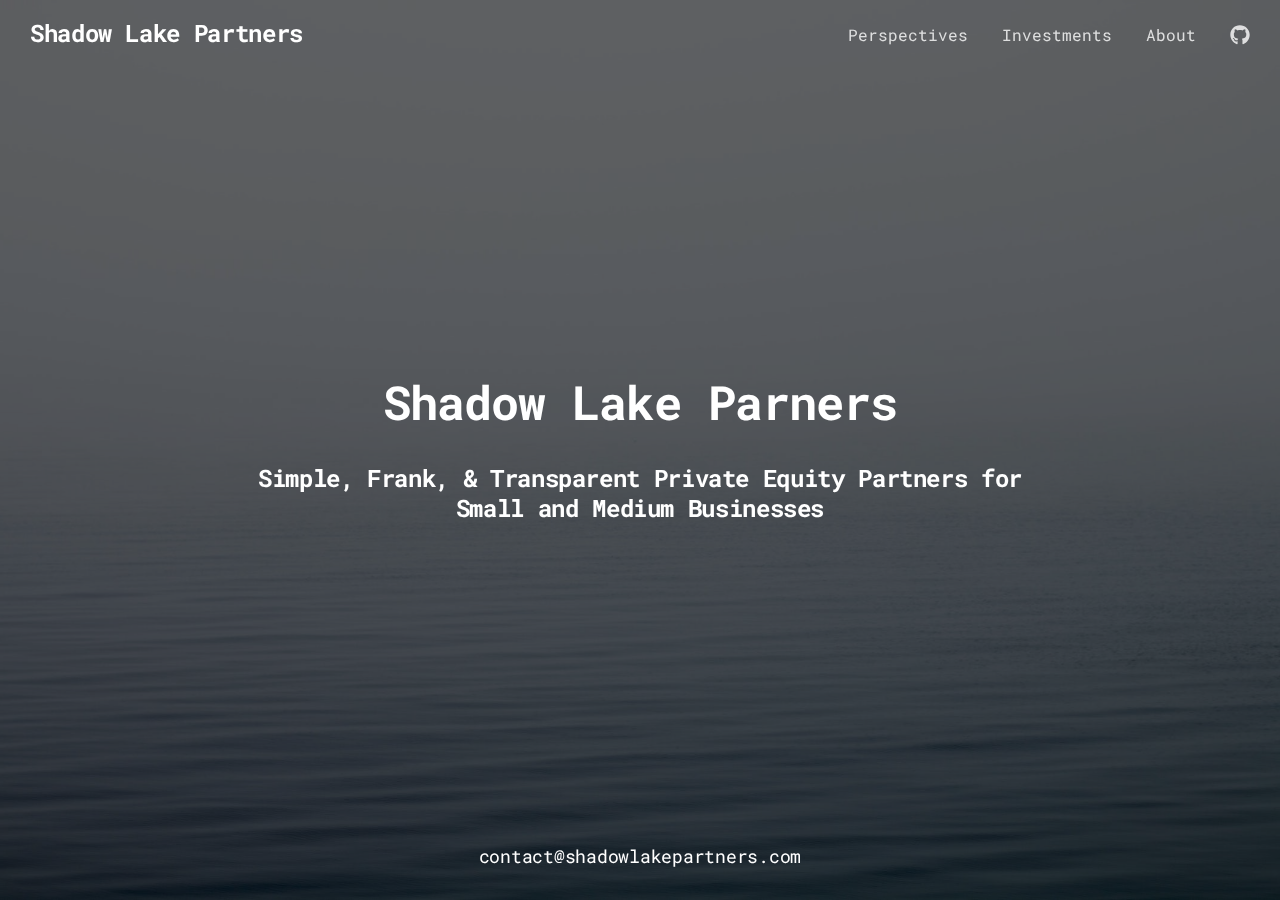
<file: index.html>
<!doctype html>
<html>
<head>

    <!-- main header info -->
    <meta charset="UTF-8">
    <meta name="viewport" content="width=device-width, height=device-height, initial-scale=1.0">
    <meta name="apple-mobile-web-app-capable" content="yes" />
    <base href="./">
    <title>Shadow Lake Partners</title>
    <meta property="og:title" content="Shadow Lake Partners" />
    <meta name="twitter:title" content="Shadow Lake Partners" />

    <!-- google fonts -->
    <link rel="preconnect" href="https://fonts.googleapis.com">
    <link rel="preconnect" href="https://fonts.gstatic.com" crossorigin>
    <link href="https://fonts.googleapis.com/css2?family=Roboto+Mono&display=swap" rel="stylesheet">

    <!-- Compressed Styles -->
    <link href="css/slides.min.css?521351" rel="stylesheet" type="text/css">
    <link href="css/custom.css" rel="stylesheet">

    <!-- Fonts and Material Icons -->
    <style>
        .slides { font-family: 'Roboto Mono', monospace; }
    </style>
    <link rel="shortcut icon" type="image/x-icon" href="favicon.ico">

     
</head>
<body class="slides animated noPreload">
<svg id="customSvgLibrary" xmlns="http://www.w3.org/2000/svg" style="display:none" id="customSvgLibrary">
  
  <!-- <symbol id="logo" viewBox="0 0 106 31"><title>Slides Framework</title><path d="M17.413 14.04c-.56-5.84-5.6-7-8.52-7-4.6 0-8.6 2.92-8.6 7.52 0 3 2.4 4.88 5.28 5.8 4.24 1.64 5.88 1.84 5.88 3.36 0 1.08-1.2 1.72-2.32 1.72-.28 0-2.24 0-2.52-2.04h-6.6c.6 5.84 5.68 7.36 9.04 7.36 4.92 0 9.04-2.88 9.04-7.76 0-4.8-4-5.92-7.76-6.96-1.76-.52-3.4-1.2-3.4-2.2 0-.6.48-1.48 1.88-1.48 1.96 0 2.04 1.2 2.08 1.68h6.52zm2.222 15.96h6.64v-29.6h-6.64v29.6zm9.662-24.56h6.64v-5.04h-6.64v5.04zm0 24.56h6.64v-22.2h-6.64v22.2zm32.782-29.6h-6.64v9.28c-.72-.72-2.6-2.64-6.52-2.64-5.64 0-11 4.28-11 11.8 0 6.68 4.4 11.88 11.12 11.88 4.48 0 6.08-2.2 6.72-3.12v2.4h6.32v-29.6zm-17.52 18.4c0-2.56 1.8-5.56 5.64-5.56 1.56 0 2.96.56 3.96 1.56 1 .96 1.64 2.32 1.64 3.92.08 1.64-.52 3.08-1.56 4.12s-2.52 1.68-4.12 1.68c-3.12 0-5.56-2.28-5.56-5.68v-.04zm42.502 2.4c.52-4.08-.32-7.64-3.12-10.64-2.08-2.2-5-3.52-8.4-3.52-6.76 0-11.64 5.72-11.64 11.92 0 6.6 5.4 11.76 11.76 11.76 2.28 0 4.48-.68 6.32-2 1.88-1.28 3.44-3.2 4.52-5.68h-6.8c-.8 1.16-1.92 2.08-4.04 2.08-2.6 0-4.84-1.56-5.12-3.92h16.52zm-16.44-5.04c.16-1.04 1.52-3.52 4.96-3.52s4.8 2.48 4.96 3.52h-9.92zm34.502-2.12c-.56-5.84-5.6-7-8.52-7-4.6 0-8.6 2.92-8.6 7.52 0 3 2.4 4.88 5.28 5.8 4.24 1.64 5.88 1.84 5.88 3.36 0 1.08-1.2 1.72-2.32 1.72-.28 0-2.24 0-2.52-2.04h-6.6c.6 5.84 5.68 7.36 9.04 7.36 4.92 0 9.04-2.88 9.04-7.76 0-4.8-4-5.92-7.76-6.96-1.76-.52-3.4-1.2-3.4-2.2 0-.6.48-1.48 1.88-1.48 1.96 0 2.04 1.2 2.08 1.68h6.52z"/></symbol> -->
  <!-- <symbol id="close" viewBox="0 0 30 30"><path d="M15 0c-8.3 0-15 6.7-15 15s6.7 15 15 15 15-6.7 15-15-6.7-15-15-15zm5.7 19.3c.4.4.4 1 0 1.4-.2.2-.4.3-.7.3s-.5-.1-.7-.3l-4.3-4.3-4.3 4.3c-.2.2-.4.3-.7.3s-.5-.1-.7-.3c-.4-.4-.4-1 0-1.4l4.3-4.3-4.3-4.3c-.4-.4-.4-1 0-1.4s1-.4 1.4 0l4.3 4.3 4.3-4.3c.4-.4 1-.4 1.4 0s.4 1 0 1.4l-4.3 4.3 4.3 4.3z"/></symbol> -->
  <!-- <symbol id="arrow-left" viewBox="0 0 29 56"><path d="M28.7.3c.4.4.4 1 0 1.4l-26.3 26.3 26.3 26.3c.4.4.4 1 0 1.4-.4.4-1 .4-1.4 0l-27-27c-.4-.4-.4-1 0-1.4l27-27c.3-.3 1-.4 1.4 0z"/></symbol> -->
  <!-- <symbol id="arrow-right" viewBox="0 0 29 56"><path d="M.3 55.7c-.4-.4-.4-1 0-1.4l26.3-26.3-26.3-26.3c-.4-.4-.4-1 0-1.4.4-.4 1-.4 1.4 0l27 27c.4.4.4 1 0 1.4l-27 27c-.3.3-1 .4-1.4 0z"/></symbol> -->
  <!-- <symbol id="back" viewBox="0 0 20 20"><path d="M2.3 10.7l5 5c.4.4 1 .4 1.4 0s.4-1 0-1.4l-3.3-3.3h11.6c.6 0 1-.4 1-1s-.4-1-1-1h-11.6l3.3-3.3c.4-.4.4-1 0-1.4-.2-.2-.4-.3-.7-.3s-.5.1-.7.3l-5 5c-.2.2-.3.5-.3.7 0 .2.1.5.3.7z"/></symbol> -->
  <symbol id="menu" viewBox="0 0 18 18"><path d="M16 5h-14c-.6 0-1-.4-1-1 0-.5.4-1 1-1h14c.5 0 1 .4 1 1s-.4 1-1 1zm-14 5h14c.5 0 1-.4 1-1 0-.5-.4-1-1-1h-14c-.6 0-1 .4-1 1s.4 1 1 1zm14 3h-14c-.5 0-1 .4-1 1 0 .5.4 1 1 1h14c.5 0 1-.4 1-1s-.4-1-1-1z"/></symbol>
  <!-- <symbol id="share" viewBox="0 0 18 18"><path d="M16 8c-.6 0-1 .4-1 1v6h-12v-6c0-.6-.4-1-1-1s-1 .4-1 1v6c0 1.1.9 2 2 2h12c1.1 0 2-.9 2-2v-6c0-.6-.4-1-1-1zm-2.3-2.3c.4-.4.4-1 0-1.4l-4-4c-.4-.4-1-.4-1.4 0l-4 4c-.4.4-.4 1 0 1.4s1 .4 1.4 0l2.3-2.3v7.6c0 .6.4 1 1 1s1-.4 1-1v-7.6l2.3 2.3c.4.4 1 .4 1.4 0z"/></symbol> -->
  <!-- <symbol id="arrow-down" viewBox="0 0 24 24"><path d="M12 18c-.2 0-.5-.1-.7-.3l-11-10c-.4-.4-.4-1-.1-1.4.4-.4 1-.4 1.4-.1l10.4 9.4 10.3-9.4c.4-.4 1-.3 1.4.1.4.4.3 1-.1 1.4l-11 10c-.1.2-.4.3-.6.3z"/></symbol> -->
  <!-- <symbol id="arrow-up" viewBox="0 0 24 24"><path d="M11.9 5.9c.2 0 .5.1.7.3l11 10c.4.4.4 1 .1 1.4-.4.4-1 .4-1.4.1l-10.4-9.4-10.3 9.4c-.4.4-1 .3-1.4-.1-.4-.4-.3-1 .1-1.4l11-10c.1-.2.4-.3.6-.3z"/></symbol> -->
  <!-- <symbol id="arrow-top" viewBox="0 0 18 18"><path d="M15.7 7.3l-6-6c-.4-.4-1-.4-1.4 0l-6 6c-.4.4-.4 1 0 1.4.4.4 1 .4 1.4 0l4.3-4.3v11.6c0 .6.4 1 1 1s1-.4 1-1v-11.6l4.3 4.3c.2.2.4.3.7.3s.5-.1.7-.3c.4-.4.4-1 0-1.4z"/></symbol> -->
  <!-- <symbol id="play" viewBox="0 0 30 30"><path d="M7 30v-30l22 15z"/></symbol> -->
  <!-- <symbol id="chat" viewBox="0 0 18 18"><path d="M5,17c-0.2,0-0.3,0-0.4-0.1C4.2,16.7,4,16.4,4,16v-2H2c-1.1,0-2-0.9-2-2V3c0-1.1,0.9-2,2-2h14c1.1,0,2,0.9,2,2v9 c0,1.1-0.9,2-2,2H9.3l-3.7,2.8C5.4,16.9,5.2,17,5,17z M2,12h3.5C5.8,12,6,12.2,6,12.5V14l2.4-1.8C8.6,12.1,8.8,12,9,12h7V3H2V12z M13,7H5C4.4,7,4,6.6,4,6s0.4-1,1-1h8c0.6,0,1,0.4,1,1S13.6,7,13,7z M13,10H5c-0.6,0-1-0.4-1-1s0.4-1,1-1h8c0.6,0,1,0.4,1,1 S13.6,10,13,10z"/></symbol> -->
  <!-- <symbol id="mail" viewBox="0 0 18 18"><path d="M16 2h-14c-1.1 0-2 .9-2 2v10c0 1.1.9 2 2 2h14c1.1 0 2-.9 2-2v-10c0-1.1-.9-2-2-2zm0 2v.5l-7 4.3-7-4.4v-.4h14zm-14 10v-7.2l6.5 4c.1.1.3.2.5.2s.4-.1.5-.2l6.5-4v7.2h-14z"/></symbol> -->
  <!-- <symbol id="sound-on" viewBox="0 0 18 18"><path d="M8.5,0.1C8.1-0.1,7.7,0,7.4,0.2L3.7,3H2C0.9,3,0,3.9,0,5v6c0,1.1,0.9,2,2,2h1.7l3.7,2.8C7.6,15.9,7.8,16,8,16 c0.2,0,0.3,0,0.4-0.1C8.8,15.7,9,15.4,9,15V1C9,0.6,8.8,0.3,8.5,0.1z M7,13l-2.4-1.8C4.4,11.1,4.2,11,4,11l-2,0l0-6h2 c0.2,0,0.4-0.1,0.6-0.2L7,3V13z M11.7,9.9l0.7,1.9C13.9,11.2,15,9.7,15,8c0-1.7-1.1-3.2-2.7-3.8l-0.7,1.9C12.5,6.4,13,7.2,13,8C13,8.9,12.5,9.6,11.7,9.9z M12.2,1.1l-0.3,2C14.3,3.5,16,5.6,16,8s-1.8,4.5-4.2,4.9l0.3,2C15.6,14.3,18,11.4,18,8C18,4.6,15.6,1.7,12.2,1.1z"/></symbol> -->
  <!-- <symbol id="sound-off" viewBox="0 0 18 18"><path d="M15.9,8l1.8-1.8c0.4-0.4,0.4-1,0-1.4s-1-0.4-1.4,0l-1.8,1.8l-1.8-1.8c-0.4-0.4-1-0.4-1.4,0s-0.4,1,0,1.4L13.1,8l-1.8,1.8 c-0.4,0.4-0.4,1,0,1.4c0.2,0.2,0.5,0.3,0.7,0.3s0.5-0.1,0.7-0.3l1.8-1.8l1.8,1.8c0.2,0.2,0.5,0.3,0.7,0.3s0.5-0.1,0.7-0.3 c0.4-0.4,0.4-1,0-1.4L15.9,8z M8.5,0.1C8.1-0.1,7.7,0,7.4,0.2L3.7,3H2C0.9,3,0,3.9,0,5v6c0,1.1,0.9,2,2,2h1.7l3.7,2.8C7.6,15.9,7.8,16,8,16 c0.2,0,0.3,0,0.4-0.1C8.8,15.7,9,15.4,9,15V1C9,0.6,8.8,0.3,8.5,0.1z M7,13l-2.4-1.8C4.4,11.1,4.2,11,4,11l-2,0l0-6h2 c0.2,0,0.4-0.1,0.6-0.2L7,3V13z"/></symbol> -->
  
  <!-- social -->
  <!-- <symbol id="apple" viewBox="-1 1 24 24"><path d="M17.6 13.8c0-3 2.5-4.5 2.6-4.6-1.4-2.1-3.6-2.3-4.4-2.4-1.9-.2-3.6 1.1-4.6 1.1-.9 0-2.4-1.1-4-1-2 0-3.9 1.2-5 3-2.1 3.7-.5 9.1 1.5 12.1 1 1.5 2.2 3.1 3.8 3 1.5-.1 2.1-1 3.9-1s2.4 1 4 1 2.7-1.5 3.7-2.9c1.2-1.7 1.6-3.3 1.7-3.4-.1-.1-3.2-1.3-3.2-4.9zm-3.1-9c.8-1 1.4-2.4 1.2-3.8-1.2 0-2.7.8-3.5 1.8-.8.9-1.5 2.3-1.3 3.7 1.4.1 2.8-.7 3.6-1.7z"/></symbol> -->
  <!-- <symbol id="dribbble" viewBox="0 0 24 24"><path d="M12 0c-6.7 0-12 5.3-12 12s5.3 12 12 12 12-5.3 12-12-5.3-12-12-12zm7.9 5.7c1.3 1.7 2.1 3.9 2.3 6.1-.4-.1-2.4-.4-4.7-.4-.8 0-1.5 0-2.3.1 0-.1-.1-.3-.3-.5l-.7-1.5c3.7-1.4 5.3-3.4 5.7-3.8zm-7.9-3.8c2.5 0 4.9.9 6.7 2.5-.3.4-1.9 2.3-5.2 3.6-1.6-2.9-3.3-5.3-3.7-5.9.6-.1 1.4-.2 2.2-.2zm-4.4 1c.4.6 2.1 3 3.7 5.8-4.4 1.2-8.2 1.2-9.2 1.2h-.1c.8-3.1 2.9-5.6 5.6-7zm-5.7 9.1v-.3h.3c1.2 0 5.6-.1 10.1-1.5l.8 1.6c-.1 0-.3 0-.4.1-5.1 1.6-7.9 6-8.3 6.7-1.6-1.7-2.5-4.1-2.5-6.6zm10.1 10.1c-2.3 0-4.4-.8-6.1-2.1.3-.5 2.4-4.4 7.9-6.3 1.3 3.6 2 6.7 2.1 7.6-1.2.6-2.6.8-3.9.8zm5.7-1.8c-.1-.8-.7-3.6-2-7.1.7-.1 1.3-.1 2-.1 2.1 0 3.7.4 4.1.5-.3 2.8-1.8 5.2-4.1 6.7z"/></symbol> -->
  <!-- <symbol id="facebook" viewBox="0 0 24 24"><path d="M24 1.3v21.3c0 .7-.6 1.3-1.3 1.3h-6.1v-9.3h3.1l.5-3.6h-3.6v-2.2c0-1.1.3-1.8 1.8-1.8h1.9v-3.2c-.3 0-1.5-.1-2.8-.1-2.8 0-4.7 1.7-4.7 4.8v2.7h-3.1v3.6h3.1v9.2h-11.5c-.7 0-1.3-.6-1.3-1.3v-21.4c0-.7.6-1.3 1.3-1.3h21.3c.8 0 1.4.6 1.4 1.3z"/></symbol> -->
  <!-- <symbol id="facebook2" viewBox="0 0 512 512"><path d="M288 176v-64c0-17.664 14.336-32 32-32h32v-80h-64c-53.024 0-96 42.976-96 96v80h-64v80h64v256h96v-256h64l32-80h-96z"/></symbol> -->
  <!-- <symbol id="fb-like" viewBox="0 0 20 20"><path d="M0 8v12h5v-12h-5zm2.5 10.8c-.4 0-.8-.3-.8-.8 0-.4.3-.8.8-.8s.8.3.8.8c0 .4-.4.8-.8.8zm3.5-.8h9.5c1.1 0 1.7-1 1.7-1.7 0-.3-.4-1-.4-1 1.4-.3 1.7-1.2 1.7-1.7-.1-.5-.3-.9-.5-1 1-.4 1.5-1.1 1.4-1.9-.1-.8-1-1.5-1-1.5 1-.6.9-1.5.9-1.5-.3-1.3-1.5-1.7-1.7-1.7h-5.6s.3-.5.3-2.4-1.3-3.6-2.6-3.6c0 0-.7.1-1 .3v3.5l-2.7 4.4v9.8z"/></symbol> -->
  <!-- <symbol id="googlePlus" viewBox="0 1 24 24"><path d="M7.8 13.5h4.6c-.6 2-2.5 3.4-4.6 3.4-2.7 0-4.9-2.2-4.9-4.9s2.2-4.9 4.9-4.9c1.1 0 2.1.3 3 1l1.8-2.4c-1.4-1.1-3-1.6-4.8-1.6-4.3 0-7.9 3.5-7.9 7.9s3.5 7.9 7.9 7.9 7.9-3.5 7.9-7.9v-1.5h-7.9v3zM21.7 11v-2.2h-2v2.2h-2.2v2h2.2v2.2h2v-2.2h2.2v-2z"/></symbol> -->
  <!-- <symbol id="instagram" viewBox="0 0 20 20"><circle cx="10" cy="10" r="3.3"/><path d="M13,0H7C2.2,0,0,2.2,0,7v6c0,4.8,2.1,7,7,7h6c4.8,0,7-2.2,7-7V7C20,2.2,17.9,0,13,0z M10,15.1c-2.8,0-5.1-2.3-5.1-5.1 S7.2,4.9,10,4.9s5.1,2.3,5.1,5.1S12.8,15.1,10,15.1z M15.3,5.9c-0.7,0-1.2-0.5-1.2-1.2c0-0.7,0.5-1.2,1.2-1.2s1.2,0.5,1.2,1.2 C16.5,5.3,16,5.9,15.3,5.9z"/></symbol> -->
  <!-- <symbol id="behance" viewBox="0 0 511.958 511.958"><path d="M210.624 240.619c10.624-5.344 18.656-11.296 24.16-17.728 9.792-11.584 14.624-26.944 14.624-45.984 0-18.528-4.832-34.368-14.496-47.648-16.128-21.632-43.424-32.704-82.016-33.28h-152.896v312.096h142.56c16.064 0 30.944-1.376 44.704-4.192 13.76-2.848 25.664-8.064 35.744-15.68 8.96-6.624 16.448-14.848 22.4-24.544 9.408-14.656 14.112-31.264 14.112-49.76 0-17.92-4.128-33.184-12.32-45.728-8.288-12.544-20.448-21.728-36.576-27.552zm-147.552-90.432h68.864c15.136 0 27.616 1.632 37.408 4.864 11.328 4.704 16.992 14.272 16.992 28.864 0 13.088-4.32 22.24-12.864 27.392-8.608 5.152-19.776 7.744-33.472 7.744h-76.928v-68.864zm108.896 198.24c-7.616 3.68-18.336 5.504-32.064 5.504h-76.832v-83.232h77.888c13.568.096 24.128 1.888 31.68 5.248 13.44 6.08 20.128 17.216 20.128 33.504 0 19.2-6.912 32.128-20.8 38.976zM327.168 110.539h135.584v38.848h-135.584zM509.856 263.851c-2.816-18.08-9.024-33.984-18.688-47.712-10.592-15.552-24.032-26.944-40.384-34.144-16.288-7.232-34.624-10.848-55.04-10.816-34.272 0-62.112 10.72-83.648 32-21.472 21.344-32.224 52.032-32.224 92.032 0 42.656 11.872 73.472 35.744 92.384 23.776 18.944 51.232 28.384 82.4 28.384 37.728 0 67.072-11.232 88.032-33.632 13.408-14.144 20.992-28.064 22.656-41.728h-62.464c-3.616 6.752-7.808 12.032-12.608 15.872-8.704 7.04-20.032 10.56-33.92 10.56-13.216 0-24.416-2.912-33.76-8.704-15.424-9.28-23.488-25.536-24.512-48.672h170.464c.256-19.936-.384-35.264-2.048-45.824zm-166.88 5.984c2.24-15.008 7.68-26.912 16.32-35.712 8.64-8.768 20.864-13.184 36.512-13.216 14.432 0 26.496 4.128 36.32 12.416 9.696 8.352 15.168 20.48 16.288 36.512h-105.44z"/></symbol> -->
  <symbol id="linkedin" viewBox="0 0 24 24"><path d="M5.9 21.9h-4.7v-14.2h4.7v14.2zm-2.3-16.1c-1.6 0-2.6-1.1-2.6-2.5s1-2.5 2.7-2.5c1.6 0 2.6 1 2.6 2.5-.1 1.4-1.2 2.5-2.7 2.5zm19.2 16.1h-4.7v-7.6c0-2-.7-3.3-2.3-3.3-1.3 0-2.1.9-2.5 1.7-.1.3-.1.8-.1 1.2v7.9h-4.7v-14.1h4.7v2c.7-.9 1.7-2.3 4.3-2.3 3.1 0 5.5 2.1 5.5 6.4v8.2h-.2z"/></symbol>
  <!-- <symbol id="medium" viewBox="0 0 130.8 104"><path d="M15.5 21.2c.2-1.6-.5-3.2-1.7-4.3l-12.1-14.7v-2.2h38l29.3 64.4 25.8-64.4h36.2v2.2l-10.5 10c-.9.7-1.3 1.8-1.2 2.9v73.7c0 1.1.3 2.2 1.2 2.9l10.2 10v2.2h-51.3v-2.2l10.6-10.2c1-1 1-1.3 1-2.9v-59.6l-29.4 74.7h-4l-34.2-74.7v50.3c0 2.2.4 4.2 1.9 5.7l13.7 16.8v2.2h-39v-2.2l13.8-16.7c1.5-1.5 1.8-3.3 1.8-5.7l-.1-58.2z"/></symbol> -->
  <!-- <symbol id="pinterest" viewBox="0 0 24 24"><path d="M5.9 13.9c1.2-2-.4-2.5-.6-4-1-6.1 7.1-10.2 11.4-6 2.9 2.9 1 12-3.7 11-4.6-.9 2.2-8.1-1.4-9.5-3-1.1-4.6 3.6-3.2 5.9-.8 4-2.5 7.7-1.8 12.7 2.3-1.7 3.1-4.8 3.7-8.1 1.2.7 1.8 1.4 3.3 1.5 5.5.4 8.6-5.4 7.8-10.7-.7-4.7-5.5-7.1-10.6-6.6-4.1.4-8.1 3.7-8.3 8.3-.1 2.8.7 4.9 3.4 5.5z"/></symbol> -->
  <!-- <symbol id="stumbleupon" viewBox="0 0 24 24"><path d="M13.3 9.6l1.6.8 2.5-.8v-1.4c0-3-2.4-5.4-5.4-5.4s-5.4 2.4-5.4 5.4v7.5c0 .7-.6 1.3-1.3 1.3s-1.3-.6-1.3-1.3v-3.2h-4v3.2c0 3 2.4 5.4 5.4 5.4s5.4-2.4 5.4-5.4v-7.5c0-.7.6-1.3 1.3-1.3s1.3.6 1.3 1.3l-.1 1.4zm6.6 2.9v3.2c0 .7-.6 1.3-1.3 1.3s-1.3-.6-1.3-1.3v-3.2l-2.5.8-1.6-.8v3.2c0 3 2.4 5.4 5.4 5.4s5.4-2.4 5.4-5.4v-3.2h-4.1z"/></symbol> -->
  <!-- <symbol id="twitter" viewBox="0 1 24 23"><path d="M21.5 7.6v.6c0 6.6-5 14.1-14 14.1-2.8 0-5.4-.8-7.6-2.2l1.2.1c2.3 0 4.4-.8 6.1-2.1-2.2 0-4-1.5-4.6-3.4.3.1.6.1.9.1.5 0 .9-.1 1.3-.2-2.1-.6-3.8-2.6-3.8-5 .7.4 1.4.6 2.2.6-1.3-.9-2.2-2.4-2.2-4.1 0-.9.2-1.8.7-2.5 2.4 3 6.1 5 10.2 5.2-.1-.4-.1-.7-.1-1.1 0-2.7 2.2-5 4.9-5 1.4 0 2.7.6 3.6 1.6 1-.3 2.1-.7 3-1.3-.4 1.2-1.1 2.1-2.2 2.7 1-.1 1.9-.4 2.8-.8-.6 1.1-1.4 2-2.4 2.7z"/></symbol> -->
  <!-- <symbol id="tumblr" viewBox="0 0 23 23"><path d="M12.573 4.94v-4.94h-3.188c-.072.183-.11.4-.11.622-.034.107-.072.184-.072.293-.328 1.829-1.28 3.11-2.892 3.807-.476.218-.914.253-1.39.218v3.987h2.342c.039 5.603.039 8.493.039 8.64v.332c.294 2.449 1.573 3.914 3.843 4.463.914.257 1.901.366 2.892.366 1.279-.036 2.525-.256 3.771-.659v-4.685c-.731.22-1.395.402-1.977.583-1.135.333-2.087.113-2.857-.619-.073-.11-.183-.257-.221-.403-.106-.586-.178-1.206-.178-1.795v-6.222h5.083v-3.988h-5.085z"/></symbol> -->
  <!-- <symbol id="xing" viewBox="0 0 24 24"><path d="M3.647 4.74c-.208 0-.384.073-.472.216-.091.148-.077.338.02.531l2.34 4.051v.02l-3.678 6.49c-.096.191-.091.383 0 .531.088.142.244.236.452.236h3.461c.518 0 .767-.349.944-.669l3.737-6.608-2.38-4.15c-.172-.307-.433-.649-.964-.649h-3.46zm14.542-4.74c-.517 0-.741.326-.927.659l-7.702 13.658 4.918 9.023c.172.307.437.659.967.659h3.457c.208 0 .371-.079.459-.221.092-.148.09-.343-.007-.535l-4.88-8.915v-.023l7.664-13.551c.096-.191.098-.386.007-.534-.088-.142-.252-.221-.46-.221h-3.496z"/></symbol> -->
  <!-- <symbol id="whatsapp" viewBox="0 0 512 512"><path d="M256.064 0h-.128c-141.152 0-255.936 114.816-255.936 256 0 56 18.048 107.904 48.736 150.048l-31.904 95.104 98.4-31.456c40.48 26.816 88.768 42.304 140.832 42.304 141.152 0 255.936-114.848 255.936-256s-114.784-256-255.936-256zm148.96 361.504c-6.176 17.44-30.688 31.904-50.24 36.128-13.376 2.848-30.848 5.12-89.664-19.264-75.232-31.168-123.68-107.616-127.456-112.576-3.616-4.96-30.4-40.48-30.4-77.216s18.656-54.624 26.176-62.304c6.176-6.304 16.384-9.184 26.176-9.184 3.168 0 6.016.16 8.576.288 7.52.32 11.296.768 16.256 12.64 6.176 14.88 21.216 51.616 23.008 55.392 1.824 3.776 3.648 8.896 1.088 13.856-2.4 5.12-4.512 7.392-8.288 11.744-3.776 4.352-7.36 7.68-11.136 12.352-3.456 4.064-7.36 8.416-3.008 15.936 4.352 7.36 19.392 31.904 41.536 51.616 28.576 25.44 51.744 33.568 60.032 37.024 6.176 2.56 13.536 1.952 18.048-2.848 5.728-6.176 12.8-16.416 20-26.496 5.12-7.232 11.584-8.128 18.368-5.568 6.912 2.4 43.488 20.48 51.008 24.224 7.52 3.776 12.48 5.568 14.304 8.736 1.792 3.168 1.792 18.048-4.384 35.52z"/></symbol> -->
  <!-- <symbol id="youtube" viewBox="0 0 24 24"><path d="M23.6 6.3c-.3-1.2-1.4-2.2-2.6-2.3-3-.3-6-.3-9-.3s-6 0-9 .3c-1.2.1-2.3 1.1-2.6 2.3-.4 1.8-.4 3.8-.4 5.7 0 1.9 0 3.9.4 5.7.3 1.2 1.4 2.2 2.6 2.3 3 .3 6 .3 9 .3s6 0 9-.3c1.3-.1 2.3-1.1 2.6-2.4.4-1.7.4-3.7.4-5.6 0-1.9 0-3.9-.4-5.7zm-14.1 9v-6.6l6.5 3.3-6.5 3.3z"/></symbol> -->

</svg>

<!-- Navigation -->
<nav class="side ">
  <div class="navigation default">
  </div>
</nav>

<!-- Navbar -->
<nav class="panel top">
  <div class="sections desktop">

    <div class="left">
      <a href="index.html" title="Shadow Lake Partners">
          <h5>Shadow Lake Partners</h5>
      </a>
    </div>

    <!-- placeholder for the typewriter effect (to be figured out later) -->
    <!-- <div class="flex left">
      <a href="index.html" title="Shadow Lake Partners">
        <div class="col-1-12">
          <h5 class="typewriter" style="max-width:100%;">Shadow Lake Partners</h5>
        </div>
      </a>
    </div> -->

  <div class="right">
    <ul class="menu trim">
      <li><a href="perspectives.html">Perspectives</a></li>
      <li><a href="investments.html">Investments</a></li>
      <li><a href="about.html">About</a></li>
      <!-- <li class="cropRight"><a class="trimRight shift-up-2" href="https://kentuckybenjamin.github.io" target="_blank"><svg><use xmlns:xlink="http://www.w3.org/1999/xlink" xlink:href="#linkedin"></use></svg></a></li> -->
      <li class="cropRight"><a href="https://github.com/shadow-lake-partners/" class="trimRight shift-up-2" aria-label="Pico GitHub repository"><svg aria-hidden="true" focusable="false" role="img" xmlns="http://www.w3.org/2000/svg" viewBox="0 0 496 512" height="16px"><path fill="currentColor" d="M165.9 397.4c0 2-2.3 3.6-5.2 3.6-3.3.3-5.6-1.3-5.6-3.6 0-2 2.3-3.6 5.2-3.6 3-.3 5.6 1.3 5.6 3.6zm-31.1-4.5c-.7 2 1.3 4.3 4.3 4.9 2.6 1 5.6 0 6.2-2s-1.3-4.3-4.3-5.2c-2.6-.7-5.5.3-6.2 2.3zm44.2-1.7c-2.9.7-4.9 2.6-4.6 4.9.3 2 2.9 3.3 5.9 2.6 2.9-.7 4.9-2.6 4.6-4.6-.3-1.9-3-3.2-5.9-2.9zM244.8 8C106.1 8 0 113.3 0 252c0 110.9 69.8 205.8 169.5 239.2 12.8 2.3 17.3-5.6 17.3-12.1 0-6.2-.3-40.4-.3-61.4 0 0-70 15-84.7-29.8 0 0-11.4-29.1-27.8-36.6 0 0-22.9-15.7 1.6-15.4 0 0 24.9 2 38.6 25.8 21.9 38.6 58.6 27.5 72.9 20.9 2.3-16 8.8-27.1 16-33.7-55.9-6.2-112.3-14.3-112.3-110.5 0-27.5 7.6-41.3 23.6-58.9-2.6-6.5-11.1-33.3 2.6-67.9 20.9-6.5 69 27 69 27 20-5.6 41.5-8.5 62.8-8.5s42.8 2.9 62.8 8.5c0 0 48.1-33.6 69-27 13.7 34.7 5.2 61.4 2.6 67.9 16 17.7 25.8 31.5 25.8 58.9 0 96.5-58.9 104.2-114.8 110.5 9.2 7.9 17 22.9 17 46.4 0 33.7-.3 75.4-.3 83.6 0 6.5 4.6 14.4 17.3 12.1C428.2 457.8 496 362.9 496 252 496 113.3 383.5 8 244.8 8zM97.2 352.9c-1.3 1-1 3.3.7 5.2 1.6 1.6 3.9 2.3 5.2 1 1.3-1 1-3.3-.7-5.2-1.6-1.6-3.9-2.3-5.2-1zm-10.8-8.1c-.7 1.3.3 2.9 2.3 3.9 1.6 1 3.6.7 4.3-.7.7-1.3-.3-2.9-2.3-3.9-2-.6-3.6-.3-4.3.7zm32.4 35.6c-1.6 1.3-1 4.3 1.3 6.2 2.3 2.3 5.2 2.6 6.5 1 1.3-1.3.7-4.3-1.3-6.2-2.2-2.3-5.2-2.6-6.5-1zm-11.4-14.7c-1.6 1-1.6 3.6 0 5.9 1.6 2.3 4.3 3.3 5.6 2.3 1.6-1.3 1.6-3.9 0-6.2-1.4-2.3-4-3.3-5.6-2z"></path></svg></a></li>
    </ul>
  </div>
  </div>
  <div class="sections compact hidden">
    <!-- <div class="left">
      <a href="index.html" title="placeholder">
        <h5>Shadow Lake</h5>
      </a>
    </div> -->
    <!-- <div class="left"><a href="#" title="Slides Framework"><svg style="width:82px;height:24px"><use xmlns:xlink="http://www.w3.org/1999/xlink" xlink:href="#logo"></use></svg></a></div> -->
    <div class="right"><span class="button actionButton sidebarTrigger" data-sidebar-id="1"><svg><use xmlns:xlink="http://www.w3.org/1999/xlink" xlink:href="#menu"></use></svg></span></div>
  </div>
</nav>

<!-- Sidebar -->
<nav class="sidebar" data-sidebar-id="1">
  <div class="close"><svg><use xmlns:xlink="http://www.w3.org/1999/xlink" xlink:href="#close"></use></svg></div>
  <div class="content">
    <!-- <a href="#" class="logo"><svg width="100" height="30"><use xmlns:xlink="http://www.w3.org/1999/xlink" xlink:href="#logo"></use></svg></a>-->
    <a href="index.html" title="placeholder">
      <h5>Shadow Lake</h5>
    </a>
    <ul class="mainMenu margin-top-3">
      <li><a href="perspectives.html">Perspectives</a></li>
      <li><a href="investments.html">Investments</a></li>
      <li><a href="about.html">About</a></li>
    </ul>
    <ul class="subMenu small opacity-8">
      <li><a href="contact.html">Contact</a></li>
      <li><a href="#">Sitemap</a></li>
      <li><a href="#">Bug Bounty</a></li>
      <li><a href="#">Privacy Policy</a></li>
      <li><a href="#">Scraping Policy</a></li>
    </ul>
    <ul class="social opacity-8">
      <li><a href="#"><svg><use xmlns:xlink="http://www.w3.org/1999/xlink" xlink:href="#linkedin"></use></svg></a></li>
      <li><a href="https://kentuckybenjamin.github.io"><svg aria-hidden="true" focusable="false" role="img" xmlns="http://www.w3.org/2000/svg" viewBox="0 0 496 512" height="16px"><path fill="currentColor" d="M165.9 397.4c0 2-2.3 3.6-5.2 3.6-3.3.3-5.6-1.3-5.6-3.6 0-2 2.3-3.6 5.2-3.6 3-.3 5.6 1.3 5.6 3.6zm-31.1-4.5c-.7 2 1.3 4.3 4.3 4.9 2.6 1 5.6 0 6.2-2s-1.3-4.3-4.3-5.2c-2.6-.7-5.5.3-6.2 2.3zm44.2-1.7c-2.9.7-4.9 2.6-4.6 4.9.3 2 2.9 3.3 5.9 2.6 2.9-.7 4.9-2.6 4.6-4.6-.3-1.9-3-3.2-5.9-2.9zM244.8 8C106.1 8 0 113.3 0 252c0 110.9 69.8 205.8 169.5 239.2 12.8 2.3 17.3-5.6 17.3-12.1 0-6.2-.3-40.4-.3-61.4 0 0-70 15-84.7-29.8 0 0-11.4-29.1-27.8-36.6 0 0-22.9-15.7 1.6-15.4 0 0 24.9 2 38.6 25.8 21.9 38.6 58.6 27.5 72.9 20.9 2.3-16 8.8-27.1 16-33.7-55.9-6.2-112.3-14.3-112.3-110.5 0-27.5 7.6-41.3 23.6-58.9-2.6-6.5-11.1-33.3 2.6-67.9 20.9-6.5 69 27 69 27 20-5.6 41.5-8.5 62.8-8.5s42.8 2.9 62.8 8.5c0 0 48.1-33.6 69-27 13.7 34.7 5.2 61.4 2.6 67.9 16 17.7 25.8 31.5 25.8 58.9 0 96.5-58.9 104.2-114.8 110.5 9.2 7.9 17 22.9 17 46.4 0 33.7-.3 75.4-.3 83.6 0 6.5 4.6 14.4 17.3 12.1C428.2 457.8 496 362.9 496 252 496 113.3 383.5 8 244.8 8zM97.2 352.9c-1.3 1-1 3.3.7 5.2 1.6 1.6 3.9 2.3 5.2 1 1.3-1 1-3.3-.7-5.2-1.6-1.6-3.9-2.3-5.2-1zm-10.8-8.1c-.7 1.3.3 2.9 2.3 3.9 1.6 1 3.6.7 4.3-.7.7-1.3-.3-2.9-2.3-3.9-2-.6-3.6-.3-4.3.7zm32.4 35.6c-1.6 1.3-1 4.3 1.3 6.2 2.3 2.3 5.2 2.6 6.5 1 1.3-1.3.7-4.3-1.3-6.2-2.2-2.3-5.2-2.6-6.5-1zm-11.4-14.7c-1.6 1-1.6 3.6 0 5.9 1.6 2.3 4.3 3.3 5.6 2.3 1.6-1.3 1.6-3.9 0-6.2-1.4-2.3-4-3.3-5.6-2z"></path></svg></a></li>
    </ul>    
    <!-- <ul class="social opacity-8">
      <li><a href="#"><svg><use xmlns:xlink="http://www.w3.org/1999/xlink" xlink:href="#facebook"></use></svg></a></li>
      <li><a href="#"><svg><use xmlns:xlink="http://www.w3.org/1999/xlink" xlink:href="#twitter"></use></svg></a></li>
      <li><a href="#"><svg><use xmlns:xlink="http://www.w3.org/1999/xlink" xlink:href="#instagram"></use></svg></a></li>
    </ul> -->
  </div>
</nav>

<!-- Slide -->
<section class="slide fade-6 kenBurns">
  <div class="content">
    <div class="container">
      <div class="wrap">
        
        <!-- <div class="fix-3-12">
          <svg height="77" class="wide ae-1 fromCenter"><use xmlns:xlink="http://www.w3.org/1999/xlink" xlink:href="#logo"></use></svg>
        </div> -->

        <!-- <div class="fix-3-12"> -->
        <div class="fix-6-12">
          <h2>Shadow Lake Parners</h2>
        </div>
        <br>
        <div class="fix-8-12">
          <h5>Simple, Frank, & Transparent Private Equity Partners for Small and Medium Businesses</h5>
        </div>
          
      </div>
    </div>
  </div>
  <div class="background" style="background-image:url(assets/img/background/image_02.jpg)"></div>
</section>

<!-- Panel Bottom #02 -->
<nav class="panel bottom forceMobileView">
  <div class="sections desktop">
    <div class="left"></div>
    <div class="center">
      <p>contact@shadowlakepartners.com</p>
    </div>
    <div class="right"></div>
  </div>
  <div class="sections compact hidden">
  </div>
</nav>

<!-- jQuery 3.5.1 -->
    <script src="https://ajax.googleapis.com/ajax/libs/jquery/3.5.1/jquery.min.js"></script>

    <!-- Compressed Scripts -->
    <script src="js/slides.min.js?521351" type="text/javascript"></script>
     
</body>
</html>
</file>
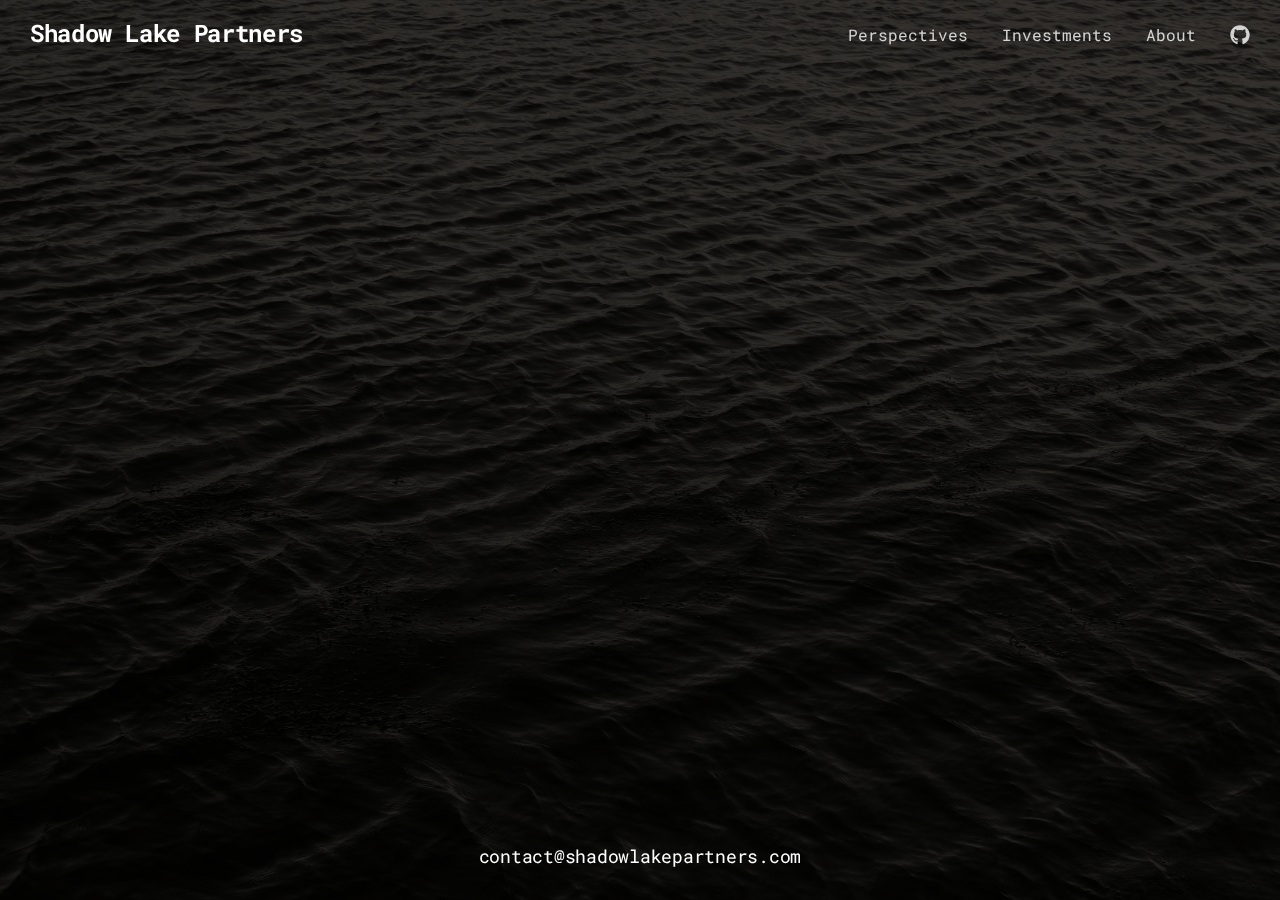
<file: about.html>
<!doctype html>
<html>
<head>

    <!-- main header info -->
    <meta charset="UTF-8">
    <meta name="viewport" content="width=device-width, height=device-height, initial-scale=1.0">
    <meta name="apple-mobile-web-app-capable" content="yes" />
    <base href="./">
    <title>Shadow Lake Partners</title>
    <meta property="og:title" content="Shadow Lake Partners" />
    <meta name="twitter:title" content="Shadow Lake Partners" />

    <!-- google fonts -->
    <link rel="preconnect" href="https://fonts.googleapis.com">
    <link rel="preconnect" href="https://fonts.gstatic.com" crossorigin>
    <link href="https://fonts.googleapis.com/css2?family=Roboto+Mono&display=swap" rel="stylesheet">

    <!-- Compressed Styles -->
    <link href="css/slides.min.css?521351" rel="stylesheet" type="text/css">
    <style>
        .slides { font-family: 'Roboto Mono', monospace; }        
    </style>
    <link rel="shortcut icon" type="image/x-icon" href="favicon.ico">
     
</head>
<body class="slides animated noPreload">
<svg id="customSvgLibrary" xmlns="http://www.w3.org/2000/svg" style="display:none" id="customSvgLibrary">
  
  <!-- <symbol id="logo" viewBox="0 0 106 31"><title>Slides Framework</title><path d="M17.413 14.04c-.56-5.84-5.6-7-8.52-7-4.6 0-8.6 2.92-8.6 7.52 0 3 2.4 4.88 5.28 5.8 4.24 1.64 5.88 1.84 5.88 3.36 0 1.08-1.2 1.72-2.32 1.72-.28 0-2.24 0-2.52-2.04h-6.6c.6 5.84 5.68 7.36 9.04 7.36 4.92 0 9.04-2.88 9.04-7.76 0-4.8-4-5.92-7.76-6.96-1.76-.52-3.4-1.2-3.4-2.2 0-.6.48-1.48 1.88-1.48 1.96 0 2.04 1.2 2.08 1.68h6.52zm2.222 15.96h6.64v-29.6h-6.64v29.6zm9.662-24.56h6.64v-5.04h-6.64v5.04zm0 24.56h6.64v-22.2h-6.64v22.2zm32.782-29.6h-6.64v9.28c-.72-.72-2.6-2.64-6.52-2.64-5.64 0-11 4.28-11 11.8 0 6.68 4.4 11.88 11.12 11.88 4.48 0 6.08-2.2 6.72-3.12v2.4h6.32v-29.6zm-17.52 18.4c0-2.56 1.8-5.56 5.64-5.56 1.56 0 2.96.56 3.96 1.56 1 .96 1.64 2.32 1.64 3.92.08 1.64-.52 3.08-1.56 4.12s-2.52 1.68-4.12 1.68c-3.12 0-5.56-2.28-5.56-5.68v-.04zm42.502 2.4c.52-4.08-.32-7.64-3.12-10.64-2.08-2.2-5-3.52-8.4-3.52-6.76 0-11.64 5.72-11.64 11.92 0 6.6 5.4 11.76 11.76 11.76 2.28 0 4.48-.68 6.32-2 1.88-1.28 3.44-3.2 4.52-5.68h-6.8c-.8 1.16-1.92 2.08-4.04 2.08-2.6 0-4.84-1.56-5.12-3.92h16.52zm-16.44-5.04c.16-1.04 1.52-3.52 4.96-3.52s4.8 2.48 4.96 3.52h-9.92zm34.502-2.12c-.56-5.84-5.6-7-8.52-7-4.6 0-8.6 2.92-8.6 7.52 0 3 2.4 4.88 5.28 5.8 4.24 1.64 5.88 1.84 5.88 3.36 0 1.08-1.2 1.72-2.32 1.72-.28 0-2.24 0-2.52-2.04h-6.6c.6 5.84 5.68 7.36 9.04 7.36 4.92 0 9.04-2.88 9.04-7.76 0-4.8-4-5.92-7.76-6.96-1.76-.52-3.4-1.2-3.4-2.2 0-.6.48-1.48 1.88-1.48 1.96 0 2.04 1.2 2.08 1.68h6.52z"/></symbol> -->
  <!-- <symbol id="close" viewBox="0 0 30 30"><path d="M15 0c-8.3 0-15 6.7-15 15s6.7 15 15 15 15-6.7 15-15-6.7-15-15-15zm5.7 19.3c.4.4.4 1 0 1.4-.2.2-.4.3-.7.3s-.5-.1-.7-.3l-4.3-4.3-4.3 4.3c-.2.2-.4.3-.7.3s-.5-.1-.7-.3c-.4-.4-.4-1 0-1.4l4.3-4.3-4.3-4.3c-.4-.4-.4-1 0-1.4s1-.4 1.4 0l4.3 4.3 4.3-4.3c.4-.4 1-.4 1.4 0s.4 1 0 1.4l-4.3 4.3 4.3 4.3z"/></symbol> -->
  <!-- <symbol id="arrow-left" viewBox="0 0 29 56"><path d="M28.7.3c.4.4.4 1 0 1.4l-26.3 26.3 26.3 26.3c.4.4.4 1 0 1.4-.4.4-1 .4-1.4 0l-27-27c-.4-.4-.4-1 0-1.4l27-27c.3-.3 1-.4 1.4 0z"/></symbol> -->
  <!-- <symbol id="arrow-right" viewBox="0 0 29 56"><path d="M.3 55.7c-.4-.4-.4-1 0-1.4l26.3-26.3-26.3-26.3c-.4-.4-.4-1 0-1.4.4-.4 1-.4 1.4 0l27 27c.4.4.4 1 0 1.4l-27 27c-.3.3-1 .4-1.4 0z"/></symbol> -->
  <!-- <symbol id="back" viewBox="0 0 20 20"><path d="M2.3 10.7l5 5c.4.4 1 .4 1.4 0s.4-1 0-1.4l-3.3-3.3h11.6c.6 0 1-.4 1-1s-.4-1-1-1h-11.6l3.3-3.3c.4-.4.4-1 0-1.4-.2-.2-.4-.3-.7-.3s-.5.1-.7.3l-5 5c-.2.2-.3.5-.3.7 0 .2.1.5.3.7z"/></symbol> -->
  <symbol id="menu" viewBox="0 0 18 18"><path d="M16 5h-14c-.6 0-1-.4-1-1 0-.5.4-1 1-1h14c.5 0 1 .4 1 1s-.4 1-1 1zm-14 5h14c.5 0 1-.4 1-1 0-.5-.4-1-1-1h-14c-.6 0-1 .4-1 1s.4 1 1 1zm14 3h-14c-.5 0-1 .4-1 1 0 .5.4 1 1 1h14c.5 0 1-.4 1-1s-.4-1-1-1z"/></symbol>
  <!-- <symbol id="share" viewBox="0 0 18 18"><path d="M16 8c-.6 0-1 .4-1 1v6h-12v-6c0-.6-.4-1-1-1s-1 .4-1 1v6c0 1.1.9 2 2 2h12c1.1 0 2-.9 2-2v-6c0-.6-.4-1-1-1zm-2.3-2.3c.4-.4.4-1 0-1.4l-4-4c-.4-.4-1-.4-1.4 0l-4 4c-.4.4-.4 1 0 1.4s1 .4 1.4 0l2.3-2.3v7.6c0 .6.4 1 1 1s1-.4 1-1v-7.6l2.3 2.3c.4.4 1 .4 1.4 0z"/></symbol> -->
  <!-- <symbol id="arrow-down" viewBox="0 0 24 24"><path d="M12 18c-.2 0-.5-.1-.7-.3l-11-10c-.4-.4-.4-1-.1-1.4.4-.4 1-.4 1.4-.1l10.4 9.4 10.3-9.4c.4-.4 1-.3 1.4.1.4.4.3 1-.1 1.4l-11 10c-.1.2-.4.3-.6.3z"/></symbol> -->
  <!-- <symbol id="arrow-up" viewBox="0 0 24 24"><path d="M11.9 5.9c.2 0 .5.1.7.3l11 10c.4.4.4 1 .1 1.4-.4.4-1 .4-1.4.1l-10.4-9.4-10.3 9.4c-.4.4-1 .3-1.4-.1-.4-.4-.3-1 .1-1.4l11-10c.1-.2.4-.3.6-.3z"/></symbol> -->
  <!-- <symbol id="arrow-top" viewBox="0 0 18 18"><path d="M15.7 7.3l-6-6c-.4-.4-1-.4-1.4 0l-6 6c-.4.4-.4 1 0 1.4.4.4 1 .4 1.4 0l4.3-4.3v11.6c0 .6.4 1 1 1s1-.4 1-1v-11.6l4.3 4.3c.2.2.4.3.7.3s.5-.1.7-.3c.4-.4.4-1 0-1.4z"/></symbol> -->
  <!-- <symbol id="play" viewBox="0 0 30 30"><path d="M7 30v-30l22 15z"/></symbol> -->
  <!-- <symbol id="chat" viewBox="0 0 18 18"><path d="M5,17c-0.2,0-0.3,0-0.4-0.1C4.2,16.7,4,16.4,4,16v-2H2c-1.1,0-2-0.9-2-2V3c0-1.1,0.9-2,2-2h14c1.1,0,2,0.9,2,2v9 c0,1.1-0.9,2-2,2H9.3l-3.7,2.8C5.4,16.9,5.2,17,5,17z M2,12h3.5C5.8,12,6,12.2,6,12.5V14l2.4-1.8C8.6,12.1,8.8,12,9,12h7V3H2V12z M13,7H5C4.4,7,4,6.6,4,6s0.4-1,1-1h8c0.6,0,1,0.4,1,1S13.6,7,13,7z M13,10H5c-0.6,0-1-0.4-1-1s0.4-1,1-1h8c0.6,0,1,0.4,1,1 S13.6,10,13,10z"/></symbol> -->
  <!-- <symbol id="mail" viewBox="0 0 18 18"><path d="M16 2h-14c-1.1 0-2 .9-2 2v10c0 1.1.9 2 2 2h14c1.1 0 2-.9 2-2v-10c0-1.1-.9-2-2-2zm0 2v.5l-7 4.3-7-4.4v-.4h14zm-14 10v-7.2l6.5 4c.1.1.3.2.5.2s.4-.1.5-.2l6.5-4v7.2h-14z"/></symbol> -->
  <!-- <symbol id="sound-on" viewBox="0 0 18 18"><path d="M8.5,0.1C8.1-0.1,7.7,0,7.4,0.2L3.7,3H2C0.9,3,0,3.9,0,5v6c0,1.1,0.9,2,2,2h1.7l3.7,2.8C7.6,15.9,7.8,16,8,16 c0.2,0,0.3,0,0.4-0.1C8.8,15.7,9,15.4,9,15V1C9,0.6,8.8,0.3,8.5,0.1z M7,13l-2.4-1.8C4.4,11.1,4.2,11,4,11l-2,0l0-6h2 c0.2,0,0.4-0.1,0.6-0.2L7,3V13z M11.7,9.9l0.7,1.9C13.9,11.2,15,9.7,15,8c0-1.7-1.1-3.2-2.7-3.8l-0.7,1.9C12.5,6.4,13,7.2,13,8C13,8.9,12.5,9.6,11.7,9.9z M12.2,1.1l-0.3,2C14.3,3.5,16,5.6,16,8s-1.8,4.5-4.2,4.9l0.3,2C15.6,14.3,18,11.4,18,8C18,4.6,15.6,1.7,12.2,1.1z"/></symbol> -->
  <!-- <symbol id="sound-off" viewBox="0 0 18 18"><path d="M15.9,8l1.8-1.8c0.4-0.4,0.4-1,0-1.4s-1-0.4-1.4,0l-1.8,1.8l-1.8-1.8c-0.4-0.4-1-0.4-1.4,0s-0.4,1,0,1.4L13.1,8l-1.8,1.8 c-0.4,0.4-0.4,1,0,1.4c0.2,0.2,0.5,0.3,0.7,0.3s0.5-0.1,0.7-0.3l1.8-1.8l1.8,1.8c0.2,0.2,0.5,0.3,0.7,0.3s0.5-0.1,0.7-0.3 c0.4-0.4,0.4-1,0-1.4L15.9,8z M8.5,0.1C8.1-0.1,7.7,0,7.4,0.2L3.7,3H2C0.9,3,0,3.9,0,5v6c0,1.1,0.9,2,2,2h1.7l3.7,2.8C7.6,15.9,7.8,16,8,16 c0.2,0,0.3,0,0.4-0.1C8.8,15.7,9,15.4,9,15V1C9,0.6,8.8,0.3,8.5,0.1z M7,13l-2.4-1.8C4.4,11.1,4.2,11,4,11l-2,0l0-6h2 c0.2,0,0.4-0.1,0.6-0.2L7,3V13z"/></symbol> -->
  
  <!-- social -->
  <!-- <symbol id="apple" viewBox="-1 1 24 24"><path d="M17.6 13.8c0-3 2.5-4.5 2.6-4.6-1.4-2.1-3.6-2.3-4.4-2.4-1.9-.2-3.6 1.1-4.6 1.1-.9 0-2.4-1.1-4-1-2 0-3.9 1.2-5 3-2.1 3.7-.5 9.1 1.5 12.1 1 1.5 2.2 3.1 3.8 3 1.5-.1 2.1-1 3.9-1s2.4 1 4 1 2.7-1.5 3.7-2.9c1.2-1.7 1.6-3.3 1.7-3.4-.1-.1-3.2-1.3-3.2-4.9zm-3.1-9c.8-1 1.4-2.4 1.2-3.8-1.2 0-2.7.8-3.5 1.8-.8.9-1.5 2.3-1.3 3.7 1.4.1 2.8-.7 3.6-1.7z"/></symbol> -->
  <!-- <symbol id="dribbble" viewBox="0 0 24 24"><path d="M12 0c-6.7 0-12 5.3-12 12s5.3 12 12 12 12-5.3 12-12-5.3-12-12-12zm7.9 5.7c1.3 1.7 2.1 3.9 2.3 6.1-.4-.1-2.4-.4-4.7-.4-.8 0-1.5 0-2.3.1 0-.1-.1-.3-.3-.5l-.7-1.5c3.7-1.4 5.3-3.4 5.7-3.8zm-7.9-3.8c2.5 0 4.9.9 6.7 2.5-.3.4-1.9 2.3-5.2 3.6-1.6-2.9-3.3-5.3-3.7-5.9.6-.1 1.4-.2 2.2-.2zm-4.4 1c.4.6 2.1 3 3.7 5.8-4.4 1.2-8.2 1.2-9.2 1.2h-.1c.8-3.1 2.9-5.6 5.6-7zm-5.7 9.1v-.3h.3c1.2 0 5.6-.1 10.1-1.5l.8 1.6c-.1 0-.3 0-.4.1-5.1 1.6-7.9 6-8.3 6.7-1.6-1.7-2.5-4.1-2.5-6.6zm10.1 10.1c-2.3 0-4.4-.8-6.1-2.1.3-.5 2.4-4.4 7.9-6.3 1.3 3.6 2 6.7 2.1 7.6-1.2.6-2.6.8-3.9.8zm5.7-1.8c-.1-.8-.7-3.6-2-7.1.7-.1 1.3-.1 2-.1 2.1 0 3.7.4 4.1.5-.3 2.8-1.8 5.2-4.1 6.7z"/></symbol> -->
  <!-- <symbol id="facebook" viewBox="0 0 24 24"><path d="M24 1.3v21.3c0 .7-.6 1.3-1.3 1.3h-6.1v-9.3h3.1l.5-3.6h-3.6v-2.2c0-1.1.3-1.8 1.8-1.8h1.9v-3.2c-.3 0-1.5-.1-2.8-.1-2.8 0-4.7 1.7-4.7 4.8v2.7h-3.1v3.6h3.1v9.2h-11.5c-.7 0-1.3-.6-1.3-1.3v-21.4c0-.7.6-1.3 1.3-1.3h21.3c.8 0 1.4.6 1.4 1.3z"/></symbol> -->
  <!-- <symbol id="facebook2" viewBox="0 0 512 512"><path d="M288 176v-64c0-17.664 14.336-32 32-32h32v-80h-64c-53.024 0-96 42.976-96 96v80h-64v80h64v256h96v-256h64l32-80h-96z"/></symbol> -->
  <!-- <symbol id="fb-like" viewBox="0 0 20 20"><path d="M0 8v12h5v-12h-5zm2.5 10.8c-.4 0-.8-.3-.8-.8 0-.4.3-.8.8-.8s.8.3.8.8c0 .4-.4.8-.8.8zm3.5-.8h9.5c1.1 0 1.7-1 1.7-1.7 0-.3-.4-1-.4-1 1.4-.3 1.7-1.2 1.7-1.7-.1-.5-.3-.9-.5-1 1-.4 1.5-1.1 1.4-1.9-.1-.8-1-1.5-1-1.5 1-.6.9-1.5.9-1.5-.3-1.3-1.5-1.7-1.7-1.7h-5.6s.3-.5.3-2.4-1.3-3.6-2.6-3.6c0 0-.7.1-1 .3v3.5l-2.7 4.4v9.8z"/></symbol> -->
  <!-- <symbol id="googlePlus" viewBox="0 1 24 24"><path d="M7.8 13.5h4.6c-.6 2-2.5 3.4-4.6 3.4-2.7 0-4.9-2.2-4.9-4.9s2.2-4.9 4.9-4.9c1.1 0 2.1.3 3 1l1.8-2.4c-1.4-1.1-3-1.6-4.8-1.6-4.3 0-7.9 3.5-7.9 7.9s3.5 7.9 7.9 7.9 7.9-3.5 7.9-7.9v-1.5h-7.9v3zM21.7 11v-2.2h-2v2.2h-2.2v2h2.2v2.2h2v-2.2h2.2v-2z"/></symbol> -->
  <!-- <symbol id="instagram" viewBox="0 0 20 20"><circle cx="10" cy="10" r="3.3"/><path d="M13,0H7C2.2,0,0,2.2,0,7v6c0,4.8,2.1,7,7,7h6c4.8,0,7-2.2,7-7V7C20,2.2,17.9,0,13,0z M10,15.1c-2.8,0-5.1-2.3-5.1-5.1 S7.2,4.9,10,4.9s5.1,2.3,5.1,5.1S12.8,15.1,10,15.1z M15.3,5.9c-0.7,0-1.2-0.5-1.2-1.2c0-0.7,0.5-1.2,1.2-1.2s1.2,0.5,1.2,1.2 C16.5,5.3,16,5.9,15.3,5.9z"/></symbol> -->
  <!-- <symbol id="behance" viewBox="0 0 511.958 511.958"><path d="M210.624 240.619c10.624-5.344 18.656-11.296 24.16-17.728 9.792-11.584 14.624-26.944 14.624-45.984 0-18.528-4.832-34.368-14.496-47.648-16.128-21.632-43.424-32.704-82.016-33.28h-152.896v312.096h142.56c16.064 0 30.944-1.376 44.704-4.192 13.76-2.848 25.664-8.064 35.744-15.68 8.96-6.624 16.448-14.848 22.4-24.544 9.408-14.656 14.112-31.264 14.112-49.76 0-17.92-4.128-33.184-12.32-45.728-8.288-12.544-20.448-21.728-36.576-27.552zm-147.552-90.432h68.864c15.136 0 27.616 1.632 37.408 4.864 11.328 4.704 16.992 14.272 16.992 28.864 0 13.088-4.32 22.24-12.864 27.392-8.608 5.152-19.776 7.744-33.472 7.744h-76.928v-68.864zm108.896 198.24c-7.616 3.68-18.336 5.504-32.064 5.504h-76.832v-83.232h77.888c13.568.096 24.128 1.888 31.68 5.248 13.44 6.08 20.128 17.216 20.128 33.504 0 19.2-6.912 32.128-20.8 38.976zM327.168 110.539h135.584v38.848h-135.584zM509.856 263.851c-2.816-18.08-9.024-33.984-18.688-47.712-10.592-15.552-24.032-26.944-40.384-34.144-16.288-7.232-34.624-10.848-55.04-10.816-34.272 0-62.112 10.72-83.648 32-21.472 21.344-32.224 52.032-32.224 92.032 0 42.656 11.872 73.472 35.744 92.384 23.776 18.944 51.232 28.384 82.4 28.384 37.728 0 67.072-11.232 88.032-33.632 13.408-14.144 20.992-28.064 22.656-41.728h-62.464c-3.616 6.752-7.808 12.032-12.608 15.872-8.704 7.04-20.032 10.56-33.92 10.56-13.216 0-24.416-2.912-33.76-8.704-15.424-9.28-23.488-25.536-24.512-48.672h170.464c.256-19.936-.384-35.264-2.048-45.824zm-166.88 5.984c2.24-15.008 7.68-26.912 16.32-35.712 8.64-8.768 20.864-13.184 36.512-13.216 14.432 0 26.496 4.128 36.32 12.416 9.696 8.352 15.168 20.48 16.288 36.512h-105.44z"/></symbol> -->
  <symbol id="linkedin" viewBox="0 0 24 24"><path d="M5.9 21.9h-4.7v-14.2h4.7v14.2zm-2.3-16.1c-1.6 0-2.6-1.1-2.6-2.5s1-2.5 2.7-2.5c1.6 0 2.6 1 2.6 2.5-.1 1.4-1.2 2.5-2.7 2.5zm19.2 16.1h-4.7v-7.6c0-2-.7-3.3-2.3-3.3-1.3 0-2.1.9-2.5 1.7-.1.3-.1.8-.1 1.2v7.9h-4.7v-14.1h4.7v2c.7-.9 1.7-2.3 4.3-2.3 3.1 0 5.5 2.1 5.5 6.4v8.2h-.2z"/></symbol>
  <!-- <symbol id="medium" viewBox="0 0 130.8 104"><path d="M15.5 21.2c.2-1.6-.5-3.2-1.7-4.3l-12.1-14.7v-2.2h38l29.3 64.4 25.8-64.4h36.2v2.2l-10.5 10c-.9.7-1.3 1.8-1.2 2.9v73.7c0 1.1.3 2.2 1.2 2.9l10.2 10v2.2h-51.3v-2.2l10.6-10.2c1-1 1-1.3 1-2.9v-59.6l-29.4 74.7h-4l-34.2-74.7v50.3c0 2.2.4 4.2 1.9 5.7l13.7 16.8v2.2h-39v-2.2l13.8-16.7c1.5-1.5 1.8-3.3 1.8-5.7l-.1-58.2z"/></symbol> -->
  <!-- <symbol id="pinterest" viewBox="0 0 24 24"><path d="M5.9 13.9c1.2-2-.4-2.5-.6-4-1-6.1 7.1-10.2 11.4-6 2.9 2.9 1 12-3.7 11-4.6-.9 2.2-8.1-1.4-9.5-3-1.1-4.6 3.6-3.2 5.9-.8 4-2.5 7.7-1.8 12.7 2.3-1.7 3.1-4.8 3.7-8.1 1.2.7 1.8 1.4 3.3 1.5 5.5.4 8.6-5.4 7.8-10.7-.7-4.7-5.5-7.1-10.6-6.6-4.1.4-8.1 3.7-8.3 8.3-.1 2.8.7 4.9 3.4 5.5z"/></symbol> -->
  <!-- <symbol id="stumbleupon" viewBox="0 0 24 24"><path d="M13.3 9.6l1.6.8 2.5-.8v-1.4c0-3-2.4-5.4-5.4-5.4s-5.4 2.4-5.4 5.4v7.5c0 .7-.6 1.3-1.3 1.3s-1.3-.6-1.3-1.3v-3.2h-4v3.2c0 3 2.4 5.4 5.4 5.4s5.4-2.4 5.4-5.4v-7.5c0-.7.6-1.3 1.3-1.3s1.3.6 1.3 1.3l-.1 1.4zm6.6 2.9v3.2c0 .7-.6 1.3-1.3 1.3s-1.3-.6-1.3-1.3v-3.2l-2.5.8-1.6-.8v3.2c0 3 2.4 5.4 5.4 5.4s5.4-2.4 5.4-5.4v-3.2h-4.1z"/></symbol> -->
  <!-- <symbol id="twitter" viewBox="0 1 24 23"><path d="M21.5 7.6v.6c0 6.6-5 14.1-14 14.1-2.8 0-5.4-.8-7.6-2.2l1.2.1c2.3 0 4.4-.8 6.1-2.1-2.2 0-4-1.5-4.6-3.4.3.1.6.1.9.1.5 0 .9-.1 1.3-.2-2.1-.6-3.8-2.6-3.8-5 .7.4 1.4.6 2.2.6-1.3-.9-2.2-2.4-2.2-4.1 0-.9.2-1.8.7-2.5 2.4 3 6.1 5 10.2 5.2-.1-.4-.1-.7-.1-1.1 0-2.7 2.2-5 4.9-5 1.4 0 2.7.6 3.6 1.6 1-.3 2.1-.7 3-1.3-.4 1.2-1.1 2.1-2.2 2.7 1-.1 1.9-.4 2.8-.8-.6 1.1-1.4 2-2.4 2.7z"/></symbol> -->
  <!-- <symbol id="tumblr" viewBox="0 0 23 23"><path d="M12.573 4.94v-4.94h-3.188c-.072.183-.11.4-.11.622-.034.107-.072.184-.072.293-.328 1.829-1.28 3.11-2.892 3.807-.476.218-.914.253-1.39.218v3.987h2.342c.039 5.603.039 8.493.039 8.64v.332c.294 2.449 1.573 3.914 3.843 4.463.914.257 1.901.366 2.892.366 1.279-.036 2.525-.256 3.771-.659v-4.685c-.731.22-1.395.402-1.977.583-1.135.333-2.087.113-2.857-.619-.073-.11-.183-.257-.221-.403-.106-.586-.178-1.206-.178-1.795v-6.222h5.083v-3.988h-5.085z"/></symbol> -->
  <!-- <symbol id="xing" viewBox="0 0 24 24"><path d="M3.647 4.74c-.208 0-.384.073-.472.216-.091.148-.077.338.02.531l2.34 4.051v.02l-3.678 6.49c-.096.191-.091.383 0 .531.088.142.244.236.452.236h3.461c.518 0 .767-.349.944-.669l3.737-6.608-2.38-4.15c-.172-.307-.433-.649-.964-.649h-3.46zm14.542-4.74c-.517 0-.741.326-.927.659l-7.702 13.658 4.918 9.023c.172.307.437.659.967.659h3.457c.208 0 .371-.079.459-.221.092-.148.09-.343-.007-.535l-4.88-8.915v-.023l7.664-13.551c.096-.191.098-.386.007-.534-.088-.142-.252-.221-.46-.221h-3.496z"/></symbol> -->
  <!-- <symbol id="whatsapp" viewBox="0 0 512 512"><path d="M256.064 0h-.128c-141.152 0-255.936 114.816-255.936 256 0 56 18.048 107.904 48.736 150.048l-31.904 95.104 98.4-31.456c40.48 26.816 88.768 42.304 140.832 42.304 141.152 0 255.936-114.848 255.936-256s-114.784-256-255.936-256zm148.96 361.504c-6.176 17.44-30.688 31.904-50.24 36.128-13.376 2.848-30.848 5.12-89.664-19.264-75.232-31.168-123.68-107.616-127.456-112.576-3.616-4.96-30.4-40.48-30.4-77.216s18.656-54.624 26.176-62.304c6.176-6.304 16.384-9.184 26.176-9.184 3.168 0 6.016.16 8.576.288 7.52.32 11.296.768 16.256 12.64 6.176 14.88 21.216 51.616 23.008 55.392 1.824 3.776 3.648 8.896 1.088 13.856-2.4 5.12-4.512 7.392-8.288 11.744-3.776 4.352-7.36 7.68-11.136 12.352-3.456 4.064-7.36 8.416-3.008 15.936 4.352 7.36 19.392 31.904 41.536 51.616 28.576 25.44 51.744 33.568 60.032 37.024 6.176 2.56 13.536 1.952 18.048-2.848 5.728-6.176 12.8-16.416 20-26.496 5.12-7.232 11.584-8.128 18.368-5.568 6.912 2.4 43.488 20.48 51.008 24.224 7.52 3.776 12.48 5.568 14.304 8.736 1.792 3.168 1.792 18.048-4.384 35.52z"/></symbol> -->
  <!-- <symbol id="youtube" viewBox="0 0 24 24"><path d="M23.6 6.3c-.3-1.2-1.4-2.2-2.6-2.3-3-.3-6-.3-9-.3s-6 0-9 .3c-1.2.1-2.3 1.1-2.6 2.3-.4 1.8-.4 3.8-.4 5.7 0 1.9 0 3.9.4 5.7.3 1.2 1.4 2.2 2.6 2.3 3 .3 6 .3 9 .3s6 0 9-.3c1.3-.1 2.3-1.1 2.6-2.4.4-1.7.4-3.7.4-5.6 0-1.9 0-3.9-.4-5.7zm-14.1 9v-6.6l6.5 3.3-6.5 3.3z"/></symbol> -->

</svg>

<!-- Navigation -->
<nav class="side ">
  <div class="navigation default">
  </div>
</nav>

<!-- Panel Top #02 -->
<nav class="panel top">
  <div class="sections desktop">
    <div class="left">
        <a href="index.html" title="Shadow Lake Partners">
            <h5>Shadow Lake Partners</h5>
            <!-- placeholder for replacing text with logo -->
            <!-- <svg style="width:82px;height:24px">
                <use xmlns:xlink="http://www.w3.org/1999/xlink" xlink:href="#logo"></use>
            </svg> -->
        </a>
    </div>
    <div class="right">
      <ul class="menu trim">
        <li><a href="perspectives.html">Perspectives</a></li>
        <li><a href="investments.html">Investments</a></li>
        <li><a href="about.html">About</a></li>
        <!-- <li class="cropRight"><a class="trimRight shift-up-2" href="https://kentuckybenjamin.github.io" target="_blank"><svg><use xmlns:xlink="http://www.w3.org/1999/xlink" xlink:href="#linkedin"></use></svg></a></li> -->
        <li class="cropRight"><a href="https://github.com/shadow-lake-partners/" class="trimRight shift-up-2" aria-label="Pico GitHub repository"><svg aria-hidden="true" focusable="false" role="img" xmlns="http://www.w3.org/2000/svg" viewBox="0 0 496 512" height="16px"><path fill="currentColor" d="M165.9 397.4c0 2-2.3 3.6-5.2 3.6-3.3.3-5.6-1.3-5.6-3.6 0-2 2.3-3.6 5.2-3.6 3-.3 5.6 1.3 5.6 3.6zm-31.1-4.5c-.7 2 1.3 4.3 4.3 4.9 2.6 1 5.6 0 6.2-2s-1.3-4.3-4.3-5.2c-2.6-.7-5.5.3-6.2 2.3zm44.2-1.7c-2.9.7-4.9 2.6-4.6 4.9.3 2 2.9 3.3 5.9 2.6 2.9-.7 4.9-2.6 4.6-4.6-.3-1.9-3-3.2-5.9-2.9zM244.8 8C106.1 8 0 113.3 0 252c0 110.9 69.8 205.8 169.5 239.2 12.8 2.3 17.3-5.6 17.3-12.1 0-6.2-.3-40.4-.3-61.4 0 0-70 15-84.7-29.8 0 0-11.4-29.1-27.8-36.6 0 0-22.9-15.7 1.6-15.4 0 0 24.9 2 38.6 25.8 21.9 38.6 58.6 27.5 72.9 20.9 2.3-16 8.8-27.1 16-33.7-55.9-6.2-112.3-14.3-112.3-110.5 0-27.5 7.6-41.3 23.6-58.9-2.6-6.5-11.1-33.3 2.6-67.9 20.9-6.5 69 27 69 27 20-5.6 41.5-8.5 62.8-8.5s42.8 2.9 62.8 8.5c0 0 48.1-33.6 69-27 13.7 34.7 5.2 61.4 2.6 67.9 16 17.7 25.8 31.5 25.8 58.9 0 96.5-58.9 104.2-114.8 110.5 9.2 7.9 17 22.9 17 46.4 0 33.7-.3 75.4-.3 83.6 0 6.5 4.6 14.4 17.3 12.1C428.2 457.8 496 362.9 496 252 496 113.3 383.5 8 244.8 8zM97.2 352.9c-1.3 1-1 3.3.7 5.2 1.6 1.6 3.9 2.3 5.2 1 1.3-1 1-3.3-.7-5.2-1.6-1.6-3.9-2.3-5.2-1zm-10.8-8.1c-.7 1.3.3 2.9 2.3 3.9 1.6 1 3.6.7 4.3-.7.7-1.3-.3-2.9-2.3-3.9-2-.6-3.6-.3-4.3.7zm32.4 35.6c-1.6 1.3-1 4.3 1.3 6.2 2.3 2.3 5.2 2.6 6.5 1 1.3-1.3.7-4.3-1.3-6.2-2.2-2.3-5.2-2.6-6.5-1zm-11.4-14.7c-1.6 1-1.6 3.6 0 5.9 1.6 2.3 4.3 3.3 5.6 2.3 1.6-1.3 1.6-3.9 0-6.2-1.4-2.3-4-3.3-5.6-2z"></path></svg></a></li>
      </ul>
    </div>
  </div>
  <div class="sections compact hidden">
    <div class="right"><span class="button actionButton sidebarTrigger" data-sidebar-id="1"><svg><use xmlns:xlink="http://www.w3.org/1999/xlink" xlink:href="#menu"></use></svg></span></div>
  </div>
</nav>

<!-- Sidebar -->
<nav class="sidebar" data-sidebar-id="1">
  <div class="close"><svg><use xmlns:xlink="http://www.w3.org/1999/xlink" xlink:href="#close"></use></svg></div>
  <div class="content">
    <!-- <a href="#" class="logo"><svg width="100" height="30"><use xmlns:xlink="http://www.w3.org/1999/xlink" xlink:href="#logo"></use></svg></a> -->
    <a href="index.html" title="placeholder">
      <h5>Shadow Lake</h5>
    </a>
    <ul class="mainMenu margin-top-3">
      <li><a href="perspectives.html">Perspectives</a></li>
      <li><a href="investments.html">Investments</a></li>
      <li><a href="about.html">About</a></li>
    </ul>
    <ul class="subMenu small opacity-8">
        <li><a href="contact.html">Contact Us</a></li>
        <li><a href="#">Sitemap</a></li>
        <li><a href="#">Bug Bounty</a></li>
        <li><a href="#">Privacy Policy</a></li>
        <li><a href="#">Scraping Policy</a></li>
    </ul>
    <ul class="social opacity-8">
      <li><a href="#"><svg><use xmlns:xlink="http://www.w3.org/1999/xlink" xlink:href="#linkedin"></use></svg></a></li>
      <li><a href="https://kentuckybenjamin.github.io"><svg aria-hidden="true" focusable="false" role="img" xmlns="http://www.w3.org/2000/svg" viewBox="0 0 496 512" height="16px"><path fill="currentColor" d="M165.9 397.4c0 2-2.3 3.6-5.2 3.6-3.3.3-5.6-1.3-5.6-3.6 0-2 2.3-3.6 5.2-3.6 3-.3 5.6 1.3 5.6 3.6zm-31.1-4.5c-.7 2 1.3 4.3 4.3 4.9 2.6 1 5.6 0 6.2-2s-1.3-4.3-4.3-5.2c-2.6-.7-5.5.3-6.2 2.3zm44.2-1.7c-2.9.7-4.9 2.6-4.6 4.9.3 2 2.9 3.3 5.9 2.6 2.9-.7 4.9-2.6 4.6-4.6-.3-1.9-3-3.2-5.9-2.9zM244.8 8C106.1 8 0 113.3 0 252c0 110.9 69.8 205.8 169.5 239.2 12.8 2.3 17.3-5.6 17.3-12.1 0-6.2-.3-40.4-.3-61.4 0 0-70 15-84.7-29.8 0 0-11.4-29.1-27.8-36.6 0 0-22.9-15.7 1.6-15.4 0 0 24.9 2 38.6 25.8 21.9 38.6 58.6 27.5 72.9 20.9 2.3-16 8.8-27.1 16-33.7-55.9-6.2-112.3-14.3-112.3-110.5 0-27.5 7.6-41.3 23.6-58.9-2.6-6.5-11.1-33.3 2.6-67.9 20.9-6.5 69 27 69 27 20-5.6 41.5-8.5 62.8-8.5s42.8 2.9 62.8 8.5c0 0 48.1-33.6 69-27 13.7 34.7 5.2 61.4 2.6 67.9 16 17.7 25.8 31.5 25.8 58.9 0 96.5-58.9 104.2-114.8 110.5 9.2 7.9 17 22.9 17 46.4 0 33.7-.3 75.4-.3 83.6 0 6.5 4.6 14.4 17.3 12.1C428.2 457.8 496 362.9 496 252 496 113.3 383.5 8 244.8 8zM97.2 352.9c-1.3 1-1 3.3.7 5.2 1.6 1.6 3.9 2.3 5.2 1 1.3-1 1-3.3-.7-5.2-1.6-1.6-3.9-2.3-5.2-1zm-10.8-8.1c-.7 1.3.3 2.9 2.3 3.9 1.6 1 3.6.7 4.3-.7.7-1.3-.3-2.9-2.3-3.9-2-.6-3.6-.3-4.3.7zm32.4 35.6c-1.6 1.3-1 4.3 1.3 6.2 2.3 2.3 5.2 2.6 6.5 1 1.3-1.3.7-4.3-1.3-6.2-2.2-2.3-5.2-2.6-6.5-1zm-11.4-14.7c-1.6 1-1.6 3.6 0 5.9 1.6 2.3 4.3 3.3 5.6 2.3 1.6-1.3 1.6-3.9 0-6.2-1.4-2.3-4-3.3-5.6-2z"></path></svg></a></li>
    </ul>
  </div>
</nav>

<!-- Slide 4 (#89) -->
<section class="slide fade-6 kenBurns">
  <div class="content">
    <div class="container">
      <div class="wrap">

        <div class="fix-12-12">
          <ul class="flex left">
            <li class="col-6-12 fromBottomLeft">
              <!-- <p class="opacity-6 margin-bottom-2 ae-1">Title</p> -->
              <h1 class="ae-2">The Not-So-Secret of Our Success</h1>
              <div class="ae-3"><p class="opacity-8">
                Frankly, what we do is easy: buy great companies and help them grow in a 
                responsible and risk-controlled fashion. In doing so, align incentives so
                there are no ‘winners’ or ‘losers,’ but instead one team with one mission. 
                Our work is distinguished through:</p></div>
              <ul class="flex">
                <li class="col-6-12 ae-3">
                  <h3 class="margin-top-3">Simplicity</h3>
                  <p class="tiny opacity-6">No hooks, no complicated 'financial engineering.'</p>
                </li>
                <li class="col-6-12 ae-4">
                  <h3 class="margin-top-3">Transparency</h3>
                  <p class="tiny opacity-6">Frank, honest, and open information sharing.</p>
                </li>
                <li class="col-6-12 ae-5">
                  <h3 class="margin-top-3">Dilligence</h3>
                  <p class="tiny opacity-6">Trust but verify. Inspect what you expect.</p>
                </li>
                <li class="col-6-12 ae-6">
                  <h3 class="margin-top-3">Common Sense</h3>
                  <p class="tiny opacity-6">It it sounds too good to be true, it is...</p>
                </li>
              </ul>
            </li>

            <!-- <li class="col-1-12">&nbsp;</li> -->

            <!-- <li class="col-5-12 bottom"> -->
              <!-- <p class="right ae-7">Contact</p> -->
              <!-- <br> -->
              <!-- <p class="right opacity-6 margin-bottom-2 ae-7">Shadow Lake Partners</p> -->
              <!-- <p class="right opacity-6 margin-bottom-2 ae-7">102N. Churton St., Suite 205</p> -->
              <!-- <p class="right opacity-6 margin-bottom-2 ae-7">Hillsborough, NC 27278-2534</p> -->
              <!-- <p class="right opacity-6 margin-bottom-2 ae-7">contact@shadowlakepartners.com</p> -->
              <!-- <p class="right opacity-6 margin-bottom-2 ae-7">(xxx) xxx-xxxx (text before calling)</p> -->
              
              <!-- placeholder for images -->

              <!-- <div class="videoThumbnail shadow rounded popupTrigger margin-bottom-3 ae-7" data-popup-id="89-3">
                <img src="assets/img/background/img-01.jpg" class="wide" alt="Video Thumbnail"/>
              </div> -->
              <!-- <p class="opacity-6 margin-bottom-2 ae-7">Title</p> -->
              <!-- <img src="assets/img/background/image_02.jpg" data-action="zoom" class="shadow rounded ae-8" alt="Image"/> -->
            
            <!-- </li> -->
          </ul>
        </div>

      </div>
    </div>
  </div>
  <div class="background" style="background-image:url(assets/img/background/image_04.jpg)"></div>
</section>



<!-- Panel Bottom #02 -->
<nav class="panel bottom forceMobileView">
  <div class="sections desktop">
    <div class="left"></div>
    <div class="center">

      <p>contact@shadowlakepartners.com</p>

    </div>
    <div class="right"></div>
  </div>
  <div class="sections compact hidden">
    <!-- <div class="right"><span data-dropdown-id="2" class="button actionButton dropdownTrigger"><svg><use xmlns:xlink="http://www.w3.org/1999/xlink" xlink:href="#share"></use></svg></span></div> -->
  </div>
</nav>

<!-- jQuery 3.5.1 -->
    <script src="https://ajax.googleapis.com/ajax/libs/jquery/3.5.1/jquery.min.js"></script>

    <!-- Compressed Scripts -->
    <script src="js/slides.min.js?521351" type="text/javascript"></script>
     
</body>
</html>
</file>
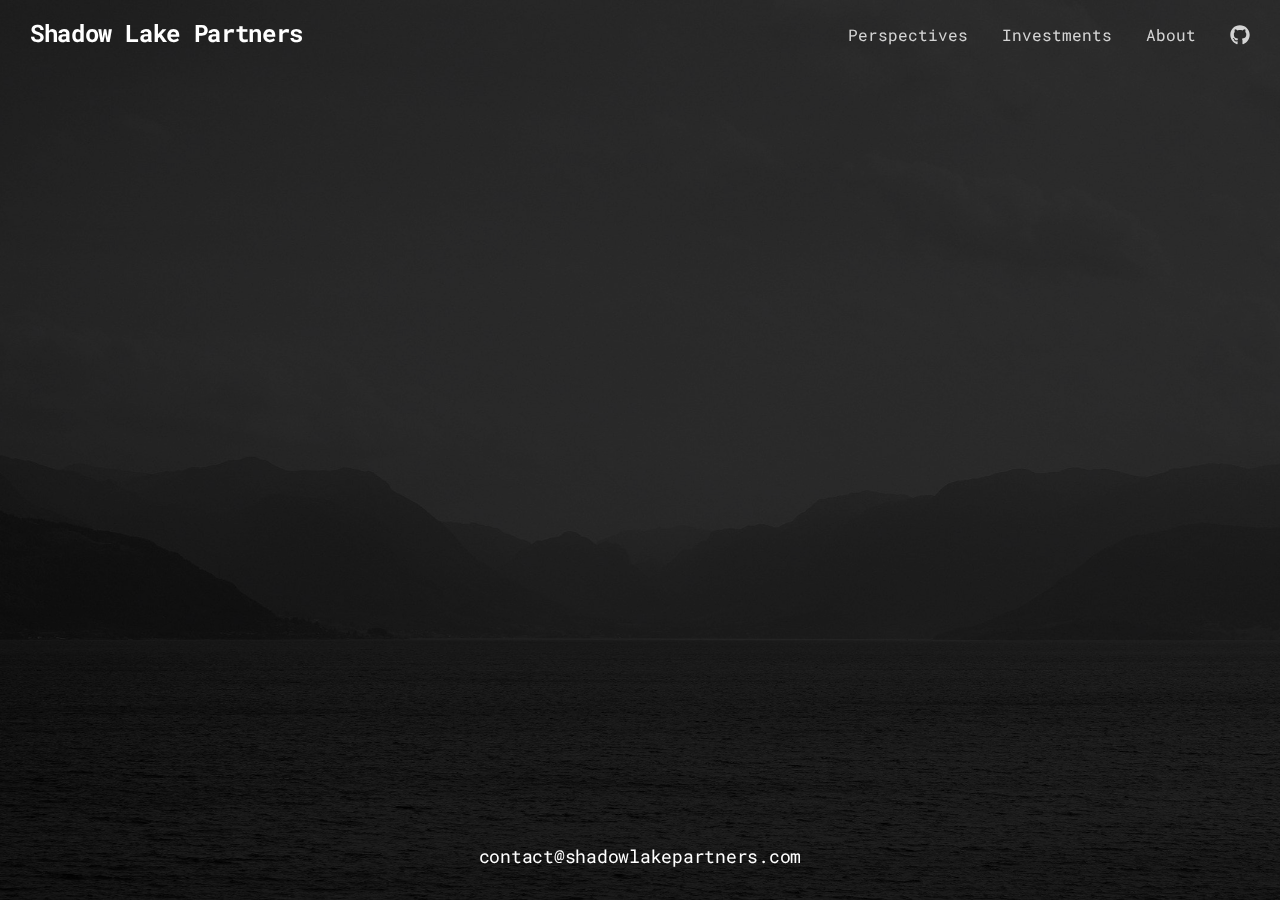
<file: contact.html>
<!doctype html>
<html>
<head>
    <meta charset="UTF-8">
    <meta name="viewport" content="width=device-width, height=device-height, initial-scale=1.0">
    <meta name="apple-mobile-web-app-capable" content="yes" />
    <base href="./">
    <title>Shadow Lake Partners</title>
    <meta property="og:title" content="Shadow Lake Partners" />
    <meta name="twitter:title" content="Shadow Lake Partners" />

    <!-- google fonts -->
    <link rel="preconnect" href="https://fonts.googleapis.com">
    <link rel="preconnect" href="https://fonts.gstatic.com" crossorigin>
    <link href="https://fonts.googleapis.com/css2?family=Roboto+Mono&display=swap" rel="stylesheet">

    <!-- Compressed Styles -->
    <link href="css/slides.min.css?521351" rel="stylesheet" type="text/css">

    <!-- Fonts and Material Icons -->
    <style>
        .slides { font-family: 'Roboto Mono', monospace; }        
    </style>
    <link rel="shortcut icon" type="image/x-icon" href="favicon.ico">
     
</head>
<body class="slides animated noPreload">
<svg id="customSvgLibrary" xmlns="http://www.w3.org/2000/svg" style="display:none" id="customSvgLibrary">
  
  <!-- icon  -->
  <symbol id="menu" viewBox="0 0 18 18"><path d="M16 5h-14c-.6 0-1-.4-1-1 0-.5.4-1 1-1h14c.5 0 1 .4 1 1s-.4 1-1 1zm-14 5h14c.5 0 1-.4 1-1 0-.5-.4-1-1-1h-14c-.6 0-1 .4-1 1s.4 1 1 1zm14 3h-14c-.5 0-1 .4-1 1 0 .5.4 1 1 1h14c.5 0 1-.4 1-1s-.4-1-1-1z"/></symbol>

  <!-- social -->
  <symbol id="linkedin" viewBox="0 0 24 24"><path d="M5.9 21.9h-4.7v-14.2h4.7v14.2zm-2.3-16.1c-1.6 0-2.6-1.1-2.6-2.5s1-2.5 2.7-2.5c1.6 0 2.6 1 2.6 2.5-.1 1.4-1.2 2.5-2.7 2.5zm19.2 16.1h-4.7v-7.6c0-2-.7-3.3-2.3-3.3-1.3 0-2.1.9-2.5 1.7-.1.3-.1.8-.1 1.2v7.9h-4.7v-14.1h4.7v2c.7-.9 1.7-2.3 4.3-2.3 3.1 0 5.5 2.1 5.5 6.4v8.2h-.2z"/></symbol>

</svg>

<!-- Navigation -->
<nav class="side ">
  <div class="navigation default">
  </div>
</nav>

<!-- Navbar -->
<nav class="panel top">
  <div class="sections desktop">
    <div class="left">
        <a href="index.html" title="Slides Framework">
            <h5>Shadow Lake Partners</h5>
        </a>
    </div>
    <div class="right">
      <ul class="menu trim">
        <li><a href="perspectives.html">Perspectives</a></li>
        <li><a href="investments.html">Investments</a></li>
        <li><a href="about.html">About</a></li>
        <!-- <li class="cropRight"><a class="trimRight shift-up-2" href="https://kentuckybenjamin.github.io" target="_blank"><svg><use xmlns:xlink="http://www.w3.org/1999/xlink" xlink:href="#linkedin"></use></svg></a></li> -->
        <li class="cropRight"><a href="https://github.com/shadow-lake-partners/" class="trimRight shift-up-2" aria-label="Pico GitHub repository"><svg aria-hidden="true" focusable="false" role="img" xmlns="http://www.w3.org/2000/svg" viewBox="0 0 496 512" height="16px"><path fill="currentColor" d="M165.9 397.4c0 2-2.3 3.6-5.2 3.6-3.3.3-5.6-1.3-5.6-3.6 0-2 2.3-3.6 5.2-3.6 3-.3 5.6 1.3 5.6 3.6zm-31.1-4.5c-.7 2 1.3 4.3 4.3 4.9 2.6 1 5.6 0 6.2-2s-1.3-4.3-4.3-5.2c-2.6-.7-5.5.3-6.2 2.3zm44.2-1.7c-2.9.7-4.9 2.6-4.6 4.9.3 2 2.9 3.3 5.9 2.6 2.9-.7 4.9-2.6 4.6-4.6-.3-1.9-3-3.2-5.9-2.9zM244.8 8C106.1 8 0 113.3 0 252c0 110.9 69.8 205.8 169.5 239.2 12.8 2.3 17.3-5.6 17.3-12.1 0-6.2-.3-40.4-.3-61.4 0 0-70 15-84.7-29.8 0 0-11.4-29.1-27.8-36.6 0 0-22.9-15.7 1.6-15.4 0 0 24.9 2 38.6 25.8 21.9 38.6 58.6 27.5 72.9 20.9 2.3-16 8.8-27.1 16-33.7-55.9-6.2-112.3-14.3-112.3-110.5 0-27.5 7.6-41.3 23.6-58.9-2.6-6.5-11.1-33.3 2.6-67.9 20.9-6.5 69 27 69 27 20-5.6 41.5-8.5 62.8-8.5s42.8 2.9 62.8 8.5c0 0 48.1-33.6 69-27 13.7 34.7 5.2 61.4 2.6 67.9 16 17.7 25.8 31.5 25.8 58.9 0 96.5-58.9 104.2-114.8 110.5 9.2 7.9 17 22.9 17 46.4 0 33.7-.3 75.4-.3 83.6 0 6.5 4.6 14.4 17.3 12.1C428.2 457.8 496 362.9 496 252 496 113.3 383.5 8 244.8 8zM97.2 352.9c-1.3 1-1 3.3.7 5.2 1.6 1.6 3.9 2.3 5.2 1 1.3-1 1-3.3-.7-5.2-1.6-1.6-3.9-2.3-5.2-1zm-10.8-8.1c-.7 1.3.3 2.9 2.3 3.9 1.6 1 3.6.7 4.3-.7.7-1.3-.3-2.9-2.3-3.9-2-.6-3.6-.3-4.3.7zm32.4 35.6c-1.6 1.3-1 4.3 1.3 6.2 2.3 2.3 5.2 2.6 6.5 1 1.3-1.3.7-4.3-1.3-6.2-2.2-2.3-5.2-2.6-6.5-1zm-11.4-14.7c-1.6 1-1.6 3.6 0 5.9 1.6 2.3 4.3 3.3 5.6 2.3 1.6-1.3 1.6-3.9 0-6.2-1.4-2.3-4-3.3-5.6-2z"></path></svg></a></li>
      </ul>
    </div>
  </div>
  <div class="sections compact hidden">
    <div class="right"><span class="button actionButton sidebarTrigger" data-sidebar-id="1"><svg><use xmlns:xlink="http://www.w3.org/1999/xlink" xlink:href="#menu"></use></svg></span></div>
  </div>
</nav>

<!-- Sidebar -->
<nav class="sidebar" data-sidebar-id="1">
  <div class="close"><svg><use xmlns:xlink="http://www.w3.org/1999/xlink" xlink:href="#close"></use></svg></div>
  <div class="content">
    <a href="index.html" title="placeholder">
      <h5>Shadow Lake</h5>
    </a>
    <ul class="mainMenu margin-top-3">
      <li><a href="perspectives.html">Perspectives</a></li>
      <li><a href="investments.html">Investments</a></li>
      <li><a href="about.html">About</a></li>
    </ul>
    <ul class="subMenu small opacity-8">
        <li><a href="#">Contact Us</a></li>
        <li><a href="#">Sitemap</a></li>
        <li><a href="#">Bug Bounty</a></li>
        <li><a href="#">Privacy Policy</a></li>
        <li><a href="#">Scraping Policy</a></li>
    </ul>
    <ul class="social opacity-8">
      <li><a href="#"><svg><use xmlns:xlink="http://www.w3.org/1999/xlink" xlink:href="#linkedin"></use></svg></a></li>
      <li><a href="https://kentuckybenjamin.github.io"><svg aria-hidden="true" focusable="false" role="img" xmlns="http://www.w3.org/2000/svg" viewBox="0 0 496 512" height="16px"><path fill="currentColor" d="M165.9 397.4c0 2-2.3 3.6-5.2 3.6-3.3.3-5.6-1.3-5.6-3.6 0-2 2.3-3.6 5.2-3.6 3-.3 5.6 1.3 5.6 3.6zm-31.1-4.5c-.7 2 1.3 4.3 4.3 4.9 2.6 1 5.6 0 6.2-2s-1.3-4.3-4.3-5.2c-2.6-.7-5.5.3-6.2 2.3zm44.2-1.7c-2.9.7-4.9 2.6-4.6 4.9.3 2 2.9 3.3 5.9 2.6 2.9-.7 4.9-2.6 4.6-4.6-.3-1.9-3-3.2-5.9-2.9zM244.8 8C106.1 8 0 113.3 0 252c0 110.9 69.8 205.8 169.5 239.2 12.8 2.3 17.3-5.6 17.3-12.1 0-6.2-.3-40.4-.3-61.4 0 0-70 15-84.7-29.8 0 0-11.4-29.1-27.8-36.6 0 0-22.9-15.7 1.6-15.4 0 0 24.9 2 38.6 25.8 21.9 38.6 58.6 27.5 72.9 20.9 2.3-16 8.8-27.1 16-33.7-55.9-6.2-112.3-14.3-112.3-110.5 0-27.5 7.6-41.3 23.6-58.9-2.6-6.5-11.1-33.3 2.6-67.9 20.9-6.5 69 27 69 27 20-5.6 41.5-8.5 62.8-8.5s42.8 2.9 62.8 8.5c0 0 48.1-33.6 69-27 13.7 34.7 5.2 61.4 2.6 67.9 16 17.7 25.8 31.5 25.8 58.9 0 96.5-58.9 104.2-114.8 110.5 9.2 7.9 17 22.9 17 46.4 0 33.7-.3 75.4-.3 83.6 0 6.5 4.6 14.4 17.3 12.1C428.2 457.8 496 362.9 496 252 496 113.3 383.5 8 244.8 8zM97.2 352.9c-1.3 1-1 3.3.7 5.2 1.6 1.6 3.9 2.3 5.2 1 1.3-1 1-3.3-.7-5.2-1.6-1.6-3.9-2.3-5.2-1zm-10.8-8.1c-.7 1.3.3 2.9 2.3 3.9 1.6 1 3.6.7 4.3-.7.7-1.3-.3-2.9-2.3-3.9-2-.6-3.6-.3-4.3.7zm32.4 35.6c-1.6 1.3-1 4.3 1.3 6.2 2.3 2.3 5.2 2.6 6.5 1 1.3-1.3.7-4.3-1.3-6.2-2.2-2.3-5.2-2.6-6.5-1zm-11.4-14.7c-1.6 1-1.6 3.6 0 5.9 1.6 2.3 4.3 3.3 5.6 2.3 1.6-1.3 1.6-3.9 0-6.2-1.4-2.3-4-3.3-5.6-2z"></path></svg></a></li>
    </ul>
  </div>
</nav>

<!-- Slide -->
<section class="slide fade-6 kenBurns">
  <div class="content">
    <div class="container">
      <div class="wrap">

        <div class="fix-12-12">
          <ul class="flex left">
            <li class="col-6-12 fromBottomLeft">

              <!-- <p class="opacity-6 margin-bottom-2 ae-1">Title</p> -->
              <h2 class="ae-2">Connect With Us</h2>
                <div class="ae-3">
                    <p class="opacity-8">
                      Whether you are interested in selling a business, or partnering 
                      on an investment, we’d love to hear from you. We operate with the 
                      utmost discretion and will never share any information or data without 
                      your explicit permission. 
                    </p>
                </div>
        </li>

            <li class="col-1-12">&nbsp;</li>

            <li class="col-5-12 bottom">
              <p class="right ae-7">Contact</p>
              <br>
              <p class="right opacity-6 margin-bottom-2 ae-7">Shadow Lake Partners</p>
              <p class="right opacity-6 margin-bottom-2 ae-7">102N. Churton St., Suite 205</p>
              <p class="right opacity-6 margin-bottom-2 ae-7">Hillsborough, NC 27278-2534</p>
              <p class="right opacity-6 margin-bottom-2 ae-7">contact@shadowlakepartners.com</p>
              <p class="right opacity-6 margin-bottom-2 ae-7">(xxx) xxx-xxxx (text before calling)</p>
            </li>
          </ul>
        </div>

      </div>
    </div>
  </div>
  <div class="background" style="background-image:url(assets/img/background/image_05.jpg)"></div>
</section>



<!-- Panel Bottom #02 -->
<nav class="panel bottom forceMobileView">
  <div class="sections desktop">
    <div class="left"></div>
    <div class="center">

      <p>contact@shadowlakepartners.com</p>

    </div>
    <div class="right"></div>
  </div>
  <div class="sections compact hidden">
  </div>
</nav>

<!-- jQuery 3.5.1 -->
    <script src="https://ajax.googleapis.com/ajax/libs/jquery/3.5.1/jquery.min.js"></script>

    <!-- Compressed Scripts -->
    <script src="js/slides.min.js?521351" type="text/javascript"></script>
     
</body>
</html>
</file>
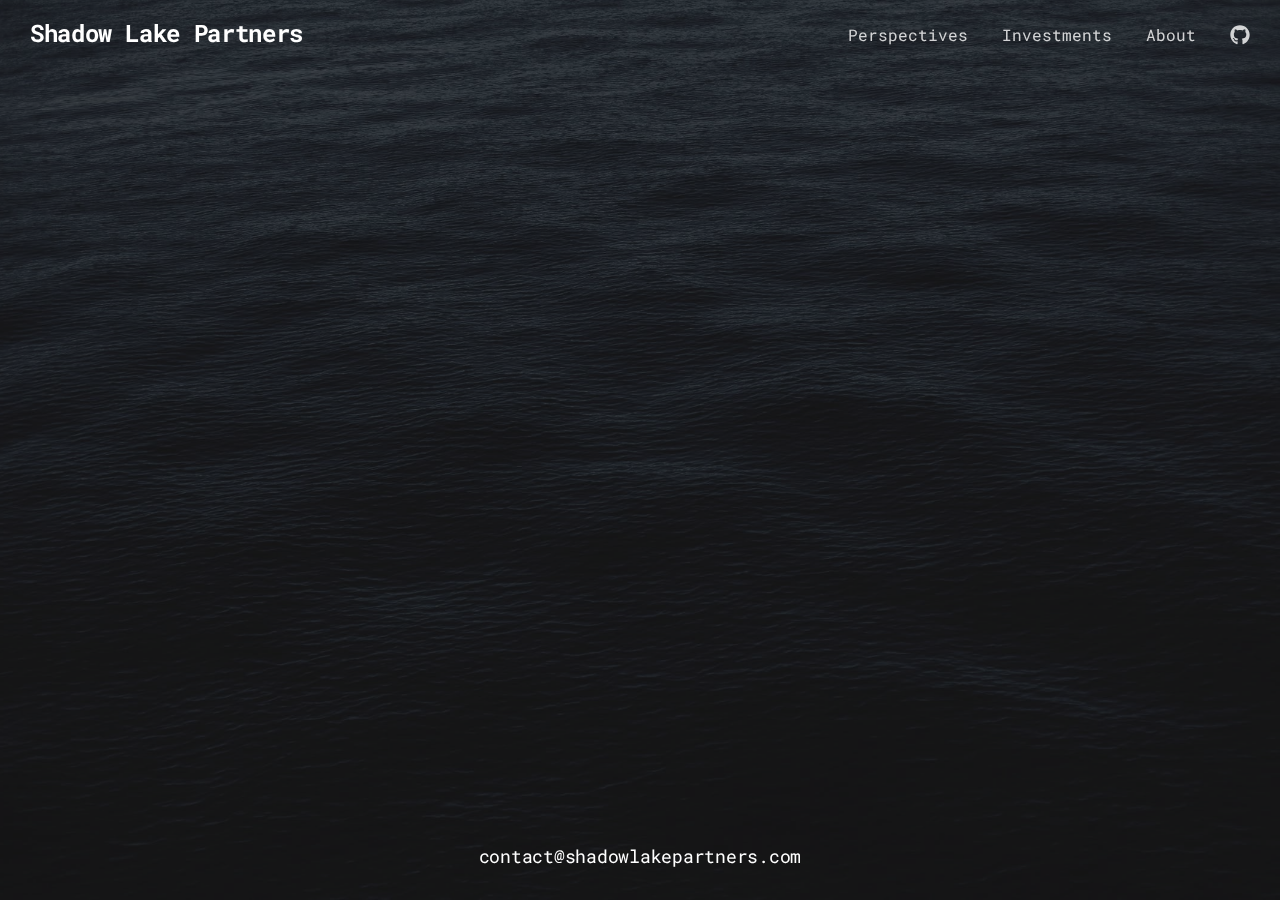
<file: investments.html>
<!doctype html>
<html>
<head>
    <meta charset="UTF-8">
    <meta name="viewport" content="width=device-width, height=device-height, initial-scale=1.0">
    <meta name="apple-mobile-web-app-capable" content="yes" />
    <base href="./">
    <title>Shadow Lake Partners</title>
    <meta property="og:title" content="Shadow Lake Partners" />
    <meta name="twitter:title" content="Shadow Lake Partners" />

    <!-- google fonts -->
    <link rel="preconnect" href="https://fonts.googleapis.com">
    <link rel="preconnect" href="https://fonts.gstatic.com" crossorigin>
    <link href="https://fonts.googleapis.com/css2?family=Roboto+Mono&display=swap" rel="stylesheet">

    <!-- Compressed Styles -->
    <link href="css/slides.min.css?521351" rel="stylesheet" type="text/css">

    <!-- Fonts and Material Icons -->
    <style>
        .slides { font-family: 'Roboto Mono', monospace; }        
    </style>
    <link rel="shortcut icon" type="image/x-icon" href="favicon.ico">
     
</head>
<body class="slides animated noPreload">
<svg id="customSvgLibrary" xmlns="http://www.w3.org/2000/svg" style="display:none" id="customSvgLibrary">
  
  <!-- icons  -->
  <!-- <symbol id="logo" viewBox="0 0 106 31"><title>Slides Framework</title><path d="M17.413 14.04c-.56-5.84-5.6-7-8.52-7-4.6 0-8.6 2.92-8.6 7.52 0 3 2.4 4.88 5.28 5.8 4.24 1.64 5.88 1.84 5.88 3.36 0 1.08-1.2 1.72-2.32 1.72-.28 0-2.24 0-2.52-2.04h-6.6c.6 5.84 5.68 7.36 9.04 7.36 4.92 0 9.04-2.88 9.04-7.76 0-4.8-4-5.92-7.76-6.96-1.76-.52-3.4-1.2-3.4-2.2 0-.6.48-1.48 1.88-1.48 1.96 0 2.04 1.2 2.08 1.68h6.52zm2.222 15.96h6.64v-29.6h-6.64v29.6zm9.662-24.56h6.64v-5.04h-6.64v5.04zm0 24.56h6.64v-22.2h-6.64v22.2zm32.782-29.6h-6.64v9.28c-.72-.72-2.6-2.64-6.52-2.64-5.64 0-11 4.28-11 11.8 0 6.68 4.4 11.88 11.12 11.88 4.48 0 6.08-2.2 6.72-3.12v2.4h6.32v-29.6zm-17.52 18.4c0-2.56 1.8-5.56 5.64-5.56 1.56 0 2.96.56 3.96 1.56 1 .96 1.64 2.32 1.64 3.92.08 1.64-.52 3.08-1.56 4.12s-2.52 1.68-4.12 1.68c-3.12 0-5.56-2.28-5.56-5.68v-.04zm42.502 2.4c.52-4.08-.32-7.64-3.12-10.64-2.08-2.2-5-3.52-8.4-3.52-6.76 0-11.64 5.72-11.64 11.92 0 6.6 5.4 11.76 11.76 11.76 2.28 0 4.48-.68 6.32-2 1.88-1.28 3.44-3.2 4.52-5.68h-6.8c-.8 1.16-1.92 2.08-4.04 2.08-2.6 0-4.84-1.56-5.12-3.92h16.52zm-16.44-5.04c.16-1.04 1.52-3.52 4.96-3.52s4.8 2.48 4.96 3.52h-9.92zm34.502-2.12c-.56-5.84-5.6-7-8.52-7-4.6 0-8.6 2.92-8.6 7.52 0 3 2.4 4.88 5.28 5.8 4.24 1.64 5.88 1.84 5.88 3.36 0 1.08-1.2 1.72-2.32 1.72-.28 0-2.24 0-2.52-2.04h-6.6c.6 5.84 5.68 7.36 9.04 7.36 4.92 0 9.04-2.88 9.04-7.76 0-4.8-4-5.92-7.76-6.96-1.76-.52-3.4-1.2-3.4-2.2 0-.6.48-1.48 1.88-1.48 1.96 0 2.04 1.2 2.08 1.68h6.52z"/></symbol> -->
  <!-- <symbol id="close" viewBox="0 0 30 30"><path d="M15 0c-8.3 0-15 6.7-15 15s6.7 15 15 15 15-6.7 15-15-6.7-15-15-15zm5.7 19.3c.4.4.4 1 0 1.4-.2.2-.4.3-.7.3s-.5-.1-.7-.3l-4.3-4.3-4.3 4.3c-.2.2-.4.3-.7.3s-.5-.1-.7-.3c-.4-.4-.4-1 0-1.4l4.3-4.3-4.3-4.3c-.4-.4-.4-1 0-1.4s1-.4 1.4 0l4.3 4.3 4.3-4.3c.4-.4 1-.4 1.4 0s.4 1 0 1.4l-4.3 4.3 4.3 4.3z"/></symbol> -->
  <!-- <symbol id="arrow-left" viewBox="0 0 29 56"><path d="M28.7.3c.4.4.4 1 0 1.4l-26.3 26.3 26.3 26.3c.4.4.4 1 0 1.4-.4.4-1 .4-1.4 0l-27-27c-.4-.4-.4-1 0-1.4l27-27c.3-.3 1-.4 1.4 0z"/></symbol> -->
  <!-- <symbol id="arrow-right" viewBox="0 0 29 56"><path d="M.3 55.7c-.4-.4-.4-1 0-1.4l26.3-26.3-26.3-26.3c-.4-.4-.4-1 0-1.4.4-.4 1-.4 1.4 0l27 27c.4.4.4 1 0 1.4l-27 27c-.3.3-1 .4-1.4 0z"/></symbol> -->
  <!-- <symbol id="back" viewBox="0 0 20 20"><path d="M2.3 10.7l5 5c.4.4 1 .4 1.4 0s.4-1 0-1.4l-3.3-3.3h11.6c.6 0 1-.4 1-1s-.4-1-1-1h-11.6l3.3-3.3c.4-.4.4-1 0-1.4-.2-.2-.4-.3-.7-.3s-.5.1-.7.3l-5 5c-.2.2-.3.5-.3.7 0 .2.1.5.3.7z"/></symbol> -->
  <symbol id="menu" viewBox="0 0 18 18"><path d="M16 5h-14c-.6 0-1-.4-1-1 0-.5.4-1 1-1h14c.5 0 1 .4 1 1s-.4 1-1 1zm-14 5h14c.5 0 1-.4 1-1 0-.5-.4-1-1-1h-14c-.6 0-1 .4-1 1s.4 1 1 1zm14 3h-14c-.5 0-1 .4-1 1 0 .5.4 1 1 1h14c.5 0 1-.4 1-1s-.4-1-1-1z"/></symbol>
  <!-- <symbol id="share" viewBox="0 0 18 18"><path d="M16 8c-.6 0-1 .4-1 1v6h-12v-6c0-.6-.4-1-1-1s-1 .4-1 1v6c0 1.1.9 2 2 2h12c1.1 0 2-.9 2-2v-6c0-.6-.4-1-1-1zm-2.3-2.3c.4-.4.4-1 0-1.4l-4-4c-.4-.4-1-.4-1.4 0l-4 4c-.4.4-.4 1 0 1.4s1 .4 1.4 0l2.3-2.3v7.6c0 .6.4 1 1 1s1-.4 1-1v-7.6l2.3 2.3c.4.4 1 .4 1.4 0z"/></symbol> -->
  <!-- <symbol id="arrow-down" viewBox="0 0 24 24"><path d="M12 18c-.2 0-.5-.1-.7-.3l-11-10c-.4-.4-.4-1-.1-1.4.4-.4 1-.4 1.4-.1l10.4 9.4 10.3-9.4c.4-.4 1-.3 1.4.1.4.4.3 1-.1 1.4l-11 10c-.1.2-.4.3-.6.3z"/></symbol> -->
  <!-- <symbol id="arrow-up" viewBox="0 0 24 24"><path d="M11.9 5.9c.2 0 .5.1.7.3l11 10c.4.4.4 1 .1 1.4-.4.4-1 .4-1.4.1l-10.4-9.4-10.3 9.4c-.4.4-1 .3-1.4-.1-.4-.4-.3-1 .1-1.4l11-10c.1-.2.4-.3.6-.3z"/></symbol> -->
  <!-- <symbol id="arrow-top" viewBox="0 0 18 18"><path d="M15.7 7.3l-6-6c-.4-.4-1-.4-1.4 0l-6 6c-.4.4-.4 1 0 1.4.4.4 1 .4 1.4 0l4.3-4.3v11.6c0 .6.4 1 1 1s1-.4 1-1v-11.6l4.3 4.3c.2.2.4.3.7.3s.5-.1.7-.3c.4-.4.4-1 0-1.4z"/></symbol> -->
  <!-- <symbol id="play" viewBox="0 0 30 30"><path d="M7 30v-30l22 15z"/></symbol> -->
  <!-- <symbol id="chat" viewBox="0 0 18 18"><path d="M5,17c-0.2,0-0.3,0-0.4-0.1C4.2,16.7,4,16.4,4,16v-2H2c-1.1,0-2-0.9-2-2V3c0-1.1,0.9-2,2-2h14c1.1,0,2,0.9,2,2v9 c0,1.1-0.9,2-2,2H9.3l-3.7,2.8C5.4,16.9,5.2,17,5,17z M2,12h3.5C5.8,12,6,12.2,6,12.5V14l2.4-1.8C8.6,12.1,8.8,12,9,12h7V3H2V12z M13,7H5C4.4,7,4,6.6,4,6s0.4-1,1-1h8c0.6,0,1,0.4,1,1S13.6,7,13,7z M13,10H5c-0.6,0-1-0.4-1-1s0.4-1,1-1h8c0.6,0,1,0.4,1,1 S13.6,10,13,10z"/></symbol> -->
  <!-- <symbol id="mail" viewBox="0 0 18 18"><path d="M16 2h-14c-1.1 0-2 .9-2 2v10c0 1.1.9 2 2 2h14c1.1 0 2-.9 2-2v-10c0-1.1-.9-2-2-2zm0 2v.5l-7 4.3-7-4.4v-.4h14zm-14 10v-7.2l6.5 4c.1.1.3.2.5.2s.4-.1.5-.2l6.5-4v7.2h-14z"/></symbol> -->
  <!-- <symbol id="sound-on" viewBox="0 0 18 18"><path d="M8.5,0.1C8.1-0.1,7.7,0,7.4,0.2L3.7,3H2C0.9,3,0,3.9,0,5v6c0,1.1,0.9,2,2,2h1.7l3.7,2.8C7.6,15.9,7.8,16,8,16 c0.2,0,0.3,0,0.4-0.1C8.8,15.7,9,15.4,9,15V1C9,0.6,8.8,0.3,8.5,0.1z M7,13l-2.4-1.8C4.4,11.1,4.2,11,4,11l-2,0l0-6h2 c0.2,0,0.4-0.1,0.6-0.2L7,3V13z M11.7,9.9l0.7,1.9C13.9,11.2,15,9.7,15,8c0-1.7-1.1-3.2-2.7-3.8l-0.7,1.9C12.5,6.4,13,7.2,13,8C13,8.9,12.5,9.6,11.7,9.9z M12.2,1.1l-0.3,2C14.3,3.5,16,5.6,16,8s-1.8,4.5-4.2,4.9l0.3,2C15.6,14.3,18,11.4,18,8C18,4.6,15.6,1.7,12.2,1.1z"/></symbol> -->
  <!-- <symbol id="sound-off" viewBox="0 0 18 18"><path d="M15.9,8l1.8-1.8c0.4-0.4,0.4-1,0-1.4s-1-0.4-1.4,0l-1.8,1.8l-1.8-1.8c-0.4-0.4-1-0.4-1.4,0s-0.4,1,0,1.4L13.1,8l-1.8,1.8 c-0.4,0.4-0.4,1,0,1.4c0.2,0.2,0.5,0.3,0.7,0.3s0.5-0.1,0.7-0.3l1.8-1.8l1.8,1.8c0.2,0.2,0.5,0.3,0.7,0.3s0.5-0.1,0.7-0.3 c0.4-0.4,0.4-1,0-1.4L15.9,8z M8.5,0.1C8.1-0.1,7.7,0,7.4,0.2L3.7,3H2C0.9,3,0,3.9,0,5v6c0,1.1,0.9,2,2,2h1.7l3.7,2.8C7.6,15.9,7.8,16,8,16 c0.2,0,0.3,0,0.4-0.1C8.8,15.7,9,15.4,9,15V1C9,0.6,8.8,0.3,8.5,0.1z M7,13l-2.4-1.8C4.4,11.1,4.2,11,4,11l-2,0l0-6h2 c0.2,0,0.4-0.1,0.6-0.2L7,3V13z"/></symbol> -->

  <!-- social -->
  <symbol id="linkedin" viewBox="0 0 24 24"><path d="M5.9 21.9h-4.7v-14.2h4.7v14.2zm-2.3-16.1c-1.6 0-2.6-1.1-2.6-2.5s1-2.5 2.7-2.5c1.6 0 2.6 1 2.6 2.5-.1 1.4-1.2 2.5-2.7 2.5zm19.2 16.1h-4.7v-7.6c0-2-.7-3.3-2.3-3.3-1.3 0-2.1.9-2.5 1.7-.1.3-.1.8-.1 1.2v7.9h-4.7v-14.1h4.7v2c.7-.9 1.7-2.3 4.3-2.3 3.1 0 5.5 2.1 5.5 6.4v8.2h-.2z"/></symbol>
  <!-- <symbol id="youtube" viewBox="0 0 24 24"><path d="M23.6 6.3c-.3-1.2-1.4-2.2-2.6-2.3-3-.3-6-.3-9-.3s-6 0-9 .3c-1.2.1-2.3 1.1-2.6 2.3-.4 1.8-.4 3.8-.4 5.7 0 1.9 0 3.9.4 5.7.3 1.2 1.4 2.2 2.6 2.3 3 .3 6 .3 9 .3s6 0 9-.3c1.3-.1 2.3-1.1 2.6-2.4.4-1.7.4-3.7.4-5.6 0-1.9 0-3.9-.4-5.7zm-14.1 9v-6.6l6.5 3.3-6.5 3.3z"/></symbol> -->

</svg><!-- Navigation -->
<nav class="side ">
  <div class="navigation default">
    <!-- <ul></ul> -->
  </div>
</nav><!-- Panel Top #02 -->
<nav class="panel top">
  <div class="sections desktop">
    <div class="left">
        <a href="index.html" title="Shadow Lake Partners">
            <h5>Shadow Lake Partners</h5>
            <!-- placeholder for replacing text with logo -->
            <!-- <svg style="width:82px;height:24px">
                <use xmlns:xlink="http://www.w3.org/1999/xlink" xlink:href="#logo"></use>
            </svg> -->
        </a>
    </div>
    <div class="right">
      <ul class="menu trim">
        <li><a href="perspectives.html">Perspectives</a></li>
        <li><a href="investments.html">Investments</a></li>
        <li><a href="about.html">About</a></li>
        <!-- <li class="cropRight"><a class="trimRight shift-up-2" href="https://kentuckybenjamin.github.io" target="_blank"><svg><use xmlns:xlink="http://www.w3.org/1999/xlink" xlink:href="#linkedin"></use></svg></a></li> -->
        <li class="cropRight"><a href="https://github.com/shadow-lake-partners/" class="trimRight shift-up-2" aria-label="Pico GitHub repository"><svg aria-hidden="true" focusable="false" role="img" xmlns="http://www.w3.org/2000/svg" viewBox="0 0 496 512" height="16px"><path fill="currentColor" d="M165.9 397.4c0 2-2.3 3.6-5.2 3.6-3.3.3-5.6-1.3-5.6-3.6 0-2 2.3-3.6 5.2-3.6 3-.3 5.6 1.3 5.6 3.6zm-31.1-4.5c-.7 2 1.3 4.3 4.3 4.9 2.6 1 5.6 0 6.2-2s-1.3-4.3-4.3-5.2c-2.6-.7-5.5.3-6.2 2.3zm44.2-1.7c-2.9.7-4.9 2.6-4.6 4.9.3 2 2.9 3.3 5.9 2.6 2.9-.7 4.9-2.6 4.6-4.6-.3-1.9-3-3.2-5.9-2.9zM244.8 8C106.1 8 0 113.3 0 252c0 110.9 69.8 205.8 169.5 239.2 12.8 2.3 17.3-5.6 17.3-12.1 0-6.2-.3-40.4-.3-61.4 0 0-70 15-84.7-29.8 0 0-11.4-29.1-27.8-36.6 0 0-22.9-15.7 1.6-15.4 0 0 24.9 2 38.6 25.8 21.9 38.6 58.6 27.5 72.9 20.9 2.3-16 8.8-27.1 16-33.7-55.9-6.2-112.3-14.3-112.3-110.5 0-27.5 7.6-41.3 23.6-58.9-2.6-6.5-11.1-33.3 2.6-67.9 20.9-6.5 69 27 69 27 20-5.6 41.5-8.5 62.8-8.5s42.8 2.9 62.8 8.5c0 0 48.1-33.6 69-27 13.7 34.7 5.2 61.4 2.6 67.9 16 17.7 25.8 31.5 25.8 58.9 0 96.5-58.9 104.2-114.8 110.5 9.2 7.9 17 22.9 17 46.4 0 33.7-.3 75.4-.3 83.6 0 6.5 4.6 14.4 17.3 12.1C428.2 457.8 496 362.9 496 252 496 113.3 383.5 8 244.8 8zM97.2 352.9c-1.3 1-1 3.3.7 5.2 1.6 1.6 3.9 2.3 5.2 1 1.3-1 1-3.3-.7-5.2-1.6-1.6-3.9-2.3-5.2-1zm-10.8-8.1c-.7 1.3.3 2.9 2.3 3.9 1.6 1 3.6.7 4.3-.7.7-1.3-.3-2.9-2.3-3.9-2-.6-3.6-.3-4.3.7zm32.4 35.6c-1.6 1.3-1 4.3 1.3 6.2 2.3 2.3 5.2 2.6 6.5 1 1.3-1.3.7-4.3-1.3-6.2-2.2-2.3-5.2-2.6-6.5-1zm-11.4-14.7c-1.6 1-1.6 3.6 0 5.9 1.6 2.3 4.3 3.3 5.6 2.3 1.6-1.3 1.6-3.9 0-6.2-1.4-2.3-4-3.3-5.6-2z"></path></svg></a></li>
      </ul>
    </div>
  </div>
  <div class="sections compact hidden">
    <!-- <div class="left">
      <a href="index.html" title="placeholder">
        <h5>Shadow Lake</h5>
      </a>
    </div> -->
    <!-- <div class="left"><a href="#" title="Slides Framework"><svg style="width:82px;height:24px"><use xmlns:xlink="http://www.w3.org/1999/xlink" xlink:href="#logo"></use></svg></a></div> -->
    <div class="right"><span class="button actionButton sidebarTrigger" data-sidebar-id="1"><svg><use xmlns:xlink="http://www.w3.org/1999/xlink" xlink:href="#menu"></use></svg></span></div>
  </div>
</nav>

<!-- Sidebar -->
<nav class="sidebar" data-sidebar-id="1">
  <div class="close"><svg><use xmlns:xlink="http://www.w3.org/1999/xlink" xlink:href="#close"></use></svg></div>
  <div class="content">
    <!-- <a href="#" class="logo"><svg width="100" height="30"><use xmlns:xlink="http://www.w3.org/1999/xlink" xlink:href="#logo"></use></svg></a> -->
    <a href="index.html" title="placeholder">
      <h5>Shadow Lake</h5>
    </a>
    <ul class="mainMenu margin-top-3">
        <li><a href="perspectives.html">Perspectives</a></li>
        <li><a href="investments.html">Investments</a></li>
        <li><a href="about.html">About</a></li>
    </ul>
    <ul class="subMenu small opacity-8">
        <li><a href="contact.html">Contact</a></li>
        <li><a href="#">Sitemap</a></li>
        <li><a href="#">Bug Bounty</a></li>
        <li><a href="#">Privacy Policy</a></li>
        <li><a href="#">Scraping Policy</a></li>
    </ul>
    <ul class="social opacity-8">
      <li><a href="https://kentuckybenjamin.github.io"><svg><use xmlns:xlink="http://www.w3.org/1999/xlink" xlink:href="#linkedin"></use></svg></a></li>
      <li><a href="https://kentuckybenjamin.github.io"><svg aria-hidden="true" focusable="false" role="img" xmlns="http://www.w3.org/2000/svg" viewBox="0 0 496 512" height="16px"><path fill="currentColor" d="M165.9 397.4c0 2-2.3 3.6-5.2 3.6-3.3.3-5.6-1.3-5.6-3.6 0-2 2.3-3.6 5.2-3.6 3-.3 5.6 1.3 5.6 3.6zm-31.1-4.5c-.7 2 1.3 4.3 4.3 4.9 2.6 1 5.6 0 6.2-2s-1.3-4.3-4.3-5.2c-2.6-.7-5.5.3-6.2 2.3zm44.2-1.7c-2.9.7-4.9 2.6-4.6 4.9.3 2 2.9 3.3 5.9 2.6 2.9-.7 4.9-2.6 4.6-4.6-.3-1.9-3-3.2-5.9-2.9zM244.8 8C106.1 8 0 113.3 0 252c0 110.9 69.8 205.8 169.5 239.2 12.8 2.3 17.3-5.6 17.3-12.1 0-6.2-.3-40.4-.3-61.4 0 0-70 15-84.7-29.8 0 0-11.4-29.1-27.8-36.6 0 0-22.9-15.7 1.6-15.4 0 0 24.9 2 38.6 25.8 21.9 38.6 58.6 27.5 72.9 20.9 2.3-16 8.8-27.1 16-33.7-55.9-6.2-112.3-14.3-112.3-110.5 0-27.5 7.6-41.3 23.6-58.9-2.6-6.5-11.1-33.3 2.6-67.9 20.9-6.5 69 27 69 27 20-5.6 41.5-8.5 62.8-8.5s42.8 2.9 62.8 8.5c0 0 48.1-33.6 69-27 13.7 34.7 5.2 61.4 2.6 67.9 16 17.7 25.8 31.5 25.8 58.9 0 96.5-58.9 104.2-114.8 110.5 9.2 7.9 17 22.9 17 46.4 0 33.7-.3 75.4-.3 83.6 0 6.5 4.6 14.4 17.3 12.1C428.2 457.8 496 362.9 496 252 496 113.3 383.5 8 244.8 8zM97.2 352.9c-1.3 1-1 3.3.7 5.2 1.6 1.6 3.9 2.3 5.2 1 1.3-1 1-3.3-.7-5.2-1.6-1.6-3.9-2.3-5.2-1zm-10.8-8.1c-.7 1.3.3 2.9 2.3 3.9 1.6 1 3.6.7 4.3-.7.7-1.3-.3-2.9-2.3-3.9-2-.6-3.6-.3-4.3.7zm32.4 35.6c-1.6 1.3-1 4.3 1.3 6.2 2.3 2.3 5.2 2.6 6.5 1 1.3-1.3.7-4.3-1.3-6.2-2.2-2.3-5.2-2.6-6.5-1zm-11.4-14.7c-1.6 1-1.6 3.6 0 5.9 1.6 2.3 4.3 3.3 5.6 2.3 1.6-1.3 1.6-3.9 0-6.2-1.4-2.3-4-3.3-5.6-2z"></path></svg></a></li>
    </ul>
  </div>
</nav>

<!-- Slide 1 (#01) -->
<section class="slide fade-6 kenBurns">
  <div class="content">
    <div class="container">
      <div class="wrap">
        <div class="fix-12-12">
          <ul class="flex left">
            <li class="col-6-12 fromBottomLeft">
              <h2 class="ae-1">We Support Small and Medium Businesses.</h2>
              <br>
              <p class="ae-2">
                <span class="opacity-8">
                  Our mission is to generate wealth for small to medium businesses, investors in those businesses, our partners, and our team. We accomplish our mission by acquiring mature, yet sub-scale, privately owned businesses and growing them to resilient middle-market enterprises. 
                </span>
                </p>
              <br>
              <p class="ae-2">
                <span class="opacity-8">
                  We are not bound to specific industries or deal structures. A general description of the businesses we tend to acquire follows:
                </span>
                </p>
              <br>              
              <a class="button grey gradient crop ae-3">Learn More</a>
            </li>
            <li class="col-1-12">&nbsp;</li>
            <li class="col-5-12 bottom">
              <p class="right ae-4">Investment Criteria</p>
              <br>
              <p class="right opacity-6 margin-bottom-2 ae-4">Industries: All</p>
              <p class="right opacity-6 margin-bottom-2 ae-4">EBITDA: $5M - $50M</p>
              <p class="right opacity-6 margin-bottom-2 ae-4">Employee Size: 15 - 500</p>
              <p class="right opacity-6 margin-bottom-2 ae-4">Founder and/or Family Owned</p>
              <p class="right opacity-6 margin-bottom-2 ae-4">Located in the United States</p>
              <p class="right opacity-6 margin-bottom-2 ae-4">Sustinable Positive Cash Flow</p>
              <p class="right opacity-6 margin-bottom-2 ae-4">Simple, Proven Business Strategy</p>
              <p class="right opacity-6 margin-bottom-2 ae-4">Investment Types: Equity and Debt</p>
            </li>
          </ul>
        </div>

      </div>
    </div>
  </div>
  <div class="background" style="background-image:url(assets/img/background/image_07.jpg)"></div>
</section>

<!-- Panel Bottom #02 -->
<nav class="panel bottom forceMobileView">
  <div class="sections desktop">
    <div class="left"></div>
    <div class="center">

      <p>contact@shadowlakepartners.com</p>

    </div>
    <div class="right"></div>
  </div>
  <div class="sections compact hidden">
    <!-- <div class="right"><span data-dropdown-id="2" class="button actionButton dropdownTrigger"><svg><use xmlns:xlink="http://www.w3.org/1999/xlink" xlink:href="#share"></use></svg></span></div> -->
  </div>
</nav>

<!-- jQuery 3.5.1 -->
    <script src="https://ajax.googleapis.com/ajax/libs/jquery/3.5.1/jquery.min.js"></script>

    <!-- Compressed Scripts -->
    <script src="js/slides.min.js?521351" type="text/javascript"></script>
     
</body>
</html>
</file>
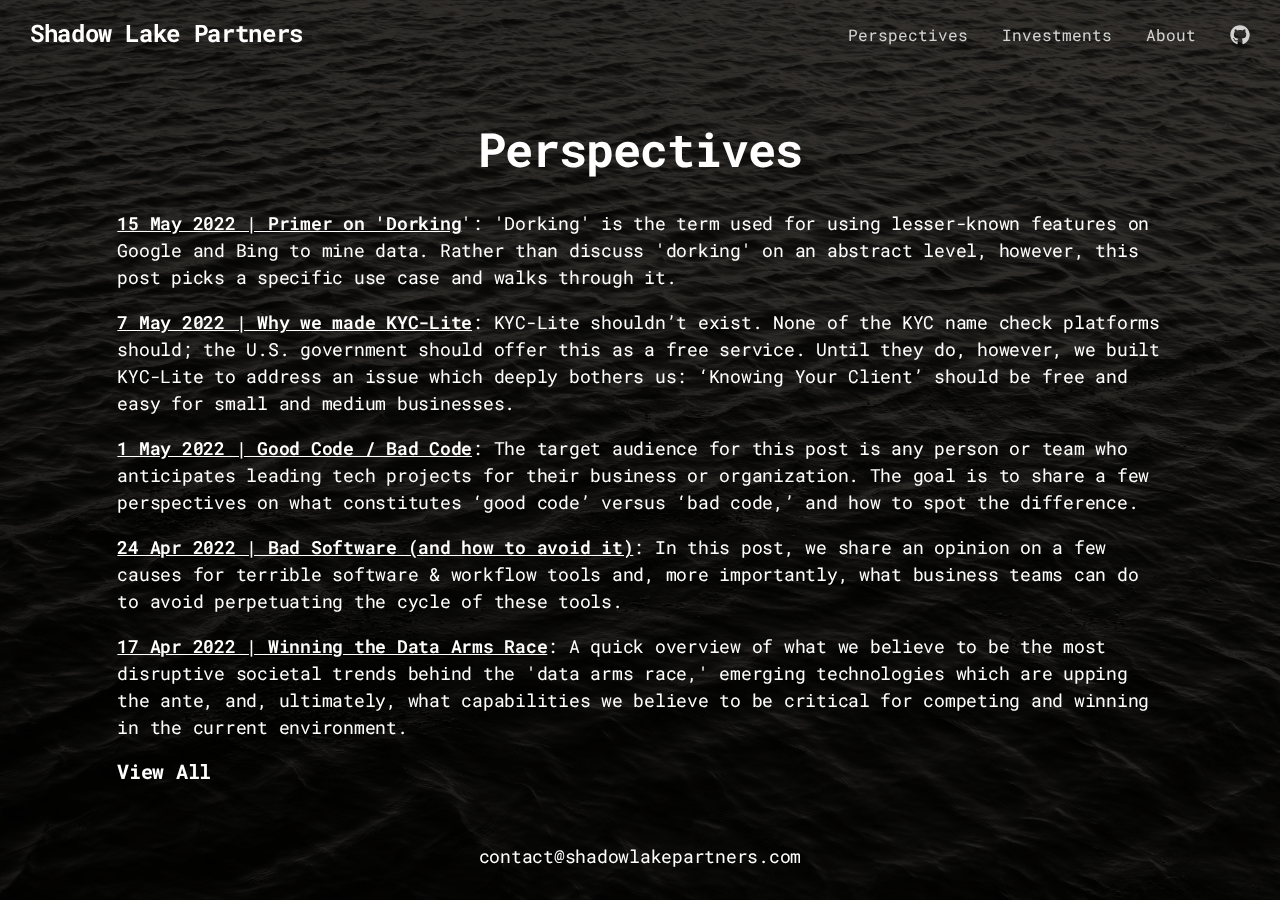
<file: perspectives.html>
<!doctype html>
<html>
<head>
    <meta charset="UTF-8">
    <meta name="viewport" content="width=device-width, height=device-height, initial-scale=1.0">
    <meta name="apple-mobile-web-app-capable" content="yes" />
    <base href="./">
    <title>Shadow Lake Partners</title>
    <meta property="og:title" content="Shadow Lake Partners" />
    <meta name="twitter:title" content="Shadow Lake Partners" />
    <!-- <link rel="preconnect" href="https://fonts.gstatic.com/" crossorigin> -->

    <!-- google fonts -->
    <link rel="preconnect" href="https://fonts.googleapis.com">
    <link rel="preconnect" href="https://fonts.gstatic.com" crossorigin>
    <link href="https://fonts.googleapis.com/css2?family=Roboto+Mono&display=swap" rel="stylesheet">

    <!-- Compressed Styles -->
    <link href="css/slides.min.css?521351" rel="stylesheet" type="text/css">

    <!-- Fonts and Material Icons -->
    <style>
        .slides { font-family: 'Roboto Mono', monospace; }        
    </style>
    <link rel="shortcut icon" type="image/x-icon" href="favicon.ico">
     
</head>
<body class="slides animated noPreload">
<svg id="customSvgLibrary" xmlns="http://www.w3.org/2000/svg" style="display:none" id="customSvgLibrary">

  <!-- icons -->
  <symbol id="menu" viewBox="0 0 18 18"><path d="M16 5h-14c-.6 0-1-.4-1-1 0-.5.4-1 1-1h14c.5 0 1 .4 1 1s-.4 1-1 1zm-14 5h14c.5 0 1-.4 1-1 0-.5-.4-1-1-1h-14c-.6 0-1 .4-1 1s.4 1 1 1zm14 3h-14c-.5 0-1 .4-1 1 0 .5.4 1 1 1h14c.5 0 1-.4 1-1s-.4-1-1-1z"/></symbol>

  <!-- social -->
  <symbol id="linkedin" viewBox="0 0 24 24"><path d="M5.9 21.9h-4.7v-14.2h4.7v14.2zm-2.3-16.1c-1.6 0-2.6-1.1-2.6-2.5s1-2.5 2.7-2.5c1.6 0 2.6 1 2.6 2.5-.1 1.4-1.2 2.5-2.7 2.5zm19.2 16.1h-4.7v-7.6c0-2-.7-3.3-2.3-3.3-1.3 0-2.1.9-2.5 1.7-.1.3-.1.8-.1 1.2v7.9h-4.7v-14.1h4.7v2c.7-.9 1.7-2.3 4.3-2.3 3.1 0 5.5 2.1 5.5 6.4v8.2h-.2z"/></symbol>
  
</svg><!-- Navigation -->
<nav class="side ">
  <div class="navigation default">
  </div>
</nav>

<!-- Navbar -->
<nav class="panel top">
  <div class="sections desktop">
    <div class="left">
        <a href="index.html" title="Shadow Lake Partners">
            <h5>Shadow Lake Partners</h5>
            <!-- placeholder for replacing text with logo -->
            <!-- <svg style="width:82px;height:24px">
                <use xmlns:xlink="http://www.w3.org/1999/xlink" xlink:href="#logo"></use>
            </svg> -->
        </a>
    </div>
    <div class="right">
      <ul class="menu trim">
        <li><a href="perspectives.html">Perspectives</a></li>
        <li><a href="investments.html">Investments</a></li>
        <li><a href="about.html">About</a></li>
        <!-- <li class="cropRight"><a class="trimRight shift-up-2" href="https://kentuckybenjamin.github.io" target="_blank"><svg><use xmlns:xlink="http://www.w3.org/1999/xlink" xlink:href="#linkedin"></use></svg></a></li> -->
        <li class="cropRight"><a href="https://github.com/shadow-lake-partners/" class="trimRight shift-up-2" aria-label="Pico GitHub repository"><svg aria-hidden="true" focusable="false" role="img" xmlns="http://www.w3.org/2000/svg" viewBox="0 0 496 512" height="16px"><path fill="currentColor" d="M165.9 397.4c0 2-2.3 3.6-5.2 3.6-3.3.3-5.6-1.3-5.6-3.6 0-2 2.3-3.6 5.2-3.6 3-.3 5.6 1.3 5.6 3.6zm-31.1-4.5c-.7 2 1.3 4.3 4.3 4.9 2.6 1 5.6 0 6.2-2s-1.3-4.3-4.3-5.2c-2.6-.7-5.5.3-6.2 2.3zm44.2-1.7c-2.9.7-4.9 2.6-4.6 4.9.3 2 2.9 3.3 5.9 2.6 2.9-.7 4.9-2.6 4.6-4.6-.3-1.9-3-3.2-5.9-2.9zM244.8 8C106.1 8 0 113.3 0 252c0 110.9 69.8 205.8 169.5 239.2 12.8 2.3 17.3-5.6 17.3-12.1 0-6.2-.3-40.4-.3-61.4 0 0-70 15-84.7-29.8 0 0-11.4-29.1-27.8-36.6 0 0-22.9-15.7 1.6-15.4 0 0 24.9 2 38.6 25.8 21.9 38.6 58.6 27.5 72.9 20.9 2.3-16 8.8-27.1 16-33.7-55.9-6.2-112.3-14.3-112.3-110.5 0-27.5 7.6-41.3 23.6-58.9-2.6-6.5-11.1-33.3 2.6-67.9 20.9-6.5 69 27 69 27 20-5.6 41.5-8.5 62.8-8.5s42.8 2.9 62.8 8.5c0 0 48.1-33.6 69-27 13.7 34.7 5.2 61.4 2.6 67.9 16 17.7 25.8 31.5 25.8 58.9 0 96.5-58.9 104.2-114.8 110.5 9.2 7.9 17 22.9 17 46.4 0 33.7-.3 75.4-.3 83.6 0 6.5 4.6 14.4 17.3 12.1C428.2 457.8 496 362.9 496 252 496 113.3 383.5 8 244.8 8zM97.2 352.9c-1.3 1-1 3.3.7 5.2 1.6 1.6 3.9 2.3 5.2 1 1.3-1 1-3.3-.7-5.2-1.6-1.6-3.9-2.3-5.2-1zm-10.8-8.1c-.7 1.3.3 2.9 2.3 3.9 1.6 1 3.6.7 4.3-.7.7-1.3-.3-2.9-2.3-3.9-2-.6-3.6-.3-4.3.7zm32.4 35.6c-1.6 1.3-1 4.3 1.3 6.2 2.3 2.3 5.2 2.6 6.5 1 1.3-1.3.7-4.3-1.3-6.2-2.2-2.3-5.2-2.6-6.5-1zm-11.4-14.7c-1.6 1-1.6 3.6 0 5.9 1.6 2.3 4.3 3.3 5.6 2.3 1.6-1.3 1.6-3.9 0-6.2-1.4-2.3-4-3.3-5.6-2z"></path></svg></a></li>
      </ul>
    </div>
  </div>
  <div class="sections compact hidden">
    <!-- <div class="left">
      <a href="index.html" title="placeholder">
        <h5>Shadow Lake</h5>
      </a>
    </div> -->
    <!-- <div class="left"><a href="#" title="Slides Framework"><svg style="width:82px;height:24px"><use xmlns:xlink="http://www.w3.org/1999/xlink" xlink:href="#logo"></use></svg></a></div> -->
    <div class="right"><span class="button actionButton sidebarTrigger" data-sidebar-id="1"><svg><use xmlns:xlink="http://www.w3.org/1999/xlink" xlink:href="#menu"></use></svg></span></div>
  </div>
</nav>

<!-- Sidebar -->
<nav class="sidebar" data-sidebar-id="1">
  <div class="close"><svg><use xmlns:xlink="http://www.w3.org/1999/xlink" xlink:href="#close"></use></svg></div>
  <div class="content">
    <!-- <a href="#" class="logo"><svg width="100" height="30"><use xmlns:xlink="http://www.w3.org/1999/xlink" xlink:href="#logo"></use></svg></a> -->
    <a href="index.html" title="placeholder">
      <h5>Shadow Lake</h5>
    </a>
    <ul class="mainMenu margin-top-3">
      <li><a href="perspectives.html">Perspectives</a></li>
      <li><a href="investments.html">Investments</a></li>
      <li><a href="about.html">About</a></li>
    </ul>
    <ul class="subMenu small opacity-8">
        <li><a href="contact.html">Contact</a></li>
        <li><a href="#">Sitemap</a></li>
        <li><a href="#">Bug Bounty</a></li>
        <li><a href="#">Privacy Policy</a></li>
        <li><a href="#">Scraping Policy</a></li>
        
    </ul>
    <ul class="social opacity-8">
      <li><a href="https://kentuckybenjamin.github.io"><svg><use xmlns:xlink="http://www.w3.org/1999/xlink" xlink:href="#linkedin"></use></svg></a></li>
      <li><a href="https://kentuckybenjamin.github.io"><svg aria-hidden="true" focusable="false" role="img" xmlns="http://www.w3.org/2000/svg" viewBox="0 0 496 512" height="16px"><path fill="currentColor" d="M165.9 397.4c0 2-2.3 3.6-5.2 3.6-3.3.3-5.6-1.3-5.6-3.6 0-2 2.3-3.6 5.2-3.6 3-.3 5.6 1.3 5.6 3.6zm-31.1-4.5c-.7 2 1.3 4.3 4.3 4.9 2.6 1 5.6 0 6.2-2s-1.3-4.3-4.3-5.2c-2.6-.7-5.5.3-6.2 2.3zm44.2-1.7c-2.9.7-4.9 2.6-4.6 4.9.3 2 2.9 3.3 5.9 2.6 2.9-.7 4.9-2.6 4.6-4.6-.3-1.9-3-3.2-5.9-2.9zM244.8 8C106.1 8 0 113.3 0 252c0 110.9 69.8 205.8 169.5 239.2 12.8 2.3 17.3-5.6 17.3-12.1 0-6.2-.3-40.4-.3-61.4 0 0-70 15-84.7-29.8 0 0-11.4-29.1-27.8-36.6 0 0-22.9-15.7 1.6-15.4 0 0 24.9 2 38.6 25.8 21.9 38.6 58.6 27.5 72.9 20.9 2.3-16 8.8-27.1 16-33.7-55.9-6.2-112.3-14.3-112.3-110.5 0-27.5 7.6-41.3 23.6-58.9-2.6-6.5-11.1-33.3 2.6-67.9 20.9-6.5 69 27 69 27 20-5.6 41.5-8.5 62.8-8.5s42.8 2.9 62.8 8.5c0 0 48.1-33.6 69-27 13.7 34.7 5.2 61.4 2.6 67.9 16 17.7 25.8 31.5 25.8 58.9 0 96.5-58.9 104.2-114.8 110.5 9.2 7.9 17 22.9 17 46.4 0 33.7-.3 75.4-.3 83.6 0 6.5 4.6 14.4 17.3 12.1C428.2 457.8 496 362.9 496 252 496 113.3 383.5 8 244.8 8zM97.2 352.9c-1.3 1-1 3.3.7 5.2 1.6 1.6 3.9 2.3 5.2 1 1.3-1 1-3.3-.7-5.2-1.6-1.6-3.9-2.3-5.2-1zm-10.8-8.1c-.7 1.3.3 2.9 2.3 3.9 1.6 1 3.6.7 4.3-.7.7-1.3-.3-2.9-2.3-3.9-2-.6-3.6-.3-4.3.7zm32.4 35.6c-1.6 1.3-1 4.3 1.3 6.2 2.3 2.3 5.2 2.6 6.5 1 1.3-1.3.7-4.3-1.3-6.2-2.2-2.3-5.2-2.6-6.5-1zm-11.4-14.7c-1.6 1-1.6 3.6 0 5.9 1.6 2.3 4.3 3.3 5.6 2.3 1.6-1.3 1.6-3.9 0-6.2-1.4-2.3-4-3.3-5.6-2z"></path></svg></a></li>
    </ul>
  </div>
</nav>

<!-- Slide 1 (#01) -->
<section class="slide fade-6 kenBurns">
  <div class="content">
    <div class="container">
      <div class="wrap">
    
        <h2 class="ae-1">Perspectives</h2>

        <br>    
        
        <p class="left ae-1">
            <u><strong><a href="https://kentuckybenjamin.github.io"> 15 May 2022 | Primer on 'Dorking</a></strong></u>': 
            'Dorking' is the term used for using lesser-known features on Google and Bing to mine data. Rather 
            than discuss 'dorking' on an abstract level, however, this post picks a specific use case and walks 
            through it.
          </p>

          <p class="left ae-2">
            <u><strong><a href="https://kentuckybenjamin.github.io"> 7 May 2022 | Why we made KYC-Lite</a></strong></u>: 
            KYC-Lite shouldn’t exist. None of the KYC name check platforms should; the U.S. government should 
            offer this as a free service. Until they do, however, we built KYC-Lite to address an issue which 
            deeply bothers us: ‘Knowing Your Client’ should be free and easy for small and medium businesses.
          </p>         
          
          <p class="left ae-3">
            <u><strong><a href="https://kentuckybenjamin.github.io"> 1 May 2022 | Good Code / Bad Code</a></strong></u>: 
            The target audience for this post is any person or team who anticipates leading tech projects for their business 
            or organization. The goal is to share a few perspectives on what constitutes ‘good code’ versus ‘bad code,’ and 
            how to spot the difference.
          </p>             
  
          <p class="left ae-4">
            <u><strong><a href="https://kentuckybenjamin.github.io"> 24 Apr 2022 | Bad Software (and how to avoid it)</a></strong></u>: 
            In this post, we share an opinion on a few causes for terrible software & workflow tools and, more importantly, 
            what business teams can do to avoid perpetuating the cycle of these tools.
          </p> 
  
          <p class="left ae-5">
            <u><strong><a href="https://kentuckybenjamin.github.io"> 17 Apr 2022 | Winning the Data Arms Race</a></strong></u>: 
            A quick overview of what we believe to be the most disruptive societal trends behind the 'data arms race,' 
            emerging technologies which are upping the ante, and, ultimately, what capabilities we believe to be critical 
            for competing and winning in the current environment.
          </p> 
  
          <h6 class="left ae-6"><a href="https://kentuckybenjamin.github.io">View All</See></a></h6>
        
      </div>
    </div>
  </div>
  <div class="background" style="background-image:url(assets/img/background/image_04.jpg)"></div>
</section>
<!-- Panel Bottom #02 -->
<nav class="panel bottom forceMobileView">
  <div class="sections desktop">
    <div class="left"></div>
    <div class="center">

      <p>contact@shadowlakepartners.com</p>

    </div>
    <div class="right"></div>
  </div>
  <div class="sections compact hidden">
    <!-- <div class="right"><span data-dropdown-id="2" class="button actionButton dropdownTrigger"><svg><use xmlns:xlink="http://www.w3.org/1999/xlink" xlink:href="#share"></use></svg></span></div> -->
  </div>
</nav>

<!-- jQuery 3.5.1 -->
    <script src="https://ajax.googleapis.com/ajax/libs/jquery/3.5.1/jquery.min.js"></script>

    <!-- Compressed Scripts -->
    <script src="js/slides.min.js?521351" type="text/javascript"></script>
     
</body>
</html>
</file>
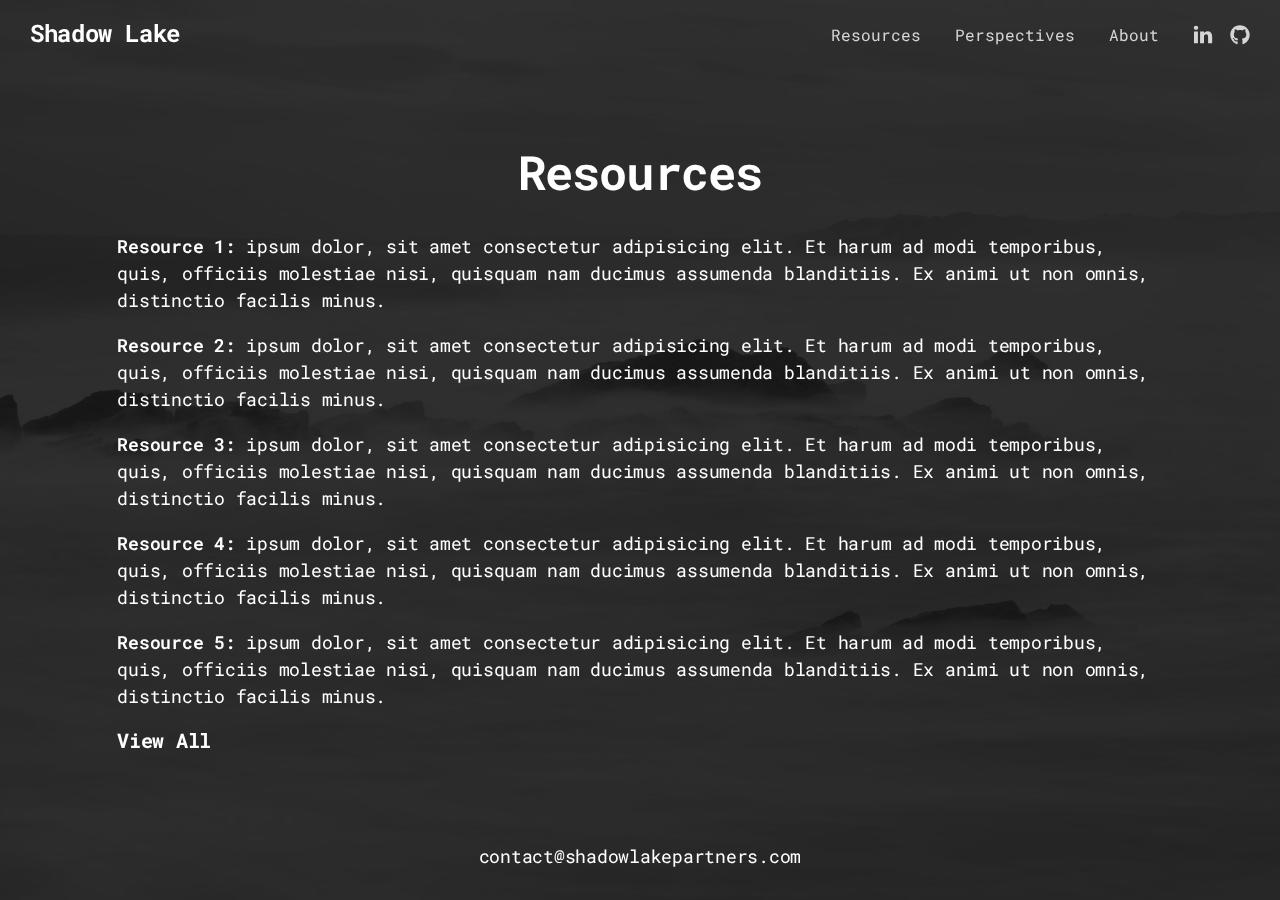
<file: resources.html>
<!doctype html>
<html>
<head>
    <meta charset="UTF-8">
    <meta name="viewport" content="width=device-width, height=device-height, initial-scale=1.0">
    <meta name="apple-mobile-web-app-capable" content="yes" />
    <base href="./">
    <title>Shadow Lake Partners</title>
    <meta property="og:title" content="test - test" />
    <meta name="twitter:title" content="test - test" />
    <!-- <link rel="preconnect" href="https://fonts.gstatic.com/" crossorigin> -->

    <!-- google fonts -->
    <link rel="preconnect" href="https://fonts.googleapis.com">
    <link rel="preconnect" href="https://fonts.gstatic.com" crossorigin>
    <link href="https://fonts.googleapis.com/css2?family=Roboto+Mono&display=swap" rel="stylesheet">

    <!-- Compressed Styles -->
    <link href="css/slides.min.css?521351" rel="stylesheet" type="text/css">

    <!-- Fonts and Material Icons -->
    <!-- <link rel="stylesheet" as="font" href="https://fonts.googleapis.com/css2?family=Inter:wght@100;200;300;400;500;600;700;800;900&family=Material+Icons&display=swap"/> -->
    <style>
        /* .slides { font-family: 'Inter', sans-serif; } */
        .slides { font-family: 'Roboto Mono', monospace; }        
    </style>
     
</head>
<body class="slides animated noPreload">
<svg id="customSvgLibrary" xmlns="http://www.w3.org/2000/svg" style="display:none" id="customSvgLibrary">
  
  <symbol id="logo" viewBox="0 0 106 31"><title>Slides Framework</title><path d="M17.413 14.04c-.56-5.84-5.6-7-8.52-7-4.6 0-8.6 2.92-8.6 7.52 0 3 2.4 4.88 5.28 5.8 4.24 1.64 5.88 1.84 5.88 3.36 0 1.08-1.2 1.72-2.32 1.72-.28 0-2.24 0-2.52-2.04h-6.6c.6 5.84 5.68 7.36 9.04 7.36 4.92 0 9.04-2.88 9.04-7.76 0-4.8-4-5.92-7.76-6.96-1.76-.52-3.4-1.2-3.4-2.2 0-.6.48-1.48 1.88-1.48 1.96 0 2.04 1.2 2.08 1.68h6.52zm2.222 15.96h6.64v-29.6h-6.64v29.6zm9.662-24.56h6.64v-5.04h-6.64v5.04zm0 24.56h6.64v-22.2h-6.64v22.2zm32.782-29.6h-6.64v9.28c-.72-.72-2.6-2.64-6.52-2.64-5.64 0-11 4.28-11 11.8 0 6.68 4.4 11.88 11.12 11.88 4.48 0 6.08-2.2 6.72-3.12v2.4h6.32v-29.6zm-17.52 18.4c0-2.56 1.8-5.56 5.64-5.56 1.56 0 2.96.56 3.96 1.56 1 .96 1.64 2.32 1.64 3.92.08 1.64-.52 3.08-1.56 4.12s-2.52 1.68-4.12 1.68c-3.12 0-5.56-2.28-5.56-5.68v-.04zm42.502 2.4c.52-4.08-.32-7.64-3.12-10.64-2.08-2.2-5-3.52-8.4-3.52-6.76 0-11.64 5.72-11.64 11.92 0 6.6 5.4 11.76 11.76 11.76 2.28 0 4.48-.68 6.32-2 1.88-1.28 3.44-3.2 4.52-5.68h-6.8c-.8 1.16-1.92 2.08-4.04 2.08-2.6 0-4.84-1.56-5.12-3.92h16.52zm-16.44-5.04c.16-1.04 1.52-3.52 4.96-3.52s4.8 2.48 4.96 3.52h-9.92zm34.502-2.12c-.56-5.84-5.6-7-8.52-7-4.6 0-8.6 2.92-8.6 7.52 0 3 2.4 4.88 5.28 5.8 4.24 1.64 5.88 1.84 5.88 3.36 0 1.08-1.2 1.72-2.32 1.72-.28 0-2.24 0-2.52-2.04h-6.6c.6 5.84 5.68 7.36 9.04 7.36 4.92 0 9.04-2.88 9.04-7.76 0-4.8-4-5.92-7.76-6.96-1.76-.52-3.4-1.2-3.4-2.2 0-.6.48-1.48 1.88-1.48 1.96 0 2.04 1.2 2.08 1.68h6.52z"/></symbol>
  
  <symbol id="close" viewBox="0 0 30 30"><path d="M15 0c-8.3 0-15 6.7-15 15s6.7 15 15 15 15-6.7 15-15-6.7-15-15-15zm5.7 19.3c.4.4.4 1 0 1.4-.2.2-.4.3-.7.3s-.5-.1-.7-.3l-4.3-4.3-4.3 4.3c-.2.2-.4.3-.7.3s-.5-.1-.7-.3c-.4-.4-.4-1 0-1.4l4.3-4.3-4.3-4.3c-.4-.4-.4-1 0-1.4s1-.4 1.4 0l4.3 4.3 4.3-4.3c.4-.4 1-.4 1.4 0s.4 1 0 1.4l-4.3 4.3 4.3 4.3z"/></symbol>

  <symbol id="arrow-left" viewBox="0 0 29 56"><path d="M28.7.3c.4.4.4 1 0 1.4l-26.3 26.3 26.3 26.3c.4.4.4 1 0 1.4-.4.4-1 .4-1.4 0l-27-27c-.4-.4-.4-1 0-1.4l27-27c.3-.3 1-.4 1.4 0z"/></symbol>
  
  <symbol id="arrow-right" viewBox="0 0 29 56"><path d="M.3 55.7c-.4-.4-.4-1 0-1.4l26.3-26.3-26.3-26.3c-.4-.4-.4-1 0-1.4.4-.4 1-.4 1.4 0l27 27c.4.4.4 1 0 1.4l-27 27c-.3.3-1 .4-1.4 0z"/></symbol>

  <symbol id="back" viewBox="0 0 20 20"><path d="M2.3 10.7l5 5c.4.4 1 .4 1.4 0s.4-1 0-1.4l-3.3-3.3h11.6c.6 0 1-.4 1-1s-.4-1-1-1h-11.6l3.3-3.3c.4-.4.4-1 0-1.4-.2-.2-.4-.3-.7-.3s-.5.1-.7.3l-5 5c-.2.2-.3.5-.3.7 0 .2.1.5.3.7z"/></symbol>
  
  <symbol id="menu" viewBox="0 0 18 18"><path d="M16 5h-14c-.6 0-1-.4-1-1 0-.5.4-1 1-1h14c.5 0 1 .4 1 1s-.4 1-1 1zm-14 5h14c.5 0 1-.4 1-1 0-.5-.4-1-1-1h-14c-.6 0-1 .4-1 1s.4 1 1 1zm14 3h-14c-.5 0-1 .4-1 1 0 .5.4 1 1 1h14c.5 0 1-.4 1-1s-.4-1-1-1z"/></symbol>
  
  <symbol id="share" viewBox="0 0 18 18"><path d="M16 8c-.6 0-1 .4-1 1v6h-12v-6c0-.6-.4-1-1-1s-1 .4-1 1v6c0 1.1.9 2 2 2h12c1.1 0 2-.9 2-2v-6c0-.6-.4-1-1-1zm-2.3-2.3c.4-.4.4-1 0-1.4l-4-4c-.4-.4-1-.4-1.4 0l-4 4c-.4.4-.4 1 0 1.4s1 .4 1.4 0l2.3-2.3v7.6c0 .6.4 1 1 1s1-.4 1-1v-7.6l2.3 2.3c.4.4 1 .4 1.4 0z"/></symbol>

  <symbol id="arrow-down" viewBox="0 0 24 24"><path d="M12 18c-.2 0-.5-.1-.7-.3l-11-10c-.4-.4-.4-1-.1-1.4.4-.4 1-.4 1.4-.1l10.4 9.4 10.3-9.4c.4-.4 1-.3 1.4.1.4.4.3 1-.1 1.4l-11 10c-.1.2-.4.3-.6.3z"/></symbol>
  
  <symbol id="arrow-up" viewBox="0 0 24 24"><path d="M11.9 5.9c.2 0 .5.1.7.3l11 10c.4.4.4 1 .1 1.4-.4.4-1 .4-1.4.1l-10.4-9.4-10.3 9.4c-.4.4-1 .3-1.4-.1-.4-.4-.3-1 .1-1.4l11-10c.1-.2.4-.3.6-.3z"/></symbol>
  
  <symbol id="arrow-top" viewBox="0 0 18 18"><path d="M15.7 7.3l-6-6c-.4-.4-1-.4-1.4 0l-6 6c-.4.4-.4 1 0 1.4.4.4 1 .4 1.4 0l4.3-4.3v11.6c0 .6.4 1 1 1s1-.4 1-1v-11.6l4.3 4.3c.2.2.4.3.7.3s.5-.1.7-.3c.4-.4.4-1 0-1.4z"/></symbol>
  
  <symbol id="play" viewBox="0 0 30 30"><path d="M7 30v-30l22 15z"/></symbol>
  
  <symbol id="chat" viewBox="0 0 18 18"><path d="M5,17c-0.2,0-0.3,0-0.4-0.1C4.2,16.7,4,16.4,4,16v-2H2c-1.1,0-2-0.9-2-2V3c0-1.1,0.9-2,2-2h14c1.1,0,2,0.9,2,2v9 c0,1.1-0.9,2-2,2H9.3l-3.7,2.8C5.4,16.9,5.2,17,5,17z M2,12h3.5C5.8,12,6,12.2,6,12.5V14l2.4-1.8C8.6,12.1,8.8,12,9,12h7V3H2V12z M13,7H5C4.4,7,4,6.6,4,6s0.4-1,1-1h8c0.6,0,1,0.4,1,1S13.6,7,13,7z M13,10H5c-0.6,0-1-0.4-1-1s0.4-1,1-1h8c0.6,0,1,0.4,1,1 S13.6,10,13,10z"/></symbol>

  <symbol id="mail" viewBox="0 0 18 18"><path d="M16 2h-14c-1.1 0-2 .9-2 2v10c0 1.1.9 2 2 2h14c1.1 0 2-.9 2-2v-10c0-1.1-.9-2-2-2zm0 2v.5l-7 4.3-7-4.4v-.4h14zm-14 10v-7.2l6.5 4c.1.1.3.2.5.2s.4-.1.5-.2l6.5-4v7.2h-14z"/></symbol>

  <symbol id="sound-on" viewBox="0 0 18 18"><path d="M8.5,0.1C8.1-0.1,7.7,0,7.4,0.2L3.7,3H2C0.9,3,0,3.9,0,5v6c0,1.1,0.9,2,2,2h1.7l3.7,2.8C7.6,15.9,7.8,16,8,16 c0.2,0,0.3,0,0.4-0.1C8.8,15.7,9,15.4,9,15V1C9,0.6,8.8,0.3,8.5,0.1z M7,13l-2.4-1.8C4.4,11.1,4.2,11,4,11l-2,0l0-6h2 c0.2,0,0.4-0.1,0.6-0.2L7,3V13z M11.7,9.9l0.7,1.9C13.9,11.2,15,9.7,15,8c0-1.7-1.1-3.2-2.7-3.8l-0.7,1.9C12.5,6.4,13,7.2,13,8C13,8.9,12.5,9.6,11.7,9.9z M12.2,1.1l-0.3,2C14.3,3.5,16,5.6,16,8s-1.8,4.5-4.2,4.9l0.3,2C15.6,14.3,18,11.4,18,8C18,4.6,15.6,1.7,12.2,1.1z"/></symbol>
  
  <symbol id="sound-off" viewBox="0 0 18 18"><path d="M15.9,8l1.8-1.8c0.4-0.4,0.4-1,0-1.4s-1-0.4-1.4,0l-1.8,1.8l-1.8-1.8c-0.4-0.4-1-0.4-1.4,0s-0.4,1,0,1.4L13.1,8l-1.8,1.8 c-0.4,0.4-0.4,1,0,1.4c0.2,0.2,0.5,0.3,0.7,0.3s0.5-0.1,0.7-0.3l1.8-1.8l1.8,1.8c0.2,0.2,0.5,0.3,0.7,0.3s0.5-0.1,0.7-0.3 c0.4-0.4,0.4-1,0-1.4L15.9,8z M8.5,0.1C8.1-0.1,7.7,0,7.4,0.2L3.7,3H2C0.9,3,0,3.9,0,5v6c0,1.1,0.9,2,2,2h1.7l3.7,2.8C7.6,15.9,7.8,16,8,16 c0.2,0,0.3,0,0.4-0.1C8.8,15.7,9,15.4,9,15V1C9,0.6,8.8,0.3,8.5,0.1z M7,13l-2.4-1.8C4.4,11.1,4.2,11,4,11l-2,0l0-6h2 c0.2,0,0.4-0.1,0.6-0.2L7,3V13z"/></symbol>
  
  <!-- social -->
  <symbol id="apple" viewBox="-1 1 24 24"><path d="M17.6 13.8c0-3 2.5-4.5 2.6-4.6-1.4-2.1-3.6-2.3-4.4-2.4-1.9-.2-3.6 1.1-4.6 1.1-.9 0-2.4-1.1-4-1-2 0-3.9 1.2-5 3-2.1 3.7-.5 9.1 1.5 12.1 1 1.5 2.2 3.1 3.8 3 1.5-.1 2.1-1 3.9-1s2.4 1 4 1 2.7-1.5 3.7-2.9c1.2-1.7 1.6-3.3 1.7-3.4-.1-.1-3.2-1.3-3.2-4.9zm-3.1-9c.8-1 1.4-2.4 1.2-3.8-1.2 0-2.7.8-3.5 1.8-.8.9-1.5 2.3-1.3 3.7 1.4.1 2.8-.7 3.6-1.7z"/></symbol>

  <symbol id="dribbble" viewBox="0 0 24 24"><path d="M12 0c-6.7 0-12 5.3-12 12s5.3 12 12 12 12-5.3 12-12-5.3-12-12-12zm7.9 5.7c1.3 1.7 2.1 3.9 2.3 6.1-.4-.1-2.4-.4-4.7-.4-.8 0-1.5 0-2.3.1 0-.1-.1-.3-.3-.5l-.7-1.5c3.7-1.4 5.3-3.4 5.7-3.8zm-7.9-3.8c2.5 0 4.9.9 6.7 2.5-.3.4-1.9 2.3-5.2 3.6-1.6-2.9-3.3-5.3-3.7-5.9.6-.1 1.4-.2 2.2-.2zm-4.4 1c.4.6 2.1 3 3.7 5.8-4.4 1.2-8.2 1.2-9.2 1.2h-.1c.8-3.1 2.9-5.6 5.6-7zm-5.7 9.1v-.3h.3c1.2 0 5.6-.1 10.1-1.5l.8 1.6c-.1 0-.3 0-.4.1-5.1 1.6-7.9 6-8.3 6.7-1.6-1.7-2.5-4.1-2.5-6.6zm10.1 10.1c-2.3 0-4.4-.8-6.1-2.1.3-.5 2.4-4.4 7.9-6.3 1.3 3.6 2 6.7 2.1 7.6-1.2.6-2.6.8-3.9.8zm5.7-1.8c-.1-.8-.7-3.6-2-7.1.7-.1 1.3-.1 2-.1 2.1 0 3.7.4 4.1.5-.3 2.8-1.8 5.2-4.1 6.7z"/></symbol>

  <symbol id="facebook" viewBox="0 0 24 24"><path d="M24 1.3v21.3c0 .7-.6 1.3-1.3 1.3h-6.1v-9.3h3.1l.5-3.6h-3.6v-2.2c0-1.1.3-1.8 1.8-1.8h1.9v-3.2c-.3 0-1.5-.1-2.8-.1-2.8 0-4.7 1.7-4.7 4.8v2.7h-3.1v3.6h3.1v9.2h-11.5c-.7 0-1.3-.6-1.3-1.3v-21.4c0-.7.6-1.3 1.3-1.3h21.3c.8 0 1.4.6 1.4 1.3z"/></symbol>

  <symbol id="facebook2" viewBox="0 0 512 512"><path d="M288 176v-64c0-17.664 14.336-32 32-32h32v-80h-64c-53.024 0-96 42.976-96 96v80h-64v80h64v256h96v-256h64l32-80h-96z"/></symbol>
   
  <symbol id="fb-like" viewBox="0 0 20 20"><path d="M0 8v12h5v-12h-5zm2.5 10.8c-.4 0-.8-.3-.8-.8 0-.4.3-.8.8-.8s.8.3.8.8c0 .4-.4.8-.8.8zm3.5-.8h9.5c1.1 0 1.7-1 1.7-1.7 0-.3-.4-1-.4-1 1.4-.3 1.7-1.2 1.7-1.7-.1-.5-.3-.9-.5-1 1-.4 1.5-1.1 1.4-1.9-.1-.8-1-1.5-1-1.5 1-.6.9-1.5.9-1.5-.3-1.3-1.5-1.7-1.7-1.7h-5.6s.3-.5.3-2.4-1.3-3.6-2.6-3.6c0 0-.7.1-1 .3v3.5l-2.7 4.4v9.8z"/></symbol>
  
  <symbol id="googlePlus" viewBox="0 1 24 24"><path d="M7.8 13.5h4.6c-.6 2-2.5 3.4-4.6 3.4-2.7 0-4.9-2.2-4.9-4.9s2.2-4.9 4.9-4.9c1.1 0 2.1.3 3 1l1.8-2.4c-1.4-1.1-3-1.6-4.8-1.6-4.3 0-7.9 3.5-7.9 7.9s3.5 7.9 7.9 7.9 7.9-3.5 7.9-7.9v-1.5h-7.9v3zM21.7 11v-2.2h-2v2.2h-2.2v2h2.2v2.2h2v-2.2h2.2v-2z"/></symbol>
  
  <symbol id="instagram" viewBox="0 0 20 20"><circle cx="10" cy="10" r="3.3"/><path d="M13,0H7C2.2,0,0,2.2,0,7v6c0,4.8,2.1,7,7,7h6c4.8,0,7-2.2,7-7V7C20,2.2,17.9,0,13,0z M10,15.1c-2.8,0-5.1-2.3-5.1-5.1 S7.2,4.9,10,4.9s5.1,2.3,5.1,5.1S12.8,15.1,10,15.1z M15.3,5.9c-0.7,0-1.2-0.5-1.2-1.2c0-0.7,0.5-1.2,1.2-1.2s1.2,0.5,1.2,1.2 C16.5,5.3,16,5.9,15.3,5.9z"/></symbol>

  <symbol id="behance" viewBox="0 0 511.958 511.958"><path d="M210.624 240.619c10.624-5.344 18.656-11.296 24.16-17.728 9.792-11.584 14.624-26.944 14.624-45.984 0-18.528-4.832-34.368-14.496-47.648-16.128-21.632-43.424-32.704-82.016-33.28h-152.896v312.096h142.56c16.064 0 30.944-1.376 44.704-4.192 13.76-2.848 25.664-8.064 35.744-15.68 8.96-6.624 16.448-14.848 22.4-24.544 9.408-14.656 14.112-31.264 14.112-49.76 0-17.92-4.128-33.184-12.32-45.728-8.288-12.544-20.448-21.728-36.576-27.552zm-147.552-90.432h68.864c15.136 0 27.616 1.632 37.408 4.864 11.328 4.704 16.992 14.272 16.992 28.864 0 13.088-4.32 22.24-12.864 27.392-8.608 5.152-19.776 7.744-33.472 7.744h-76.928v-68.864zm108.896 198.24c-7.616 3.68-18.336 5.504-32.064 5.504h-76.832v-83.232h77.888c13.568.096 24.128 1.888 31.68 5.248 13.44 6.08 20.128 17.216 20.128 33.504 0 19.2-6.912 32.128-20.8 38.976zM327.168 110.539h135.584v38.848h-135.584zM509.856 263.851c-2.816-18.08-9.024-33.984-18.688-47.712-10.592-15.552-24.032-26.944-40.384-34.144-16.288-7.232-34.624-10.848-55.04-10.816-34.272 0-62.112 10.72-83.648 32-21.472 21.344-32.224 52.032-32.224 92.032 0 42.656 11.872 73.472 35.744 92.384 23.776 18.944 51.232 28.384 82.4 28.384 37.728 0 67.072-11.232 88.032-33.632 13.408-14.144 20.992-28.064 22.656-41.728h-62.464c-3.616 6.752-7.808 12.032-12.608 15.872-8.704 7.04-20.032 10.56-33.92 10.56-13.216 0-24.416-2.912-33.76-8.704-15.424-9.28-23.488-25.536-24.512-48.672h170.464c.256-19.936-.384-35.264-2.048-45.824zm-166.88 5.984c2.24-15.008 7.68-26.912 16.32-35.712 8.64-8.768 20.864-13.184 36.512-13.216 14.432 0 26.496 4.128 36.32 12.416 9.696 8.352 15.168 20.48 16.288 36.512h-105.44z"/></symbol>
  
  <symbol id="linkedin" viewBox="0 0 24 24"><path d="M5.9 21.9h-4.7v-14.2h4.7v14.2zm-2.3-16.1c-1.6 0-2.6-1.1-2.6-2.5s1-2.5 2.7-2.5c1.6 0 2.6 1 2.6 2.5-.1 1.4-1.2 2.5-2.7 2.5zm19.2 16.1h-4.7v-7.6c0-2-.7-3.3-2.3-3.3-1.3 0-2.1.9-2.5 1.7-.1.3-.1.8-.1 1.2v7.9h-4.7v-14.1h4.7v2c.7-.9 1.7-2.3 4.3-2.3 3.1 0 5.5 2.1 5.5 6.4v8.2h-.2z"/></symbol>

  <symbol id="medium" viewBox="0 0 130.8 104"><path d="M15.5 21.2c.2-1.6-.5-3.2-1.7-4.3l-12.1-14.7v-2.2h38l29.3 64.4 25.8-64.4h36.2v2.2l-10.5 10c-.9.7-1.3 1.8-1.2 2.9v73.7c0 1.1.3 2.2 1.2 2.9l10.2 10v2.2h-51.3v-2.2l10.6-10.2c1-1 1-1.3 1-2.9v-59.6l-29.4 74.7h-4l-34.2-74.7v50.3c0 2.2.4 4.2 1.9 5.7l13.7 16.8v2.2h-39v-2.2l13.8-16.7c1.5-1.5 1.8-3.3 1.8-5.7l-.1-58.2z"/></symbol>
  
  <symbol id="pinterest" viewBox="0 0 24 24"><path d="M5.9 13.9c1.2-2-.4-2.5-.6-4-1-6.1 7.1-10.2 11.4-6 2.9 2.9 1 12-3.7 11-4.6-.9 2.2-8.1-1.4-9.5-3-1.1-4.6 3.6-3.2 5.9-.8 4-2.5 7.7-1.8 12.7 2.3-1.7 3.1-4.8 3.7-8.1 1.2.7 1.8 1.4 3.3 1.5 5.5.4 8.6-5.4 7.8-10.7-.7-4.7-5.5-7.1-10.6-6.6-4.1.4-8.1 3.7-8.3 8.3-.1 2.8.7 4.9 3.4 5.5z"/></symbol>
  
  <symbol id="stumbleupon" viewBox="0 0 24 24"><path d="M13.3 9.6l1.6.8 2.5-.8v-1.4c0-3-2.4-5.4-5.4-5.4s-5.4 2.4-5.4 5.4v7.5c0 .7-.6 1.3-1.3 1.3s-1.3-.6-1.3-1.3v-3.2h-4v3.2c0 3 2.4 5.4 5.4 5.4s5.4-2.4 5.4-5.4v-7.5c0-.7.6-1.3 1.3-1.3s1.3.6 1.3 1.3l-.1 1.4zm6.6 2.9v3.2c0 .7-.6 1.3-1.3 1.3s-1.3-.6-1.3-1.3v-3.2l-2.5.8-1.6-.8v3.2c0 3 2.4 5.4 5.4 5.4s5.4-2.4 5.4-5.4v-3.2h-4.1z"/></symbol>
  
  <symbol id="twitter" viewBox="0 1 24 23"><path d="M21.5 7.6v.6c0 6.6-5 14.1-14 14.1-2.8 0-5.4-.8-7.6-2.2l1.2.1c2.3 0 4.4-.8 6.1-2.1-2.2 0-4-1.5-4.6-3.4.3.1.6.1.9.1.5 0 .9-.1 1.3-.2-2.1-.6-3.8-2.6-3.8-5 .7.4 1.4.6 2.2.6-1.3-.9-2.2-2.4-2.2-4.1 0-.9.2-1.8.7-2.5 2.4 3 6.1 5 10.2 5.2-.1-.4-.1-.7-.1-1.1 0-2.7 2.2-5 4.9-5 1.4 0 2.7.6 3.6 1.6 1-.3 2.1-.7 3-1.3-.4 1.2-1.1 2.1-2.2 2.7 1-.1 1.9-.4 2.8-.8-.6 1.1-1.4 2-2.4 2.7z"/></symbol>
  
  <symbol id="tumblr" viewBox="0 0 23 23"><path d="M12.573 4.94v-4.94h-3.188c-.072.183-.11.4-.11.622-.034.107-.072.184-.072.293-.328 1.829-1.28 3.11-2.892 3.807-.476.218-.914.253-1.39.218v3.987h2.342c.039 5.603.039 8.493.039 8.64v.332c.294 2.449 1.573 3.914 3.843 4.463.914.257 1.901.366 2.892.366 1.279-.036 2.525-.256 3.771-.659v-4.685c-.731.22-1.395.402-1.977.583-1.135.333-2.087.113-2.857-.619-.073-.11-.183-.257-.221-.403-.106-.586-.178-1.206-.178-1.795v-6.222h5.083v-3.988h-5.085z"/></symbol>

  <symbol id="xing" viewBox="0 0 24 24"><path d="M3.647 4.74c-.208 0-.384.073-.472.216-.091.148-.077.338.02.531l2.34 4.051v.02l-3.678 6.49c-.096.191-.091.383 0 .531.088.142.244.236.452.236h3.461c.518 0 .767-.349.944-.669l3.737-6.608-2.38-4.15c-.172-.307-.433-.649-.964-.649h-3.46zm14.542-4.74c-.517 0-.741.326-.927.659l-7.702 13.658 4.918 9.023c.172.307.437.659.967.659h3.457c.208 0 .371-.079.459-.221.092-.148.09-.343-.007-.535l-4.88-8.915v-.023l7.664-13.551c.096-.191.098-.386.007-.534-.088-.142-.252-.221-.46-.221h-3.496z"/></symbol>

  <symbol id="whatsapp" viewBox="0 0 512 512"><path d="M256.064 0h-.128c-141.152 0-255.936 114.816-255.936 256 0 56 18.048 107.904 48.736 150.048l-31.904 95.104 98.4-31.456c40.48 26.816 88.768 42.304 140.832 42.304 141.152 0 255.936-114.848 255.936-256s-114.784-256-255.936-256zm148.96 361.504c-6.176 17.44-30.688 31.904-50.24 36.128-13.376 2.848-30.848 5.12-89.664-19.264-75.232-31.168-123.68-107.616-127.456-112.576-3.616-4.96-30.4-40.48-30.4-77.216s18.656-54.624 26.176-62.304c6.176-6.304 16.384-9.184 26.176-9.184 3.168 0 6.016.16 8.576.288 7.52.32 11.296.768 16.256 12.64 6.176 14.88 21.216 51.616 23.008 55.392 1.824 3.776 3.648 8.896 1.088 13.856-2.4 5.12-4.512 7.392-8.288 11.744-3.776 4.352-7.36 7.68-11.136 12.352-3.456 4.064-7.36 8.416-3.008 15.936 4.352 7.36 19.392 31.904 41.536 51.616 28.576 25.44 51.744 33.568 60.032 37.024 6.176 2.56 13.536 1.952 18.048-2.848 5.728-6.176 12.8-16.416 20-26.496 5.12-7.232 11.584-8.128 18.368-5.568 6.912 2.4 43.488 20.48 51.008 24.224 7.52 3.776 12.48 5.568 14.304 8.736 1.792 3.168 1.792 18.048-4.384 35.52z"/></symbol>
  
  <symbol id="youtube" viewBox="0 0 24 24"><path d="M23.6 6.3c-.3-1.2-1.4-2.2-2.6-2.3-3-.3-6-.3-9-.3s-6 0-9 .3c-1.2.1-2.3 1.1-2.6 2.3-.4 1.8-.4 3.8-.4 5.7 0 1.9 0 3.9.4 5.7.3 1.2 1.4 2.2 2.6 2.3 3 .3 6 .3 9 .3s6 0 9-.3c1.3-.1 2.3-1.1 2.6-2.4.4-1.7.4-3.7.4-5.6 0-1.9 0-3.9-.4-5.7zm-14.1 9v-6.6l6.5 3.3-6.5 3.3z"/></symbol>

</svg><!-- Navigation -->
<nav class="side ">
  <div class="navigation default">
    <!-- <ul></ul> -->
  </div>
</nav><!-- Panel Top #02 -->
<nav class="panel top">
  <div class="sections desktop">
    <div class="left">
        <a href="index.html" title="Slides Framework">
            <h5>Shadow Lake</h5>
            <!-- placeholder for replacing text with logo -->
            <!-- <svg style="width:82px;height:24px">
                <use xmlns:xlink="http://www.w3.org/1999/xlink" xlink:href="#logo"></use>
            </svg> -->
        </a>
    </div>
    <div class="right">
      <ul class="menu trim">
        <li><a href="resources.html">Resources</a></li>
        <li><a href="perspectives.html">Perspectives</a></li>
        <li><a href="about.html">About</a></li>
        <li class="cropRight"><a class="trimRight shift-up-2" href="https://kentuckybenjamin.github.io" target="_blank"><svg><use xmlns:xlink="http://www.w3.org/1999/xlink" xlink:href="#linkedin"></use></svg></a></li>
        <li class="cropRight"><a href="https://kentuckybenjamin.github.io" class="trimRight shift-up-2" aria-label="Pico GitHub repository"><svg aria-hidden="true" focusable="false" role="img" xmlns="http://www.w3.org/2000/svg" viewBox="0 0 496 512" height="16px"><path fill="currentColor" d="M165.9 397.4c0 2-2.3 3.6-5.2 3.6-3.3.3-5.6-1.3-5.6-3.6 0-2 2.3-3.6 5.2-3.6 3-.3 5.6 1.3 5.6 3.6zm-31.1-4.5c-.7 2 1.3 4.3 4.3 4.9 2.6 1 5.6 0 6.2-2s-1.3-4.3-4.3-5.2c-2.6-.7-5.5.3-6.2 2.3zm44.2-1.7c-2.9.7-4.9 2.6-4.6 4.9.3 2 2.9 3.3 5.9 2.6 2.9-.7 4.9-2.6 4.6-4.6-.3-1.9-3-3.2-5.9-2.9zM244.8 8C106.1 8 0 113.3 0 252c0 110.9 69.8 205.8 169.5 239.2 12.8 2.3 17.3-5.6 17.3-12.1 0-6.2-.3-40.4-.3-61.4 0 0-70 15-84.7-29.8 0 0-11.4-29.1-27.8-36.6 0 0-22.9-15.7 1.6-15.4 0 0 24.9 2 38.6 25.8 21.9 38.6 58.6 27.5 72.9 20.9 2.3-16 8.8-27.1 16-33.7-55.9-6.2-112.3-14.3-112.3-110.5 0-27.5 7.6-41.3 23.6-58.9-2.6-6.5-11.1-33.3 2.6-67.9 20.9-6.5 69 27 69 27 20-5.6 41.5-8.5 62.8-8.5s42.8 2.9 62.8 8.5c0 0 48.1-33.6 69-27 13.7 34.7 5.2 61.4 2.6 67.9 16 17.7 25.8 31.5 25.8 58.9 0 96.5-58.9 104.2-114.8 110.5 9.2 7.9 17 22.9 17 46.4 0 33.7-.3 75.4-.3 83.6 0 6.5 4.6 14.4 17.3 12.1C428.2 457.8 496 362.9 496 252 496 113.3 383.5 8 244.8 8zM97.2 352.9c-1.3 1-1 3.3.7 5.2 1.6 1.6 3.9 2.3 5.2 1 1.3-1 1-3.3-.7-5.2-1.6-1.6-3.9-2.3-5.2-1zm-10.8-8.1c-.7 1.3.3 2.9 2.3 3.9 1.6 1 3.6.7 4.3-.7.7-1.3-.3-2.9-2.3-3.9-2-.6-3.6-.3-4.3.7zm32.4 35.6c-1.6 1.3-1 4.3 1.3 6.2 2.3 2.3 5.2 2.6 6.5 1 1.3-1.3.7-4.3-1.3-6.2-2.2-2.3-5.2-2.6-6.5-1zm-11.4-14.7c-1.6 1-1.6 3.6 0 5.9 1.6 2.3 4.3 3.3 5.6 2.3 1.6-1.3 1.6-3.9 0-6.2-1.4-2.3-4-3.3-5.6-2z"></path></svg></a></li>
      </ul>
    </div>
  </div>
  <div class="sections compact hidden">
    <!-- <div class="left">
      <a href="index.html" title="placeholder">
        <h5>Shadow Lake</h5>
      </a>
    </div> -->
    <!-- <div class="left"><a href="#" title="Slides Framework"><svg style="width:82px;height:24px"><use xmlns:xlink="http://www.w3.org/1999/xlink" xlink:href="#logo"></use></svg></a></div> -->
    <div class="right"><span class="button actionButton sidebarTrigger" data-sidebar-id="1"><svg><use xmlns:xlink="http://www.w3.org/1999/xlink" xlink:href="#menu"></use></svg></span></div>
  </div>
</nav>

<!-- Sidebar -->
<nav class="sidebar" data-sidebar-id="1">
  <div class="close"><svg><use xmlns:xlink="http://www.w3.org/1999/xlink" xlink:href="#close"></use></svg></div>
  <div class="content">
    <!-- <a href="#" class="logo"><svg width="100" height="30"><use xmlns:xlink="http://www.w3.org/1999/xlink" xlink:href="#logo"></use></svg></a> -->
    <a href="index.html" title="placeholder">
      <h5>Shadow Lake</h5>
    </a>
    <ul class="mainMenu margin-top-3">
      <li><a href="resources.html">Resources</a></li>
      <li><a href="perspectives.html">Perspectives</a></li>
      <li><a href="about.html">About</a></li>
    </ul>
    <ul class="subMenu small opacity-8">
        <li><a href="#">Contact Us</a></li>
        <li><a href="#">Sitemap</a></li>
        <li><a href="#">Privacy Policy</a></li>
        <li><a href="#">Scraping Policy</a></li>
    </ul>
    <ul class="social opacity-8">
      <li><a href="#"><svg><use xmlns:xlink="http://www.w3.org/1999/xlink" xlink:href="#linkedin"></use></svg></a></li>
      <li><a href="https://kentuckybenjamin.github.io"><svg aria-hidden="true" focusable="false" role="img" xmlns="http://www.w3.org/2000/svg" viewBox="0 0 496 512" height="16px"><path fill="currentColor" d="M165.9 397.4c0 2-2.3 3.6-5.2 3.6-3.3.3-5.6-1.3-5.6-3.6 0-2 2.3-3.6 5.2-3.6 3-.3 5.6 1.3 5.6 3.6zm-31.1-4.5c-.7 2 1.3 4.3 4.3 4.9 2.6 1 5.6 0 6.2-2s-1.3-4.3-4.3-5.2c-2.6-.7-5.5.3-6.2 2.3zm44.2-1.7c-2.9.7-4.9 2.6-4.6 4.9.3 2 2.9 3.3 5.9 2.6 2.9-.7 4.9-2.6 4.6-4.6-.3-1.9-3-3.2-5.9-2.9zM244.8 8C106.1 8 0 113.3 0 252c0 110.9 69.8 205.8 169.5 239.2 12.8 2.3 17.3-5.6 17.3-12.1 0-6.2-.3-40.4-.3-61.4 0 0-70 15-84.7-29.8 0 0-11.4-29.1-27.8-36.6 0 0-22.9-15.7 1.6-15.4 0 0 24.9 2 38.6 25.8 21.9 38.6 58.6 27.5 72.9 20.9 2.3-16 8.8-27.1 16-33.7-55.9-6.2-112.3-14.3-112.3-110.5 0-27.5 7.6-41.3 23.6-58.9-2.6-6.5-11.1-33.3 2.6-67.9 20.9-6.5 69 27 69 27 20-5.6 41.5-8.5 62.8-8.5s42.8 2.9 62.8 8.5c0 0 48.1-33.6 69-27 13.7 34.7 5.2 61.4 2.6 67.9 16 17.7 25.8 31.5 25.8 58.9 0 96.5-58.9 104.2-114.8 110.5 9.2 7.9 17 22.9 17 46.4 0 33.7-.3 75.4-.3 83.6 0 6.5 4.6 14.4 17.3 12.1C428.2 457.8 496 362.9 496 252 496 113.3 383.5 8 244.8 8zM97.2 352.9c-1.3 1-1 3.3.7 5.2 1.6 1.6 3.9 2.3 5.2 1 1.3-1 1-3.3-.7-5.2-1.6-1.6-3.9-2.3-5.2-1zm-10.8-8.1c-.7 1.3.3 2.9 2.3 3.9 1.6 1 3.6.7 4.3-.7.7-1.3-.3-2.9-2.3-3.9-2-.6-3.6-.3-4.3.7zm32.4 35.6c-1.6 1.3-1 4.3 1.3 6.2 2.3 2.3 5.2 2.6 6.5 1 1.3-1.3.7-4.3-1.3-6.2-2.2-2.3-5.2-2.6-6.5-1zm-11.4-14.7c-1.6 1-1.6 3.6 0 5.9 1.6 2.3 4.3 3.3 5.6 2.3 1.6-1.3 1.6-3.9 0-6.2-1.4-2.3-4-3.3-5.6-2z"></path></svg></a></li>
    </ul>
  </div>
</nav>

<!-- Slide 1 (#01) -->
<section class="slide fade-6 kenBurns">
  <div class="content">
    <div class="container">
      <div class="wrap">
    
        <h2 class="ae-1">Resources</h2>

        <br>
    
        <p class="left ae-1">
          <strong><a href="https://kentuckybenjamin.github.io"> Resource 1:</a></strong> ipsum dolor, sit amet consectetur adipisicing elit. Et harum ad modi temporibus, quis, officiis molestiae nisi, quisquam nam ducimus assumenda blanditiis. Ex animi ut non omnis, distinctio facilis minus.
        </p>

        <p class="left ae-2">
          <strong><a href="https://kentuckybenjamin.github.io"> Resource 2:</a></strong> ipsum dolor, sit amet consectetur adipisicing elit. Et harum ad modi temporibus, quis, officiis molestiae nisi, quisquam nam ducimus assumenda blanditiis. Ex animi ut non omnis, distinctio facilis minus.
        </p>

        <p class="left ae-3">
          <strong><a href="https://kentuckybenjamin.github.io"> Resource 3:</a></strong> ipsum dolor, sit amet consectetur adipisicing elit. Et harum ad modi temporibus, quis, officiis molestiae nisi, quisquam nam ducimus assumenda blanditiis. Ex animi ut non omnis, distinctio facilis minus.
        </p>

        <p class="left ae-4">
          <strong><a href="https://kentuckybenjamin.github.io"> Resource 4:</a></strong> ipsum dolor, sit amet consectetur adipisicing elit. Et harum ad modi temporibus, quis, officiis molestiae nisi, quisquam nam ducimus assumenda blanditiis. Ex animi ut non omnis, distinctio facilis minus.
        </p>

        <p class="left ae-5">
          <strong><a href="https://kentuckybenjamin.github.io"> Resource 5:</a></strong> ipsum dolor, sit amet consectetur adipisicing elit. Et harum ad modi temporibus, quis, officiis molestiae nisi, quisquam nam ducimus assumenda blanditiis. Ex animi ut non omnis, distinctio facilis minus.
        </p>

        <h6 class="left ae-6"><a href="https://kentuckybenjamin.github.io">View All</See></a></h6>
                            
      </div>
    </div>
  </div>
  <div class="background" style="background-image:url(assets/img/background/image_03.jpg)"></div>
</section>

<!-- Panel Bottom #02 -->
<nav class="panel bottom forceMobileView">
  <div class="sections desktop">
    <div class="left"></div>
    <div class="center">

      <p>contact@shadowlakepartners.com</p>

    </div>
    <div class="right"></div>
  </div>
  <div class="sections compact hidden">
    <!-- <div class="right"><span data-dropdown-id="2" class="button actionButton dropdownTrigger"><svg><use xmlns:xlink="http://www.w3.org/1999/xlink" xlink:href="#share"></use></svg></span></div> -->
  </div>
</nav>

<!-- jQuery 3.5.1 -->
    <script src="https://ajax.googleapis.com/ajax/libs/jquery/3.5.1/jquery.min.js"></script>

    <!-- Compressed Scripts -->
    <script src="js/slides.min.js?521351" type="text/javascript"></script>
     
</body>
</html>
</file>
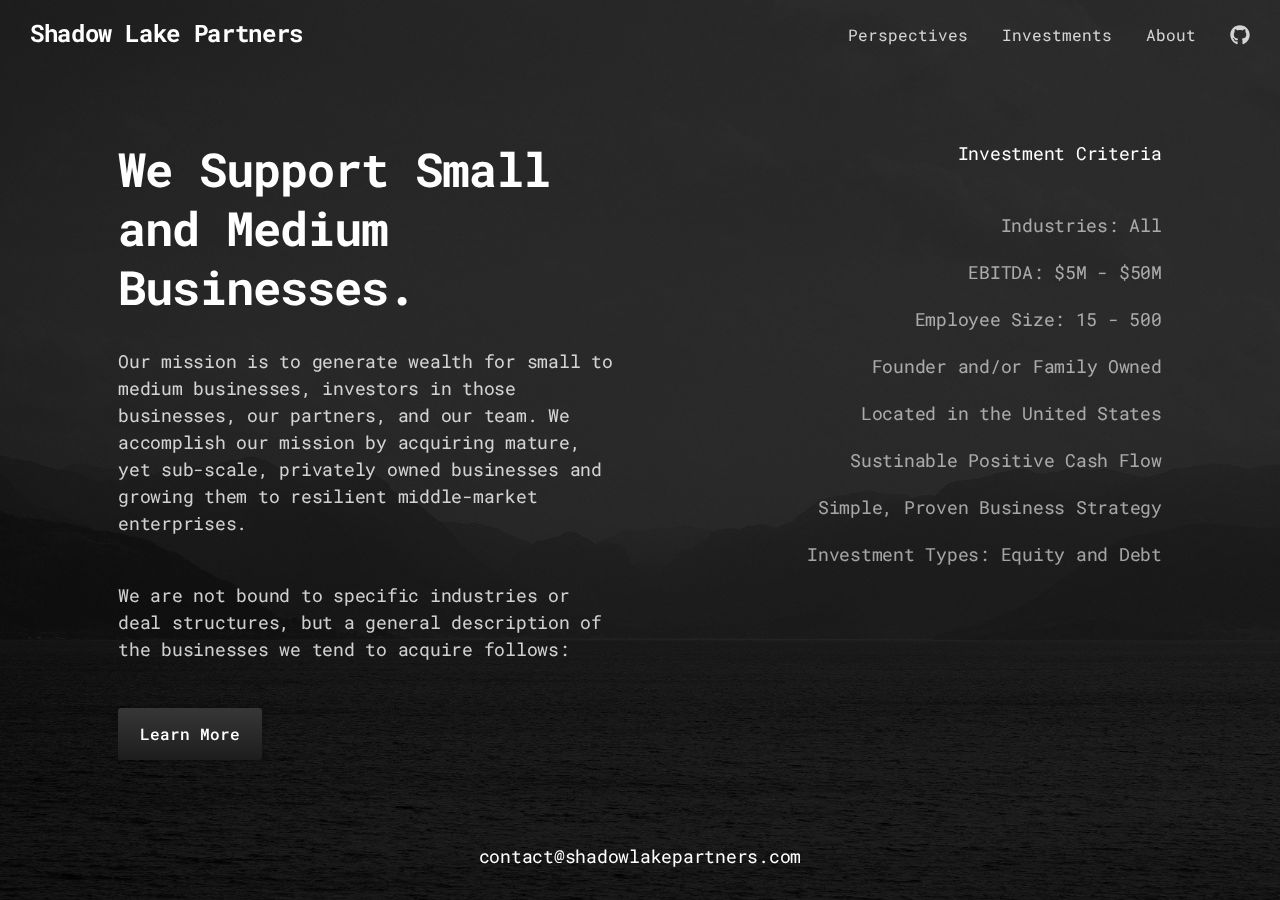
<file: scrap_1.html>
<!doctype html>
<html>
<head>
    <meta charset="UTF-8">
    <meta name="viewport" content="width=device-width, height=device-height, initial-scale=1.0">
    <meta name="apple-mobile-web-app-capable" content="yes" />
    <base href="./">
    <title>Shadow Lake Partners</title>
    <meta property="og:title" content="Shadow Lake Partners" />
    <meta name="twitter:title" content="Shadow Lake Partners" />

    <!-- google fonts -->
    <link rel="preconnect" href="https://fonts.googleapis.com">
    <link rel="preconnect" href="https://fonts.gstatic.com" crossorigin>
    <link href="https://fonts.googleapis.com/css2?family=Roboto+Mono&display=swap" rel="stylesheet">

    <!-- Compressed Styles -->
    <link href="css/slides.min.css?521351" rel="stylesheet" type="text/css">

    <!-- Fonts and Material Icons -->
    <style>
        .slides { font-family: 'Roboto Mono', monospace; }        
    </style>
    <link rel="shortcut icon" type="image/x-icon" href="favicon.ico">
     
</head>
<body class="slides animated noPreload">
<svg id="customSvgLibrary" xmlns="http://www.w3.org/2000/svg" style="display:none" id="customSvgLibrary">
  
  <!-- icon  -->
  <symbol id="menu" viewBox="0 0 18 18"><path d="M16 5h-14c-.6 0-1-.4-1-1 0-.5.4-1 1-1h14c.5 0 1 .4 1 1s-.4 1-1 1zm-14 5h14c.5 0 1-.4 1-1 0-.5-.4-1-1-1h-14c-.6 0-1 .4-1 1s.4 1 1 1zm14 3h-14c-.5 0-1 .4-1 1 0 .5.4 1 1 1h14c.5 0 1-.4 1-1s-.4-1-1-1z"/></symbol>

  <!-- social -->
  <symbol id="linkedin" viewBox="0 0 24 24"><path d="M5.9 21.9h-4.7v-14.2h4.7v14.2zm-2.3-16.1c-1.6 0-2.6-1.1-2.6-2.5s1-2.5 2.7-2.5c1.6 0 2.6 1 2.6 2.5-.1 1.4-1.2 2.5-2.7 2.5zm19.2 16.1h-4.7v-7.6c0-2-.7-3.3-2.3-3.3-1.3 0-2.1.9-2.5 1.7-.1.3-.1.8-.1 1.2v7.9h-4.7v-14.1h4.7v2c.7-.9 1.7-2.3 4.3-2.3 3.1 0 5.5 2.1 5.5 6.4v8.2h-.2z"/></symbol>

</svg>

<!-- Navigation -->
<nav class="side ">
  <div class="navigation default">
  </div>
</nav>

<!-- Navbar -->
<nav class="panel top">
  <div class="sections desktop">
    <div class="left">
        <a href="index.html" title="Slides Framework">
            <h5>Shadow Lake Partners</h5>
        </a>
    </div>
    <div class="right">
      <ul class="menu trim">
        <li><a href="perspectives.html">Perspectives</a></li>
        <li><a href="investments.html">Investments</a></li>
        <li><a href="about.html">About</a></li>
        <!-- <li class="cropRight"><a class="trimRight shift-up-2" href="https://kentuckybenjamin.github.io" target="_blank"><svg><use xmlns:xlink="http://www.w3.org/1999/xlink" xlink:href="#linkedin"></use></svg></a></li> -->
        <li class="cropRight"><a href="https://github.com/shadow-lake-partners/" class="trimRight shift-up-2" aria-label="Pico GitHub repository"><svg aria-hidden="true" focusable="false" role="img" xmlns="http://www.w3.org/2000/svg" viewBox="0 0 496 512" height="16px"><path fill="currentColor" d="M165.9 397.4c0 2-2.3 3.6-5.2 3.6-3.3.3-5.6-1.3-5.6-3.6 0-2 2.3-3.6 5.2-3.6 3-.3 5.6 1.3 5.6 3.6zm-31.1-4.5c-.7 2 1.3 4.3 4.3 4.9 2.6 1 5.6 0 6.2-2s-1.3-4.3-4.3-5.2c-2.6-.7-5.5.3-6.2 2.3zm44.2-1.7c-2.9.7-4.9 2.6-4.6 4.9.3 2 2.9 3.3 5.9 2.6 2.9-.7 4.9-2.6 4.6-4.6-.3-1.9-3-3.2-5.9-2.9zM244.8 8C106.1 8 0 113.3 0 252c0 110.9 69.8 205.8 169.5 239.2 12.8 2.3 17.3-5.6 17.3-12.1 0-6.2-.3-40.4-.3-61.4 0 0-70 15-84.7-29.8 0 0-11.4-29.1-27.8-36.6 0 0-22.9-15.7 1.6-15.4 0 0 24.9 2 38.6 25.8 21.9 38.6 58.6 27.5 72.9 20.9 2.3-16 8.8-27.1 16-33.7-55.9-6.2-112.3-14.3-112.3-110.5 0-27.5 7.6-41.3 23.6-58.9-2.6-6.5-11.1-33.3 2.6-67.9 20.9-6.5 69 27 69 27 20-5.6 41.5-8.5 62.8-8.5s42.8 2.9 62.8 8.5c0 0 48.1-33.6 69-27 13.7 34.7 5.2 61.4 2.6 67.9 16 17.7 25.8 31.5 25.8 58.9 0 96.5-58.9 104.2-114.8 110.5 9.2 7.9 17 22.9 17 46.4 0 33.7-.3 75.4-.3 83.6 0 6.5 4.6 14.4 17.3 12.1C428.2 457.8 496 362.9 496 252 496 113.3 383.5 8 244.8 8zM97.2 352.9c-1.3 1-1 3.3.7 5.2 1.6 1.6 3.9 2.3 5.2 1 1.3-1 1-3.3-.7-5.2-1.6-1.6-3.9-2.3-5.2-1zm-10.8-8.1c-.7 1.3.3 2.9 2.3 3.9 1.6 1 3.6.7 4.3-.7.7-1.3-.3-2.9-2.3-3.9-2-.6-3.6-.3-4.3.7zm32.4 35.6c-1.6 1.3-1 4.3 1.3 6.2 2.3 2.3 5.2 2.6 6.5 1 1.3-1.3.7-4.3-1.3-6.2-2.2-2.3-5.2-2.6-6.5-1zm-11.4-14.7c-1.6 1-1.6 3.6 0 5.9 1.6 2.3 4.3 3.3 5.6 2.3 1.6-1.3 1.6-3.9 0-6.2-1.4-2.3-4-3.3-5.6-2z"></path></svg></a></li>
      </ul>
    </div>
  </div>
  <div class="sections compact hidden">
    <div class="right"><span class="button actionButton sidebarTrigger" data-sidebar-id="1"><svg><use xmlns:xlink="http://www.w3.org/1999/xlink" xlink:href="#menu"></use></svg></span></div>
  </div>
</nav>

<!-- Sidebar -->
<nav class="sidebar" data-sidebar-id="1">
  <div class="close"><svg><use xmlns:xlink="http://www.w3.org/1999/xlink" xlink:href="#close"></use></svg></div>
  <div class="content">
    <a href="index.html" title="placeholder">
      <h5>Shadow Lake</h5>
    </a>
    <ul class="mainMenu margin-top-3">
      <li><a href="perspectives.html">Perspectives</a></li>
      <li><a href="investments.html">Investments</a></li>
      <li><a href="about.html">About</a></li>
    </ul>
    <ul class="subMenu small opacity-8">
        <li><a href="#">Contact Us</a></li>
        <li><a href="#">Sitemap</a></li>
        <li><a href="#">Privacy Policy</a></li>
        <li><a href="#">Scraping Policy</a></li>
    </ul>
    <ul class="social opacity-8">
      <li><a href="#"><svg><use xmlns:xlink="http://www.w3.org/1999/xlink" xlink:href="#linkedin"></use></svg></a></li>
      <li><a href="https://kentuckybenjamin.github.io"><svg aria-hidden="true" focusable="false" role="img" xmlns="http://www.w3.org/2000/svg" viewBox="0 0 496 512" height="16px"><path fill="currentColor" d="M165.9 397.4c0 2-2.3 3.6-5.2 3.6-3.3.3-5.6-1.3-5.6-3.6 0-2 2.3-3.6 5.2-3.6 3-.3 5.6 1.3 5.6 3.6zm-31.1-4.5c-.7 2 1.3 4.3 4.3 4.9 2.6 1 5.6 0 6.2-2s-1.3-4.3-4.3-5.2c-2.6-.7-5.5.3-6.2 2.3zm44.2-1.7c-2.9.7-4.9 2.6-4.6 4.9.3 2 2.9 3.3 5.9 2.6 2.9-.7 4.9-2.6 4.6-4.6-.3-1.9-3-3.2-5.9-2.9zM244.8 8C106.1 8 0 113.3 0 252c0 110.9 69.8 205.8 169.5 239.2 12.8 2.3 17.3-5.6 17.3-12.1 0-6.2-.3-40.4-.3-61.4 0 0-70 15-84.7-29.8 0 0-11.4-29.1-27.8-36.6 0 0-22.9-15.7 1.6-15.4 0 0 24.9 2 38.6 25.8 21.9 38.6 58.6 27.5 72.9 20.9 2.3-16 8.8-27.1 16-33.7-55.9-6.2-112.3-14.3-112.3-110.5 0-27.5 7.6-41.3 23.6-58.9-2.6-6.5-11.1-33.3 2.6-67.9 20.9-6.5 69 27 69 27 20-5.6 41.5-8.5 62.8-8.5s42.8 2.9 62.8 8.5c0 0 48.1-33.6 69-27 13.7 34.7 5.2 61.4 2.6 67.9 16 17.7 25.8 31.5 25.8 58.9 0 96.5-58.9 104.2-114.8 110.5 9.2 7.9 17 22.9 17 46.4 0 33.7-.3 75.4-.3 83.6 0 6.5 4.6 14.4 17.3 12.1C428.2 457.8 496 362.9 496 252 496 113.3 383.5 8 244.8 8zM97.2 352.9c-1.3 1-1 3.3.7 5.2 1.6 1.6 3.9 2.3 5.2 1 1.3-1 1-3.3-.7-5.2-1.6-1.6-3.9-2.3-5.2-1zm-10.8-8.1c-.7 1.3.3 2.9 2.3 3.9 1.6 1 3.6.7 4.3-.7.7-1.3-.3-2.9-2.3-3.9-2-.6-3.6-.3-4.3.7zm32.4 35.6c-1.6 1.3-1 4.3 1.3 6.2 2.3 2.3 5.2 2.6 6.5 1 1.3-1.3.7-4.3-1.3-6.2-2.2-2.3-5.2-2.6-6.5-1zm-11.4-14.7c-1.6 1-1.6 3.6 0 5.9 1.6 2.3 4.3 3.3 5.6 2.3 1.6-1.3 1.6-3.9 0-6.2-1.4-2.3-4-3.3-5.6-2z"></path></svg></a></li>
    </ul>
  </div>
</nav>

<!-- Slide -->
<section class="slide fade-6 kenBurns">
  <div class="content">
    <div class="container">
      <div class="wrap">

        <div class="fix-12-12">
          <ul class="flex left">
            <li class="col-6-12 fromBottomLeft">

              <!-- <p class="opacity-6 margin-bottom-2 ae-1">Title</p> -->
              <h2 class="ae-1">We Support Small and Medium Businesses.</h2>
              <br>
              <p class="ae-2">
                <span class="opacity-8">
                  Our mission is to generate wealth for small to medium businesses, investors in those businesses, our partners, and our team. We accomplish our mission by acquiring mature, yet sub-scale, privately owned businesses and growing them to resilient middle-market enterprises. 
                </span>
                </p>
              <br>
              <p class="ae-2">
                <span class="opacity-8">
                  We are not bound to specific industries or deal structures, but a general description of the businesses we tend to acquire follows:
                </span>
                </p>
              <br>              
              <a class="button grey gradient crop ae-3">Learn More</a>
            </li>

            <li class="col-1-12">&nbsp;</li>

            <li class="col-5-12 bottom">
              <p class="right ae-4">Investment Criteria</p>
              <br>
              <p class="right opacity-6 margin-bottom-2 ae-4">Industries: All</p>
              <p class="right opacity-6 margin-bottom-2 ae-4">EBITDA: $5M - $50M</p>
              <p class="right opacity-6 margin-bottom-2 ae-4">Employee Size: 15 - 500</p>
              <p class="right opacity-6 margin-bottom-2 ae-4">Founder and/or Family Owned</p>
              <p class="right opacity-6 margin-bottom-2 ae-4">Located in the United States</p>
              <p class="right opacity-6 margin-bottom-2 ae-4">Sustinable Positive Cash Flow</p>
              <p class="right opacity-6 margin-bottom-2 ae-4">Simple, Proven Business Strategy</p>
              <p class="right opacity-6 margin-bottom-2 ae-4">Investment Types: Equity and Debt</p>
            </li>
          </ul>
        </div>

      </div>
    </div>
  </div>
  <div class="background" style="background-image:url(assets/img/background/image_05.jpg)"></div>
</section>

<!-- Panel Bottom #02 -->
<nav class="panel bottom forceMobileView">
  <div class="sections desktop">
    <div class="left"></div>
    <div class="center">

      <p>contact@shadowlakepartners.com</p>

    </div>
    <div class="right"></div>
  </div>
  <div class="sections compact hidden">
  </div>
</nav>

<!-- jQuery 3.5.1 -->
    <script src="https://ajax.googleapis.com/ajax/libs/jquery/3.5.1/jquery.min.js"></script>

    <!-- Compressed Scripts -->
    <script src="js/slides.min.js?521351" type="text/javascript"></script>
     
</body>
</html>
</file>
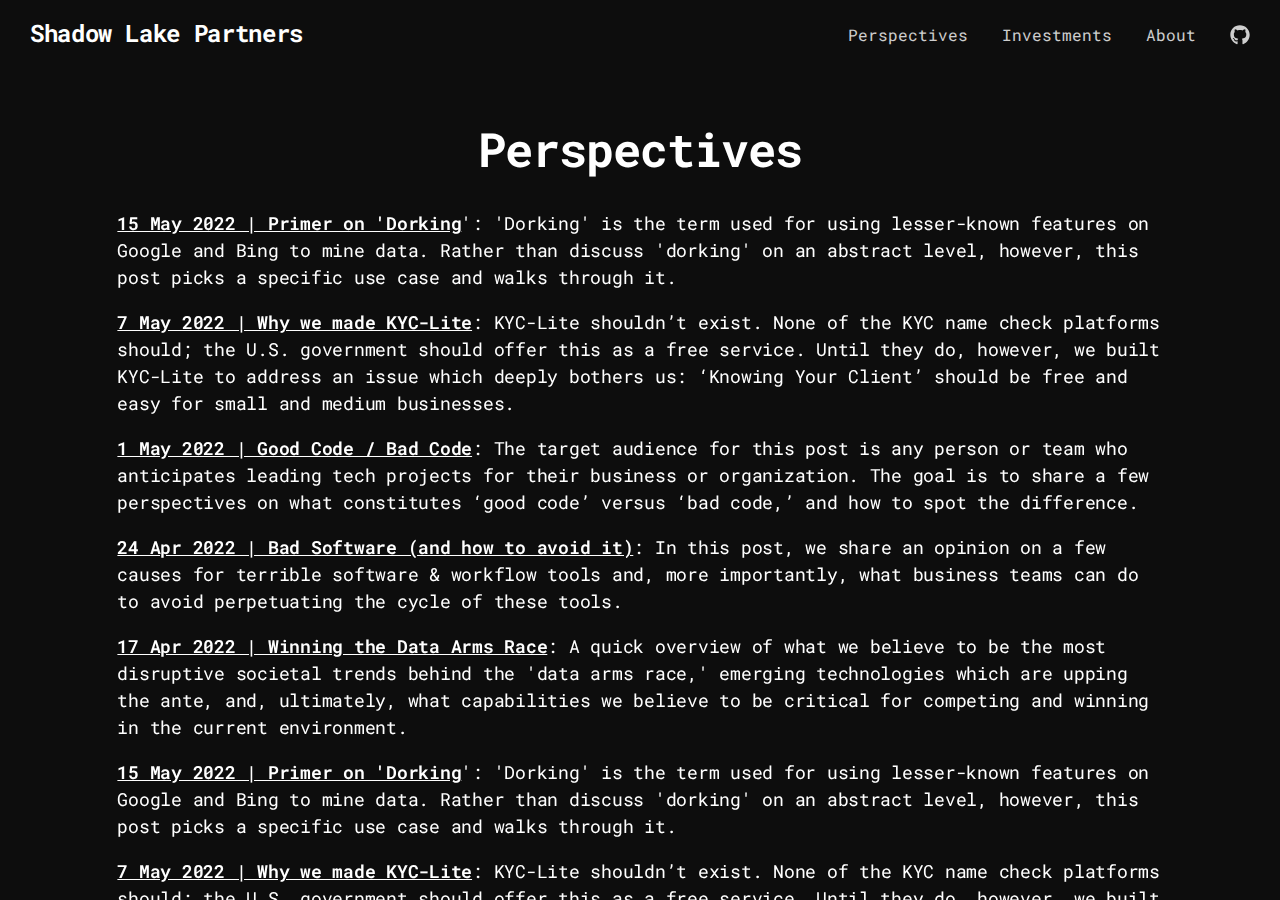
<file: scrap_2.html>
<!doctype html>
<html>
<head>
    <meta charset="UTF-8">
    <meta name="viewport" content="width=device-width, height=device-height, initial-scale=1.0">
    <meta name="apple-mobile-web-app-capable" content="yes" />
    <base href="./">
    <title>Shadow Lake Partners</title>
    <meta property="og:title" content="Shadow Lake Partners" />
    <meta name="twitter:title" content="Shadow Lake Partners" />
    <!-- <link rel="preconnect" href="https://fonts.gstatic.com/" crossorigin> -->

    <!-- google fonts -->
    <link rel="preconnect" href="https://fonts.googleapis.com">
    <link rel="preconnect" href="https://fonts.gstatic.com" crossorigin>
    <link href="https://fonts.googleapis.com/css2?family=Roboto+Mono&display=swap" rel="stylesheet">

    <!-- Compressed Styles -->
    <link href="css/slides.min.css?521351" rel="stylesheet" type="text/css">

    <!-- Fonts and Material Icons -->
    <style>
        .slides { font-family: 'Roboto Mono', monospace; }        
    </style>
    <link rel="shortcut icon" type="image/x-icon" href="favicon.ico">
     
</head>
<body class="slides animated noPreload">
<svg id="customSvgLibrary" xmlns="http://www.w3.org/2000/svg" style="display:none" id="customSvgLibrary">

  <!-- icons -->
  <symbol id="menu" viewBox="0 0 18 18"><path d="M16 5h-14c-.6 0-1-.4-1-1 0-.5.4-1 1-1h14c.5 0 1 .4 1 1s-.4 1-1 1zm-14 5h14c.5 0 1-.4 1-1 0-.5-.4-1-1-1h-14c-.6 0-1 .4-1 1s.4 1 1 1zm14 3h-14c-.5 0-1 .4-1 1 0 .5.4 1 1 1h14c.5 0 1-.4 1-1s-.4-1-1-1z"/></symbol>

  <!-- social -->
  <symbol id="linkedin" viewBox="0 0 24 24"><path d="M5.9 21.9h-4.7v-14.2h4.7v14.2zm-2.3-16.1c-1.6 0-2.6-1.1-2.6-2.5s1-2.5 2.7-2.5c1.6 0 2.6 1 2.6 2.5-.1 1.4-1.2 2.5-2.7 2.5zm19.2 16.1h-4.7v-7.6c0-2-.7-3.3-2.3-3.3-1.3 0-2.1.9-2.5 1.7-.1.3-.1.8-.1 1.2v7.9h-4.7v-14.1h4.7v2c.7-.9 1.7-2.3 4.3-2.3 3.1 0 5.5 2.1 5.5 6.4v8.2h-.2z"/></symbol>
  
</svg><!-- Navigation -->
<nav class="side ">
  <div class="navigation default">
  </div>
</nav>

<!-- Navbar -->
<nav class="panel top" style="background-color: #0d0d0d;">
  <div class="sections desktop">
    <div class="left">
        <a href="index.html" title="Shadow Lake Partners">
            <h5>Shadow Lake Partners</h5>
            <!-- placeholder for replacing text with logo -->
            <!-- <svg style="width:82px;height:24px">
                <use xmlns:xlink="http://www.w3.org/1999/xlink" xlink:href="#logo"></use>
            </svg> -->
        </a>
    </div>
    <div class="right">
      <ul class="menu trim">
        <li><a href="perspectives.html">Perspectives</a></li>
        <li><a href="investments.html">Investments</a></li>
        <li><a href="about.html">About</a></li>
        <!-- <li class="cropRight"><a class="trimRight shift-up-2" href="https://kentuckybenjamin.github.io" target="_blank"><svg><use xmlns:xlink="http://www.w3.org/1999/xlink" xlink:href="#linkedin"></use></svg></a></li> -->
        <li class="cropRight"><a href="https://github.com/shadow-lake-partners/" class="trimRight shift-up-2" aria-label="Pico GitHub repository"><svg aria-hidden="true" focusable="false" role="img" xmlns="http://www.w3.org/2000/svg" viewBox="0 0 496 512" height="16px"><path fill="currentColor" d="M165.9 397.4c0 2-2.3 3.6-5.2 3.6-3.3.3-5.6-1.3-5.6-3.6 0-2 2.3-3.6 5.2-3.6 3-.3 5.6 1.3 5.6 3.6zm-31.1-4.5c-.7 2 1.3 4.3 4.3 4.9 2.6 1 5.6 0 6.2-2s-1.3-4.3-4.3-5.2c-2.6-.7-5.5.3-6.2 2.3zm44.2-1.7c-2.9.7-4.9 2.6-4.6 4.9.3 2 2.9 3.3 5.9 2.6 2.9-.7 4.9-2.6 4.6-4.6-.3-1.9-3-3.2-5.9-2.9zM244.8 8C106.1 8 0 113.3 0 252c0 110.9 69.8 205.8 169.5 239.2 12.8 2.3 17.3-5.6 17.3-12.1 0-6.2-.3-40.4-.3-61.4 0 0-70 15-84.7-29.8 0 0-11.4-29.1-27.8-36.6 0 0-22.9-15.7 1.6-15.4 0 0 24.9 2 38.6 25.8 21.9 38.6 58.6 27.5 72.9 20.9 2.3-16 8.8-27.1 16-33.7-55.9-6.2-112.3-14.3-112.3-110.5 0-27.5 7.6-41.3 23.6-58.9-2.6-6.5-11.1-33.3 2.6-67.9 20.9-6.5 69 27 69 27 20-5.6 41.5-8.5 62.8-8.5s42.8 2.9 62.8 8.5c0 0 48.1-33.6 69-27 13.7 34.7 5.2 61.4 2.6 67.9 16 17.7 25.8 31.5 25.8 58.9 0 96.5-58.9 104.2-114.8 110.5 9.2 7.9 17 22.9 17 46.4 0 33.7-.3 75.4-.3 83.6 0 6.5 4.6 14.4 17.3 12.1C428.2 457.8 496 362.9 496 252 496 113.3 383.5 8 244.8 8zM97.2 352.9c-1.3 1-1 3.3.7 5.2 1.6 1.6 3.9 2.3 5.2 1 1.3-1 1-3.3-.7-5.2-1.6-1.6-3.9-2.3-5.2-1zm-10.8-8.1c-.7 1.3.3 2.9 2.3 3.9 1.6 1 3.6.7 4.3-.7.7-1.3-.3-2.9-2.3-3.9-2-.6-3.6-.3-4.3.7zm32.4 35.6c-1.6 1.3-1 4.3 1.3 6.2 2.3 2.3 5.2 2.6 6.5 1 1.3-1.3.7-4.3-1.3-6.2-2.2-2.3-5.2-2.6-6.5-1zm-11.4-14.7c-1.6 1-1.6 3.6 0 5.9 1.6 2.3 4.3 3.3 5.6 2.3 1.6-1.3 1.6-3.9 0-6.2-1.4-2.3-4-3.3-5.6-2z"></path></svg></a></li>
      </ul>
    </div>
  </div>
  <div class="sections compact hidden">
    <!-- <div class="left">
      <a href="index.html" title="placeholder">
        <h5>Shadow Lake</h5>
      </a>
    </div> -->
    <!-- <div class="left"><a href="#" title="Slides Framework"><svg style="width:82px;height:24px"><use xmlns:xlink="http://www.w3.org/1999/xlink" xlink:href="#logo"></use></svg></a></div> -->
    <div class="right"><span class="button actionButton sidebarTrigger" data-sidebar-id="1"><svg><use xmlns:xlink="http://www.w3.org/1999/xlink" xlink:href="#menu"></use></svg></span></div>
  </div>
</nav>

<!-- Sidebar -->
<nav class="sidebar" data-sidebar-id="1">
  <div class="close"><svg><use xmlns:xlink="http://www.w3.org/1999/xlink" xlink:href="#close"></use></svg></div>
  <div class="content">
    <!-- <a href="#" class="logo"><svg width="100" height="30"><use xmlns:xlink="http://www.w3.org/1999/xlink" xlink:href="#logo"></use></svg></a> -->
    <a href="index.html" title="placeholder">
      <h5>Shadow Lake</h5>
    </a>
    <ul class="mainMenu margin-top-3">
      <li><a href="perspectives.html">Perspectives</a></li>
      <li><a href="investments.html">Investments</a></li>
      <li><a href="about.html">About</a></li>
    </ul>
    <ul class="subMenu small opacity-8">
        <li><a href="contact.html">Contact</a></li>
        <li><a href="#">Sitemap</a></li>
        <li><a href="#">Bug Bounty</a></li>
        <li><a href="#">Privacy Policy</a></li>
        <li><a href="#">Scraping Policy</a></li>
        
    </ul>
    <ul class="social opacity-8">
      <li><a href="https://kentuckybenjamin.github.io"><svg><use xmlns:xlink="http://www.w3.org/1999/xlink" xlink:href="#linkedin"></use></svg></a></li>
      <li><a href="https://kentuckybenjamin.github.io"><svg aria-hidden="true" focusable="false" role="img" xmlns="http://www.w3.org/2000/svg" viewBox="0 0 496 512" height="16px"><path fill="currentColor" d="M165.9 397.4c0 2-2.3 3.6-5.2 3.6-3.3.3-5.6-1.3-5.6-3.6 0-2 2.3-3.6 5.2-3.6 3-.3 5.6 1.3 5.6 3.6zm-31.1-4.5c-.7 2 1.3 4.3 4.3 4.9 2.6 1 5.6 0 6.2-2s-1.3-4.3-4.3-5.2c-2.6-.7-5.5.3-6.2 2.3zm44.2-1.7c-2.9.7-4.9 2.6-4.6 4.9.3 2 2.9 3.3 5.9 2.6 2.9-.7 4.9-2.6 4.6-4.6-.3-1.9-3-3.2-5.9-2.9zM244.8 8C106.1 8 0 113.3 0 252c0 110.9 69.8 205.8 169.5 239.2 12.8 2.3 17.3-5.6 17.3-12.1 0-6.2-.3-40.4-.3-61.4 0 0-70 15-84.7-29.8 0 0-11.4-29.1-27.8-36.6 0 0-22.9-15.7 1.6-15.4 0 0 24.9 2 38.6 25.8 21.9 38.6 58.6 27.5 72.9 20.9 2.3-16 8.8-27.1 16-33.7-55.9-6.2-112.3-14.3-112.3-110.5 0-27.5 7.6-41.3 23.6-58.9-2.6-6.5-11.1-33.3 2.6-67.9 20.9-6.5 69 27 69 27 20-5.6 41.5-8.5 62.8-8.5s42.8 2.9 62.8 8.5c0 0 48.1-33.6 69-27 13.7 34.7 5.2 61.4 2.6 67.9 16 17.7 25.8 31.5 25.8 58.9 0 96.5-58.9 104.2-114.8 110.5 9.2 7.9 17 22.9 17 46.4 0 33.7-.3 75.4-.3 83.6 0 6.5 4.6 14.4 17.3 12.1C428.2 457.8 496 362.9 496 252 496 113.3 383.5 8 244.8 8zM97.2 352.9c-1.3 1-1 3.3.7 5.2 1.6 1.6 3.9 2.3 5.2 1 1.3-1 1-3.3-.7-5.2-1.6-1.6-3.9-2.3-5.2-1zm-10.8-8.1c-.7 1.3.3 2.9 2.3 3.9 1.6 1 3.6.7 4.3-.7.7-1.3-.3-2.9-2.3-3.9-2-.6-3.6-.3-4.3.7zm32.4 35.6c-1.6 1.3-1 4.3 1.3 6.2 2.3 2.3 5.2 2.6 6.5 1 1.3-1.3.7-4.3-1.3-6.2-2.2-2.3-5.2-2.6-6.5-1zm-11.4-14.7c-1.6 1-1.6 3.6 0 5.9 1.6 2.3 4.3 3.3 5.6 2.3 1.6-1.3 1.6-3.9 0-6.2-1.4-2.3-4-3.3-5.6-2z"></path></svg></a></li>
    </ul>
  </div>
</nav>

<!-- Slide 1 (#01) -->
<section class="slide fade-6 kenBurns">
  <div class="content">
    <div class="container">
      <div class="wrap">
    
        <h2 class="ae-1">Perspectives</h2>

        <br>    
        
        <p class="left ae-2">
            <u><strong><a href="https://kentuckybenjamin.github.io"> 15 May 2022 | Primer on 'Dorking</a></strong></u>': 
            'Dorking' is the term used for using lesser-known features on Google and Bing to mine data. Rather 
            than discuss 'dorking' on an abstract level, however, this post picks a specific use case and walks 
            through it.
          </p>

          <p class="left ae-2">
            <u><strong><a href="https://kentuckybenjamin.github.io"> 7 May 2022 | Why we made KYC-Lite</a></strong></u>: 
            KYC-Lite shouldn’t exist. None of the KYC name check platforms should; the U.S. government should 
            offer this as a free service. Until they do, however, we built KYC-Lite to address an issue which 
            deeply bothers us: ‘Knowing Your Client’ should be free and easy for small and medium businesses.
          </p>         
          
          <p class="left ae-2">
            <u><strong><a href="https://kentuckybenjamin.github.io"> 1 May 2022 | Good Code / Bad Code</a></strong></u>: 
            The target audience for this post is any person or team who anticipates leading tech projects for their business 
            or organization. The goal is to share a few perspectives on what constitutes ‘good code’ versus ‘bad code,’ and 
            how to spot the difference.
          </p>             
  
          <p class="left ae-2">
            <u><strong><a href="https://kentuckybenjamin.github.io"> 24 Apr 2022 | Bad Software (and how to avoid it)</a></strong></u>: 
            In this post, we share an opinion on a few causes for terrible software & workflow tools and, more importantly, 
            what business teams can do to avoid perpetuating the cycle of these tools.
          </p> 
  
          <p class="left ae-2">
            <u><strong><a href="https://kentuckybenjamin.github.io"> 17 Apr 2022 | Winning the Data Arms Race</a></strong></u>: 
            A quick overview of what we believe to be the most disruptive societal trends behind the 'data arms race,' 
            emerging technologies which are upping the ante, and, ultimately, what capabilities we believe to be critical 
            for competing and winning in the current environment.
          </p> 

          <p class="left ae-2">
            <u><strong><a href="https://kentuckybenjamin.github.io"> 15 May 2022 | Primer on 'Dorking</a></strong></u>': 
            'Dorking' is the term used for using lesser-known features on Google and Bing to mine data. Rather 
            than discuss 'dorking' on an abstract level, however, this post picks a specific use case and walks 
            through it.
          </p>

          <p class="left ae-2">
            <u><strong><a href="https://kentuckybenjamin.github.io"> 7 May 2022 | Why we made KYC-Lite</a></strong></u>: 
            KYC-Lite shouldn’t exist. None of the KYC name check platforms should; the U.S. government should 
            offer this as a free service. Until they do, however, we built KYC-Lite to address an issue which 
            deeply bothers us: ‘Knowing Your Client’ should be free and easy for small and medium businesses.
          </p>         
          
          <p class="left ae-2">
            <u><strong><a href="https://kentuckybenjamin.github.io"> 1 May 2022 | Good Code / Bad Code</a></strong></u>: 
            The target audience for this post is any person or team who anticipates leading tech projects for their business 
            or organization. The goal is to share a few perspectives on what constitutes ‘good code’ versus ‘bad code,’ and 
            how to spot the difference.
          </p>             
  
          <p class="left ae-2">
            <u><strong><a href="https://kentuckybenjamin.github.io"> 24 Apr 2022 | Bad Software (and how to avoid it)</a></strong></u>: 
            In this post, we share an opinion on a few causes for terrible software & workflow tools and, more importantly, 
            what business teams can do to avoid perpetuating the cycle of these tools.
          </p> 
  
          <p class="left ae-2">
            <u><strong><a href="https://kentuckybenjamin.github.io"> 17 Apr 2022 | Winning the Data Arms Race</a></strong></u>: 
            A quick overview of what we believe to be the most disruptive societal trends behind the 'data arms race,' 
            emerging technologies which are upping the ante, and, ultimately, what capabilities we believe to be critical 
            for competing and winning in the current environment.
          </p>           
  
          <h6 class="left ae-3"><a href="https://kentuckybenjamin.github.io">View All</See></a></h6>
          <br>
          <div class="center ae-4">
            <p>contact@shadowlakepartners.com</p>
          </div>
        
      </div>
    </div>
  </div>
  <!-- <div class="background" style="background-image:url(assets/img/background/image_04.jpg)"></div> -->
</section>

<!-- Panel Bottom #02 -->
<!-- <nav class="panel bottom forceMobileView">
  <div class="sections desktop">
    <div class="left"></div>
    <div class="center">
      <p>contact@shadowlakepartners.com</p>
    </div>
    <div class="right"></div>
  </div>
  <div class="sections compact hidden">
  </div>
</nav> -->

<!-- jQuery 3.5.1 -->
    <script src="https://ajax.googleapis.com/ajax/libs/jquery/3.5.1/jquery.min.js"></script>

    <!-- Compressed Scripts -->
    <script src="js/slides.min.js?521351" type="text/javascript"></script>
     
</body>
</html>
</file>
<file: css/custom.css>
/* The TypeWritter Stuff */

.typewriter {

    overflow: hidden;
    /* Ensures the content is not revealed until the animation */
    border-right: .15em solid orange;
    /* this controls how wide the blinker is */
    /* The typwriter cursor */

    white-space: nowrap;
    /* Keeps the content on a single line */
    /* margin: 0 auto; Use this is we want the typing to start in the center */

    margin: 1 auto;
    /* Use this is we want the typing to start on the left */
    /* Gives that scrolling effect as the typing happens */

    /* letter-spacing: .15em; */
    letter-spacing: .1em;
    /* Adjust as needed */
    
    animation: typing 3.5s steps(40, end), blink-caret .75s step-end infinite;
    /* animation: typing 3.5s steps(40, end), blink-caret .75s step-end infinite; */
    }

    /* note: was (40,end) */
    
    
/* Just the blinker */
    
.blinker {
    
    overflow: hidden;
    /* Ensures the content is not revealed until the animation */
    border-right: .15em solid rgb(234, 234, 232);
    
    /* The typwriter cursor */
    white-space: nowrap;
    
    /* Keeps the content on a single line */
    /* margin: 0 auto; Use this is we want the typing to start in the center */
    margin: 1 auto;
    
    /* Use this is we want the typing to start on the left */
    /* Gives that scrolling effect as the typing happens */
    letter-spacing: .15em;
    /* Adjust as needed */
    /* animation: typing 3.5s steps(40, end), blink-caret .75s step-end infinite; */
    
    animation: blink-caret .75s step-end infinite;
    }
    
    
    /* The typing effect */
    
    @keyframes typing {
    from {
    width: 0
    }
    to {
    width: 100% 
    }
    }
    
    /* the above width was 100% */
    
    /* The typewriter cursor effect */
    
    @keyframes blink-caret {
    from,
    to {
    border-color: transparent
    }
    50% {
    border-color: rgb(235, 235, 235);
    }
    }
</file>
<file: css/slides.min.css>
@charset "UTF-8";body,html,img{max-width:100%}.material-icons,.slides{-webkit-font-smoothing:antialiased}.button svg,.button svg *{pointer-events:none!important}.button,.container .wrap,.slides-form.center input,.slides-form.center textarea{text-align:center}.dialog,body,html{-webkit-tap-highlight-color:transparent}a,abbr,acronym,address,applet,article,aside,audio,b,big,blockquote,body,canvas,caption,center,cite,code,dd,del,details,dfn,div,dl,dt,em,embed,fieldset,figcaption,figure,footer,form,h1,h2,h3,h4,h5,h6,header,hgroup,hr,html,i,iframe,img,ins,kbd,label,legend,li,mark,menu,nav,object,ol,output,p,pre,q,ruby,s,samp,section,small,span,strike,strong,sub,summary,sup,table,tbody,td,tfoot,th,thead,time,tr,tt,u,ul,var,video{border:0;vertical-align:baseline;margin:0;padding:0}article,aside,details,figcaption,figure,footer,header,hgroup,menu,nav,section{display:block}.button,.button.actionButton,.dot,.dot:after,.material-icons,img{display:inline-block}li,ol,ul{list-style:none}blockquote,q{quotes:none}blockquote:after,blockquote:before,q:after,q:before{content:none}table{border-collapse:collapse;border-spacing:0}b,strong{font-weight:600}html{position:static!important;top:0!important;box-sizing:border-box;margin:0;padding:0;overflow:hidden;-webkit-backface-visibility:hidden;backface-visibility:hidden}*,:after,:before{box-sizing:inherit}body{width:100%;height:100%}body,html{overflow-x:hidden}html.scrollable,html.scrollable body{overflow-y:auto;-webkit-overflow-scrolling:touch}.button,.content,.slide{overflow:hidden}img.round{border-radius:999px}img.rounded{border-radius:6px}.slides{color:#fff;fill:#fff;-webkit-hyphens:none;-ms-hyphens:none;hyphens:none;background:#111}.slides.bodyWhite{background:#fff}.slides.desktopSwipe{cursor:-webkit-grab}.slides.desktopSwipe:active{cursor:-webkit-grabbing}.slides.desktopSwipe .slide .container .wrap{cursor:inherit}.button{border-radius:3px;padding:14px 22px;color:#fff;border:none;outline:0;text-decoration:none;background:#202020;font-size:16px;line-height:1.5;font-weight:500;vertical-align:top;cursor:pointer;-webkit-backface-visibility:hidden;backface-visibility:hidden;letter-spacing:normal!important;position:relative;white-space:nowrap;transform:translate3d(0,0,0);box-shadow:0 1px 4px rgba(0,0,0,.1),0 2px 6px rgba(0,0,0,.1);-webkit-appearance:none;margin-bottom:10px;transition:.3s;-webkit-user-select:none!important;-moz-user-select:none!important;-ms-user-select:none!important;user-select:none!important}.button .material-icons,.button svg{vertical-align:middle;position:relative}.content,.slide.active{-webkit-backface-visibility:hidden}.button.actionButton:hover:not(:active),.button:hover{transform:translateY(0)!important}@media (max-width:767px){.button{max-width:100%;white-space:normal}}.popup .button,.slide .button{margin-left:5px;margin-right:5px}.popup .button.small,.slide .button.small{margin-left:4px;margin-right:4px}.button.wide{margin-left:0!important;margin-right:0!important}.button .material-icons{margin-right:8px;font-size:20px;top:-2px;-webkit-user-select:none!important;-moz-user-select:none!important;-ms-user-select:none!important;user-select:none!important}.button .material-icons.small{font-size:17px;bottom:1px}.button .material-icons.right{margin-left:8px;margin-right:0}.button svg{width:20px;height:20px;margin-top:-3px;margin-right:10px}.button svg.right{margin-right:0;margin-left:10px}.button.actionButton{height:42px;width:42px;padding:12px;border-radius:25px;z-index:999;background:rgba(0,0,0,.3);line-height:1;box-shadow:0 0 0 1px rgba(255,255,255,.05);cursor:pointer;-ms-touch-action:manipulation;touch-action:manipulation;vertical-align:top}.button.actionButton svg{width:18px;height:18px;fill:#fff!important;top:2px;vertical-align:bottom}.button.actionButton svg,.button.play svg,.button:not(.stroke) svg,.panel svg:not(.noFill),.slide.whiteSlide .button.actionButton svg{fill:#fff}.button.actionButton .material-icons{margin:0;position:relative;left:-3px;top:-3px;font-size:24px}.button.actionButton.big{width:50px;height:50px;padding:16px}.button.actionButton.big .material-icons{font-size:24px}.button.actionButton.big svg{width:22px;height:22px;left:-2px;top:0}.button.actionButton.stroke{box-shadow:none;padding:10px}.button.actionButton.rounded{border-radius:6px}.button.actionButton.sound [class*=sound-]{position:absolute;opacity:0;transition:.5s;left:13px;top:16px}.button.actionButton.sound.stroke [class*=sound-]{left:11px;top:14px}.button.actionButton.sound.playing .sound-on,.button.actionButton.sound:not(.playing) .sound-off{opacity:1}.button.actionButton.transparent{background-color:transparent}.button.stroke,.button.thin-stroke{background-color:transparent!important;color:#202020}.button:hover{box-shadow:0 2px 4px rgba(0,0,0,.15),0 3px 9px rgba(0,0,0,.15);opacity:1;transition:.35s!important}.button:hover:after{opacity:.5}.button:active{box-shadow:0 3px 6px 0 rgba(0,0,0,.1),0 0 10px 0 rgba(0,0,0,.1),0 1px 4px -1px rgba(0,0,0,.1);transform:translateY(2px)!important;transition:.35s!important}.button.shade:after,.dot:after{transition:.25s;content:""}.button:active:after{opacity:1}.button.uppercase{font-size:15px;padding-top:15px;padding-bottom:15px}.button.lowercase{text-transform:lowercase;letter-spacing:0;font-weight:300}.button.round{border-radius:99px;padding-left:28px;padding-right:28px}.button.rounded{border-radius:6px}.button.rectangular{border-radius:1px}.button.square{border-radius:0}.button.thin-stroke{font-weight:300;border:1px solid;padding:13px 21px}.slide.whiteSlide .button.thin-stroke{color:#202020}.button.thin-stroke.small{padding:9px 15px}.button.stroke{border:2px solid;padding:12px 20px}.slide.whiteSlide .button.stroke{color:#202020}.button.stroke.round{padding-left:26px;padding-right:26px}.button.stroke.uppercase{padding-top:13px;padding-bottom:13px}.button.stroke.uppercase svg{margin-bottom:-2px}.button.stroke.uppercase.small{padding:11px 15px}.button.stroke.small{border:1px solid;padding-top:9px;padding-bottom:9px}@media (min-width:768px){.button.stroke.big{padding:14px 28px}.button.stroke.big.uppercase{padding-top:16px;padding-bottom:16px}}.button.stroke:not(.flat):hover{box-shadow:inset 0 -100px 0 rgba(41,41,41,.05),0 4px 6px 0 rgba(0,0,0,.1),0 1px 10px 0 rgba(0,0,0,.1),0 2px 4px -1px rgba(0,0,0,.1)}.button.empty,.button.flat:not(:hover){box-shadow:none}.button.small{font-size:15px;font-weight:500;padding:10px 16px}.button.small .material-icons{vertical-align:bottom;position:relative;font-size:18px;margin-right:8px;bottom:1px}.button.small .material-icons.right{margin-left:8px;margin-right:0}.button.small svg{width:16px;height:16px;margin-right:10px;top:0}.button.small svg.right{margin-right:0;margin-left:10px}.button.small.round{padding-left:18px;padding-right:18px}.button.small.rounded{border-radius:6px}.button.small.uppercase{font-size:12px;padding:12px 16px;letter-spacing:.125em}.button.small.uppercase.round{padding-left:19px;padding-right:19px}@media (min-width:768px){.button.big{font-size:20px;padding:16px 26px}.button.big.round{padding-left:28px;padding-right:28px}.button.big.rounded{border-radius:7px}.button.big.uppercase{font-size:16px;padding:19px 28px}.button.big.uppercase.round{padding-left:32px;padding-right:32px}.button.big .material-icons{margin-right:10px;font-size:24px;top:-2px}.button.big .material-icons.right{margin-left:10px;margin-right:0}.button.big svg{width:24px;height:24px;margin-right:11px;top:0}.button.big svg.right{margin-right:0;margin-left:11px}}.button.empty,.button.hollow{padding:0!important;background-color:transparent!important;font-size:0!important}.button.empty{margin:0}.button.hollow{box-shadow:none!important}.button.hollow svg{margin:0}.button.shade{position:relative}.button.shade:after{position:absolute;top:0;left:0;width:100%;height:100%;background:#292929;opacity:0}.button.shade:hover:after{opacity:.15}.button.shade:active:after{opacity:.2}.button.play{width:90px;height:90px;border-radius:50%;padding:27px;margin-left:0;margin-right:0}.button.play svg{width:35px;height:36px;margin:0}.button.play.small{width:60px;height:60px;border-radius:50%;padding:22px 19px}.button.play.small svg{fill:#fff;width:23px;height:23px;top:-3px}.button.play:hover{transform:scale(1.05)}.button.gradient{position:relative}.button.gradient:before{content:"";position:absolute;top:0;left:0;width:100%;height:100%;background:linear-gradient(to bottom,#fff 0,#000 100%);z-index:-1;opacity:.1}.form-group-left{border-top-right-radius:0!important;border-bottom-right-radius:0!important;margin-right:0!important}.form-group-center{border-radius:0!important;margin-right:0!important;margin-left:0!important}.form-group-right{border-top-left-radius:0!important;border-bottom-left-radius:0!important;margin-left:0!important}.slide.whiteSlide .button.white:hover{box-shadow:0 4px 6px 0 rgba(0,0,0,.1),0 1px 10px 0 rgba(0,0,0,.1)}.slide.whiteSlide .button.white:hover:after{opacity:.3}.roundButton{border-radius:50px;height:50px;width:50px;padding:14px;margin:5px}.roundButton svg{bottom:2px}@media (max-width:319px){.button.uppercase,.uppercase{letter-spacing:.07em}}.button.uppercase{letter-spacing:.125em!important;text-indent:-.1em!important;font-weight:700!important}.material-icons{font-family:"Material Icons";font-weight:400;font-style:normal;font-size:24px;line-height:1;text-transform:none;letter-spacing:normal;word-wrap:normal;white-space:nowrap;direction:ltr;text-rendering:optimizeLegibility;-moz-osx-font-smoothing:grayscale;-webkit-font-feature-settings:"liga";font-feature-settings:"liga"}.dialog li input,.slides-form,.slides-form button{font-family:inherit}.material-icons.md-18{font-size:18px}.material-icons.md-24{font-size:24px}.material-icons.md-36{font-size:36px}.material-icons.md-48{font-size:48px}.slide.whiteSlide svg:not(.noFill){fill:#202020}.embedContainer,.svgContainer{position:relative;width:100%;height:0;padding:0}.embedContainer .scale,.svgContainer svg.scale{position:absolute;height:100%;width:100%;left:0;top:0}.dots{font-size:0}.dot{padding:7px}.dot:after{width:6px;height:6px;background:#fff;border-radius:50%;opacity:.5}.dot.big .dot:after{width:14px;height:14px}.slide.whiteSlide .dot:after{background:#202020}.slides:not(.mobile).dot:hover:after{transform:scale(1.333333);opacity:1}.dot.selected:after,.dot:active:after{opacity:1;transform:scale(1.675)}.tabs{color:#fff;max-width:260px;border-radius:5px}.tabs li{padding:16px 20px;letter-spacing:2.5px;font-size:12px;transition:.15s;margin-top:-1px;border:1px solid rgba(255,255,255,.3)}.tabs li:not(:last-child){border-bottom:0}.tabs li:first-child{border-radius:6px 6px 0 0}.tabs li:last-child{border-radius:0 0 6px 6px}.tabs li.selected{background:#fff;color:#202020}.slide.whiteSlide .tabs li{border-color:#e5e5e5;color:#202020}.slide.whiteSlide .tabs li.selected{background:#202020;border-color:#202020;color:#fff}.links li{font-size:17px;letter-spacing:0;padding:4px 0}.slides-form .label,.slides-form label{display:block;font-size:14px;margin-top:12px;margin-bottom:2px}.slides-form .label.uppercase,.slides-form label.uppercase{font-size:14px}.slides-form input[type=email],.slides-form input[type=name],.slides-form input[type=number],.slides-form input[type=password],.slides-form input[type=tel],.slides-form input[type=text],.slides-form select,.slides-form textarea{font-family:inherit;position:relative;background:#fff;padding:16px;border:none;font-size:16px;color:#242424;outline:0;border-radius:3px;width:100%;-webkit-appearance:none;-moz-appearance:none;appearance:none;border:1px solid rgba(0,0,0,.1);transition:.15s}.slides-form input[type=email].flat,.slides-form input[type=email]:focus,.slides-form input[type=email]:hover,.slides-form input[type=name].flat,.slides-form input[type=name]:focus,.slides-form input[type=name]:hover,.slides-form input[type=number].flat,.slides-form input[type=number]:focus,.slides-form input[type=number]:hover,.slides-form input[type=password].flat,.slides-form input[type=password]:focus,.slides-form input[type=password]:hover,.slides-form input[type=tel].flat,.slides-form input[type=tel]:focus,.slides-form input[type=tel]:hover,.slides-form input[type=text].flat,.slides-form input[type=text]:focus,.slides-form input[type=text]:hover,.slides-form select.flat,.slides-form select:focus,.slides-form select:hover,.slides-form textarea.flat,.slides-form textarea:focus,.slides-form textarea:hover{border-color:rgba(0,0,0,.2)}.slides-form input[type=email]:focus,.slides-form input[type=name]:focus,.slides-form input[type=number]:focus,.slides-form input[type=password]:focus,.slides-form input[type=tel]:focus,.slides-form input[type=text]:focus,.slides-form select:focus,.slides-form textarea:focus{border-color:#2196F3;z-index:10}.slides-form input[type=email]:focus::-webkit-input-placeholder,.slides-form input[type=name]:focus::-webkit-input-placeholder,.slides-form input[type=number]:focus::-webkit-input-placeholder,.slides-form input[type=password]:focus::-webkit-input-placeholder,.slides-form input[type=tel]:focus::-webkit-input-placeholder,.slides-form input[type=text]:focus::-webkit-input-placeholder,.slides-form select:focus::-webkit-input-placeholder,.slides-form textarea:focus::-webkit-input-placeholder{color:#242424;font-weight:400;opacity:0}.slides-form input[type=email]:focus:-moz-placeholder,.slides-form input[type=name]:focus:-moz-placeholder,.slides-form input[type=number]:focus:-moz-placeholder,.slides-form input[type=password]:focus:-moz-placeholder,.slides-form input[type=tel]:focus:-moz-placeholder,.slides-form input[type=text]:focus:-moz-placeholder,.slides-form select:focus:-moz-placeholder,.slides-form textarea:focus:-moz-placeholder{color:#242424;font-weight:400;opacity:0}.slides-form input[type=email]:focus::-moz-placeholder,.slides-form input[type=name]:focus::-moz-placeholder,.slides-form input[type=number]:focus::-moz-placeholder,.slides-form input[type=password]:focus::-moz-placeholder,.slides-form input[type=tel]:focus::-moz-placeholder,.slides-form input[type=text]:focus::-moz-placeholder,.slides-form select:focus::-moz-placeholder,.slides-form textarea:focus::-moz-placeholder{color:#242424;font-weight:400;opacity:0}.slides-form input[type=email]:focus:-ms-input-placeholder,.slides-form input[type=name]:focus:-ms-input-placeholder,.slides-form input[type=number]:focus:-ms-input-placeholder,.slides-form input[type=password]:focus:-ms-input-placeholder,.slides-form input[type=tel]:focus:-ms-input-placeholder,.slides-form input[type=text]:focus:-ms-input-placeholder,.slides-form select:focus:-ms-input-placeholder,.slides-form textarea:focus:-ms-input-placeholder{color:#242424;font-weight:400;opacity:0}.slides-form input[type=email]:not(textarea).round,.slides-form input[type=name]:not(textarea).round,.slides-form input[type=number]:not(textarea).round,.slides-form input[type=password]:not(textarea).round,.slides-form input[type=tel]:not(textarea).round,.slides-form input[type=text]:not(textarea).round,.slides-form select:not(textarea).round,.slides-form textarea:not(textarea).round{border-radius:22px;padding-left:22px;padding-right:22px}.slides-form input[type=email].rounded,.slides-form input[type=name].rounded,.slides-form input[type=number].rounded,.slides-form input[type=password].rounded,.slides-form input[type=tel].rounded,.slides-form input[type=text].rounded,.slides-form select.rounded,.slides-form textarea.rounded{border-radius:6px}.slides-form input[type=email]:after,.slides-form input[type=name]:after,.slides-form input[type=number]:after,.slides-form input[type=password]:after,.slides-form input[type=tel]:after,.slides-form input[type=text]:after,.slides-form select:after,.slides-form textarea:after{content:"";position:absolute;top:0;left:0;right:0;bottom:0;background:#fff}@media (min-width:768px){.slides-form input[type=email],.slides-form input[type=name],.slides-form input[type=number],.slides-form input[type=password],.slides-form input[type=tel],.slides-form input[type=text],.slides-form select,.slides-form textarea{max-width:300px}}.slides-form input[type=email]::-webkit-input-placeholder,.slides-form input[type=name]::-webkit-input-placeholder,.slides-form input[type=number]::-webkit-input-placeholder,.slides-form input[type=password]::-webkit-input-placeholder,.slides-form input[type=tel]::-webkit-input-placeholder,.slides-form input[type=text]::-webkit-input-placeholder,.slides-form select::-webkit-input-placeholder,.slides-form textarea::-webkit-input-placeholder{color:#242424;font-weight:400;opacity:.5}.slides-form input[type=email]:-moz-placeholder,.slides-form input[type=name]:-moz-placeholder,.slides-form input[type=number]:-moz-placeholder,.slides-form input[type=password]:-moz-placeholder,.slides-form input[type=tel]:-moz-placeholder,.slides-form input[type=text]:-moz-placeholder,.slides-form select:-moz-placeholder,.slides-form textarea:-moz-placeholder{color:#242424;font-weight:400;opacity:.5}.slides-form input[type=email]::-moz-placeholder,.slides-form input[type=name]::-moz-placeholder,.slides-form input[type=number]::-moz-placeholder,.slides-form input[type=password]::-moz-placeholder,.slides-form input[type=tel]::-moz-placeholder,.slides-form input[type=text]::-moz-placeholder,.slides-form select::-moz-placeholder,.slides-form textarea::-moz-placeholder{color:#242424;font-weight:400;opacity:.5}.slides-form input[type=email]:-ms-input-placeholder,.slides-form input[type=name]:-ms-input-placeholder,.slides-form input[type=number]:-ms-input-placeholder,.slides-form input[type=password]:-ms-input-placeholder,.slides-form input[type=tel]:-ms-input-placeholder,.slides-form input[type=text]:-ms-input-placeholder,.slides-form select:-ms-input-placeholder,.slides-form textarea:-ms-input-placeholder{color:#242424;font-weight:400;opacity:.5}.slides-form input[type=email],.slides-form input[type=name],.slides-form input[type=number],.slides-form input[type=password],.slides-form input[type=tel],.slides-form input[type=text],.slides-form select{height:52px;padding:0 16px}.slides-form textarea{font-weight:400;line-height:1.5;padding-top:10px!important;max-height:200px;max-width:100%;min-height:52px}.slides-form textarea.d{border-radius:15px!important}.slides-form textarea.round{border-radius:22px!important}.slides-form select{background-image:url('data:image/svg+xml;charset=UTF-8,<svg xmlns="http://www.w3.org/2000/svg" width="37" height="7"><path fill="rgb(23,23,23)" d="M14.022 0l5.978 6 6-6z"/></svg>');background-repeat:no-repeat;background-position:right;-webkit-appearance:none;-moz-appearance:none;appearance:none}.slides-form button[type=submit],.slides-form input[type=email],.slides-form input[type=name],.slides-form input[type=number],.slides-form input[type=password],.slides-form input[type=submit],.slides-form input[type=tel],.slides-form input[type=text],.slides-form select,.slides-form textarea{margin:5px}@media (min-width:768px){.slides-form button[type=submit],.slides-form input[type=email],.slides-form input[type=name],.slides-form input[type=number],.slides-form input[type=password],.slides-form input[type=submit],.slides-form input[type=tel],.slides-form input[type=text],.slides-form select,.slides-form textarea{max-width:300px}}@media (max-width:768px){.slides-form button[type=submit],.slides-form input[type=email],.slides-form input[type=name],.slides-form input[type=number],.slides-form input[type=password],.slides-form input[type=submit],.slides-form input[type=tel],.slides-form input[type=text],.slides-form select,.slides-form textarea{margin-left:auto!important;margin-right:auto!important;width:100%;display:block!important}}.slides-form button[type=submit].wide,.slides-form input[type=email].wide,.slides-form input[type=name].wide,.slides-form input[type=number].wide,.slides-form input[type=password].wide,.slides-form input[type=submit].wide,.slides-form input[type=tel].wide,.slides-form input[type=text].wide,.slides-form label.wide,.slides-form select.wide,.slides-form textarea.wide{max-width:100%;width:100%;margin-left:0!important;margin-right:0!important}@media (min-width:769px){.slides-form input.pair{width:50%!important;max-width:50%!important;border-top-right-radius:0!important;border-bottom-right-radius:0!important;margin-left:0;margin-right:0}.slides-form input.pair+.pair{width:calc(50% + 1px)!important;max-width:calc(50% + 1px)!important;margin-left:-1px;border-radius:0 3px 3px 0!important}}.toLeft,[class*=fix-]{margin-right:auto!important}.container,.content,.popup:not(.youtube) .background iframe,.slide,.slide:not(.youtube) .background iframe{width:100%;height:100%}.slide{position:fixed;background:#202020;color:#fff;z-index:10}.slide.active{transform-style:preserve-3d;backface-visibility:hidden}.mobile .slide{visibility:hidden}.mobile .slide.active{visibility:visible}.slide.whiteSlide{color:#202020;background:#fff}.content{position:absolute;backface-visibility:hidden;top:0;left:0;z-index:100;-webkit-overflow-scrolling:touch}.content.scrollBar,.sidebar{overflow-y:auto}.windows .defaultScroll .content{overflow:auto;overflow-x:hidden}.mobile .content{overflow:auto;overflow-x:hidden;-webkit-overflow-scrolling:touch}.container .wrap .overflowHidden,.pad,.slide.video .background,.videoThumbnail{overflow:hidden}.fade .content{background:rgba(0,0,0,.6)}.dropdown.share li:after,.fade-1 .content{background:rgba(0,0,0,.1)}.fade-2 .content{background:rgba(0,0,0,.2)}.fade-3 .content{background:rgba(0,0,0,.3)}.fade-4 .content{background:rgba(0,0,0,.4)}.fade-5 .content{background:rgba(0,0,0,.5)}.fade-6 .content{background:rgba(0,0,0,.6)}.fade-7 .content{background:rgba(0,0,0,.7)}.fade-8 .content{background:rgba(0,0,0,.8)}.fade-9 .content{background:rgba(0,0,0,.9)}.whiteSlide[class*=fade] .content{background:rgba(255,255,255,.85)}.container{display:table;table-layout:fixed;position:relative}.container .wrap{display:table-cell;vertical-align:middle;overflow:hidden}.container .wrap .spaceWrap,.container .wrap.spaceWrap,.container .wrap:not(.noSpaces){padding:120px calc(8% + 15px)}.container .wrap *{-webkit-user-select:text;-moz-user-select:text;-ms-user-select:text;user-select:text}.popup .background,.slide .background{position:absolute;top:0;left:0;width:100%;height:100%;background-position:center;background-size:cover;-webkit-backface-visibility:hidden;backface-visibility:hidden}.popup .background iframe,.slide .background iframe{border:0;position:absolute;top:0;left:0}.pad,.videoThumbnail.rounded{border-radius:6px}.fix-1-12{max-width:80px!important}.fix-2-12{max-width:180px!important}.fix-3-12{max-width:280px!important}.fix-4-12{max-width:380px!important}.fix-5-12{max-width:480px!important}.fix-6-12{max-width:580px!important}.fix-7-12{max-width:680px!important}.fix-8-12{max-width:780px!important}.fix-9-12{max-width:880px!important}.fix-10-12{max-width:980px!important}.fix-11-12{max-width:1080px!important}.fix-12-12{max-width:1180px!important}[class*=fix-]{width:100%!important;margin-left:auto!important;float:none}.toLeft{margin-left:0!important}.toCenter,.toRight{margin-left:auto!important}.toRight{margin-right:0!important;float:right}.toCenter{margin-right:auto!important}.dropdownTrigger,.popupTrigger,.sidebarTrigger{cursor:pointer}.shiftImage{margin-top:-15%;margin-bottom:-100%}.shiftImageVertical{margin-right:-100%;max-width:none}.slide.video .background video{position:absolute;top:50%;left:50%;min-width:100%;min-height:100%;width:auto;height:auto;z-index:-100;transform:translateX(-50%) translateY(-50%);background-size:cover}.slide.video .background video::-webkit-media-controls{display:none!important}.slide.video .background video::-webkit-media-controls-panel{display:none!important;-webkit-appearance:none}.slide.video .background video::-webkit-media-controls-start-playback-button{display:none!important;-webkit-appearance:none}html:not(.mobile) .slide.video .background[style]{background:0 0!important}.mobile .slide.video .background[style] video{display:none}.videoThumbnail{cursor:pointer;position:relative;font-size:0;line-height:0;transition:.5s}.videoThumbnail:before{content:"";position:absolute;top:0;left:0;height:100%;width:100%;background:url(../assets/svg/video-icon.svg) center center no-repeat;transition:.5s}.videoThumbnail:not(.noTint):hover:after{background-color:rgba(0,0,0,.15)}.videoThumbnail:hover{transform:scale(1.025)}.videoThumbnail:hover:before{transform:scale(1.1);transition:.25s}.videoThumbnail:active:before{opacity:.8}.videoThumbnail.small{max-width:200px;display:block}.videoThumbnail.small:before{background-size:44px}.button.empty.shadow:hover,.shadow{box-shadow:0 10px 40px rgba(0,0,0,.2)}.pad{padding:40px;color:#202020;background:#fff;box-shadow:0 1px 4px rgba(0,0,0,.1),0 2px 6px rgba(0,0,0,.1)}.pad.shadow,.pad.shadowHover:hover{box-shadow:0 10px 40px rgba(0,0,0,.2)}.pad.shadow.stroke{background:0 0;transition:.15s;color:#fff}.pad.shadow.stroke:hover{background:#fff;color:#202020;transition:.15s}.pad.shadowHover{transition:.5s}.pad small{font-size:15px;line-height:1.45;margin:15px 0}.resizing .equalElement{transition:0s!important}.hr{position:relative;height:1px;width:100%}@media (max-width:1023px){.shiftImage{margin-top:0!important;margin-bottom:0!important}.shiftImageVertical{margin-right:0!important;max-width:100%!important}}@media (min-width:1024px){.hideForDesktop{display:none!important}.showForDesktop{display:block!important}}@media (max-width:1024px){.hideForTablet{display:none!important}.showForTablet{display:block!important}.showForTabletInline{display:inline!important}}@media (max-width:767px){.pad.collapse,.pad.shadow{box-shadow:none}.pad.collapse{background:inherit;color:inherit;border:none;padding:0!important;overflow:inherit;border-radius:0;transition:0s!important}.hideForPhablet{display:none!important}}@media (max-width:768px){.showForPhablet{display:block!important}.showForPhabletInline{display:inline!important}}@media (max-width:435px){.hideForPhone{display:none!important}.showForPhone{display:block!important}.showForPhoneInline{display:inline!important}}html.mobile .hideForMobile{display:none!important}html.mobile .showForMobile{display:block!important}html.mobile .showForMobileInline{display:inline!important}.helpBubble{cursor:pointer}.helpBubble:after{content:"?";font-size:14px;width:17px;height:17px;line-height:1.2;background:#202020;opacity:.3;color:#fff;border-radius:50%;display:inline-block;margin-left:4px;font-weight:700;transition:.25s}.helpBubble .helpMessage{background:rgba(255,255,255,.98);color:#202020;font-size:15px;line-height:1.4;border-radius:5px;position:absolute;z-index:10;box-shadow:0 1px 8px rgba(0,0,0,.07),0 6px 8px rgba(0,0,0,.05);padding:17px;text-align:left;bottom:50%;margin-bottom:10px;transform:translateY(10px) scale(.95);transition:.25s;opacity:0;pointer-events:none;color:rgba(48,48,48,.7)}.mobile .simplifiedMobile .panel.hideOnScroll,.panel,.scroll .panel.hideOnScroll{position:fixed}.panel.black,.panel.white{box-shadow:0 1px 1px rgba(0,0,0,.07)}.panel.bottom,.side{bottom:0}.helpBubble .helpMessage strong{color:#303030}.helpBubble:hover .helpMessage{pointer-events:all;transform:translateY(0) scale(1);opacity:1}.helpBubble:hover:after{opacity:1}.panel{left:0;width:100%;padding:10px 30px;z-index:200;text-align:center;font-size:16px;pointer-events:none;-webkit-backface-visibility:hidden;backface-visibility:hidden;-webkit-user-select:none;-moz-user-select:none;-ms-user-select:none;user-select:none;transform:translate3d(0,0,0)}.panel.top{top:0}.panel.white{background:rgba(255,255,255,.975)!important}.panel.black{background-color:rgba(0,0,0,.8)!important}.animateOnEvent .panel.top,.animated .panel.top,.hidePanel-top .panel.top.hideOnScroll,.slides.firstSlide .panel.top.exceptFirstSlide,.slides.lastSlide .panel.top.exceptLastSlide,.slides:not(.firstSlide) .panel.top.firstSlideOnly,.slides:not(.firstSlide):not(.lastSlide) .panel.top.firstAndLastSlidesOnly,.slides:not(.lastSlide) .panel.top.lastSlideOnly{transform:translate3d(0,-100%,0);opacity:0}.animateOnEvent .panel.bottom,.animated .panel.bottom,.hidePanel-bottom .panel.bottom.hideOnScroll,.slides.firstSlide .panel.bottom.exceptFirstSlide,.slides.lastSlide .panel.bottom.exceptLastSlide,.slides:not(.firstSlide) .panel.bottom.firstSlideOnly,.slides:not(.firstSlide):not(.lastSlide) .panel.bottom.firstAndLastSlidesOnly,.slides:not(.lastSlide) .panel.bottom.lastSlideOnly{transform:translate3d(0,100%,0);opacity:0}.page-loaded .animateOnEvent .panel,.page-loaded .animated .panel{transition:transform .5s,opacity .5s,padding .5s;transform:translate3d(0,0,0);opacity:1}.slides.whiteSlide .panel{color:#202020}.mobile .simplifiedMobile .panel.hideOnScroll.top.hide,.scroll .panel.hideOnScroll.top.hide{transform:translateY(-100%)!important;opacity:0}.mobile .simplifiedMobile .panel.hideOnScroll.bottom.hide,.scroll .panel.hideOnScroll.bottom.hide{transform:translateY(100%)!important;opacity:0}.panel .sections{display:table;width:100%;font-size:0}.panel .sections>div{display:table-cell;vertical-align:middle;text-align:center;width:33.33333%;white-space:nowrap;font-size:16px;height:50px}.panel .sections>div.auto{width:.1%}.panel .sections>div *{pointer-events:all}.panel .sections>div.left{text-align:left}.panel .sections>div.left ul.crop{padding-left:0}.panel .sections>div.left ul.crop li:first-child{margin-left:0}.panel .sections>div.left.space{padding-right:20px}.panel .sections>div.right{text-align:right}.panel .sections>div.right ul.crop{padding-right:0}.panel .sections>div.right ul.crop li:last-child{margin-right:0}.panel .sections>div.right.space{padding-left:20px}.panel .sections>div.center.space{padding:0 20px}.panel .sections.hidden{display:none}.panel .sections .menu{white-space:nowrap;display:inline-block;padding:0 12px;font-size:0}.panel .sections .menu svg{width:20px;height:20px;vertical-align:bottom}.panel .sections .menu li{font-size:16px;font-weight:400;display:inline-block;margin:0 10px}.panel .hidden,.panel .hidden *,.side.compact .navigation li:after{display:none}.panel .sections .menu li a{padding:0 7px;opacity:.8}.panel .sections .menu li a:hover{opacity:1}.panel .sections .menu.uppercase li{font-size:12px;margin:0 10px;letter-spacing:.125em;font-weight:600!important}.panel .sections .menu.uppercase li svg{position:relative;top:2px}.panel svg{vertical-align:text-bottom;transition:.35s}.dialog li,.navigation ul,.panel .button:not(.actionButton){vertical-align:middle}.panel img{max-width:none}.slides.whiteSlide .panel svg{fill:#202020}.panel .button{margin:0}.panel .button+.button{margin-left:10px}.panel .button:not(.actionButton):hover:not(:active){transform:translateY(0)!important;box-shadow:0 0 0 1px rgba(255,255,255,.05),0 4px 6px 0 rgba(0,0,0,.1),0 1px 10px 0 rgba(0,0,0,.1)}.panel .nextSlide,.panel .prevSlide{width:24px;height:24px;transition:.25s}.panel .nextSlide svg,.panel .prevSlide svg{width:18px;height:18px}.slides.whiteSlide .panel .actionButton svg{fill:#fff}.firstSlide .panel .prevSlide,.lastSlide .panel .nextSlide{opacity:0;pointer-events:none;cursor:default}.navigation li,.nextSlide,.prevSlide{cursor:pointer}.firstSlide .panel.bottom .nextSlide svg{animation:animateArrow 4s infinite}.panel .panelIcon{position:relative;top:5px}.progress-bar,.side{position:fixed;top:0}@keyframes animateArrow{100%,80%{transform:translateY(0)}90%{transform:translateY(10px)}}.nextSlide:hover,.prevSlide:hover{transition:.15s}.nextSlide:active,.prevSlide:active{opacity:.75}.firstSlide.lastSlide .nextSlide,.firstSlide.lastSlide .prevSlide{opacity:0}.progress-bar{left:0;height:4px;width:0%;transition:width 1s,opacity 1s;z-index:1000;opacity:1}.progress-bar.loaded{width:100%;opacity:0;transition:width 0s,opacity .25s 1s}.side{right:0;height:100%;z-index:100;padding:70px 4%;pointer-events:none;opacity:1;transition:opacity .5s;transform:translate3d(0,0,0)}@media (min-width:1380px){.side{padding-left:55px;padding-right:55px}}.side.large{padding:calc(5.56% + 50px) 5%}.side.left{left:0;right:inherit}.side.right{right:0;left:inherit}.side.compact{padding:30px 4%}.side.compact .navigation li{width:15px;height:7px;margin:0;box-shadow:none;border-radius:0;background:#fff;opacity:.2;padding:1px;cursor:pointer}.side.compact .navigation li.selected,.side.compact .navigation li:hover{opacity:1}.side.compact .navigation li:before{margin:0 8px!important;top:-10px}.whiteSlide .side.compact .navigation li{background:#202020}.side.compact:not(.square) .navigation li:first-child{border-radius:10px 10px 0 0}.side.compact:not(.square) .navigation li:last-child{border-radius:0 0 10px 10px}.panel .side{position:relative;display:inline;height:auto;padding:0}.slides.whiteSlide .side svg:not([fill]){fill:#202020}.navigation{display:table;height:100%}.navigation ul{display:table-cell}.navigation *{pointer-events:all}.navigation li{fill:#fff;display:block;background:0 0;padding:9px;margin:0 -9px;position:relative}.navigation li:after{content:"";display:block;width:15px;height:15px;border-radius:7px;opacity:.5;background:#fff;box-shadow:0 0 1px #303030;transition:.25s}.navigation li.selected:after,.navigation li:hover:after{opacity:1}.navigation li[data-title]:before{content:attr(data-title);position:absolute;right:100%;top:1px;background:rgba(0,0,0,.7);color:#fff;font-size:14px;min-width:50px;border-radius:6px;padding:7px 12px;font-weight:500;display:inline-block;text-align:center;white-space:nowrap;box-shadow:0 0 0 1px rgba(255,255,255,.1);pointer-events:none;visibility:hidden}.dropdown.show,.navigation li:hover:before{visibility:visible}.left .navigation li:before{left:100%;right:auto}.panel.bottom .navigation li:before{transform:translateY(-100%) translateX(-50%);left:14px;top:-2px}.medium .navigation.default li:after{width:10px;height:10px;border-radius:5px}.small .navigation.default li:after{width:6px;height:6px;border-radius:3px}.stroke .navigation.default li:after{border-color:#fff;border-style:solid;border-width:2px;background-color:transparent}.stroke.small .navigation.default li:after{border-width:1px}.stroke .navigation.default li.selected:after,.stroke .navigation.default li:hover:after{background:#fff}.square .navigation.default li:after,.square.small .navigation.default li:after{border-radius:1px}.diamond .navigation.default li:after{border-radius:0;transform:rotate(45deg) scale(.72)}.diamond.medium .navigation.default li:after{transform:rotate(45deg) scale(.88)}.diamond.small .navigation.default li:after{transform:rotate(45deg) scale(1)}.line .navigation.default li{margin:0 -9px;padding:5px 9px;text-align:right;font-size:0}.line .navigation.default li:after{height:3px;display:inline-block;text-align:right;background:#fff;border:none}.line .navigation.default li:before{margin-top:-10px}.line .navigation.default li.selected:after{width:25px}.line.left .navigation.default li{text-align:left}.line.medium .navigation.default li{margin:0 -5px;padding:4px 8px}.line.medium .navigation.default li.selected:after{width:19px}.line.small .navigation.default li{margin:0;padding:4px 6px}.line.small .navigation.default li.selected:after{width:13px}.pole .navigation.default li{margin:0 1px 0 2px;padding:2px 9px;text-align:right;font-size:0}.pole .navigation.default li:after{height:20px;width:4px;display:inline-block;transition:.5s;text-align:right;background:#fff;border-radius:1px;border:none}.pole .navigation.default li:before{margin-top:-3px}.pole .navigation.default li.selected:after{height:60px}.pole .navigation.default li.selected:before{margin-top:19px}.pole.medium .navigation.default li{margin:0 2px}.pole.medium .navigation.default li:after{height:15px;width:3px}.pole.medium .navigation.default li:before{margin-top:-5px}.pole.medium .navigation.default li.selected:after{height:45px}.pole.medium .navigation.default li.selected:before{margin-top:10px}.pole.small .navigation.default li{margin:0 2px}.pole.small .navigation.default li:after{height:10px;width:3px}.pole.small .navigation.default li:before{margin-top:-7px}.pole.small .navigation.default li.selected:after{height:30px}.pole.small .navigation.default li.selected:before{margin-top:2px}.slides.whiteSlide .navigation li:after{background:#202020;box-shadow:0 0 1px #fff}.slides.whiteSlide .stroke .navigation li:after{border-color:#202020;background:0 0}.slides.whiteSlide .stroke .navigation li:hover:after{background:#202020}.slides.whiteSlide .stroke .navigation li.selected:after{border-color:#202020;background:#202020}.slides.whiteSlide .navigation.numbers li:after{color:#202020;text-shadow:0 0 2px #fff!important}.panel .navigation,.panel .navigation ul{display:inline}.panel .navigation li{display:inline-block;margin:-9px 0}.panel .side.small .navigation li{margin:0}.navigation .sideArrow{width:31px;height:72px;margin:0 -9px}@media (max-width:766px){.navigation .sideArrow{width:17px;height:40px}}.navigation.numbers ul{counter-reset:item;list-style-type:none}.navigation.numbers li{display:block}.navigation.numbers li:after{content:counter(item);counter-increment:item;background:0 0!important;box-shadow:none!important;text-shadow:0 0 2px #202020;font-weight:700;font-size:20px;line-height:.7;text-align:center;transition:.25s}.medium .navigation.numbers li:after{font-size:17px}.small .navigation.numbers li:after{font-size:14px}.dropdown{position:fixed;z-index:300;color:#202020;width:160px;background:#fff;box-shadow:0 6px 11px 0 rgba(0,0,0,.15),0 14px 28px rgba(0,0,0,.1),0 0 0 1px rgba(0,0,0,.05);margin-bottom:50px;border-radius:6px;text-align:center;cursor:default;transform:translateY(0) scale(.9);transform-origin:top;transition:transform .35s,opacity .35s,box-shadow .35s}.dropdown:not(.show){pointer-events:none;opacity:0}.dropdown.rectangular{border-radius:0}.dropdown .title{font-size:17px;font-weight:500;margin:0;text-align:center;opacity:.8}.dropdown a{font-size:15px;opacity:.6}.dropdown a:hover{opacity:.8}.dropdown:not(.noArrow):after,.dropdown:not(.noArrow):before{content:"";bottom:100%;left:22px;border:solid transparent;height:0;width:0;position:absolute;pointer-events:none;border-color:rgba(255,255,255,0);border-bottom-color:#fff;border-width:7px;margin-left:-7px}.dropdown:not(.noArrow):before{border-bottom-color:rgba(0,0,0,.1);border-width:8px;margin-left:-8px}.dropdown.show{opacity:1;transform:translateY(20px)}.dropdown .hideDropdown,.dropdown.show.hide{opacity:0;pointer-events:none}.dropdown.show.hide{transform:translateY(40px);box-shadow:0 0 0 0 rgba(0,0,0,.15),0 0 0 rgba(0,0,0,.1),0 0 0 1px rgba(0,0,0,.05)}.dropdown.bottom{transform-origin:bottom}.dropdown.bottom.show{transform:translateY(-20px)}.dropdown.bottom.show.hide{transform:translateY(-40px)}.dropdown.bottom:after,.dropdown.bottom:before{top:100%;bottom:initial;border-bottom-color:rgba(255,255,255,0);border-top-color:#fff}.dropdown.bottom:before{border-top-color:rgba(0,0,0,.06)}.dropdown.right:after,.dropdown.right:before{right:18px;left:auto}.dropdown.right:before{right:17px}.dropdown.center:after,.dropdown.center:before{left:50%}.dropdown.share li{float:left;text-align:center;display:block;width:80px;height:50px;padding:14px 0;color:#fff;position:relative;cursor:pointer;opacity:.9;transition:.15s}.dropdown.share li:hover{opacity:1}.dropdown.share li:after{content:" ";position:absolute;top:0;left:0;right:0;bottom:0;opacity:0;transition:.25s}.dropdown.share li:active:after{opacity:1;transition:.1s}.dropdown.share li svg{width:20px;height:20px;fill:#fff}.dropdown.share li.mail{width:100%;height:auto;color:#202020;opacity:.6;font-size:15px;padding:20px 0;border-bottom-left-radius:6px;border-bottom-right-radius:6px}.dropdown.share li.mail:hover{opacity:.8}.scroll .dropdown{position:absolute;top:0}.sidebar{position:fixed;top:0;right:0;width:320px;max-width:90%;height:100%;color:#fff;z-index:500;background:#0E0E0E;transform:translateX(100%);-webkit-overflow-scrolling:touch}.sidebar.bottom,.sidebar.top{width:100%;height:auto;max-width:100%}html:not(.page-loaded) .sidebar{display:none}.sidebar svg{fill:#fff}.sidebarShown .sidebar.visible{transform:translateX(0);opacity:1}.sidebar .content{padding:40px;overflow-y:auto;position:relative}.sidebar.small .content{padding:30px}.sidebar .wrap{padding:0}.sidebar.left{right:inherit;left:0;transform:translateX(-100%)}.sidebar.top{top:0;transform:translateY(-100%)}.sidebar.bottom{bottom:0;top:inherit;transform:translateY(100%)}.sidebar .logo{padding:0;font-size:0;margin-bottom:35px}.sidebar .close{position:absolute;top:0;right:0;cursor:pointer;padding:14px;font-size:0;opacity:.5;z-index:101;transition:.25s}.sidebar .close:hover{opacity:1}.sidebar .close svg{width:24px;height:24px;fill:#fff}.sidebar .close:active svg{transform:scale(.92)}.sidebar ul.mainMenu,.sidebar ul.social,.sidebar ul.subMenu{line-height:1.9;margin-bottom:30px;display:block}.sidebar .mainMenu li{font-size:20px;line-height:48px}.sidebar .mainMenu.small li{font-size:18px;line-height:46px}.sidebar .subMenu li{font-weight:400;text-transform:none;letter-spacing:0;font-size:18px;line-height:36px}.sidebar .subMenu.small li{font-size:16px;line-height:34px}.sidebar .social{margin-top:40px}.sidebar .social li{display:inline-block;margin-right:20px}.sidebar .social li:last-child{margin-right:0}.sidebar .social.big li,.sidebar .social.small li{margin-right:12px}.sidebar .social li a{font-size:0;padding:0}.sidebar .social li a svg{width:20px;height:20px}.sidebar .social.small li a svg{width:15px;height:15px}.sidebar .social.big li a svg{width:22px;height:22px}.sidebar.small .social{margin-top:30px}.sidebar .big li{font-size:32px;line-height:64px}.sidebar .social.medium li a svg{width:18px;height:18px}.sidebar .social.medium li{margin-right:14px}.sidebarShown .slide.selected .content{overflow:hidden}.popup,.popup .content{overflow-y:auto}.page-loaded.sidebarShown .slide.selected{transform:scale(.95)!important;pointer-events:none;opacity:.5!important}.sidebarShown .panel{opacity:0}.sidebarShown .panel.bottom{opacity:.5;transform:scale(.95) translateY(-10%)}.popup,.popup .close:not(.button){transform:translate3d(0,0,0);position:fixed;top:0;right:0}.page-loaded.sidebarShown .panel,.page-loaded.sidebarShown .slide.selected,.page-loaded.sidebarShown .slide.selected:after,.sidebar{transition:transform .5s,opacity .5s!important}.popup{width:100%;height:100%;color:#fff;z-index:1000;transition:transform .5s,opacity .5s;display:none}.popup:not([class*=fade]){background:rgba(17,17,17,.9)}.popupShown .popup.visible{display:block;animation:popupFadeIn .75s}.popup.hidePopup{opacity:0;pointer-events:none}.popup .close:not(.button){cursor:pointer;padding:14px;font-size:0;opacity:.5;z-index:200;transition:.25s;margin:0}.popup .close:not(.button).left{right:inherit;left:0}.popup .close:not(.button):hover{opacity:1}.popup .close:not(.button) svg{width:30px;height:30px;fill:#fff}.popup .close.button{position:fixed;z-index:200;margin:15px}.popup.white .close svg{fill:#202020}.popup .container .wrap{padding:18px 58px}.popup.fullscreen .container .wrap{padding:0}.popup.fullscreen .embedVideo{height:100vh;padding-bottom:0}@keyframes popupFadeIn{from{opacity:0}}.popupShown,.popupShown body,.sidebarShown,.sidebarShown body{overflow-y:hidden!important}.embedVideo{position:relative;padding-bottom:56.25%;height:0;overflow:hidden;max-width:100%}.embedVideo embed,.embedVideo iframe,.embedVideo object,.embedVideo video{position:absolute;top:0;left:0;width:100%;height:100%}.embedVideo.size-16x10{padding-bottom:62.5%}.embedVideo.size-4x3{padding-bottom:75%}.embedVideo.size-1x1,.embedVideo.size-square{padding-bottom:100%}.zoom-img,.zoom-img-wrap{position:relative;transition:all .5s;transition-timing-function:cubic-bezier(.2,0,.3,1)!important;z-index:100}.zoom-img img.zoom-img,.zoom-img-wrap img.zoom-img{margin:0!important}.zoom-overlay{background:#111;position:fixed;top:-9999px;left:-9999px;right:-9999px;bottom:-9999px;pointer-events:none;opacity:0;transition:opacity .5s;z-index:99}.slider,.zoom-img-parent{position:relative}.zoom-overlay-open .zoom-overlay{opacity:.9}.page-loaded .slides.zoom-overlay-open .panel,.page-loaded .slides.zoom-overlay-open .side{opacity:0;transition:.25s}.zoom-overlay-open,.zoom-overlay-transitioning{cursor:default}.controller li,.slider.clickable{cursor:pointer}.zoom-img-parent{z-index:1000}.slider>li{display:none;top:0;left:0;opacity:0;transition:opacity .5s;pointer-events:none}.slider>li.selected{display:block;opacity:1;transition:opacity .5s;pointer-events:all}.slider.rounded>li>img{border-radius:6px;overflow:hidden}.slider.autoHeight{transition:.5s}.slider.autoHeight>li{display:block;position:absolute}.controller li.selected{cursor:default;pointer-events:none}.tooltip[data-tooltip-title]{position:relative}.tooltip[data-tooltip-title]:before{content:attr(data-tooltip-title);position:absolute;background:rgba(40,40,40,.6);color:#fff;font-size:12px;border-radius:50px;padding:6px 15px;visibility:hidden;white-space:nowrap;letter-spacing:.04em;box-shadow:0 0 0 1px rgba(255,255,255,.07);transform:translateY(100%) translateX(-50%);left:50%;top:0}.text a,a,article a{cursor:pointer;color:inherit}.p,.slides,p{font-size:18px}.tooltip[data-tooltip-title]:hover:before{visibility:visible;animation:fadeIn .35s backwards}.animateOnEvent .ae-1,.animateOnEvent .ae-1.fast,.animateOnEvent .fast .ae-1.fast,.animateOnEvent.fast .ae-1{animation-delay:10ms}.tooltip[data-tooltip-title].top:before{bottom:0;top:auto;transform:translateY(-100%) translateX(-50%)}.slide.before{transform:translate3d(0,-50%,0)}.slide.after,.slide:not(.before):first-child{transform:translate3d(0,50%,0)}.slide.after,.slide.before{opacity:0}.slide.selected{transform:translate3d(0,0,0)!important;z-index:11}.scroll .slide.selected{z-index:10}.page-loaded .slide.selected{opacity:1!important}.horizontal .slide,.horizontal .slide.before{transform:translate3D(-50%,0,0)}.horizontal .slide.after{transform:translate3D(50%,0,0)}.film .slide.before{transform:translate3D(0,-100%,0)}.film .slide.after{transform:translate3D(0,100%,0)}.film.horizontal .slide.before{transform:translate3D(-100%,0,0)}.film.horizontal .slide,.film.horizontal .slide.after{transform:translate3D(100%,0,0)}.chain .slide.before{transform:translate3D(0,-100%,0);opacity:1}.chain .slide.after{transform:translate3D(0,100%,0);opacity:1}.chain.horizontal .slide.before{transform:translate3D(-100%,0,0);opacity:1}.chain.horizontal .slide,.chain.horizontal .slide.after{transform:translate3D(100%,0,0);opacity:1}.zen .slide.before{transform:translateY(-100%) scale(.8)}.zen .slide,.zen .slide.after{transform:translateY(100%) scale(.8)}.zen.horizontal .slide.before{transform:translateX(-100%) scale(.8)}.zen.horizontal .slide,.zen.horizontal .slide.after{transform:translateX(100%) scale(.8)}.stack .slide,.stack .slide.after{transform:translateY(100%)}.stack .slide.after{opacity:initial}.stack .slide.after.active,.stack .slide.selected{z-index:11!important}.stack .slide.before{transform:scale(.9)}.stack.horizontal .slide,.stack.horizontal .slide.after{transform:translateX(100%)}.stack.horizontal .slide.before{transform:scale(.9)}.cards .slide,.cards .slide.after{transform:translateY(10%);opacity:initial}.cards .slide.after{z-index:8!important;opacity:0}.cards .slide.selected{z-index:9!important}.cards .slide.before{transform:translateY(-100%);z-index:7}.cards .slide.active.before{z-index:10!important}.cards.horizontal .slide,.cards.horizontal .slide.after{transform:translateX(10%)}.cards.horizontal .slide.before{transform:translateX(-100%)}.cards2 .slide,.cards2 .slide.after{transform:translateY(10%);opacity:initial}.cards2 .slide.after{z-index:8!important;opacity:0}.cards2 .slide.selected{z-index:9!important}.cards2 .slide.before{transform:translateY(-100%);z-index:7}.cards2 .slide.active.before{z-index:10!important}.cards2.horizontal .slide,.cards2.horizontal .slide.after{transform:translateX(10%)}.cards2.horizontal .slide.before{transform:translateX(-100%)}.zoom .slide.before{transform:scale(1.4)}.zoom .slide,.zoom .slide.after{transform:scale(.8);opacity:0}.vertigo .slide.before{transform:scale(1.4) rotate(-2deg)}.vertigo .slide,.vertigo .slide.after{transform:scale(.8) rotate(2deg);opacity:0}.plain .slide,.plain .slide.after,.plain .slide.before{transform:scale(1)}.plain .slide.after:after,.plain .slide.before:after{opacity:1;background:#111}.page-loaded .fast .slide.active,.page-loaded .fast .slide.selected{transition:transform .7s,opacity .7s}.page-loaded .slide.active,.page-loaded .slide.selected{transition:transform 1s,opacity 1s}.page-loaded .slow .slide.active,.page-loaded .slow .slide.selected{transition:transform 1.4s,opacity 1.4s}.page-loaded .slide.active.entry,.page-loaded .slide.selected.entry{transition:transform 0s,opacity 1s}.slides.animateOnEvent .panel,.slides.animated .panel{transition:transform,opacity;transition-duration:1s}.slides.animateOnEvent.fast .panel,.slides.animated.fast .panel{transition-duration:.7s}.slides.animateOnEvent.slow .panel,.slides.animated.slow .panel{transition-duration:1.4s}.smooth .active,.smooth .panel,.smooth .rolling-element,.smooth .selected,.smooth .sidebar{transition-timing-function:cubic-bezier(.55,.05,.35,.95)!important}.bounce .active,.bounce .panel,.bounce .rolling-element,.bounce .selected,.bounce .sidebar{transition-timing-function:cubic-bezier(.45,1.15,.5,1)!important}.animated [class*=ae-]:not(.done){-webkit-backface-visibility:hidden;backface-visibility:hidden;transform:translate3d(0,0,0);transition-timing-function:cubic-bezier(.25,.1,.2,1)}.animated.animate .fast [class*=ae-]:not(.done),.animated.animate [class*=ae-].fast:not(.done),.animated.fast .animate [class*=ae-]:not(.done){transition-duration:.7s}.animated .animate [class*=ae-]:not(.done),.animated.animate [class*=ae-]:not(.done){transition-duration:.8s}.animated .animate .slow [class*=ae-]:not(.done),.animated .animate [class*=ae-].slow:not(.done),.animated .animate.slow [class*=ae-]:not(.done),.animated.slow .animate [class*=ae-]:not(.done){transition-duration:1s}.animated .animate .ae-1:not(.done),.animated.animate .ae-1:not(.done){transition-delay:10ms}.animated .animate .ae-2:not(.done),.animated.animate .ae-2:not(.done){transition-delay:160ms}.animated .animate .ae-3:not(.done),.animated.animate .ae-3:not(.done){transition-delay:310ms}.animated .animate .ae-4:not(.done),.animated.animate .ae-4:not(.done){transition-delay:460ms}.animated .animate .ae-5:not(.done),.animated.animate .ae-5:not(.done){transition-delay:610ms}.animated .animate .ae-6:not(.done),.animated.animate .ae-6:not(.done){transition-delay:760ms}.animated .animate .ae-7:not(.done),.animated.animate .ae-7:not(.done){transition-delay:910ms}.animated .animate .ae-8:not(.done),.animated.animate .ae-8:not(.done){transition-delay:1.06s}.animated .animate .ae-9:not(.done),.animated.animate .ae-9:not(.done){transition-delay:1.21s}.animated .animate .ae-10:not(.done),.animated.animate .ae-10:not(.done){transition-delay:1.36s}.animated.animate .ae-1.fast:not(.done),.animated.animate .fast .ae-1:not(.done),.animated.fast .animate .ae-1:not(.done),.animated.fast.animate .ae-1:not(.done){transition-delay:10ms}.animated.animate .ae-2.fast:not(.done),.animated.animate .fast .ae-2:not(.done),.animated.fast .animate .ae-2:not(.done),.animated.fast.animate .ae-2:not(.done){transition-delay:110ms}.animated.animate .ae-3.fast:not(.done),.animated.animate .fast .ae-3:not(.done),.animated.fast .animate .ae-3:not(.done),.animated.fast.animate .ae-3:not(.done){transition-delay:210ms}.animated.animate .ae-4.fast:not(.done),.animated.animate .fast .ae-4:not(.done),.animated.fast .animate .ae-4:not(.done),.animated.fast.animate .ae-4:not(.done){transition-delay:310ms}.animated.animate .ae-5.fast:not(.done),.animated.animate .fast .ae-5:not(.done),.animated.fast .animate .ae-5:not(.done),.animated.fast.animate .ae-5:not(.done){transition-delay:410ms}.animated.animate .ae-6.fast:not(.done),.animated.animate .fast .ae-6:not(.done),.animated.fast .animate .ae-6:not(.done),.animated.fast.animate .ae-6:not(.done){transition-delay:510ms}.animated.animate .ae-7.fast:not(.done),.animated.animate .fast .ae-7:not(.done),.animated.fast .animate .ae-7:not(.done),.animated.fast.animate .ae-7:not(.done){transition-delay:610ms}.animated.animate .ae-8.fast:not(.done),.animated.animate .fast .ae-8:not(.done),.animated.fast .animate .ae-8:not(.done),.animated.fast.animate .ae-8:not(.done){transition-delay:710ms}.animated.animate .ae-9.fast:not(.done),.animated.animate .fast .ae-9:not(.done),.animated.fast .animate .ae-9:not(.done),.animated.fast.animate .ae-9:not(.done){transition-delay:810ms}.animated.animate .ae-10.fast:not(.done),.animated.animate .fast .ae-10:not(.done),.animated.fast .animate .ae-10:not(.done),.animated.fast.animate .ae-10:not(.done){transition-delay:910ms}.animated.animate .ae-1.slow:not(.done),.animated.animate .slow .ae-1:not(.done),.animated.slow .animate .ae-1:not(.done),.animated.slow.animate .ae-1:not(.done){transition-delay:10ms}.animated.animate .ae-2.slow:not(.done),.animated.animate .slow .ae-2:not(.done),.animated.slow .animate .ae-2:not(.done),.animated.slow.animate .ae-2:not(.done){transition-delay:210ms}.animated.animate .ae-3.slow:not(.done),.animated.animate .slow .ae-3:not(.done),.animated.slow .animate .ae-3:not(.done),.animated.slow.animate .ae-3:not(.done){transition-delay:410ms}.animated.animate .ae-4.slow:not(.done),.animated.animate .slow .ae-4:not(.done),.animated.slow .animate .ae-4:not(.done),.animated.slow.animate .ae-4:not(.done){transition-delay:610ms}.animated.animate .ae-5.slow:not(.done),.animated.animate .slow .ae-5:not(.done),.animated.slow .animate .ae-5:not(.done),.animated.slow.animate .ae-5:not(.done){transition-delay:810ms}.animated.animate .ae-6.slow:not(.done),.animated.animate .slow .ae-6:not(.done),.animated.slow .animate .ae-6:not(.done),.animated.slow.animate .ae-6:not(.done){transition-delay:1.01s}.animated.animate .ae-7.slow:not(.done),.animated.animate .slow .ae-7:not(.done),.animated.slow .animate .ae-7:not(.done),.animated.slow.animate .ae-7:not(.done){transition-delay:1.21s}.animated.animate .ae-8.slow:not(.done),.animated.animate .slow .ae-8:not(.done),.animated.slow .animate .ae-8:not(.done),.animated.slow.animate .ae-8:not(.done){transition-delay:1.41s}.animated.animate .ae-9.slow:not(.done),.animated.animate .slow .ae-9:not(.done),.animated.slow .animate .ae-9:not(.done),.animated.slow.animate .ae-9:not(.done){transition-delay:1.61s}.animated.animate .ae-10.slow:not(.done),.animated.animate .slow .ae-10:not(.done),.animated.slow .animate .ae-10:not(.done),.animated.slow.animate .ae-10:not(.done){transition-delay:1.81s}.animated:not(.animateOnEvent) .fromBottom [class*=ae-]:not(.done),.animated:not(.animateOnEvent) [class*=ae-]:not(.done),.animated:not(.animateOnEvent).fromBottom [class*=ae-]:not(.done),.popup.animated:not(.animateOnEvent) [class*=ae-].fromBottom:not(.done),.slides.animated:not(.animateOnEvent) [class*=ae-].fromBottom:not(.done){visibility:hidden;transform:translate3d(0,50px,0);opacity:0}.animated .fromTop [class*=ae-]:not(.done),.animated.fromTop [class*=ae-]:not(.done),.popup.animated [class*=ae-].fromTop:not(.done),.slides.animated [class*=ae-].fromTop:not(.done){transform:translate3d(0,-50px,0)}.animated .fromLeft [class*=ae-]:not(.done),.animated.fromLeft [class*=ae-]:not(.done),.popup.animated [class*=ae-].fromLeft:not(.done),.slides.animated [class*=ae-].fromLeft:not(.done){transform:translate3d(-50px,0,0)}.animated .fromRight [class*=ae-]:not(.done),.animated.fromRight [class*=ae-]:not(.done),.popup.animated [class*=ae-].fromRight:not(.done),.slides.animated [class*=ae-].fromRight:not(.done){transform:translate3d(50px,0,0)}.animated .fromCenter [class*=ae-]:not(.done),.animated.fromCenter [class*=ae-]:not(.done),.popup.animated [class*=ae-].fromCenter:not(.done),.slides.animated [class*=ae-].fromCenter:not(.done){transform:scale(.9) translate3d(0,0,0)}.animated .fromAbove [class*=ae-]:not(.done),.animated.fromAbove [class*=ae-]:not(.done),.popup.animated [class*=ae-].fromAbove:not(.done),.slides.animated [class*=ae-].fromAbove:not(.done){transform:scale(1.1) translate3d(0,0,0)}.animated .fromBottomLeft [class*=ae-]:not(.done),.animated.fromBottomLeft [class*=ae-]:not(.done),.popup.animated [class*=ae-].fromBottomLeft:not(.done),.slides.animated [class*=ae-].fromBottomLeft:not(.done){transform:translate3d(-50px,50px,0)}.animated .fromTopLeft [class*=ae-]:not(.done),.animated.fromTopLeft [class*=ae-]:not(.done),.popup.animated [class*=ae-].fromTopLeft:not(.done),.slides.animated [class*=ae-].fromTopLeft:not(.done){transform:translate3d(-50px,-50px,0)}.animated .fromBottomRight [class*=ae-]:not(.done),.animated.fromBottomRight [class*=ae-]:not(.done),.popup.animated [class*=ae-].fromBottomRight:not(.done),.slides.animated [class*=ae-].fromBottomRight:not(.done){transform:translate3d(50px,50px,0)}.animated .fromTopRight [class*=ae-]:not(.done),.animated.fromTopRight [class*=ae-]:not(.done),.popup.animated [class*=ae-].fromTopRight:not(.done),.slides.animated [class*=ae-].fromTopRight:not(.done){transform:translate3d(50px,-50px,0)}.animated .fadeIn [class*=ae-]:not(.done),.animated.fadeIn [class*=ae-]:not(.done),.popup.animated [class*=ae-].fadeIn:not(.done),.slides.animated [class*=ae-].fadeIn:not(.done){transform:scale(1) translate3d(0,0,0)}.animated .fromBlur [class*=ae-]:not(.done),.animated.fromBlur [class*=ae-]:not(.done),.popup.animated [class*=ae-].fromBlur:not(.done),.slides.animated [class*=ae-].fromBlur:not(.done){transform:scale(1) translate3d(0,0,0);filter:blur(10px)}.popup.animated .animate.active [class*=ae-]:not(.done),.slides .animated.animate.active [class*=ae-]:not(.done),.slides.animated .animate.active [class*=ae-]:not(.done){opacity:1;-webkit-backface-visibility:hidden;backface-visibility:hidden;visibility:visible;transform:translate3d(0,0,0);filter:none}.animateOnEvent{-webkit-backface-visibility:hidden;backface-visibility:hidden}.box-67,.box-67 .thumbnail-67 img{-webkit-backface-visibility:hidden}.animateOnEvent [class*=ae-]:not(.done):not(.do){opacity:0;visibility:hidden}.animateOnEvent [class*=ae-].do{animation-fill-mode:backwards;animation-duration:.8s;visibility:visible}.animateOnEvent .fast [class*=ae-].do,.animateOnEvent [class*=ae-].do.fast,.animateOnEvent.fast [class*=ae-].do{animation-duration:.7s}.animateOnEvent .slow [class*=ae-].do,.animateOnEvent [class*=ae-].do.slow,.animateOnEvent.slow [class*=ae-].do{animation-duration:1s}.animateOnEvent .fromBottom [class*=ae-].do,.animateOnEvent [class*=ae-].do,.animateOnEvent [class*=ae-].do.fromBottom,.animateOnEvent.fromBottom [class*=ae-].do{animation-name:fromBottom}.animateOnEvent .fromTop [class*=ae-].do,.animateOnEvent [class*=ae-].do.fromTop,.animateOnEvent.fromTop [class*=ae-].do{animation-name:fromTop}.animateOnEvent .fromLeft [class*=ae-].do,.animateOnEvent [class*=ae-].do.fromLeft,.animateOnEvent.fromLeft [class*=ae-].do{animation-name:fromLeft}.animateOnEvent .fromRight [class*=ae-].do,.animateOnEvent [class*=ae-].do.fromRight,.animateOnEvent.fromRight [class*=ae-].do{animation-name:fromRight}.animateOnEvent .fromCenter [class*=ae-].do,.animateOnEvent [class*=ae-].do.fromCenter,.animateOnEvent.fromCenter [class*=ae-].do{animation-name:fromCenter}.animateOnEvent .fromAbove [class*=ae-].do,.animateOnEvent [class*=ae-].do.fromAbove,.animateOnEvent.fromAbove [class*=ae-].do{animation-name:fromAbove}.animateOnEvent .fromBottomLeft [class*=ae-].do,.animateOnEvent [class*=ae-].do.fromBottomLeft,.animateOnEvent.fromBottomLeft [class*=ae-].do{animation-name:fromBottomLeft}.animateOnEvent .fromTopLeft [class*=ae-].do,.animateOnEvent [class*=ae-].do.fromTopLeft,.animateOnEvent.fromTopLeft [class*=ae-].do{animation-name:fromTopLeft}.animateOnEvent .fromBottomRight [class*=ae-].do,.animateOnEvent [class*=ae-].do.fromBottomRight,.animateOnEvent.fromBottomRight [class*=ae-].do{animation-name:fromBottomRight}.animateOnEvent .fromTopRight [class*=ae-].do,.animateOnEvent [class*=ae-].do.fromTopRight,.animateOnEvent.fromTopRight [class*=ae-].do{animation-name:fromTopRight}.animateOnEvent .fadeIn [class*=ae-].do,.animateOnEvent [class*=ae-].do.fadeIn,.animateOnEvent.fadeIn [class*=ae-].do{animation-name:fadeIn}.animateOnEvent .fromBlur [class*=ae-].do,.animateOnEvent [class*=ae-].do.fromBlur,.animateOnEvent.fromBlur [class*=ae-].do{animation-name:fromBlur}@keyframes fromBottom{from{transform:translate3d(0,50px,0);opacity:0}}@keyframes fromTop{from{transform:translate3d(0,-50px,0);opacity:0}}@keyframes fromLeft{from{transform:translate3d(-25px,0,0);opacity:0}}@keyframes fromRight{from{transform:translate3d(25px,0,0);opacity:0}}@keyframes fromCenter{from{transform:scale(.9) translate3d(0,0,0);opacity:0}}@keyframes fromAbove{from{transform:scale(1.1) translate3d(0,0,0);opacity:0}}@keyframes fromBottomLeft{from{transform:translate3d(-50px,50px,0);opacity:0}}@keyframes fromTopLeft{from{transform:translate3d(-50px,-50px,0);opacity:0}}@keyframes fromBottomRight{from{transform:translate3d(50px,50px,0);opacity:0}}@keyframes fromTopRight{from{transform:translate3d(50px,-50px,0);opacity:0}}@keyframes fadeIn{from{transform:scale(1) translate3d(0,0,0);opacity:0}}@keyframes fromBlur{from{transform:scale(1) translate3d(0,0,0);filter:blur(10px);opacity:0}}.animateOnEvent .ae-2,.animateOnEvent .ae-2.fast,.animateOnEvent .fast .ae-2.fast,.animateOnEvent.fast .ae-2{animation-delay:110ms}.animateOnEvent .ae-3,.animateOnEvent .ae-3.fast,.animateOnEvent .fast .ae-3.fast,.animateOnEvent.fast .ae-3{animation-delay:210ms}.animateOnEvent .ae-4,.animateOnEvent .ae-4.fast,.animateOnEvent .fast .ae-4.fast,.animateOnEvent.fast .ae-4{animation-delay:310ms}.animateOnEvent .ae-5,.animateOnEvent .ae-5.fast,.animateOnEvent .fast .ae-5.fast,.animateOnEvent.fast .ae-5{animation-delay:410ms}.animateOnEvent .ae-6,.animateOnEvent .ae-6.fast,.animateOnEvent .fast .ae-6.fast,.animateOnEvent.fast .ae-6{animation-delay:510ms}.animateOnEvent .ae-7,.animateOnEvent .ae-7.fast,.animateOnEvent .fast .ae-7.fast,.animateOnEvent.fast .ae-7{animation-delay:610ms}.animateOnEvent .ae-8,.animateOnEvent .ae-8.fast,.animateOnEvent .fast .ae-8.fast,.animateOnEvent.fast .ae-8{animation-delay:710ms}.animateOnEvent .ae-9,.animateOnEvent .ae-9.fast,.animateOnEvent .fast .ae-9.fast,.animateOnEvent.fast .ae-9{animation-delay:810ms}.animateOnEvent .ae-10,.animateOnEvent .ae-10.fast,.animateOnEvent .fast .ae-10.fast,.animateOnEvent.fast .ae-10{animation-delay:910ms}.animateOnEvent .ae-1.slow,.animateOnEvent .slow .ae-1,.animateOnEvent.slow .ae-1{animation-delay:10ms}.animateOnEvent .ae-2.slow,.animateOnEvent .slow .ae-2,.animateOnEvent.slow .ae-2{animation-delay:210ms}.animateOnEvent .ae-3.slow,.animateOnEvent .slow .ae-3,.animateOnEvent.slow .ae-3{animation-delay:410ms}.animateOnEvent .ae-4.slow,.animateOnEvent .slow .ae-4,.animateOnEvent.slow .ae-4{animation-delay:610ms}.animateOnEvent .ae-5.slow,.animateOnEvent .slow .ae-5,.animateOnEvent.slow .ae-5{animation-delay:810ms}.animateOnEvent .ae-6.slow,.animateOnEvent .slow .ae-6,.animateOnEvent.slow .ae-6{animation-delay:1.01s}.animateOnEvent .ae-7.slow,.animateOnEvent .slow .ae-7,.animateOnEvent.slow .ae-7{animation-delay:1.21s}.animateOnEvent .ae-8.slow,.animateOnEvent .slow .ae-8,.animateOnEvent.slow .ae-8{animation-delay:1.41s}.animateOnEvent .ae-9.slow,.animateOnEvent .slow .ae-9,.animateOnEvent.slow .ae-9{animation-delay:1.61s}.animateOnEvent .ae-10.slow,.animateOnEvent .slow .ae-10,.animateOnEvent.slow .ae-10{animation-delay:1.81s}.slides:not(.scroll) .rolling-element{transition:1s;transform:translate3d(0,0,0)}.slides:not(.scroll).fast .rolling-element{transition-duration:.7s}.slides:not(.scroll).slow .rolling-element{transition-duration:1.4s}.slides:not(.scroll) .slide.before .rolling-element{transform:translateY(100%)}.slides:not(.scroll) .slide.before .rolling-element.pct-10{transform:translateY(10%)}.slides:not(.scroll) .slide.before .rolling-element.pct-20{transform:translateY(20%)}.slides:not(.scroll) .slide.before .rolling-element.pct-30{transform:translateY(30%)}.slides:not(.scroll) .slide.before .rolling-element.pct-40{transform:translateY(40%)}.slides:not(.scroll) .slide.before .rolling-element.pct-50{transform:translateY(50%)}.slides:not(.scroll) .slide.before .rolling-element.pct-60{transform:translateY(60%)}.slides:not(.scroll) .slide.before .rolling-element.pct-70{transform:translateY(70%)}.slides:not(.scroll) .slide.before .rolling-element.pct-80{transform:translateY(80%)}.slides:not(.scroll) .slide.before .rolling-element.pct-90{transform:translateY(90%)}.slides:not(.scroll) .slide.before .rolling-element.inverse{transform:translateY(-100%)}.slides:not(.scroll) .slide.before .rolling-element.inverse.pct-10{transform:translateY(-10%)}.slides:not(.scroll) .slide.before .rolling-element.inverse.pct-20{transform:translateY(-20%)}.slides:not(.scroll) .slide.before .rolling-element.inverse.pct-30{transform:translateY(-30%)}.slides:not(.scroll) .slide.before .rolling-element.inverse.pct-40{transform:translateY(-40%)}.slides:not(.scroll) .slide.before .rolling-element.inverse.pct-50{transform:translateY(-50%)}.slides:not(.scroll) .slide.before .rolling-element.inverse.pct-60{transform:translateY(-60%)}.slides:not(.scroll) .slide.before .rolling-element.inverse.pct-70{transform:translateY(-70%)}.slides:not(.scroll) .slide.before .rolling-element.inverse.pct-80{transform:translateY(-80%)}.slides:not(.scroll) .slide.before .rolling-element.inverse.pct-90{transform:translateY(-90%)}.slides:not(.scroll) .slide.after .rolling-element{transform:translateY(-100%)}.slides:not(.scroll) .slide.after .rolling-element.pct-10{transform:translateY(-10%)}.slides:not(.scroll) .slide.after .rolling-element.pct-20{transform:translateY(-20%)}.slides:not(.scroll) .slide.after .rolling-element.pct-30{transform:translateY(-30%)}.slides:not(.scroll) .slide.after .rolling-element.pct-40{transform:translateY(-40%)}.slides:not(.scroll) .slide.after .rolling-element.pct-50{transform:translateY(-50%)}.slides:not(.scroll) .slide.after .rolling-element.pct-60{transform:translateY(-60%)}.slides:not(.scroll) .slide.after .rolling-element.pct-70{transform:translateY(-70%)}.slides:not(.scroll) .slide.after .rolling-element.pct-80{transform:translateY(-80%)}.slides:not(.scroll) .slide.after .rolling-element.pct-90{transform:translateY(-90%)}.slides:not(.scroll) .slide.after .rolling-element.inverse{transform:translateY(100%)}.slides:not(.scroll) .slide.after .rolling-element.inverse.pct-10{transform:translateY(10%)}.slides:not(.scroll) .slide.after .rolling-element.inverse.pct-20{transform:translateY(20%)}.slides:not(.scroll) .slide.after .rolling-element.inverse.pct-30{transform:translateY(30%)}.slides:not(.scroll) .slide.after .rolling-element.inverse.pct-40{transform:translateY(40%)}.slides:not(.scroll) .slide.after .rolling-element.inverse.pct-50{transform:translateY(50%)}.slides:not(.scroll) .slide.after .rolling-element.inverse.pct-60{transform:translateY(60%)}.slides:not(.scroll) .slide.after .rolling-element.inverse.pct-70{transform:translateY(70%)}.slides:not(.scroll) .slide.after .rolling-element.inverse.pct-80{transform:translateY(80%)}.slides:not(.scroll) .slide.after .rolling-element.inverse.pct-90{transform:translateY(90%)}.slides.animateOnEvent .kenBurns .background,.slides.animateOnEvent .kenBurns.zoomin .background,.slides.animated .kenBurns .background,.slides.animated .kenBurns.zoomin .background{transform:scale(1.08) rotate(-.02deg);opacity:.2;z-index:1}.slides.animateOnEvent .kenBurns.zoomin:not(.video) .background,.slides.animateOnEvent .kenBurns:not(.video) .background,.slides.animated .kenBurns.zoomin:not(.video) .background,.slides.animated .kenBurns:not(.video) .background{transition:transform 5s cubic-bezier(.3,0,.7,1),opacity 1s ease}.animateOnEvent .active .kenBurns.zoomin:not(.video) .background,.animateOnEvent .active.kenBurns.zoomin:not(.video) .background,.animateOnEvent .active.kenBurns:not(.video) .background,.animated .active .kenBurns.zoomin:not(.video) .background,.animated .active.kenBurns.zoomin:not(.video) .background,.animated .active.kenBurns:not(.video) .background{opacity:1;transform:translate3d(0,0,0)}.slides.animateOnEvent .kenBurns.zoomin:not(.video) .background,.slides.animated .kenBurns.zoomin:not(.video) .background{transform:translate3d(0,0,0)}.animateOnEvent .active.kenBurns.zoomin:not(.video) .background,.animated .active.kenBurns.zoomin:not(.video) .background,.windows .slides.animateOnEvent .active.kenBurns.zoomin:not(.video) .background,.windows .slides.animated .active.kenBurns.zoomin:not(.video) .background{transform:scale(1.08) rotate(-.02deg)}.mobile .kenBurns .background,.mobile .kenBurns.zoomin .background{transition:0s;transform:none}.slides.animateOnEvent .parallax:not(.video) .background,.slides.animated .parallax:not(.video) .background{transform:translate3d(0,0,0) scale(1.25);transition:transform-origin 1s,transform 1s}.slides.animateOnEvent.fast .parallax:not(.video) .background,.slides.animated.fast .parallax:not(.video) .background{transition:transform-origin .6s,transform .6s}.slides.animateOnEvent.slow .parallax:not(.video) .background,.slides.animated.slow .parallax:not(.video) .background{transition:transform-origin 1.4s,transform 1.4s}.slides.animateOnEvent .parallax.animate:not(.video) .background,.slides.animated .parallax.animate:not(.video) .background{transform-origin:center}.slides.animateOnEvent .slide.after.parallax:not(.video) .background,.slides.animated .slide.after.parallax:not(.video) .background{transform-origin:top center}.slides.animateOnEvent .slide.before.parallax:not(.video) .background,.slides.animated .slide.before.parallax:not(.video) .background{transform-origin:bottom center}.slides.animateOnEvent.horizontal .slide.after.parallax:not(.video) .background,.slides.animated.horizontal .slide.after.parallax:not(.video) .background{transform-origin:left center}.slides.animateOnEvent.horizontal .slide.before.parallax:not(.video) .background,.slides.animated.horizontal .slide.before.parallax:not(.video) .background{transform-origin:right center}.slides.animateOnEvent.zoom .slide.after.parallax:not(.video) .background,.slides.animated.zoom .slide.after.parallax:not(.video) .background{transform-origin:center;transform:translate3d(0,0,0) scale(1)}.slides.animateOnEvent.zoom .slide.animate.parallax:not(.video) .background,.slides.animated.zoom .slide.animate.parallax:not(.video) .background{transform-origin:center;transform:translate3d(0,0,0) scale(1.1)}.slides.animateOnEvent.plain .slide.after.parallax:not(.video) .background,.slides.animateOnEvent.plain .slide.animate.parallax:not(.video) .background,.slides.animateOnEvent.plain .slide.before.parallax:not(.video) .background,.slides.animateOnEvent.zoom .slide.before.parallax:not(.video) .background,.slides.animated.plain .slide.after.parallax:not(.video) .background,.slides.animated.plain .slide.animate.parallax:not(.video) .background,.slides.animated.plain .slide.before.parallax:not(.video) .background,.slides.animated.zoom .slide.before.parallax:not(.video) .background{transform-origin:center;transform:translate3d(0,0,0) scale(1)}.slides.animateOnEvent .scenic:not(.video) .background,.slides.animated .scenic:not(.video) .background{animation:scenic 140s cubic-bezier(.2,0,.8,1) infinite}@keyframes scenic{50%{transform:scale(1.5) rotate(-.02deg)}}.mobile .simplifiedMobile,.scroll{position:relative;-webkit-overflow-scrolling:touch}.scroll .content .mobile .simplifiedMobile .content{-webkit-overflow-scrolling:initial;overflow:hidden}.scroll .wrap{overflow:hidden}.mobile .simplifiedMobile .container,.mobile .simplifiedMobile .content,.mobile .simplifiedMobile .slide,.scroll .container,.scroll .slide,.scroll .slide .content{position:relative!important;height:auto;opacity:1}.mobile .simplifiedMobile .popup .container,.mobile .simplifiedMobile .popup .content{position:absolute!important;height:100%}.mobile .simplifiedMobile .container,.scroll .container{height:100vh}.mobile .slide.auto .simplifiedMobile .container,.mobile .slide.autoHeight .simplifiedMobile .container,.scroll .slide.auto .container,.scroll .slide.autoHeight .container{height:auto}.mobile .simplifiedMobile .slide .background,.scroll .slide .background{position:absolute!important}.mobile .simplifiedMobile .slide:not(.autoHeight) .background,.scroll .slide:not(.autoHeight) .background{min-height:100vh}.mobile .simplifiedMobile .slide,.mobile .simplifiedMobile .slide.after,.mobile .simplifiedMobile .slide.before,.scroll .slide,.scroll .slide.after,.scroll .slide.before{visibility:visible;transform:none!important}.mobile .simplifiedMobile .slide,.mobile .simplifiedMobile .slide.after,.mobile .simplifiedMobile .slide.before{opacity:1!important}.page-loaded.mobile.sidebarShown .simplifiedMobile .slide,.page-loaded.sidebarShown .scroll .slide{transform:translate3d(0,0,0)!important;pointer-events:none;opacity:.5!important}.page-loaded .scroll .slide{transition:transform .5s,opacity .5s!important}.mobile .simplifiedMobile .navigation{display:none}.mobile .simplifiedMobile [class*=ae-]{visibility:visible!important;opacity:1!important;transform:none!important}.scroll .parallax:not(.video) .background{transform:translate3d(0,0,0) scale(1.45)}@keyframes fadeIn{from{opacity:0}}@keyframes zoomOut{from{opacity:0;transform:scale(.86)}}@keyframes riseUp{from{opacity:0;transform:scale(.86) translateY(50px)}}.lightest,.thin,.ultraLight{font-weight:100!important}.lighter{font-weight:200!important}.light{font-weight:300!important}.normal{font-weight:400!important}.semiBold{font-weight:500!important}.bold{font-weight:600!important}.bolder{font-weight:700!important}.boldest{font-weight:800!important}.ultraBold{font-weight:900!important}.weight-1{font-weight:100!important}.weight-2{font-weight:200!important}.weight-3{font-weight:300!important}.weight-4{font-weight:400!important}.weight-5{font-weight:500!important}.weight-6{font-weight:600!important}.weight-7{font-weight:700!important}.weight-8{font-weight:800!important}.weight-9{font-weight:900!important}.italic{font-style:italic!important}.underline{text-decoration:underline}.uppercase{text-transform:uppercase!important;letter-spacing:1.35px!important}.condense{letter-spacing:-.65px!important}.expand{letter-spacing:4.5px!important}.truncate{overflow:hidden;text-overflow:ellipsis;white-space:nowrap}.fullWidth{margin-left:calc(50% - 50vw)!important;margin-right:calc(50% - 50vw)!important;border-radius:0!important}.rule{margin-bottom:72px}.rule:after{content:"";height:4px;width:80%;background:rgba(0,0,0,.1);bottom:-36px;position:absolute;left:10%;border-radius:4px}.slides{font-family:Inter,-apple-system,BlinkMacSystemFont,Segoe UI,Helvetica,Arial,sans-serif;line-height:1.5}.p,p{letter-spacing:-.014em}.p.largest,p.largest{font-size:27px;letter-spacing:-.02em}.p.larger,p.larger{font-size:24px;letter-spacing:-.019em}.p.large,p.large{font-size:21px;letter-spacing:-.011em}.p.small,p.small{font-size:16px;letter-spacing:-.011em}.p.smaller,p.smaller{font-size:14px;letter-spacing:-.006em}.p.smallest,p.smallest{font-size:12px;letter-spacing:0}.p.micro,p.micro{font-size:11px}.h1,.h2,.h3,.h4,.h5,.h6,h1,h2,h3,h4,h5,h6{line-height:1.25;margin-bottom:4.5px}.d1::before,.d2::before,.d3::before{content:"";display:block;height:0;width:0;margin-top:-2.25px}.d1{font-size:54px}@media (min-width:436px){.d1{font-size:60px}}@media (min-width:1024px){.d1{font-size:69px}}@media (min-width:1240px){.d1{font-size:75px}}.d2{font-size:51px}@media (min-width:436px){.d2{font-size:57px}}@media (min-width:1024px){.d2{font-size:63px}}@media (min-width:1240px){.d2{font-size:69px}}.d3{font-size:45px}@media (min-width:436px){.d3{font-size:51px}}@media (min-width:1024px){.d3{font-size:57px}}@media (min-width:1240px){.d3{font-size:63px}}.h1,h1{font-size:33px;letter-spacing:-.022em}.h1.largest,h1.largest{font-size:42px}.h1.larger,h1.larger{font-size:39px}.h1.large,h1.large{font-size:36px}.h1.small,h1.small{font-size:30px}.h1.smaller,h1.smaller{font-size:27px}.h1.smallest,h1.smallest{font-size:24px}@media (min-width:436px){.h1,h1{font-size:42px}.h1.largest,h1.largest{font-size:51px}.h1.larger,h1.larger{font-size:48px}.h1.large,h1.large{font-size:45px}.h1.small,h1.small{font-size:39px}.h1.smaller,h1.smaller{font-size:36px}.h1.smallest,h1.smallest{font-size:33px}}@media (min-width:1024px){.h1,h1{font-size:51px}.h1.largest,h1.largest{font-size:60px}.h1.larger,h1.larger{font-size:57px}.h1.large,h1.large{font-size:54px}.h1.small,h1.small{font-size:48px}.h1.smaller,h1.smaller{font-size:45px}.h1.smallest,h1.smallest{font-size:42px}}@media (min-width:1240px){.h1,h1{font-size:57px}.h1.largest,h1.largest{font-size:75px}.h1.larger,h1.larger{font-size:69px}.h1.large,h1.large{font-size:63px}.h1.small,h1.small{font-size:51px}.h1.smaller,h1.smaller{font-size:45px}.h1.smallest,h1.smallest{font-size:39px}}.h2,h2{font-size:29px;letter-spacing:-.021em}.h2.largest,h2.largest{font-size:38px}.h2.larger,h2.larger{font-size:35px}.h2.large,h2.large{font-size:32px}.h2.small,h2.small{font-size:26px}.h2.smaller,h2.smaller{font-size:23px}.h2.smallest,h2.smallest{font-size:20px}@media (min-width:436px){.h2,h2{font-size:36px}.h2.largest,h2.largest{font-size:45px}.h2.larger,h2.larger{font-size:42px}.h2.large,h2.large{font-size:39px}.h2.small,h2.small{font-size:33px}.h2.smaller,h2.smaller{font-size:30px}.h2.smallest,h2.smallest{font-size:27px}}@media (min-width:1024px){.h2,h2{font-size:43px}.h2.largest,h2.largest{font-size:52px}.h2.larger,h2.larger{font-size:49px}.h2.large,h2.large{font-size:46px}.h2.small,h2.small{font-size:40px}.h2.smaller,h2.smaller{font-size:37px}.h2.smallest,h2.smallest{font-size:34px}}@media (min-width:1240px){.h2,h2{font-size:47px}.h2.largest,h2.largest{font-size:62px}.h2.larger,h2.larger{font-size:56.96px}.h2.large,h2.large{font-size:51.98px}.h2.small,h2.small{font-size:42.02px}.h2.smaller,h2.smaller{font-size:37.04px}.h2.smallest,h2.smallest{font-size:32px}}.h3,h3{font-size:25px;letter-spacing:-.02em}.h4,.h5,.h6,h4,h5,h6{letter-spacing:-.015em}.h3.largest,h3.largest{font-size:34px}.h3.larger,h3.larger{font-size:31px}.h3.large,h3.large{font-size:28px}.h3.small,h3.small{font-size:22px}.h3.smaller,h3.smaller{font-size:19px}.h3.smallest,h3.smallest{font-size:16px}@media (min-width:436px){.h3,h3{font-size:30px}.h3.largest,h3.largest{font-size:39px}.h3.larger,h3.larger{font-size:36px}.h3.large,h3.large{font-size:33px}.h3.small,h3.small{font-size:27px}.h3.smaller,h3.smaller{font-size:24px}.h3.smallest,h3.smallest{font-size:21px}}@media (min-width:1024px){.h3,h3{font-size:35px}.h3.largest,h3.largest{font-size:44px}.h3.larger,h3.larger{font-size:41px}.h3.large,h3.large{font-size:38px}.h3.small,h3.small{font-size:32px}.h3.smaller,h3.smaller{font-size:29px}.h3.smallest,h3.smallest{font-size:26px}}@media (min-width:1240px){.h3,h3{font-size:37px}.h3.largest,h3.largest{font-size:49px}.h3.larger,h3.larger{font-size:44.98px}.h3.large,h3.large{font-size:40.99px}.h3.small,h3.small{font-size:33.01px}.h3.smaller,h3.smaller{font-size:29.02px}.h3.smallest,h3.smallest{font-size:25px}}.h4,h4{font-size:21px}.address,.h4.largest,h4.largest{font-size:30px}.h4.larger,h4.larger{font-size:27px}.h4.large,h4.large{font-size:24px}.h4.small,h4.small{font-size:18px}.h4.smaller,h4.smaller{font-size:15px}.h4.smallest,h4.smallest{font-size:12px}@media (min-width:436px){.h4,h4{font-size:24px}.h4.largest,h4.largest{font-size:33px}.h4.larger,h4.larger{font-size:30px}.h4.large,h4.large{font-size:27px}.h4.small,h4.small{font-size:21px}.h4.smaller,h4.smaller{font-size:18px}.h4.smallest,h4.smallest{font-size:15px}}@media (min-width:1024px){.h4,h4{font-size:27px}.h4.largest,h4.largest{font-size:36px}.h4.larger,h4.larger{font-size:33px}.h4.large,h4.large{font-size:30px}.h4.small,h4.small{font-size:24px}.h4.smaller,h4.smaller{font-size:21px}.h4.smallest,h4.smallest{font-size:18px}}.h5,h5{font-size:20px}.h5.largest,h5.largest{font-size:29px}.h5.larger,h5.larger{font-size:26px}.h5.large,h5.large{font-size:23px}.h5.small,h5.small{font-size:17px}.h5.smaller,h5.smaller{font-size:14px}.h5.smallest,h5.smallest{font-size:11px}@media (min-width:436px){.h5,h5{font-size:22px}.h5.largest,h5.largest{font-size:31px}.h5.larger,h5.larger{font-size:28px}.h5.large,h5.large{font-size:25px}.h5.small,h5.small{font-size:19px}.h5.smaller,h5.smaller{font-size:16px}.h5.smallest,h5.smallest{font-size:13px}}@media (min-width:1024px){.h5,h5{font-size:24px}.h5.largest,h5.largest{font-size:33px}.h5.larger,h5.larger{font-size:30px}.h5.large,h5.large{font-size:27px}.h5.small,h5.small{font-size:21px}.h5.smaller,h5.smaller{font-size:18px}.h5.smallest,h5.smallest{font-size:15px}}.h6,h6{font-size:19px}.h6.largest,h6.largest{font-size:28px}.h6.larger,h6.larger{font-size:25px}.h6.large,h6.large{font-size:22px}.h6.small,h6.small{font-size:16px}.h6.smaller,h6.smaller{font-size:13px}.h6.smallest,h6.smallest{font-size:10px}@media (min-width:436px){.h6,h6{font-size:20px}.h6.largest,h6.largest{font-size:29px}.h6.larger,h6.larger{font-size:26px}.h6.large,h6.large{font-size:23px}.h6.small,h6.small{font-size:17px}.h6.smaller,h6.smaller{font-size:14px}.h6.smallest,h6.smallest{font-size:11px}}@media (min-width:1024px){.h6,h6{font-size:20px}.h6.largest,h6.largest{font-size:29px}.h6.larger,h6.larger{font-size:26px}.h6.large,h6.large{font-size:23px}.h6.small,h6.small{font-size:17px}.h6.smaller,h6.smaller{font-size:14px}.h6.smallest,h6.smallest{font-size:11px}}a{text-decoration:none;transition:.35s}a:hover{transition:.15s;opacity:.8}blockquote,ol,p,q{margin-bottom:1em}.text .h1,.text h1,article .h1,article h1{line-height:1.3125;margin-bottom:4.5px}.text .h2,.text .h3,.text .h4,.text .h5,.text .h6,.text h2,.text h3,.text h4,.text h5,.text h6,article .h2,article .h3,article .h4,article .h5,article .h6,article h2,article h3,article h4,article h5,article h6{line-height:1.3125;margin-bottom:4.5px;margin-top:13.5px}.text blockquote,.text ol li,.text p,.text q,.text ul li,article blockquote,article ol li,article p,article q,article ul li{line-height:1.575}.text blockquote,.text ol,.text p,.text q,.text ul,article blockquote,article ol,article p,article q,article ul{margin-bottom:13.5px}.text blockquote,.text q,article blockquote,article q{font-size:19.8px;quotes:"“" "”" "‘" "’";font-weight:700;margin:36px}.text ol,.text ul,article ol,article ul{padding-left:36px}.text ul li,article ul li{list-style-type:disc}.text ol li,article ol li{list-style-type:decimal}.text em,article em{font-style:italic}.text blockquote,article blockquote{padding:9px 0 9px 36px;border-left:4px solid #000;background:#f9f9f9}.text blockquote p,article blockquote p{display:inline}.text q,article q{display:block}.text q:before,article q:before{content:open-quote}.text q:after,article q:after{content:close-quote}.text hr,article hr{background:#000;height:1px;margin:36px auto}.text>:first-child,article>:first-child{margin-top:0}.text>:last-child,article>:last-child{margin-bottom:0}.text a,article a{transition:.35s;text-decoration:underline}.text a:hover,article a:hover{transition:.15s;opacity:.8}.text code,article code{display:block;background:#1B1A24;color:#FFF;padding:36px;margin:36px 0}.text figure,article figure{margin:36px}.text img,article img{margin:auto;text-align:center}.text figcaption,article figcaption{font-size:12px;opacity:.8;margin-top:13.5px}.white{background:#fff!important;color:#202020!important}.black,.stroke.button.white,.text-white{color:#fff!important}.white svg{fill:#202020!important}.black svg,.stroke.button.white svg,.text-white.button svg{fill:#fff!important}.stroke.button.white{border-color:#fff!important}.black{background:#202020!important}.stroke.button.black,.text-black{color:#202020!important}.stroke.button.black svg,.text-black.button svg{fill:#202020!important}.stroke.button.black{border-color:#202020!important}.red{background:#F44336!important;color:#fff!important}.stroke.button.red,.text-red{color:#F44336!important}.red svg{fill:#fff!important}.stroke.button.red svg,.text-red.button svg{fill:#F44336!important}.stroke.button.red{border-color:#F44336!important}.pink{background:#E91E63!important;color:#fff!important}.stroke.button.pink,.text-pink{color:#E91E63!important}.pink svg{fill:#fff!important}.stroke.button.pink svg,.text-pink.button svg{fill:#E91E63!important}.stroke.button.pink{border-color:#E91E63!important}.purple{background:#9C27B0!important;color:#fff!important}.stroke.button.purple,.text-purple{color:#9C27B0!important}.purple svg{fill:#fff!important}.stroke.button.purple svg,.text-purple.button svg{fill:#9C27B0!important}.stroke.button.purple{border-color:#9C27B0!important}.deepPurple{background:#673AB7!important;color:#fff!important}.deepPurple svg{fill:#fff!important}.stroke.button.deepPurple svg,.text-deepPurple.button svg{fill:#673AB7!important}.text-deepPurple{color:#673AB7!important}.stroke.button.deepPurple{color:#673AB7!important;border-color:#673AB7!important}.indigo{background:#3F51B5!important;color:#fff!important}.stroke.button.indigo,.text-indigo{color:#3F51B5!important}.indigo svg{fill:#fff!important}.stroke.button.indigo svg,.text-indigo.button svg{fill:#3F51B5!important}.stroke.button.indigo{border-color:#3F51B5!important}.blue{background:#2196F3!important;color:#fff!important}.stroke.button.blue,.text-blue{color:#2196F3!important}.blue svg{fill:#fff!important}.stroke.button.blue svg,.text-blue.button svg{fill:#2196F3!important}.stroke.button.blue{border-color:#2196F3!important}.cyan{background:#00BCD4!important;color:#fff!important}.stroke.button.cyan,.text-cyan{color:#00BCD4!important}.cyan svg{fill:#fff!important}.stroke.button.cyan svg,.text-cyan.button svg{fill:#00BCD4!important}.stroke.button.cyan{border-color:#00BCD4!important}.teal{background:#009688!important;color:#fff!important}.stroke.button.teal,.text-teal{color:#009688!important}.teal svg{fill:#fff!important}.stroke.button.teal svg,.text-teal.button svg{fill:#009688!important}.stroke.button.teal{border-color:#009688!important}.green{background:#4CAF50!important;color:#fff!important}.stroke.button.green,.text-green{color:#4CAF50!important}.green svg{fill:#fff!important}.stroke.button.green svg,.text-green.button svg{fill:#4CAF50!important}.stroke.button.green{border-color:#4CAF50!important}.lightGreen{background:#8BC34A!important;color:#fff!important}.lightGreen svg{fill:#fff!important}.stroke.button.lightGreen svg,.text-lightGreen.button svg{fill:#8BC34A!important}.text-lightGreen{color:#8BC34A!important}.stroke.button.lightGreen{color:#8BC34A!important;border-color:#8BC34A!important}.lime{background:#CDDC39!important;color:#fff!important}.stroke.button.lime,.text-lime{color:#CDDC39!important}.lime svg{fill:#fff!important}.stroke.button.lime svg,.text-lime.button svg{fill:#CDDC39!important}.stroke.button.lime{border-color:#CDDC39!important}.yellow{background:#FFEB3B!important;color:#202020!important}.stroke.button.yellow,.text-yellow{color:#FFEB3B!important}.yellow svg{fill:#202020!important}.stroke.button.yellow svg,.text-yellow.button svg{fill:#FFEB3B!important}.stroke.button.yellow{border-color:#FFEB3B!important}.amber{background:#FFC107!important;color:#fff!important}.stroke.button.amber,.text-amber{color:#FFC107!important}.amber svg{fill:#fff!important}.stroke.button.amber svg,.text-amber.button svg{fill:#FFC107!important}.stroke.button.amber{border-color:#FFC107!important}.orange{background:#FF9800!important;color:#fff!important}.stroke.button.orange,.text-orange{color:#FF9800!important}.orange svg{fill:#fff!important}.stroke.button.orange svg,.text-orange.button svg{fill:#FF9800!important}.stroke.button.orange{border-color:#FF9800!important}.deepOrange{background:#FF5722!important;color:#fff!important}.deepOrange svg{fill:#fff!important}.stroke.button.deepOrange svg,.text-deepOrange.button svg{fill:#FF5722!important}.text-deepOrange{color:#FF5722!important}.stroke.button.deepOrange{color:#FF5722!important;border-color:#FF5722!important}.brown{background:#795548!important;color:#fff!important}.stroke.button.brown,.text-brown{color:#795548!important}.brown svg{fill:#fff!important}.stroke.button.brown svg,.text-brown.button svg{fill:#795548!important}.stroke.button.brown{border-color:#795548!important}.gray{background:#9D9D9D!important;color:#fff!important}.stroke.button.gray,.text-gray{color:#9D9D9D!important}.gray svg{fill:#fff!important}.stroke.button.gray svg,.text-gray.button svg{fill:#9D9D9D!important}.stroke.button.gray{border-color:#9D9D9D!important}.blueGray{background:#607D8B!important;color:#fff!important}.stroke.button.blueGray,.text-blueGray{color:#607D8B!important}.blueGray svg{fill:#fff!important}.stroke.button.blueGray svg,.text-blueGray.button svg{fill:#607D8B!important}.stroke.button.blueGray{border-color:#607D8B!important}.social-facebook{background:#3b5998!important;color:#fff!important}.social-facebook svg{fill:#fff!important}.stroke.button.social-facebook svg,.text-social-facebook.button svg{fill:#3b5998!important}.text-social-facebook{color:#3b5998!important}.stroke.button.social-facebook{color:#3b5998!important;border-color:#3b5998!important}.social-twitter{background:#55acee!important;color:#fff!important}.social-twitter svg{fill:#fff!important}.stroke.button.social-twitter svg,.text-social-twitter.button svg{fill:#55acee!important}.text-social-twitter{color:#55acee!important}.stroke.button.social-twitter{color:#55acee!important;border-color:#55acee!important}.social-googlePlus{background:#DD4330!important;color:#fff!important}.social-googlePlus svg{fill:#fff!important}.stroke.button.social-googlePlus svg,.text-social-googlePlus.button svg{fill:#DD4330!important}.text-social-googlePlus{color:#DD4330!important}.stroke.button.social-googlePlus{color:#DD4330!important;border-color:#DD4330!important}.social-behance{background:#105DFB!important;color:#fff!important}.social-behance svg{fill:#fff!important}.stroke.button.social-behance svg,.text-social-behance.button svg{fill:#105DFB!important}.text-social-behance{color:#105DFB!important}.stroke.button.social-behance{color:#105DFB!important;border-color:#105DFB!important}.social-medium{background:#12100E!important;color:#fff!important}.social-medium svg{fill:#fff!important}.stroke.button.social-medium svg,.text-social-medium.button svg{fill:#12100E!important}.text-social-medium{color:#12100E!important}.stroke.button.social-medium{color:#12100E!important;border-color:#12100E!important}.social-stumbleupon{background:#eb4924!important;color:#fff!important}.social-stumbleupon svg{fill:#fff!important}.stroke.button.social-stumbleupon svg,.text-social-stumbleupon.button svg{fill:#eb4924!important}.text-social-stumbleupon{color:#eb4924!important}.stroke.button.social-stumbleupon{color:#eb4924!important;border-color:#eb4924!important}.social-linkedin{background:#0077b5!important;color:#fff!important}.social-linkedin svg{fill:#fff!important}.stroke.button.social-linkedin svg,.text-social-linkedin.button svg{fill:#0077b5!important}.text-social-linkedin{color:#0077b5!important}.stroke.button.social-linkedin{color:#0077b5!important;border-color:#0077b5!important}.social-pinterest{background:#cc2127!important;color:#fff!important}.social-pinterest svg{fill:#fff!important}.stroke.button.social-pinterest svg,.text-social-pinterest.button svg{fill:#cc2127!important}.text-social-pinterest{color:#cc2127!important}.stroke.button.social-pinterest{color:#cc2127!important;border-color:#cc2127!important}.social-instagram{background:#e4405f!important;color:#fff!important}.social-instagram svg{fill:#fff!important}.stroke.button.social-instagram svg,.text-social-instagram.button svg{fill:#e4405f!important}.text-social-instagram{color:#e4405f!important}.stroke.button.social-instagram{color:#e4405f!important;border-color:#e4405f!important}.social-tumblr{background:#34455D!important;color:#fff!important}.social-tumblr svg{fill:#fff!important}.stroke.button.social-tumblr svg,.text-social-tumblr.button svg{fill:#34455D!important}.text-social-tumblr{color:#34455D!important}.stroke.button.social-tumblr{color:#34455D!important;border-color:#34455D!important}.social-dribbble{background:#ea4c89!important;color:#fff!important}.social-dribbble svg{fill:#fff!important}.stroke.button.social-dribbble svg,.text-social-dribbble.button svg{fill:#ea4c89!important}.text-social-dribbble{color:#ea4c89!important}.stroke.button.social-dribbble{color:#ea4c89!important;border-color:#ea4c89!important}.social-delicious{background:#39f!important;color:#fff!important}.social-delicious svg{fill:#fff!important}.stroke.button.social-delicious svg,.text-social-delicious.button svg{fill:#39f!important}.text-social-delicious{color:#39f!important}.stroke.button.social-delicious{color:#39f!important;border-color:#39f!important}.social-digg{background:#000!important;color:#fff!important}.social-digg svg{fill:#fff!important}.stroke.button.social-digg svg,.text-social-digg.button svg{fill:#000!important}.text-social-digg{color:#000!important}.stroke.button.social-digg{color:#000!important;border-color:#000!important}.social-vimeo{background:#fff!important;color:#1ab7ea!important}.social-whatsapp,.text-social-vimeo{color:#fff!important}.social-vimeo svg{fill:#1ab7ea!important}.social-whatsapp svg,.stroke.button.social-vimeo svg,.text-social-vimeo.button svg{fill:#fff!important}.stroke.button.social-vimeo{color:#fff!important;border-color:#fff!important}.social-whatsapp{background:#25D366!important}.stroke.button.social-whatsapp svg,.text-social-whatsapp.button svg{fill:#25D366!important}.text-social-whatsapp{color:#25D366!important}.stroke.button.social-whatsapp{color:#25D366!important;border-color:#25D366!important}.social-xing{background:#026466!important;color:#fff!important}.social-xing svg{fill:#fff!important}.stroke.button.social-xing svg,.text-social-xing.button svg{fill:#026466!important}.text-social-xing{color:#026466!important}.stroke.button.social-xing{color:#026466!important;border-color:#026466!important}.social-youtube{background:#FC0D1C!important;color:#fff!important}.social-youtube svg{fill:#fff!important}.stroke.button.social-youtube svg,.text-social-youtube.button svg{fill:#FC0D1C!important}.text-social-youtube{color:#FC0D1C!important}.stroke.button.social-youtube{color:#FC0D1C!important;border-color:#FC0D1C!important}.flex{display:-ms-flexbox;display:flex;-ms-flex-wrap:wrap;flex-wrap:wrap;margin-left:-2%;margin-right:-2%}.flex>[class*=col-]{padding-left:2%;padding-right:2%}.flex.fixedSpaces{margin-left:-10px;margin-right:-10px}.flex.fixedSpaces>[class*=col-]{padding-left:10px;padding-right:10px}.flex.noSpaces{margin-left:0;margin-right:0}.flex.noSpaces>[class*=col-]{padding-left:0;padding-right:0}.flex.verticalCenter{-ms-flex-align:center;align-items:center}.flex.verticalBottom{-ms-flex-align:end;align-items:flex-end}.flex.horizontalCenter{-ms-flex-pack:center;justify-content:center}.flex.reverse{-ms-flex-wrap:wrap-reverse;flex-wrap:wrap-reverse}.flex.bottom [class*=col-],.flex.reverse.top [class*=col-]{-ms-flex-item-align:end;align-self:flex-end}.flex.reverse.bottom [class*=col-],.flex.top [class*=col-]{-ms-flex-item-align:start;align-self:flex-start}.flex>.col-1-12{width:8.3333333333%}.flex>.col-2-12{width:16.6666666667%}.flex>.col-3-12{width:25%}.flex>.col-4-12{width:33.3333333333%}.flex>.col-5-12{width:41.6666666667%}.flex>.col-6-12{width:50%}.flex>.col-7-12{width:58.3333333333%}.flex>.col-8-12{width:66.6666666667%}.flex>.col-9-12{width:75%}.flex>.col-10-12{width:83.3333333333%}.flex>.col-11-12{width:91.6666666667%}.flex>.col-12-12{width:100%}.flex>.col-1-10{width:10%}.flex>.col-2-10{width:20%}.flex>.col-3-10{width:30%}.flex>.col-4-10{width:40%}.flex>.col-5-10{width:50%}.flex>.col-6-10{width:60%}.flex>.col-7-10{width:70%}.flex>.col-8-10{width:80%}.flex>.col-9-10{width:90%}.flex>.col-10-10{width:100%}@media (max-width:1023px){.parallaxMotion .parallaxElement:not(.responsive),.parallaxMotion:not(.responsive) .parallaxElement{transform:none!important}.flex:not(.later)>[class*=col-]:not([class*=col-phablet-]):not([class*=col-phone-]){width:100%}.flex>.col-tablet-1-1{width:100%!important}.flex>.col-tablet-1-2{width:50%!important}.flex>.col-tablet-1-3{width:33.33333333%!important}.flex>.col-tablet-2-3{width:66.66666666%!important}.flex>.col-tablet-1-4{width:25%!important}.flex>.col-tablet-3-4{width:75%!important}.flex>.col-tablet-1-5{width:20%!important}.flex>.col-tablet-2-5{width:40%!important}.flex>.col-tablet-3-5{width:60%!important}.flex>.col-tablet-4-5{width:80%!important}}@media (max-width:767px){.flex.later>[class*=col-]:not([class*=col-phone-]){width:100%}.flex>.col-phablet-1-1{width:100%!important}.flex>.col-phablet-1-2{width:50%!important}.flex>.col-phablet-1-3{width:33.33333333%!important}.flex>.col-phablet-2-3{width:66.66666666%!important}.flex>.col-phablet-1-4{width:25%!important}.flex>.col-phablet-3-4{width:75%!important}}@media (max-width:435px){.flex>[class*=col-]{width:100%}.flex>.col-phone-1-1{width:100%!important}.flex>.col-phone-1-2{width:50%!important}.flex>.col-phone-1-3{width:33.33333333%!important}.flex>.col-phone-2-3{width:66.66666666%!important}}.dialogContainer{pointer-events:none}.dialog,.dialogContainer{position:fixed;top:0;right:0;z-index:300}.dialog{pointer-events:all;color:#303030;border-radius:3px;max-width:350px;box-shadow:0 1px 4px rgba(0,0,0,.1),0 2px 6px rgba(0,0,0,.1);cursor:default;opacity:.98;line-height:1.3;background:#fff;margin:12px 20px;overflow:hidden;text-align:left;transform:translate3d(0,0,0);transition:all .75s,height 0s;transition-timing-function:cubic-bezier(.25,1.37,.44,.93)}.dialog.rectangular{border-radius:0}.dialog.rounded{border-radius:6px}.dialog:hover{opacity:1;box-shadow:0 10px 40px rgba(0,0,0,.2);transition:.35s}.dialog .button.small{margin-left:4px;margin-right:4px}.dialog .button{margin-left:7px;margin-right:7px}.dialogContainer>.dialog{position:relative}.dialog.hidden{display:none}.dialog.hide{transform:scale(.5);opacity:0!important;transition:height 0s,opacity .5s,transform .5s!important}.dialog.reveal{transition:0s!important}.dialog .close{padding:12px;position:absolute;font-size:0;top:0;right:0;cursor:pointer;transition:.35s;opacity:0;z-index:10}.dialog .close:after,.dialog .close:before{content:"";width:14px;height:2px;border-radius:2px;background:#202020;transform:rotate(45deg);position:absolute;right:6px}.dialog .close:before{transform:rotate(-45deg)}.dialog .close:active{opacity:1}.dialog .close.white{background:0 0!important}.dialog .close.white:after,.dialog .close.white:before{background:#fff}.dialog:hover .close{opacity:.2}.dialog .close:hover,.mobile .dialog .close{opacity:1!important}.dialog .dialogContent{padding:20px}.dialog .avatar{border-radius:50px;width:50px;height:50px;position:absolute;top:15px}.dialog .avatar+.text{width:calc(100% - 70px);margin-left:70px}.dialog .title{margin:8px 0;font-weight:500}.dialog ul{display:table;width:100%;font-size:0;font-weight:600;box-shadow:0 1px 0 rgba(0,0,0,.1) inset}.dialog .hiddenContent{overflow:hidden;display:block;max-height:0;opacity:0;transition:.5s}html:not(.page-loaded) .dialog{transform:scale(.5) translateY(100%);opacity:0}.flex-64 .cell-64:hover,.flex-64:not(:hover) li:first-child>.cell-64{opacity:1;box-shadow:0 10px 40px rgba(0,0,0,.2);background:#fff;color:#202020}.dialog.hover .hiddenContent,.dialog:hover .hiddenContent{max-height:90px;opacity:1}.dialog [data-dialog-action=close],.dialog [data-href]{cursor:pointer}.dialog li{height:50px;font-size:16px;font-weight:500;display:table-cell;width:33.33333%;text-align:center;cursor:pointer;line-height:1;text-decoration:none;border-bottom:none;transition:.25s;box-shadow:inset 0 -100px 0 rgba(41,41,41,0);border-left:1px solid rgba(0,0,0,.1)}.dialog li .material-icons{position:relative;margin-bottom:13px;top:6px;margin-right:8px}.dialog li .material-icons.right{margin-right:0;margin-left:8px}.dialog li svg{width:20px;height:20px;margin-bottom:-6px;margin-right:8px;position:relative;top:-2px}.dialog li svg.right{margin-right:0;margin-left:8px}.dialog li:first-child{border-left:none}.dialog li:hover{box-shadow:inset 0 -100px 0 rgba(0,0,0,.05)}.dialog li input{font-size:16px;width:250px;border:none;padding:13px 5px 16px 15px;outline:0;margin:1px 0 0;color:#202020;height:50px;box-shadow:none!important;-webkit-appearance:none;-moz-appearance:none;appearance:none}@media (max-width:414px){.dialog{margin:10px;max-width:100%}}.dialogContainer:not(.bottom) .dialog+.dialog{margin-bottom:0}.dialogContainer.bottom .dialog+.dialog{margin-top:0}.dialog.bottom,.dialogContainer.bottom{top:inherit;bottom:0}.dialog.left,.dialogContainer.left{right:inherit;left:0}.iphone-5{margin:0 0 -129%}.ipad-6{margin:0 0 -60%}.button.play.button-7{margin:0 20px}@media (max-width:1099px){.button.play.button-7{display:block;margin:30px auto}}@media (max-width:1334px){form.slides-form .button-9,form.slides-form .input-9{display:block;margin-left:auto;margin-right:auto;max-width:300px;width:300px}}.icon-26,.icon-27{margin-right:4px}.app-26,.app-27{width:70px;left:0;position:absolute}@media (min-width:768px){form.slides-form .input-12{max-width:300px}}form input[type=email].input-13,form input[type=name].input-13,form input[type=text].input-13{max-width:300px}@media (max-width:1023px){.cell-16{padding-bottom:35px}.cell-27{padding-bottom:40px}}.video-18{margin-top:34px}.text-26{margin-left:95px;margin-top:35px}.cell-26{margin-top:22px}.cell-27{margin-top:-22px}.text-27{margin-left:95px;margin-top:35px}@media (min-width:1024px){.text-26{max-width:360px}.cell-26{padding-bottom:40px}.text-27{max-width:360px}}@media (min-width:768px){.iphone-28,.iphone-29{margin-top:-228px;margin-bottom:-228px}}.avatar-31{position:absolute;margin-left:7px}@media (max-width:767px){.cell-28,.cell-29{padding-bottom:35px}.avatar-31{width:48px}}@media (min-width:1024px){.ipad-31,.ipad-32,.ipad-33{margin:-10% 0 -115%;max-width:none}.form-42 .form-42-input-1 input{border-top-right-radius:0!important;border-bottom-right-radius:0!important}.form-42 .form-42-input-2 input{border-top-left-radius:0!important;border-bottom-left-radius:0!important;position:relative;left:-1px}}@media (max-width:1023px){.cell-32,.cell-33{padding-bottom:40px}}.iphone-35{margin-bottom:-45%}.ipad-36{margin:-10px 0 -50%}.form-42{max-width:500px;margin:0 auto}p.remind-43{max-width:350px;line-height:1.29;margin:13px auto;text-align:center}@media (max-width:767px){.box-46{margin-bottom:30px}}.slide.whiteSlide .box-46 .shadow{box-shadow:none}.flex-47 .material-icons{margin-bottom:15px;margin-top:15px;font-size:36px}.flex-48 .material-icons{margin-bottom:30px;margin-top:15px;font-size:72px}.flex-49 .material-icons{margin-bottom:10px;margin-top:15px;font-size:72px}.form-55{margin:0 auto}.flex-61 .material-icons,.flex-62 .material-icons{margin-bottom:10px;margin-top:15px;font-size:36px}@media (min-width:1024px){.form-55 .form-55-input-1 input{border-top-right-radius:0!important;border-bottom-right-radius:0!important;margin-left:0}.form-55 .form-55-input-2 input{border-top-left-radius:0!important;border-bottom-left-radius:0!important;margin-left:0;position:relative;left:-1px}img.macbook-61{max-width:none;float:right;margin-right:50px}}.box-67,.flex-64 .cell-64.rounded,.pad-59{border-radius:6px}.form-55 [data-success-class=message-sent].message-sent{background:#4CAF50!important}.pad-59{padding:6%}.flex-64{padding-top:15px}.flex-64 .material-icons{margin-bottom:15px;margin-top:10px;font-size:36px}.flex-64>li:not(:last-child){margin-bottom:20px}.flex-64 .cell-64{padding:20px 30px;position:relative;display:block;transition:.25s;color:#fff}.flex-64:not(:hover) li:first-child>.cell-64{border-color:transparent!important}.flex.flex-65>li{position:relative;padding-left:55px;padding-bottom:30px}.flex-65 .material-icons{position:absolute;left:0;top:-5px;font-size:36px}@media (max-width:767px){.flex.flex-65>li{padding-left:60px}.flex-65 .material-icons{left:0}}.box-67{color:#202020;overflow:hidden;box-shadow:0 1px 4px rgba(0,0,0,.1),0 2px 6px rgba(0,0,0,.1);display:block;outline:0;margin-bottom:35px}.box-67 .thumbnail-67{font-size:0;overflow:hidden}.box-67 .thumbnail-67 img{border-radius:6px 6px 0 0;backface-visibility:hidden;transition:.35s}.box-74,.flex-71 .cell-71.rounded,.flex-73 .cell-73.rounded{border-radius:6px}.box-74,.box-77,.box-77 .thumbnail-77 img{-webkit-backface-visibility:hidden}.box-67:hover{box-shadow:0 10px 40px rgba(0,0,0,.2);opacity:.95}.box-67:hover .thumbnail-67 img{transform:scale(1.0225)}.box-67 .name-67{padding:19px 15px 25px;background:#FFF}.flex-68 a{display:inline-block;margin-top:14px;margin-bottom:14px;opacity:.9;transition:opacity .1s ease-in,transform .15s cubic-bezier(.5,0,.25,2.5)}.flex-68 a:hover{opacity:1;transform:scale(1.05)}.slide.whiteSlide .tintLogos{filter:brightness(.2)}.slide:not(.whiteSlide) .tintLogos{filter:brightness(1.3)}.flex-69 [class*=col-].selected{cursor:pointer;pointer-events:all}.flex-69 .box-69{display:block;height:0;padding-bottom:100%;position:relative;background-size:cover;color:#fff}.flex-69 .box-69 .cell-69,.flex-69 .box-69:after{position:absolute;height:100%;width:100%;opacity:0;transition:.5s}.flex-69 .box-69.rounded{overflow:hidden;border-radius:6px}.flex-69 .box-69:after{content:"";top:0;left:0;background:rgba(0,0,0,.8)}.flex-69 .box-69 .cell-69{outline:0;padding:20px;z-index:10;color:#fff;transform:translateY(10px)}.flex-71 .cell-71,.flex-73 .cell-73{transition:.25s;display:block;position:relative}.flex-69 .box-69:hover{opacity:1}.flex-69 .box-69:hover .cell-69{opacity:1;transform:translateY(0)}.flex-69 .box-69:hover:after{opacity:.98}.flex-71 .cell-71:hover,.flex-71:not(:hover) li:first-child>.cell-71,.flex-73 .cell-73:hover,.flex-73:not(:hover) li:first-child>.cell-73{background:#fff;opacity:1;box-shadow:0 10px 40px rgba(0,0,0,.2);border-color:transparent!important;color:#202020}.info-70{padding:13%}.flex-71{padding-top:15px}.flex-71 .material-icons{margin-bottom:15px;margin-top:10px;font-size:36px}.flex-71>li:not(:last-child){margin-bottom:20px}.flex-71 .cell-71{padding:20px 30px}.flex-73{padding-top:15px}.flex-73 .material-icons{margin-bottom:15px;margin-top:10px;font-size:36px}.flex-73>li:not(:last-child){margin-bottom:20px}.flex-73 .cell-73{padding:30px}@media (min-width:1024px){img.macbook-62{max-width:none;float:left;margin-left:50px}.image-73{margin:-10% 0 -3%;max-width:none}.iphone-76{max-width:none;margin-top:60px}}.box-74{color:#202020;overflow:hidden;box-shadow:0 1px 4px rgba(0,0,0,.1),0 2px 6px rgba(0,0,0,.1);display:block;outline:0;margin-bottom:25px}.box-74:hover{box-shadow:0 10px 40px rgba(0,0,0,.2);opacity:.95}.box-74 .name-74{padding:20px 20px 30px;background:#FFF;border-radius:0 0 6px}.box-74 .thumbnail-74{font-size:0;line-height:0;overflow:hidden}.box-74 .thumbnail-74 img{border-radius:6px 6px 0 0;transition:.5s}.slider[data-slider-id="75-0"].animated.fromAbove [class*=ae-]:not(.done){transform:scale(1) translate3d(0,0,0)}.button.button-76{width:54px;height:54px;padding:16px 17px;font-size:0}.button.button-76 svg{width:22px;height:22px}.text-76{line-height:1.75;opacity:1;margin:0 0 0 77px;padding-top:3px}@media (max-width:569px){.button.button-76,.text-76{float:left}.text-76 strong{display:block}.text-76{font-size:20px;top:-4px}}.box-77{color:#202020;border-radius:6px;overflow:hidden;box-shadow:0 1px 4px rgba(0,0,0,.1),0 2px 6px rgba(0,0,0,.1);display:block;outline:0;margin:10px 0}.box-77:hover{box-shadow:0 10px 40px rgba(0,0,0,.2);opacity:1}.box-77 .thumbnail-77{font-size:0;line-height:0;overflow:hidden;position:relative}.box-77 .thumbnail-77 img{border-radius:6px 6px 0 0;transition:.5s}.box-77 .thumbnail-77.video:after{content:"";position:absolute;left:0;top:0;width:100%;height:100%;background:url(../assets/svg/video-icon.svg) center center no-repeat;background-size:54px;transition:.35s}.box-77:hover .thumbnail-77.video:after{background-color:rgba(0,0,0,.1);transform:scale(1.1)}.box-77 .author-77{border-top:1px solid #EBEBEB}.box-77 .avatar-77{position:absolute;top:18px;left:0}.details-77{padding:20px 18px 15px;background:#FFF;border-radius:0 0 6px}.details-77 .cell{text-align:left}.text-78{font-size:17px;letter-spacing:.5px;margin-top:7px}.quote-79{font-size:85px;font-weight:600;line-height:1;margin-bottom:10px;font-family:serif}.flex.flex-83>[class*=col-] ul.p,.flex.flex-84>[class*=col-] ul.p,.text-86{line-height:1.75}.author-79{position:relative;margin:0 auto;max-width:306px;padding-left:85px;padding-top:5px}.author-79 .avatar-79{position:absolute;top:0;left:0}.author-79 h3{margin-bottom:10px}.flex-79>[class*=col-]{position:relative;padding:5px 30px 0 55px}.flex-79>[class*=col-] .material-icons{font-size:35px;margin-bottom:13px;position:absolute;left:0;top:0}.flex-80>[class*=col-]{margin-bottom:25px}.box-80{border:1px solid rgba(255,255,255,.3)}.box-80.rounded{border-radius:6px}.slide.whiteSlide .box-80{border-color:#E5E5E5}.leftControl-82,.rightControl-82{position:absolute;top:50%;margin-top:-56px;margin-left:-60px;cursor:pointer;transition:.35s}.flex.flex-83,.flex.flex-84{color:#202020;margin-top:50px}.leftControl-82 svg,.rightControl-82 svg{width:29px;height:56px}.leftControl-82:active,.leftControl-82:hover,.rightControl-82:active,.rightControl-82:hover{opacity:.3}@media (max-width:768px){.leftControl-82,.rightControl-82{display:none}}.rightControl-82{right:0;margin-right:-60px}@media (min-width:1024px){.flex.flex-83{border-radius:6px;overflow:hidden}.slide.whiteSlide .flex.flex-83{box-shadow:0 0 1px rgba(48,48,48,.54)}}.flex.flex-83>[class*=col-]{position:relative;background:#fff;overflow:hidden;box-shadow:-1px 0 0 #EBEBEB inset}@media (max-width:1023px){.flex.flex-83{max-width:400px;margin-left:auto;margin-right:auto}.flex.flex-83>[class*=col-]{padding:30px;margin-bottom:30px;box-shadow:0 0 1px rgba(48,48,48,.54);border-radius:6px}}@media (min-width:1024px){.flex.flex-83>[class*=col-]{padding:40px;border-radius:0}.flex.flex-83>[class*=col-]:last-child{box-shadow:none}}@media (min-width:1240px){.flex.flex-84{border-radius:6px;overflow:hidden}.slide.whiteSlide .flex.flex-84{box-shadow:0 0 1px #303030}}.flex.flex-84>[class*=col-]{position:relative;background:#fff;overflow:hidden;padding:30px;box-shadow:-1px 0 0 #EBEBEB inset}@media (max-width:1023px){.flex.flex-84>[class*=col-]{max-width:calc(50% - 20px)!important;margin-left:10px;margin-right:10px;margin-bottom:20px;box-shadow:0 0 1px rgba(48,48,48,.54);border-radius:6px}}@media (max-width:767px){.flex.flex-84>[class*=col-]{max-width:100%!important;margin-left:0;margin-right:0}}@media (min-width:1240px){.flex.flex-84>[class*=col-]{padding:40px;border-radius:0}.flex.flex-84>[class*=col-]:last-child{box-shadow:none}}.button.button-86{width:54px;height:54px;padding:16px 17px;font-size:0}.button.button-86 svg{width:22px;height:22px}.text-86{opacity:1;margin:0 0 0 77px;padding-top:3px}@media (max-width:569px){.button.button-86,.text-86{float:left}.text-86 strong{display:block}.text-86{font-size:20px;top:-4px}}.frame-93{border:1px solid rgba(255,255,255,.3);text-align:center;display:inline-block;padding:40px}.calendar-97,.frame-93.rounded{border-radius:6px}.slide.whiteSlide .frame-93{border:1px solid rgba(0,0,0,.1)}@media (max-width:1023px){.frame-93{text-align:center}.button.button-93{margin:30px 0 0}}@media (max-width:499px){.slide .frame-93{padding:0;border:none!important}}.music-96 .sc-artwork-list,.music-96 .sc-controls .hidden,.music-96 .sc-info,.music-96 .sc-info-toggle,.music-96 .sc-time-indicators,.music-96 .sc-volume-slider{display:none}.music-96 .sc-player{position:relative}.music-96 .sc-player:not(:last-child){margin-bottom:15px}.music-96 .sc-controls{position:absolute;left:0}.music-96 .sc-play{background-image:url(../assets/svg/play-dark.svg);border:1px solid rgba(0,0,0,.5);font-size:0;width:28px;height:28px;display:block;background-color:#fff;border-radius:20px;background-size:50%;background-position:center center;background-repeat:no-repeat}.music-96 .sc-track-duration{float:right;opacity:.8}.music-96 .sc-player:not(.playing) .sc-time-span{opacity:0}.music-96 .sc-time-span{position:relative;display:block}.music-96 .sc-buffer,.music-96 .sc-played{background:rgba(255,255,255,.4);position:absolute;z-index:1;top:-1px}.music-96 .sc-player .sc-waveform-container{position:absolute;top:0;font-size:0;background:rgba(255,255,255,.2);width:100%;cursor:pointer}.music-96 .sc-player .sc-waveform-container img{opacity:0;width:100%;margin-top:-20px;height:20px}.music-96 .sc-trackslist{border-bottom:1px solid rgba(255,255,255,.2);margin-top:15px;margin-bottom:0;padding-left:40px}.music-96 .sc-trackslist a{margin-bottom:15px;display:inline-block;max-width:88%;white-space:nowrap;overflow:hidden;text-overflow:ellipsis}.music-96 .sc-buffer,.music-96 .sc-played,.music-96 .sc-player .sc-waveform-container,.music-96 .sc-trackslist .sc-time-span{height:2px}.music-96 .sc-buffer,.music-96 .sc-play,.music-96 .sc-played,.music-96 .sc-time-span{transition:.35s}.music-96 .sc-player.playing .sc-play{background-color:rgba(255,255,255,.8)}.music-96 .sc-player.playing .sc-played{background:linear-gradient(to right,#fafafa 0,#fff 100%)}.slide.whiteSlide .music-96 .sc-buffer,.slide.whiteSlide .music-96 .sc-played{background:rgba(0,0,0,.2);position:absolute;z-index:1;top:-1px}.slide.whiteSlide .music-96 .sc-trackslist{border-bottom:1px solid rgba(0,0,0,.2)}.slide.whiteSlide .music-96 .sc-player.playing .sc-play{background-color:rgba(0,0,0,.1)}.slide.whiteSlide .music-96 .sc-player.playing .sc-played{background:linear-gradient(to right,#050505 0,#000 100%)}@media (max-width:480px){.music-96 .sc-trackslist a{max-width:67%;font-size:14px;margin-top:5px}}.calendar-97{width:52px;height:52px;padding:8px;font-size:14px;border:1px solid rgba(0,0,0,.4);left:0;cursor:default;pointer-events:none}.calendar-97:hover{transform:translateY(0)!important}.calendar-97 .month{font-size:10px;line-height:12px;letter-spacing:1px;opacity:.8}a.box-98:hover,a.box-99:hover{opacity:1}.calendar-97 .number{font-size:22px;line-height:26px;font-weight:400}.frame-97{width:100%;border-bottom:1px solid rgba(255,255,255,.3);position:relative;padding:30px 0}.subtitle-slide-98,.title-slide-98{position:absolute;left:50%;transform:translateX(-50%);z-index:15}@media (min-width:768px){.frame-97{display:-ms-flexbox;display:flex;-ms-flex-direction:column;flex-direction:column;-ms-flex-pack:center;justify-content:center}}.slide.whiteSlide .frame-97{border-bottom:1px solid rgba(0,0,0,.2)}.slide.whiteSlide .frame-97 a.button.text-white{color:#202020!important}.frame-97:last-child{border-bottom:none!important}.button-buy-97{float:right}.title-group-97{min-width:49%;display:inline-block;vertical-align:text-top}@media (max-width:991px){.title-group-97{min-width:37%;margin-left:80px!important}}@media (max-width:767px){.title-group-97{margin-left:0!important;margin-top:60px;display:block}.button-buy-97{float:none;margin-top:20px;display:inline-block}}a.box-98:active,a.box-98:focus{outline:0}.thumbnail-98 img{width:100%;height:100%;border-radius:6px}.title-slide-98{top:40%}.subtitle-slide-98{width:70%;top:45%}.blackout-98,.blackout-99{position:absolute;width:100%;z-index:10;height:100%;top:0}.blackout-98{border-radius:6px;border:none;background-color:rgba(0,0,0,.4)}a.box-99:active,a.box-99:focus{outline:0}.thumbnail-99{position:relative}.thumbnail-99 img{width:100%;height:100%}.blackout-99{border:none;background:linear-gradient(to bottom,transparent,rgba(0,0,0,.4))}.more-99,.title-slide-99{position:absolute;text-align:left;width:80%;left:50%;transform:translateX(-50%)}.title-slide-99{bottom:12%;font-size:20px;line-height:26px;z-index:15}.more-99{bottom:5px;z-index:15}.item-100{display:block;padding:30px;border:1px solid rgba(255,255,255,.2);transition:.3s}.item-100:hover{transform:translateY(-2px)}.slide.whiteSlide .item-100{border-color:rgba(0,0,0,.2)}.wrap-img-100{position:relative;border-radius:6px;width:100%;height:100%;background-size:cover;background-position:center center}.wrap-text-100{position:absolute;z-index:15;bottom:0;padding:40px}.slide.whiteSlide .wrap-text-100{color:#fff}@media (max-width:767px){.wrap-text-100{position:relative;bottom:0;padding:30px}.flex-slide-100{margin-left:0;margin-right:0;padding-left:0!important}}.wrap-img-100 .blackout{height:100%;background:rgba(0,0,0,.4);position:absolute;top:0;left:0;width:100%}.swiper-pagination{position:static!important}.swiper-container-horizontal>.swiper-pagination-bullets{margin-top:15px}.swiper-pagination-bullet,.swiper-pagination-bullet-active{background-color:#fff!important}.whiteSlide .swiper-pagination-bullet,.whiteSlide .swiper-pagination-bullet-active{background-color:#000!important}.swiper-container-horizontal>.swiper-pagination-bullets .swiper-pagination-bullet{margin:0 8px!important}.swiper-container-2,.swiper-container-3,.swiper-container-4{overflow:hidden}.quoteBubble{padding:7%;background:#fff;border-radius:6px;color:#202020;position:relative;box-shadow:0 1px 4px rgba(0,0,0,.1),0 2px 6px rgba(0,0,0,.1)}.quoteBubble:after,.quoteBubble:before{position:absolute;left:6%;border-width:13px 13px 0;border-style:solid;display:block;width:0;content:""}.quoteBubble:after{bottom:-12px;border-color:#fff transparent}.quoteBubble:before{bottom:-13px;border-color:rgba(0,0,0,.2) transparent}.address{letter-spacing:-1.5px;line-height:1.1666}.price{font-size:110px;line-height:1.26;font-weight:700;letter-spacing:-.03em}.currency{font-size:32px;vertical-align:super;padding-right:10px;margin-left:-.8em;font-weight:300;opacity:.6;position:relative;top:-.5em}.crop,.margin-0{margin:0!important}.social-circles li{display:inline-block;padding:5px}.padding-0,.trim{padding:0!important}.social-circles li a{display:-ms-flexbox;display:flex;-ms-flex-align:center;align-items:center;-ms-flex-pack:center;justify-content:center;width:30px;height:30px;border-radius:50%}.social-circles li a svg{width:16px;height:16px;fill:#fff}.social-circles li a:hover{opacity:1;transform:scale(1.1)}.table{display:table;width:100%;height:100%}.cell{display:table-cell;text-align:center;vertical-align:middle}.align-top,.top{vertical-align:top!important}.scroll-x{overflow-x:scroll}.scroll-y{overflow-y:scroll}.overflow-hidden,.scroll-hidden{overflow:hidden}.overflow-reset{overflow:auto!important}.noBorder{border:none!important}.noText{font-size:0}.noBr,.nobr,.nowrap{white-space:nowrap}.wrap-white-space{white-space:initial}.noHoverShadow:hover,.noShadow,.noShadowHover:hover{box-shadow:none!important}.left{text-align:left!important}.right{text-align:right!important}.center{text-align:center!important}.align-left{text-align:left!important}.align-right{text-align:right!important}.align-center{text-align:center!important}.middle{vertical-align:middle!important}.bottom{vertical-align:bottom!important}.rtl{direction:rtl;unicode-bidi:embed}.position-left{left:0}.position-top{top:0}.position-bottom{bottom:0}.position-right{right:0}.float-right{float:right!important}.float-left{float:left!important}.float-none{float:none!important}.outline-none{outline:0!important}.slides.firstSlide .hideForFirstSlide,.slides.lastSlide .hideForLastSlide{display:none}.block{display:block!important}.inlineBlock{display:inline-block!important}.inline{display:inline!important}.relative{position:relative!important}.absolute{position:absolute!important}.fixed{position:fixed!important}.nowrap{white-space:nowrap}.wide{width:100%!important}.hidden{display:none}[class*=shift-]{position:relative}.shift-up-1{top:-1px!important}.shift-up-2{top:-2px!important}.shift-up-3{top:-3px!important}.shift-up-4{top:-4px!important}.shift-up-5{top:-5px!important}.shift-down-1{top:1px!important}.shift-down-2{top:2px!important}.shift-down-3{top:3px!important}.shift-down-4{top:4px!important}.shift-down-5{top:5px!important}.shift-left-1{left:-1px!important}.shift-left-2{left:-2px!important}.shift-left-3{left:-3px!important}.shift-left-4{left:-4px!important}.shift-left-5{left:-5px!important}.shift-right-1{left:1px!important}.shift-right-2{left:2px!important}.shift-right-3{left:3px!important}.shift-right-4{left:4px!important}.shift-right-5{left:5px!important}@media (max-width:1023px){.wideForTablet{width:100%!important;margin-left:0!important;margin-right:0!important;max-width:100%!important}.tablet-align-top{vertical-align:top!important}.tablet-align-bottom{vertical-align:bottom!important}.tablet-align-left{text-align:left!important}.tablet-align-right{text-align:right!important}.tablet-align-center{text-align:center!important}.tablet-block{display:block!important}.tablet-inlineBlock{display:inline-block!important}}@media (max-width:767px){.wideForPhablet{width:100%!important;margin-left:0!important;margin-right:0!important;max-width:100%!important}.phablet-align-top{vertical-align:top!important}.phablet-align-bottom{vertical-align:bottom!important}.phablet-align-left{text-align:left!important}.phablet-align-right{text-align:right!important}.phablet-align-center{text-align:center!important}.phablet-block{display:block!important}.phablet-inlineBlock{display:inline-block!important}}@media (max-width:435px){.wideForPhone{width:100%!important;margin-left:0!important;margin-right:0!important;max-width:100%!important}.phone-align-top{vertical-align:top!important}.phone-align-bottom{vertical-align:bottom!important}.phone-align-left{text-align:left!important}.phone-align-right{text-align:right!important}.phone-align-center{text-align:center!important}.phone-block{display:block!important}.phone-inlineBlock{display:inline-block!important}}.round{border-radius:999px!important}.rounded{border-radius:6px!important}.rectangular{border-radius:0!important}.opacity-0{opacity:0!important}.opacity-1{opacity:.1!important}.opacity-2{opacity:.2!important}.opacity-3{opacity:.3!important}.opacity-4{opacity:.4!important}.opacity-5{opacity:.5!important}.opacity-6{opacity:.6!important}.opacity-7{opacity:.7!important}.opacity-8{opacity:.8!important}.opacity-9{opacity:.9!important}.opacity-10,.opaque{opacity:1!important}.transparent{background:0 0!important}.cropBottom{margin-bottom:0!important}.cropTop{margin-top:0!important}.cropLeft,.cropSides{margin-left:0!important}.cropRight,.cropSides{margin-right:0!important}.trimBottom{padding-bottom:0!important}.trimTop{padding-top:0!important}.trimLeft,.trimSides{padding-left:0!important}.trimRight,.trimSides{padding-right:0!important}.padding-1{padding:10px!important}.padding-2{padding:20px!important}.padding-3{padding:30px!important}.padding-4{padding:40px!important}.padding-5{padding:50px!important}.padding-6{padding:60px!important}.padding-7{padding:70px!important}.padding-8{padding:80px!important}.padding-9{padding:90px!important}.padding-10{padding:100px!important}.padding-11{padding:110px!important}.padding-12{padding:120px!important}.padding-13{padding:130px!important}.padding-14{padding:140px!important}.padding-15{padding:150px!important}.padding-16{padding:160px!important}.padding-17{padding:170px!important}.padding-18{padding:180px!important}.padding-19{padding:190px!important}.padding-20{padding:200px!important}.padding-auto{padding:auto!important}.padding-top-0{padding-top:0!important}.padding-top-1{padding-top:10px!important}.padding-top-2{padding-top:20px!important}.padding-top-3{padding-top:30px!important}.padding-top-4{padding-top:40px!important}.padding-top-5{padding-top:50px!important}.padding-top-6{padding-top:60px!important}.padding-top-7{padding-top:70px!important}.padding-top-8{padding-top:80px!important}.padding-top-9{padding-top:90px!important}.padding-top-10{padding-top:100px!important}.padding-top-11{padding-top:110px!important}.padding-top-12{padding-top:120px!important}.padding-top-13{padding-top:130px!important}.padding-top-14{padding-top:140px!important}.padding-top-15{padding-top:150px!important}.padding-top-16{padding-top:160px!important}.padding-top-17{padding-top:170px!important}.padding-top-18{padding-top:180px!important}.padding-top-19{padding-top:190px!important}.padding-top-20{padding-top:200px!important}.padding-top-auto{padding-top:auto!important}.padding-right-0{padding-right:0!important}.padding-right-1{padding-right:10px!important}.padding-right-2{padding-right:20px!important}.padding-right-3{padding-right:30px!important}.padding-right-4{padding-right:40px!important}.padding-right-5{padding-right:50px!important}.padding-right-6{padding-right:60px!important}.padding-right-7{padding-right:70px!important}.padding-right-8{padding-right:80px!important}.padding-right-9{padding-right:90px!important}.padding-right-10{padding-right:100px!important}.padding-right-11{padding-right:110px!important}.padding-right-12{padding-right:120px!important}.padding-right-13{padding-right:130px!important}.padding-right-14{padding-right:140px!important}.padding-right-15{padding-right:150px!important}.padding-right-16{padding-right:160px!important}.padding-right-17{padding-right:170px!important}.padding-right-18{padding-right:180px!important}.padding-right-19{padding-right:190px!important}.padding-right-20{padding-right:200px!important}.padding-right-auto{padding-right:auto!important}.padding-bottom-0{padding-bottom:0!important}.padding-bottom-1{padding-bottom:10px!important}.padding-bottom-2{padding-bottom:20px!important}.padding-bottom-3{padding-bottom:30px!important}.padding-bottom-4{padding-bottom:40px!important}.padding-bottom-5{padding-bottom:50px!important}.padding-bottom-6{padding-bottom:60px!important}.padding-bottom-7{padding-bottom:70px!important}.padding-bottom-8{padding-bottom:80px!important}.padding-bottom-9{padding-bottom:90px!important}.padding-bottom-10{padding-bottom:100px!important}.padding-bottom-11{padding-bottom:110px!important}.padding-bottom-12{padding-bottom:120px!important}.padding-bottom-13{padding-bottom:130px!important}.padding-bottom-14{padding-bottom:140px!important}.padding-bottom-15{padding-bottom:150px!important}.padding-bottom-16{padding-bottom:160px!important}.padding-bottom-17{padding-bottom:170px!important}.padding-bottom-18{padding-bottom:180px!important}.padding-bottom-19{padding-bottom:190px!important}.padding-bottom-20{padding-bottom:200px!important}.padding-bottom-auto{padding-bottom:auto!important}.padding-left-0{padding-left:0!important}.padding-left-1{padding-left:10px!important}.padding-left-2{padding-left:20px!important}.padding-left-3{padding-left:30px!important}.padding-left-4{padding-left:40px!important}.padding-left-5{padding-left:50px!important}.padding-left-6{padding-left:60px!important}.padding-left-7{padding-left:70px!important}.padding-left-8{padding-left:80px!important}.padding-left-9{padding-left:90px!important}.padding-left-10{padding-left:100px!important}.padding-left-11{padding-left:110px!important}.padding-left-12{padding-left:120px!important}.padding-left-13{padding-left:130px!important}.padding-left-14{padding-left:140px!important}.padding-left-15{padding-left:150px!important}.padding-left-16{padding-left:160px!important}.padding-left-17{padding-left:170px!important}.padding-left-18{padding-left:180px!important}.padding-left-19{padding-left:190px!important}.padding-left-20{padding-left:200px!important}.padding-left-auto{padding-left:auto!important}.margin-1{margin:10px!important}.margin-2{margin:20px!important}.margin-3{margin:30px!important}.margin-4{margin:40px!important}.margin-5{margin:50px!important}.margin-6{margin:60px!important}.margin-7{margin:70px!important}.margin-8{margin:80px!important}.margin-9{margin:90px!important}.margin-10{margin:100px!important}.margin-11{margin:110px!important}.margin-12{margin:120px!important}.margin-13{margin:130px!important}.margin-14{margin:140px!important}.margin-15{margin:150px!important}.margin-16{margin:160px!important}.margin-17{margin:170px!important}.margin-18{margin:180px!important}.margin-19{margin:190px!important}.margin-20{margin:200px!important}.margin-auto{margin:auto!important}.margin-top-0{margin-top:0!important}.margin-top-1{margin-top:10px!important}.margin-top-2{margin-top:20px!important}.margin-top-3{margin-top:30px!important}.margin-top-4{margin-top:40px!important}.margin-top-5{margin-top:50px!important}.margin-top-6{margin-top:60px!important}.margin-top-7{margin-top:70px!important}.margin-top-8{margin-top:80px!important}.margin-top-9{margin-top:90px!important}.margin-top-10{margin-top:100px!important}.margin-top-11{margin-top:110px!important}.margin-top-12{margin-top:120px!important}.margin-top-13{margin-top:130px!important}.margin-top-14{margin-top:140px!important}.margin-top-15{margin-top:150px!important}.margin-top-16{margin-top:160px!important}.margin-top-17{margin-top:170px!important}.margin-top-18{margin-top:180px!important}.margin-top-19{margin-top:190px!important}.margin-top-20{margin-top:200px!important}.margin-top-auto{margin-top:auto!important}.margin-right-0{margin-right:0!important}.margin-right-1{margin-right:10px!important}.margin-right-2{margin-right:20px!important}.margin-right-3{margin-right:30px!important}.margin-right-4{margin-right:40px!important}.margin-right-5{margin-right:50px!important}.margin-right-6{margin-right:60px!important}.margin-right-7{margin-right:70px!important}.margin-right-8{margin-right:80px!important}.margin-right-9{margin-right:90px!important}.margin-right-10{margin-right:100px!important}.margin-right-11{margin-right:110px!important}.margin-right-12{margin-right:120px!important}.margin-right-13{margin-right:130px!important}.margin-right-14{margin-right:140px!important}.margin-right-15{margin-right:150px!important}.margin-right-16{margin-right:160px!important}.margin-right-17{margin-right:170px!important}.margin-right-18{margin-right:180px!important}.margin-right-19{margin-right:190px!important}.margin-right-20{margin-right:200px!important}.margin-right-auto{margin-right:auto!important}.margin-bottom-0{margin-bottom:0!important}.margin-bottom-1{margin-bottom:10px!important}.margin-bottom-2{margin-bottom:20px!important}.margin-bottom-3{margin-bottom:30px!important}.margin-bottom-4{margin-bottom:40px!important}.margin-bottom-5{margin-bottom:50px!important}.margin-bottom-6{margin-bottom:60px!important}.margin-bottom-7{margin-bottom:70px!important}.margin-bottom-8{margin-bottom:80px!important}.margin-bottom-9{margin-bottom:90px!important}.margin-bottom-10{margin-bottom:100px!important}.margin-bottom-11{margin-bottom:110px!important}.margin-bottom-12{margin-bottom:120px!important}.margin-bottom-13{margin-bottom:130px!important}.margin-bottom-14{margin-bottom:140px!important}.margin-bottom-15{margin-bottom:150px!important}.margin-bottom-16{margin-bottom:160px!important}.margin-bottom-17{margin-bottom:170px!important}.margin-bottom-18{margin-bottom:180px!important}.margin-bottom-19{margin-bottom:190px!important}.margin-bottom-20{margin-bottom:200px!important}.margin-bottom-auto{margin-bottom:auto!important}.margin-left-0{margin-left:0!important}.margin-left-1{margin-left:10px!important}.margin-left-2{margin-left:20px!important}.margin-left-3{margin-left:30px!important}.margin-left-4{margin-left:40px!important}.margin-left-5{margin-left:50px!important}.margin-left-6{margin-left:60px!important}.margin-left-7{margin-left:70px!important}.margin-left-8{margin-left:80px!important}.margin-left-9{margin-left:90px!important}.margin-left-10{margin-left:100px!important}.margin-left-11{margin-left:110px!important}.margin-left-12{margin-left:120px!important}.margin-left-13{margin-left:130px!important}.margin-left-14{margin-left:140px!important}.margin-left-15{margin-left:150px!important}.margin-left-16{margin-left:160px!important}.margin-left-17{margin-left:170px!important}.margin-left-18{margin-left:180px!important}.margin-left-19{margin-left:190px!important}.margin-left-20{margin-left:200px!important}.margin-left-auto{margin-left:auto!important}@media (min-width:1240px){.padding-desktop-0{padding:0!important}.padding-desktop-1{padding:10px!important}.padding-desktop-2{padding:20px!important}.padding-desktop-3{padding:30px!important}.padding-desktop-4{padding:40px!important}.padding-desktop-5{padding:50px!important}.padding-desktop-6{padding:60px!important}.padding-desktop-7{padding:70px!important}.padding-desktop-8{padding:80px!important}.padding-desktop-9{padding:90px!important}.padding-desktop-10{padding:100px!important}.padding-desktop-11{padding:110px!important}.padding-desktop-12{padding:120px!important}.padding-desktop-13{padding:130px!important}.padding-desktop-14{padding:140px!important}.padding-desktop-15{padding:150px!important}.padding-desktop-16{padding:160px!important}.padding-desktop-17{padding:170px!important}.padding-desktop-18{padding:180px!important}.padding-desktop-19{padding:190px!important}.padding-desktop-20{padding:200px!important}.padding-desktop-auto{padding:auto!important}.padding-top-desktop-0{padding-top:0!important}.padding-top-desktop-1{padding-top:10px!important}.padding-top-desktop-2{padding-top:20px!important}.padding-top-desktop-3{padding-top:30px!important}.padding-top-desktop-4{padding-top:40px!important}.padding-top-desktop-5{padding-top:50px!important}.padding-top-desktop-6{padding-top:60px!important}.padding-top-desktop-7{padding-top:70px!important}.padding-top-desktop-8{padding-top:80px!important}.padding-top-desktop-9{padding-top:90px!important}.padding-top-desktop-10{padding-top:100px!important}.padding-top-desktop-11{padding-top:110px!important}.padding-top-desktop-12{padding-top:120px!important}.padding-top-desktop-13{padding-top:130px!important}.padding-top-desktop-14{padding-top:140px!important}.padding-top-desktop-15{padding-top:150px!important}.padding-top-desktop-16{padding-top:160px!important}.padding-top-desktop-17{padding-top:170px!important}.padding-top-desktop-18{padding-top:180px!important}.padding-top-desktop-19{padding-top:190px!important}.padding-top-desktop-20{padding-top:200px!important}.padding-top-desktop-auto{padding-top:auto!important}.padding-right-desktop-0{padding-right:0!important}.padding-right-desktop-1{padding-right:10px!important}.padding-right-desktop-2{padding-right:20px!important}.padding-right-desktop-3{padding-right:30px!important}.padding-right-desktop-4{padding-right:40px!important}.padding-right-desktop-5{padding-right:50px!important}.padding-right-desktop-6{padding-right:60px!important}.padding-right-desktop-7{padding-right:70px!important}.padding-right-desktop-8{padding-right:80px!important}.padding-right-desktop-9{padding-right:90px!important}.padding-right-desktop-10{padding-right:100px!important}.padding-right-desktop-11{padding-right:110px!important}.padding-right-desktop-12{padding-right:120px!important}.padding-right-desktop-13{padding-right:130px!important}.padding-right-desktop-14{padding-right:140px!important}.padding-right-desktop-15{padding-right:150px!important}.padding-right-desktop-16{padding-right:160px!important}.padding-right-desktop-17{padding-right:170px!important}.padding-right-desktop-18{padding-right:180px!important}.padding-right-desktop-19{padding-right:190px!important}.padding-right-desktop-20{padding-right:200px!important}.padding-right-desktop-auto{padding-right:auto!important}.padding-bottom-desktop-0{padding-bottom:0!important}.padding-bottom-desktop-1{padding-bottom:10px!important}.padding-bottom-desktop-2{padding-bottom:20px!important}.padding-bottom-desktop-3{padding-bottom:30px!important}.padding-bottom-desktop-4{padding-bottom:40px!important}.padding-bottom-desktop-5{padding-bottom:50px!important}.padding-bottom-desktop-6{padding-bottom:60px!important}.padding-bottom-desktop-7{padding-bottom:70px!important}.padding-bottom-desktop-8{padding-bottom:80px!important}.padding-bottom-desktop-9{padding-bottom:90px!important}.padding-bottom-desktop-10{padding-bottom:100px!important}.padding-bottom-desktop-11{padding-bottom:110px!important}.padding-bottom-desktop-12{padding-bottom:120px!important}.padding-bottom-desktop-13{padding-bottom:130px!important}.padding-bottom-desktop-14{padding-bottom:140px!important}.padding-bottom-desktop-15{padding-bottom:150px!important}.padding-bottom-desktop-16{padding-bottom:160px!important}.padding-bottom-desktop-17{padding-bottom:170px!important}.padding-bottom-desktop-18{padding-bottom:180px!important}.padding-bottom-desktop-19{padding-bottom:190px!important}.padding-bottom-desktop-20{padding-bottom:200px!important}.padding-bottom-desktop-auto{padding-bottom:auto!important}.padding-left-desktop-0{padding-left:0!important}.padding-left-desktop-1{padding-left:10px!important}.padding-left-desktop-2{padding-left:20px!important}.padding-left-desktop-3{padding-left:30px!important}.padding-left-desktop-4{padding-left:40px!important}.padding-left-desktop-5{padding-left:50px!important}.padding-left-desktop-6{padding-left:60px!important}.padding-left-desktop-7{padding-left:70px!important}.padding-left-desktop-8{padding-left:80px!important}.padding-left-desktop-9{padding-left:90px!important}.padding-left-desktop-10{padding-left:100px!important}.padding-left-desktop-11{padding-left:110px!important}.padding-left-desktop-12{padding-left:120px!important}.padding-left-desktop-13{padding-left:130px!important}.padding-left-desktop-14{padding-left:140px!important}.padding-left-desktop-15{padding-left:150px!important}.padding-left-desktop-16{padding-left:160px!important}.padding-left-desktop-17{padding-left:170px!important}.padding-left-desktop-18{padding-left:180px!important}.padding-left-desktop-19{padding-left:190px!important}.padding-left-desktop-20{padding-left:200px!important}.padding-left-desktop-auto{padding-left:auto!important}.margin-desktop-0{margin:0!important}.margin-desktop-1{margin:10px!important}.margin-desktop-2{margin:20px!important}.margin-desktop-3{margin:30px!important}.margin-desktop-4{margin:40px!important}.margin-desktop-5{margin:50px!important}.margin-desktop-6{margin:60px!important}.margin-desktop-7{margin:70px!important}.margin-desktop-8{margin:80px!important}.margin-desktop-9{margin:90px!important}.margin-desktop-10{margin:100px!important}.margin-desktop-11{margin:110px!important}.margin-desktop-12{margin:120px!important}.margin-desktop-13{margin:130px!important}.margin-desktop-14{margin:140px!important}.margin-desktop-15{margin:150px!important}.margin-desktop-16{margin:160px!important}.margin-desktop-17{margin:170px!important}.margin-desktop-18{margin:180px!important}.margin-desktop-19{margin:190px!important}.margin-desktop-20{margin:200px!important}.margin-desktop-auto{margin:auto!important}.margin-top-desktop-0{margin-top:0!important}.margin-top-desktop-1{margin-top:10px!important}.margin-top-desktop-2{margin-top:20px!important}.margin-top-desktop-3{margin-top:30px!important}.margin-top-desktop-4{margin-top:40px!important}.margin-top-desktop-5{margin-top:50px!important}.margin-top-desktop-6{margin-top:60px!important}.margin-top-desktop-7{margin-top:70px!important}.margin-top-desktop-8{margin-top:80px!important}.margin-top-desktop-9{margin-top:90px!important}.margin-top-desktop-10{margin-top:100px!important}.margin-top-desktop-11{margin-top:110px!important}.margin-top-desktop-12{margin-top:120px!important}.margin-top-desktop-13{margin-top:130px!important}.margin-top-desktop-14{margin-top:140px!important}.margin-top-desktop-15{margin-top:150px!important}.margin-top-desktop-16{margin-top:160px!important}.margin-top-desktop-17{margin-top:170px!important}.margin-top-desktop-18{margin-top:180px!important}.margin-top-desktop-19{margin-top:190px!important}.margin-top-desktop-20{margin-top:200px!important}.margin-top-desktop-auto{margin-top:auto!important}.margin-right-desktop-0{margin-right:0!important}.margin-right-desktop-1{margin-right:10px!important}.margin-right-desktop-2{margin-right:20px!important}.margin-right-desktop-3{margin-right:30px!important}.margin-right-desktop-4{margin-right:40px!important}.margin-right-desktop-5{margin-right:50px!important}.margin-right-desktop-6{margin-right:60px!important}.margin-right-desktop-7{margin-right:70px!important}.margin-right-desktop-8{margin-right:80px!important}.margin-right-desktop-9{margin-right:90px!important}.margin-right-desktop-10{margin-right:100px!important}.margin-right-desktop-11{margin-right:110px!important}.margin-right-desktop-12{margin-right:120px!important}.margin-right-desktop-13{margin-right:130px!important}.margin-right-desktop-14{margin-right:140px!important}.margin-right-desktop-15{margin-right:150px!important}.margin-right-desktop-16{margin-right:160px!important}.margin-right-desktop-17{margin-right:170px!important}.margin-right-desktop-18{margin-right:180px!important}.margin-right-desktop-19{margin-right:190px!important}.margin-right-desktop-20{margin-right:200px!important}.margin-right-desktop-auto{margin-right:auto!important}.margin-bottom-desktop-0{margin-bottom:0!important}.margin-bottom-desktop-1{margin-bottom:10px!important}.margin-bottom-desktop-2{margin-bottom:20px!important}.margin-bottom-desktop-3{margin-bottom:30px!important}.margin-bottom-desktop-4{margin-bottom:40px!important}.margin-bottom-desktop-5{margin-bottom:50px!important}.margin-bottom-desktop-6{margin-bottom:60px!important}.margin-bottom-desktop-7{margin-bottom:70px!important}.margin-bottom-desktop-8{margin-bottom:80px!important}.margin-bottom-desktop-9{margin-bottom:90px!important}.margin-bottom-desktop-10{margin-bottom:100px!important}.margin-bottom-desktop-11{margin-bottom:110px!important}.margin-bottom-desktop-12{margin-bottom:120px!important}.margin-bottom-desktop-13{margin-bottom:130px!important}.margin-bottom-desktop-14{margin-bottom:140px!important}.margin-bottom-desktop-15{margin-bottom:150px!important}.margin-bottom-desktop-16{margin-bottom:160px!important}.margin-bottom-desktop-17{margin-bottom:170px!important}.margin-bottom-desktop-18{margin-bottom:180px!important}.margin-bottom-desktop-19{margin-bottom:190px!important}.margin-bottom-desktop-20{margin-bottom:200px!important}.margin-bottom-desktop-auto{margin-bottom:auto!important}.margin-left-desktop-0{margin-left:0!important}.margin-left-desktop-1{margin-left:10px!important}.margin-left-desktop-2{margin-left:20px!important}.margin-left-desktop-3{margin-left:30px!important}.margin-left-desktop-4{margin-left:40px!important}.margin-left-desktop-5{margin-left:50px!important}.margin-left-desktop-6{margin-left:60px!important}.margin-left-desktop-7{margin-left:70px!important}.margin-left-desktop-8{margin-left:80px!important}.margin-left-desktop-9{margin-left:90px!important}.margin-left-desktop-10{margin-left:100px!important}.margin-left-desktop-11{margin-left:110px!important}.margin-left-desktop-12{margin-left:120px!important}.margin-left-desktop-13{margin-left:130px!important}.margin-left-desktop-14{margin-left:140px!important}.margin-left-desktop-15{margin-left:150px!important}.margin-left-desktop-16{margin-left:160px!important}.margin-left-desktop-17{margin-left:170px!important}.margin-left-desktop-18{margin-left:180px!important}.margin-left-desktop-19{margin-left:190px!important}.margin-left-desktop-20{margin-left:200px!important}.margin-left-desktop-auto{margin-left:auto!important}}@media (max-width:1023px){.padding-tablet-0{padding:0!important}.padding-tablet-1{padding:10px!important}.padding-tablet-2{padding:20px!important}.padding-tablet-3{padding:30px!important}.padding-tablet-4{padding:40px!important}.padding-tablet-5{padding:50px!important}.padding-tablet-6{padding:60px!important}.padding-tablet-7{padding:70px!important}.padding-tablet-8{padding:80px!important}.padding-tablet-9{padding:90px!important}.padding-tablet-10{padding:100px!important}.padding-tablet-11{padding:110px!important}.padding-tablet-12{padding:120px!important}.padding-tablet-13{padding:130px!important}.padding-tablet-14{padding:140px!important}.padding-tablet-15{padding:150px!important}.padding-tablet-16{padding:160px!important}.padding-tablet-17{padding:170px!important}.padding-tablet-18{padding:180px!important}.padding-tablet-19{padding:190px!important}.padding-tablet-20{padding:200px!important}.padding-tablet-auto{padding:auto!important}.padding-top-tablet-0{padding-top:0!important}.padding-top-tablet-1{padding-top:10px!important}.padding-top-tablet-2{padding-top:20px!important}.padding-top-tablet-3{padding-top:30px!important}.padding-top-tablet-4{padding-top:40px!important}.padding-top-tablet-5{padding-top:50px!important}.padding-top-tablet-6{padding-top:60px!important}.padding-top-tablet-7{padding-top:70px!important}.padding-top-tablet-8{padding-top:80px!important}.padding-top-tablet-9{padding-top:90px!important}.padding-top-tablet-10{padding-top:100px!important}.padding-top-tablet-11{padding-top:110px!important}.padding-top-tablet-12{padding-top:120px!important}.padding-top-tablet-13{padding-top:130px!important}.padding-top-tablet-14{padding-top:140px!important}.padding-top-tablet-15{padding-top:150px!important}.padding-top-tablet-16{padding-top:160px!important}.padding-top-tablet-17{padding-top:170px!important}.padding-top-tablet-18{padding-top:180px!important}.padding-top-tablet-19{padding-top:190px!important}.padding-top-tablet-20{padding-top:200px!important}.padding-top-tablet-auto{padding-top:auto!important}.padding-right-tablet-0{padding-right:0!important}.padding-right-tablet-1{padding-right:10px!important}.padding-right-tablet-2{padding-right:20px!important}.padding-right-tablet-3{padding-right:30px!important}.padding-right-tablet-4{padding-right:40px!important}.padding-right-tablet-5{padding-right:50px!important}.padding-right-tablet-6{padding-right:60px!important}.padding-right-tablet-7{padding-right:70px!important}.padding-right-tablet-8{padding-right:80px!important}.padding-right-tablet-9{padding-right:90px!important}.padding-right-tablet-10{padding-right:100px!important}.padding-right-tablet-11{padding-right:110px!important}.padding-right-tablet-12{padding-right:120px!important}.padding-right-tablet-13{padding-right:130px!important}.padding-right-tablet-14{padding-right:140px!important}.padding-right-tablet-15{padding-right:150px!important}.padding-right-tablet-16{padding-right:160px!important}.padding-right-tablet-17{padding-right:170px!important}.padding-right-tablet-18{padding-right:180px!important}.padding-right-tablet-19{padding-right:190px!important}.padding-right-tablet-20{padding-right:200px!important}.padding-right-tablet-auto{padding-right:auto!important}.padding-bottom-tablet-0{padding-bottom:0!important}.padding-bottom-tablet-1{padding-bottom:10px!important}.padding-bottom-tablet-2{padding-bottom:20px!important}.padding-bottom-tablet-3{padding-bottom:30px!important}.padding-bottom-tablet-4{padding-bottom:40px!important}.padding-bottom-tablet-5{padding-bottom:50px!important}.padding-bottom-tablet-6{padding-bottom:60px!important}.padding-bottom-tablet-7{padding-bottom:70px!important}.padding-bottom-tablet-8{padding-bottom:80px!important}.padding-bottom-tablet-9{padding-bottom:90px!important}.padding-bottom-tablet-10{padding-bottom:100px!important}.padding-bottom-tablet-11{padding-bottom:110px!important}.padding-bottom-tablet-12{padding-bottom:120px!important}.padding-bottom-tablet-13{padding-bottom:130px!important}.padding-bottom-tablet-14{padding-bottom:140px!important}.padding-bottom-tablet-15{padding-bottom:150px!important}.padding-bottom-tablet-16{padding-bottom:160px!important}.padding-bottom-tablet-17{padding-bottom:170px!important}.padding-bottom-tablet-18{padding-bottom:180px!important}.padding-bottom-tablet-19{padding-bottom:190px!important}.padding-bottom-tablet-20{padding-bottom:200px!important}.padding-bottom-tablet-auto{padding-bottom:auto!important}.padding-left-tablet-0{padding-left:0!important}.padding-left-tablet-1{padding-left:10px!important}.padding-left-tablet-2{padding-left:20px!important}.padding-left-tablet-3{padding-left:30px!important}.padding-left-tablet-4{padding-left:40px!important}.padding-left-tablet-5{padding-left:50px!important}.padding-left-tablet-6{padding-left:60px!important}.padding-left-tablet-7{padding-left:70px!important}.padding-left-tablet-8{padding-left:80px!important}.padding-left-tablet-9{padding-left:90px!important}.padding-left-tablet-10{padding-left:100px!important}.padding-left-tablet-11{padding-left:110px!important}.padding-left-tablet-12{padding-left:120px!important}.padding-left-tablet-13{padding-left:130px!important}.padding-left-tablet-14{padding-left:140px!important}.padding-left-tablet-15{padding-left:150px!important}.padding-left-tablet-16{padding-left:160px!important}.padding-left-tablet-17{padding-left:170px!important}.padding-left-tablet-18{padding-left:180px!important}.padding-left-tablet-19{padding-left:190px!important}.padding-left-tablet-20{padding-left:200px!important}.padding-left-tablet-auto{padding-left:auto!important}.margin-tablet-0{margin:0!important}.margin-tablet-1{margin:10px!important}.margin-tablet-2{margin:20px!important}.margin-tablet-3{margin:30px!important}.margin-tablet-4{margin:40px!important}.margin-tablet-5{margin:50px!important}.margin-tablet-6{margin:60px!important}.margin-tablet-7{margin:70px!important}.margin-tablet-8{margin:80px!important}.margin-tablet-9{margin:90px!important}.margin-tablet-10{margin:100px!important}.margin-tablet-11{margin:110px!important}.margin-tablet-12{margin:120px!important}.margin-tablet-13{margin:130px!important}.margin-tablet-14{margin:140px!important}.margin-tablet-15{margin:150px!important}.margin-tablet-16{margin:160px!important}.margin-tablet-17{margin:170px!important}.margin-tablet-18{margin:180px!important}.margin-tablet-19{margin:190px!important}.margin-tablet-20{margin:200px!important}.margin-tablet-auto{margin:auto!important}.margin-top-tablet-0{margin-top:0!important}.margin-top-tablet-1{margin-top:10px!important}.margin-top-tablet-2{margin-top:20px!important}.margin-top-tablet-3{margin-top:30px!important}.margin-top-tablet-4{margin-top:40px!important}.margin-top-tablet-5{margin-top:50px!important}.margin-top-tablet-6{margin-top:60px!important}.margin-top-tablet-7{margin-top:70px!important}.margin-top-tablet-8{margin-top:80px!important}.margin-top-tablet-9{margin-top:90px!important}.margin-top-tablet-10{margin-top:100px!important}.margin-top-tablet-11{margin-top:110px!important}.margin-top-tablet-12{margin-top:120px!important}.margin-top-tablet-13{margin-top:130px!important}.margin-top-tablet-14{margin-top:140px!important}.margin-top-tablet-15{margin-top:150px!important}.margin-top-tablet-16{margin-top:160px!important}.margin-top-tablet-17{margin-top:170px!important}.margin-top-tablet-18{margin-top:180px!important}.margin-top-tablet-19{margin-top:190px!important}.margin-top-tablet-20{margin-top:200px!important}.margin-top-tablet-auto{margin-top:auto!important}.margin-right-tablet-0{margin-right:0!important}.margin-right-tablet-1{margin-right:10px!important}.margin-right-tablet-2{margin-right:20px!important}.margin-right-tablet-3{margin-right:30px!important}.margin-right-tablet-4{margin-right:40px!important}.margin-right-tablet-5{margin-right:50px!important}.margin-right-tablet-6{margin-right:60px!important}.margin-right-tablet-7{margin-right:70px!important}.margin-right-tablet-8{margin-right:80px!important}.margin-right-tablet-9{margin-right:90px!important}.margin-right-tablet-10{margin-right:100px!important}.margin-right-tablet-11{margin-right:110px!important}.margin-right-tablet-12{margin-right:120px!important}.margin-right-tablet-13{margin-right:130px!important}.margin-right-tablet-14{margin-right:140px!important}.margin-right-tablet-15{margin-right:150px!important}.margin-right-tablet-16{margin-right:160px!important}.margin-right-tablet-17{margin-right:170px!important}.margin-right-tablet-18{margin-right:180px!important}.margin-right-tablet-19{margin-right:190px!important}.margin-right-tablet-20{margin-right:200px!important}.margin-right-tablet-auto{margin-right:auto!important}.margin-bottom-tablet-0{margin-bottom:0!important}.margin-bottom-tablet-1{margin-bottom:10px!important}.margin-bottom-tablet-2{margin-bottom:20px!important}.margin-bottom-tablet-3{margin-bottom:30px!important}.margin-bottom-tablet-4{margin-bottom:40px!important}.margin-bottom-tablet-5{margin-bottom:50px!important}.margin-bottom-tablet-6{margin-bottom:60px!important}.margin-bottom-tablet-7{margin-bottom:70px!important}.margin-bottom-tablet-8{margin-bottom:80px!important}.margin-bottom-tablet-9{margin-bottom:90px!important}.margin-bottom-tablet-10{margin-bottom:100px!important}.margin-bottom-tablet-11{margin-bottom:110px!important}.margin-bottom-tablet-12{margin-bottom:120px!important}.margin-bottom-tablet-13{margin-bottom:130px!important}.margin-bottom-tablet-14{margin-bottom:140px!important}.margin-bottom-tablet-15{margin-bottom:150px!important}.margin-bottom-tablet-16{margin-bottom:160px!important}.margin-bottom-tablet-17{margin-bottom:170px!important}.margin-bottom-tablet-18{margin-bottom:180px!important}.margin-bottom-tablet-19{margin-bottom:190px!important}.margin-bottom-tablet-20{margin-bottom:200px!important}.margin-bottom-tablet-auto{margin-bottom:auto!important}.margin-left-tablet-0{margin-left:0!important}.margin-left-tablet-1{margin-left:10px!important}.margin-left-tablet-2{margin-left:20px!important}.margin-left-tablet-3{margin-left:30px!important}.margin-left-tablet-4{margin-left:40px!important}.margin-left-tablet-5{margin-left:50px!important}.margin-left-tablet-6{margin-left:60px!important}.margin-left-tablet-7{margin-left:70px!important}.margin-left-tablet-8{margin-left:80px!important}.margin-left-tablet-9{margin-left:90px!important}.margin-left-tablet-10{margin-left:100px!important}.margin-left-tablet-11{margin-left:110px!important}.margin-left-tablet-12{margin-left:120px!important}.margin-left-tablet-13{margin-left:130px!important}.margin-left-tablet-14{margin-left:140px!important}.margin-left-tablet-15{margin-left:150px!important}.margin-left-tablet-16{margin-left:160px!important}.margin-left-tablet-17{margin-left:170px!important}.margin-left-tablet-18{margin-left:180px!important}.margin-left-tablet-19{margin-left:190px!important}.margin-left-tablet-20{margin-left:200px!important}.margin-left-tablet-auto{margin-left:auto!important}}@media (max-width:767px){.padding-phablet-0{padding:0!important}.padding-phablet-1{padding:10px!important}.padding-phablet-2{padding:20px!important}.padding-phablet-3{padding:30px!important}.padding-phablet-4{padding:40px!important}.padding-phablet-5{padding:50px!important}.padding-phablet-6{padding:60px!important}.padding-phablet-7{padding:70px!important}.padding-phablet-8{padding:80px!important}.padding-phablet-9{padding:90px!important}.padding-phablet-10{padding:100px!important}.padding-phablet-11{padding:110px!important}.padding-phablet-12{padding:120px!important}.padding-phablet-13{padding:130px!important}.padding-phablet-14{padding:140px!important}.padding-phablet-15{padding:150px!important}.padding-phablet-16{padding:160px!important}.padding-phablet-17{padding:170px!important}.padding-phablet-18{padding:180px!important}.padding-phablet-19{padding:190px!important}.padding-phablet-20{padding:200px!important}.padding-phablet-auto{padding:auto!important}.padding-top-phablet-0{padding-top:0!important}.padding-top-phablet-1{padding-top:10px!important}.padding-top-phablet-2{padding-top:20px!important}.padding-top-phablet-3{padding-top:30px!important}.padding-top-phablet-4{padding-top:40px!important}.padding-top-phablet-5{padding-top:50px!important}.padding-top-phablet-6{padding-top:60px!important}.padding-top-phablet-7{padding-top:70px!important}.padding-top-phablet-8{padding-top:80px!important}.padding-top-phablet-9{padding-top:90px!important}.padding-top-phablet-10{padding-top:100px!important}.padding-top-phablet-11{padding-top:110px!important}.padding-top-phablet-12{padding-top:120px!important}.padding-top-phablet-13{padding-top:130px!important}.padding-top-phablet-14{padding-top:140px!important}.padding-top-phablet-15{padding-top:150px!important}.padding-top-phablet-16{padding-top:160px!important}.padding-top-phablet-17{padding-top:170px!important}.padding-top-phablet-18{padding-top:180px!important}.padding-top-phablet-19{padding-top:190px!important}.padding-top-phablet-20{padding-top:200px!important}.padding-top-phablet-auto{padding-top:auto!important}.padding-right-phablet-0{padding-right:0!important}.padding-right-phablet-1{padding-right:10px!important}.padding-right-phablet-2{padding-right:20px!important}.padding-right-phablet-3{padding-right:30px!important}.padding-right-phablet-4{padding-right:40px!important}.padding-right-phablet-5{padding-right:50px!important}.padding-right-phablet-6{padding-right:60px!important}.padding-right-phablet-7{padding-right:70px!important}.padding-right-phablet-8{padding-right:80px!important}.padding-right-phablet-9{padding-right:90px!important}.padding-right-phablet-10{padding-right:100px!important}.padding-right-phablet-11{padding-right:110px!important}.padding-right-phablet-12{padding-right:120px!important}.padding-right-phablet-13{padding-right:130px!important}.padding-right-phablet-14{padding-right:140px!important}.padding-right-phablet-15{padding-right:150px!important}.padding-right-phablet-16{padding-right:160px!important}.padding-right-phablet-17{padding-right:170px!important}.padding-right-phablet-18{padding-right:180px!important}.padding-right-phablet-19{padding-right:190px!important}.padding-right-phablet-20{padding-right:200px!important}.padding-right-phablet-auto{padding-right:auto!important}.padding-bottom-phablet-0{padding-bottom:0!important}.padding-bottom-phablet-1{padding-bottom:10px!important}.padding-bottom-phablet-2{padding-bottom:20px!important}.padding-bottom-phablet-3{padding-bottom:30px!important}.padding-bottom-phablet-4{padding-bottom:40px!important}.padding-bottom-phablet-5{padding-bottom:50px!important}.padding-bottom-phablet-6{padding-bottom:60px!important}.padding-bottom-phablet-7{padding-bottom:70px!important}.padding-bottom-phablet-8{padding-bottom:80px!important}.padding-bottom-phablet-9{padding-bottom:90px!important}.padding-bottom-phablet-10{padding-bottom:100px!important}.padding-bottom-phablet-11{padding-bottom:110px!important}.padding-bottom-phablet-12{padding-bottom:120px!important}.padding-bottom-phablet-13{padding-bottom:130px!important}.padding-bottom-phablet-14{padding-bottom:140px!important}.padding-bottom-phablet-15{padding-bottom:150px!important}.padding-bottom-phablet-16{padding-bottom:160px!important}.padding-bottom-phablet-17{padding-bottom:170px!important}.padding-bottom-phablet-18{padding-bottom:180px!important}.padding-bottom-phablet-19{padding-bottom:190px!important}.padding-bottom-phablet-20{padding-bottom:200px!important}.padding-bottom-phablet-auto{padding-bottom:auto!important}.padding-left-phablet-0{padding-left:0!important}.padding-left-phablet-1{padding-left:10px!important}.padding-left-phablet-2{padding-left:20px!important}.padding-left-phablet-3{padding-left:30px!important}.padding-left-phablet-4{padding-left:40px!important}.padding-left-phablet-5{padding-left:50px!important}.padding-left-phablet-6{padding-left:60px!important}.padding-left-phablet-7{padding-left:70px!important}.padding-left-phablet-8{padding-left:80px!important}.padding-left-phablet-9{padding-left:90px!important}.padding-left-phablet-10{padding-left:100px!important}.padding-left-phablet-11{padding-left:110px!important}.padding-left-phablet-12{padding-left:120px!important}.padding-left-phablet-13{padding-left:130px!important}.padding-left-phablet-14{padding-left:140px!important}.padding-left-phablet-15{padding-left:150px!important}.padding-left-phablet-16{padding-left:160px!important}.padding-left-phablet-17{padding-left:170px!important}.padding-left-phablet-18{padding-left:180px!important}.padding-left-phablet-19{padding-left:190px!important}.padding-left-phablet-20{padding-left:200px!important}.padding-left-phablet-auto{padding-left:auto!important}.margin-phablet-0{margin:0!important}.margin-phablet-1{margin:10px!important}.margin-phablet-2{margin:20px!important}.margin-phablet-3{margin:30px!important}.margin-phablet-4{margin:40px!important}.margin-phablet-5{margin:50px!important}.margin-phablet-6{margin:60px!important}.margin-phablet-7{margin:70px!important}.margin-phablet-8{margin:80px!important}.margin-phablet-9{margin:90px!important}.margin-phablet-10{margin:100px!important}.margin-phablet-11{margin:110px!important}.margin-phablet-12{margin:120px!important}.margin-phablet-13{margin:130px!important}.margin-phablet-14{margin:140px!important}.margin-phablet-15{margin:150px!important}.margin-phablet-16{margin:160px!important}.margin-phablet-17{margin:170px!important}.margin-phablet-18{margin:180px!important}.margin-phablet-19{margin:190px!important}.margin-phablet-20{margin:200px!important}.margin-phablet-auto{margin:auto!important}.margin-top-phablet-0{margin-top:0!important}.margin-top-phablet-1{margin-top:10px!important}.margin-top-phablet-2{margin-top:20px!important}.margin-top-phablet-3{margin-top:30px!important}.margin-top-phablet-4{margin-top:40px!important}.margin-top-phablet-5{margin-top:50px!important}.margin-top-phablet-6{margin-top:60px!important}.margin-top-phablet-7{margin-top:70px!important}.margin-top-phablet-8{margin-top:80px!important}.margin-top-phablet-9{margin-top:90px!important}.margin-top-phablet-10{margin-top:100px!important}.margin-top-phablet-11{margin-top:110px!important}.margin-top-phablet-12{margin-top:120px!important}.margin-top-phablet-13{margin-top:130px!important}.margin-top-phablet-14{margin-top:140px!important}.margin-top-phablet-15{margin-top:150px!important}.margin-top-phablet-16{margin-top:160px!important}.margin-top-phablet-17{margin-top:170px!important}.margin-top-phablet-18{margin-top:180px!important}.margin-top-phablet-19{margin-top:190px!important}.margin-top-phablet-20{margin-top:200px!important}.margin-top-phablet-auto{margin-top:auto!important}.margin-right-phablet-0{margin-right:0!important}.margin-right-phablet-1{margin-right:10px!important}.margin-right-phablet-2{margin-right:20px!important}.margin-right-phablet-3{margin-right:30px!important}.margin-right-phablet-4{margin-right:40px!important}.margin-right-phablet-5{margin-right:50px!important}.margin-right-phablet-6{margin-right:60px!important}.margin-right-phablet-7{margin-right:70px!important}.margin-right-phablet-8{margin-right:80px!important}.margin-right-phablet-9{margin-right:90px!important}.margin-right-phablet-10{margin-right:100px!important}.margin-right-phablet-11{margin-right:110px!important}.margin-right-phablet-12{margin-right:120px!important}.margin-right-phablet-13{margin-right:130px!important}.margin-right-phablet-14{margin-right:140px!important}.margin-right-phablet-15{margin-right:150px!important}.margin-right-phablet-16{margin-right:160px!important}.margin-right-phablet-17{margin-right:170px!important}.margin-right-phablet-18{margin-right:180px!important}.margin-right-phablet-19{margin-right:190px!important}.margin-right-phablet-20{margin-right:200px!important}.margin-right-phablet-auto{margin-right:auto!important}.margin-bottom-phablet-0{margin-bottom:0!important}.margin-bottom-phablet-1{margin-bottom:10px!important}.margin-bottom-phablet-2{margin-bottom:20px!important}.margin-bottom-phablet-3{margin-bottom:30px!important}.margin-bottom-phablet-4{margin-bottom:40px!important}.margin-bottom-phablet-5{margin-bottom:50px!important}.margin-bottom-phablet-6{margin-bottom:60px!important}.margin-bottom-phablet-7{margin-bottom:70px!important}.margin-bottom-phablet-8{margin-bottom:80px!important}.margin-bottom-phablet-9{margin-bottom:90px!important}.margin-bottom-phablet-10{margin-bottom:100px!important}.margin-bottom-phablet-11{margin-bottom:110px!important}.margin-bottom-phablet-12{margin-bottom:120px!important}.margin-bottom-phablet-13{margin-bottom:130px!important}.margin-bottom-phablet-14{margin-bottom:140px!important}.margin-bottom-phablet-15{margin-bottom:150px!important}.margin-bottom-phablet-16{margin-bottom:160px!important}.margin-bottom-phablet-17{margin-bottom:170px!important}.margin-bottom-phablet-18{margin-bottom:180px!important}.margin-bottom-phablet-19{margin-bottom:190px!important}.margin-bottom-phablet-20{margin-bottom:200px!important}.margin-bottom-phablet-auto{margin-bottom:auto!important}.margin-left-phablet-0{margin-left:0!important}.margin-left-phablet-1{margin-left:10px!important}.margin-left-phablet-2{margin-left:20px!important}.margin-left-phablet-3{margin-left:30px!important}.margin-left-phablet-4{margin-left:40px!important}.margin-left-phablet-5{margin-left:50px!important}.margin-left-phablet-6{margin-left:60px!important}.margin-left-phablet-7{margin-left:70px!important}.margin-left-phablet-8{margin-left:80px!important}.margin-left-phablet-9{margin-left:90px!important}.margin-left-phablet-10{margin-left:100px!important}.margin-left-phablet-11{margin-left:110px!important}.margin-left-phablet-12{margin-left:120px!important}.margin-left-phablet-13{margin-left:130px!important}.margin-left-phablet-14{margin-left:140px!important}.margin-left-phablet-15{margin-left:150px!important}.margin-left-phablet-16{margin-left:160px!important}.margin-left-phablet-17{margin-left:170px!important}.margin-left-phablet-18{margin-left:180px!important}.margin-left-phablet-19{margin-left:190px!important}.margin-left-phablet-20{margin-left:200px!important}.margin-left-phablet-auto{margin-left:auto!important}}@media (max-width:435px){.padding-phone-0{padding:0!important}.padding-phone-1{padding:10px!important}.padding-phone-2{padding:20px!important}.padding-phone-3{padding:30px!important}.padding-phone-4{padding:40px!important}.padding-phone-5{padding:50px!important}.padding-phone-6{padding:60px!important}.padding-phone-7{padding:70px!important}.padding-phone-8{padding:80px!important}.padding-phone-9{padding:90px!important}.padding-phone-10{padding:100px!important}.padding-phone-11{padding:110px!important}.padding-phone-12{padding:120px!important}.padding-phone-13{padding:130px!important}.padding-phone-14{padding:140px!important}.padding-phone-15{padding:150px!important}.padding-phone-16{padding:160px!important}.padding-phone-17{padding:170px!important}.padding-phone-18{padding:180px!important}.padding-phone-19{padding:190px!important}.padding-phone-20{padding:200px!important}.padding-phone-auto{padding:auto!important}.padding-top-phone-0{padding-top:0!important}.padding-top-phone-1{padding-top:10px!important}.padding-top-phone-2{padding-top:20px!important}.padding-top-phone-3{padding-top:30px!important}.padding-top-phone-4{padding-top:40px!important}.padding-top-phone-5{padding-top:50px!important}.padding-top-phone-6{padding-top:60px!important}.padding-top-phone-7{padding-top:70px!important}.padding-top-phone-8{padding-top:80px!important}.padding-top-phone-9{padding-top:90px!important}.padding-top-phone-10{padding-top:100px!important}.padding-top-phone-11{padding-top:110px!important}.padding-top-phone-12{padding-top:120px!important}.padding-top-phone-13{padding-top:130px!important}.padding-top-phone-14{padding-top:140px!important}.padding-top-phone-15{padding-top:150px!important}.padding-top-phone-16{padding-top:160px!important}.padding-top-phone-17{padding-top:170px!important}.padding-top-phone-18{padding-top:180px!important}.padding-top-phone-19{padding-top:190px!important}.padding-top-phone-20{padding-top:200px!important}.padding-top-phone-auto{padding-top:auto!important}.padding-right-phone-0{padding-right:0!important}.padding-right-phone-1{padding-right:10px!important}.padding-right-phone-2{padding-right:20px!important}.padding-right-phone-3{padding-right:30px!important}.padding-right-phone-4{padding-right:40px!important}.padding-right-phone-5{padding-right:50px!important}.padding-right-phone-6{padding-right:60px!important}.padding-right-phone-7{padding-right:70px!important}.padding-right-phone-8{padding-right:80px!important}.padding-right-phone-9{padding-right:90px!important}.padding-right-phone-10{padding-right:100px!important}.padding-right-phone-11{padding-right:110px!important}.padding-right-phone-12{padding-right:120px!important}.padding-right-phone-13{padding-right:130px!important}.padding-right-phone-14{padding-right:140px!important}.padding-right-phone-15{padding-right:150px!important}.padding-right-phone-16{padding-right:160px!important}.padding-right-phone-17{padding-right:170px!important}.padding-right-phone-18{padding-right:180px!important}.padding-right-phone-19{padding-right:190px!important}.padding-right-phone-20{padding-right:200px!important}.padding-right-phone-auto{padding-right:auto!important}.padding-bottom-phone-0{padding-bottom:0!important}.padding-bottom-phone-1{padding-bottom:10px!important}.padding-bottom-phone-2{padding-bottom:20px!important}.padding-bottom-phone-3{padding-bottom:30px!important}.padding-bottom-phone-4{padding-bottom:40px!important}.padding-bottom-phone-5{padding-bottom:50px!important}.padding-bottom-phone-6{padding-bottom:60px!important}.padding-bottom-phone-7{padding-bottom:70px!important}.padding-bottom-phone-8{padding-bottom:80px!important}.padding-bottom-phone-9{padding-bottom:90px!important}.padding-bottom-phone-10{padding-bottom:100px!important}.padding-bottom-phone-11{padding-bottom:110px!important}.padding-bottom-phone-12{padding-bottom:120px!important}.padding-bottom-phone-13{padding-bottom:130px!important}.padding-bottom-phone-14{padding-bottom:140px!important}.padding-bottom-phone-15{padding-bottom:150px!important}.padding-bottom-phone-16{padding-bottom:160px!important}.padding-bottom-phone-17{padding-bottom:170px!important}.padding-bottom-phone-18{padding-bottom:180px!important}.padding-bottom-phone-19{padding-bottom:190px!important}.padding-bottom-phone-20{padding-bottom:200px!important}.padding-bottom-phone-auto{padding-bottom:auto!important}.padding-left-phone-0{padding-left:0!important}.padding-left-phone-1{padding-left:10px!important}.padding-left-phone-2{padding-left:20px!important}.padding-left-phone-3{padding-left:30px!important}.padding-left-phone-4{padding-left:40px!important}.padding-left-phone-5{padding-left:50px!important}.padding-left-phone-6{padding-left:60px!important}.padding-left-phone-7{padding-left:70px!important}.padding-left-phone-8{padding-left:80px!important}.padding-left-phone-9{padding-left:90px!important}.padding-left-phone-10{padding-left:100px!important}.padding-left-phone-11{padding-left:110px!important}.padding-left-phone-12{padding-left:120px!important}.padding-left-phone-13{padding-left:130px!important}.padding-left-phone-14{padding-left:140px!important}.padding-left-phone-15{padding-left:150px!important}.padding-left-phone-16{padding-left:160px!important}.padding-left-phone-17{padding-left:170px!important}.padding-left-phone-18{padding-left:180px!important}.padding-left-phone-19{padding-left:190px!important}.padding-left-phone-20{padding-left:200px!important}.padding-left-phone-auto{padding-left:auto!important}.margin-phone-0{margin:0!important}.margin-phone-1{margin:10px!important}.margin-phone-2{margin:20px!important}.margin-phone-3{margin:30px!important}.margin-phone-4{margin:40px!important}.margin-phone-5{margin:50px!important}.margin-phone-6{margin:60px!important}.margin-phone-7{margin:70px!important}.margin-phone-8{margin:80px!important}.margin-phone-9{margin:90px!important}.margin-phone-10{margin:100px!important}.margin-phone-11{margin:110px!important}.margin-phone-12{margin:120px!important}.margin-phone-13{margin:130px!important}.margin-phone-14{margin:140px!important}.margin-phone-15{margin:150px!important}.margin-phone-16{margin:160px!important}.margin-phone-17{margin:170px!important}.margin-phone-18{margin:180px!important}.margin-phone-19{margin:190px!important}.margin-phone-20{margin:200px!important}.margin-phone-auto{margin:auto!important}.margin-top-phone-0{margin-top:0!important}.margin-top-phone-1{margin-top:10px!important}.margin-top-phone-2{margin-top:20px!important}.margin-top-phone-3{margin-top:30px!important}.margin-top-phone-4{margin-top:40px!important}.margin-top-phone-5{margin-top:50px!important}.margin-top-phone-6{margin-top:60px!important}.margin-top-phone-7{margin-top:70px!important}.margin-top-phone-8{margin-top:80px!important}.margin-top-phone-9{margin-top:90px!important}.margin-top-phone-10{margin-top:100px!important}.margin-top-phone-11{margin-top:110px!important}.margin-top-phone-12{margin-top:120px!important}.margin-top-phone-13{margin-top:130px!important}.margin-top-phone-14{margin-top:140px!important}.margin-top-phone-15{margin-top:150px!important}.margin-top-phone-16{margin-top:160px!important}.margin-top-phone-17{margin-top:170px!important}.margin-top-phone-18{margin-top:180px!important}.margin-top-phone-19{margin-top:190px!important}.margin-top-phone-20{margin-top:200px!important}.margin-top-phone-auto{margin-top:auto!important}.margin-right-phone-0{margin-right:0!important}.margin-right-phone-1{margin-right:10px!important}.margin-right-phone-2{margin-right:20px!important}.margin-right-phone-3{margin-right:30px!important}.margin-right-phone-4{margin-right:40px!important}.margin-right-phone-5{margin-right:50px!important}.margin-right-phone-6{margin-right:60px!important}.margin-right-phone-7{margin-right:70px!important}.margin-right-phone-8{margin-right:80px!important}.margin-right-phone-9{margin-right:90px!important}.margin-right-phone-10{margin-right:100px!important}.margin-right-phone-11{margin-right:110px!important}.margin-right-phone-12{margin-right:120px!important}.margin-right-phone-13{margin-right:130px!important}.margin-right-phone-14{margin-right:140px!important}.margin-right-phone-15{margin-right:150px!important}.margin-right-phone-16{margin-right:160px!important}.margin-right-phone-17{margin-right:170px!important}.margin-right-phone-18{margin-right:180px!important}.margin-right-phone-19{margin-right:190px!important}.margin-right-phone-20{margin-right:200px!important}.margin-right-phone-auto{margin-right:auto!important}.margin-bottom-phone-0{margin-bottom:0!important}.margin-bottom-phone-1{margin-bottom:10px!important}.margin-bottom-phone-2{margin-bottom:20px!important}.margin-bottom-phone-3{margin-bottom:30px!important}.margin-bottom-phone-4{margin-bottom:40px!important}.margin-bottom-phone-5{margin-bottom:50px!important}.margin-bottom-phone-6{margin-bottom:60px!important}.margin-bottom-phone-7{margin-bottom:70px!important}.margin-bottom-phone-8{margin-bottom:80px!important}.margin-bottom-phone-9{margin-bottom:90px!important}.margin-bottom-phone-10{margin-bottom:100px!important}.margin-bottom-phone-11{margin-bottom:110px!important}.margin-bottom-phone-12{margin-bottom:120px!important}.margin-bottom-phone-13{margin-bottom:130px!important}.margin-bottom-phone-14{margin-bottom:140px!important}.margin-bottom-phone-15{margin-bottom:150px!important}.margin-bottom-phone-16{margin-bottom:160px!important}.margin-bottom-phone-17{margin-bottom:170px!important}.margin-bottom-phone-18{margin-bottom:180px!important}.margin-bottom-phone-19{margin-bottom:190px!important}.margin-bottom-phone-20{margin-bottom:200px!important}.margin-bottom-phone-auto{margin-bottom:auto!important}.margin-left-phone-0{margin-left:0!important}.margin-left-phone-1{margin-left:10px!important}.margin-left-phone-2{margin-left:20px!important}.margin-left-phone-3{margin-left:30px!important}.margin-left-phone-4{margin-left:40px!important}.margin-left-phone-5{margin-left:50px!important}.margin-left-phone-6{margin-left:60px!important}.margin-left-phone-7{margin-left:70px!important}.margin-left-phone-8{margin-left:80px!important}.margin-left-phone-9{margin-left:90px!important}.margin-left-phone-10{margin-left:100px!important}.margin-left-phone-11{margin-left:110px!important}.margin-left-phone-12{margin-left:120px!important}.margin-left-phone-13{margin-left:130px!important}.margin-left-phone-14{margin-left:140px!important}.margin-left-phone-15{margin-left:150px!important}.margin-left-phone-16{margin-left:160px!important}.margin-left-phone-17{margin-left:170px!important}.margin-left-phone-18{margin-left:180px!important}.margin-left-phone-19{margin-left:190px!important}.margin-left-phone-20{margin-left:200px!important}.margin-left-phone-auto{margin-left:auto!important}}.pointer-events{pointer-events:all!important}.disable-pointer-events{pointer-events:none!important}.cursorPointer,.pointer{cursor:pointer!important}.cursorZoomIn,[data-action=zoom]{cursor:pointer;cursor:-webkit-zoom-in!important}.cursorZoomOut,.zoom-img img.zoom-img,.zoom-img-wrap img.zoom-img{cursor:pointer;cursor:-webkit-zoom-out!important}.cursorGrab{cursor:move;cursor:grab!important;cursor:-webkit-grab!important}.cursorGrab:active{cursor:grabbing!important;cursor:-webkit-grabbing!important}.pattern .background{background-repeat:repeat;background-size:auto}.attachment-fixed,.attachmentFixed{background-attachment:fixed!important;background-size:cover!important}.disableClick{pointer-events:none}.cover{background-size:cover!important}.disableSelect,.disableSelect *,.noSelect,.noSelect *{-webkit-touch-callout:none!important;-webkit-user-select:none!important;-moz-user-select:none!important;-ms-user-select:none!important;user-select:none!important}.enableSelect,.enableSelect *,.selectable,.selectable *{-webkit-touch-callout:auto!important;-webkit-user-select:auto!important;-moz-user-select:auto!important;-ms-user-select:auto!important;user-select:auto!important}.clearBoth:after{content:"";clear:both;display:table}
</file>
